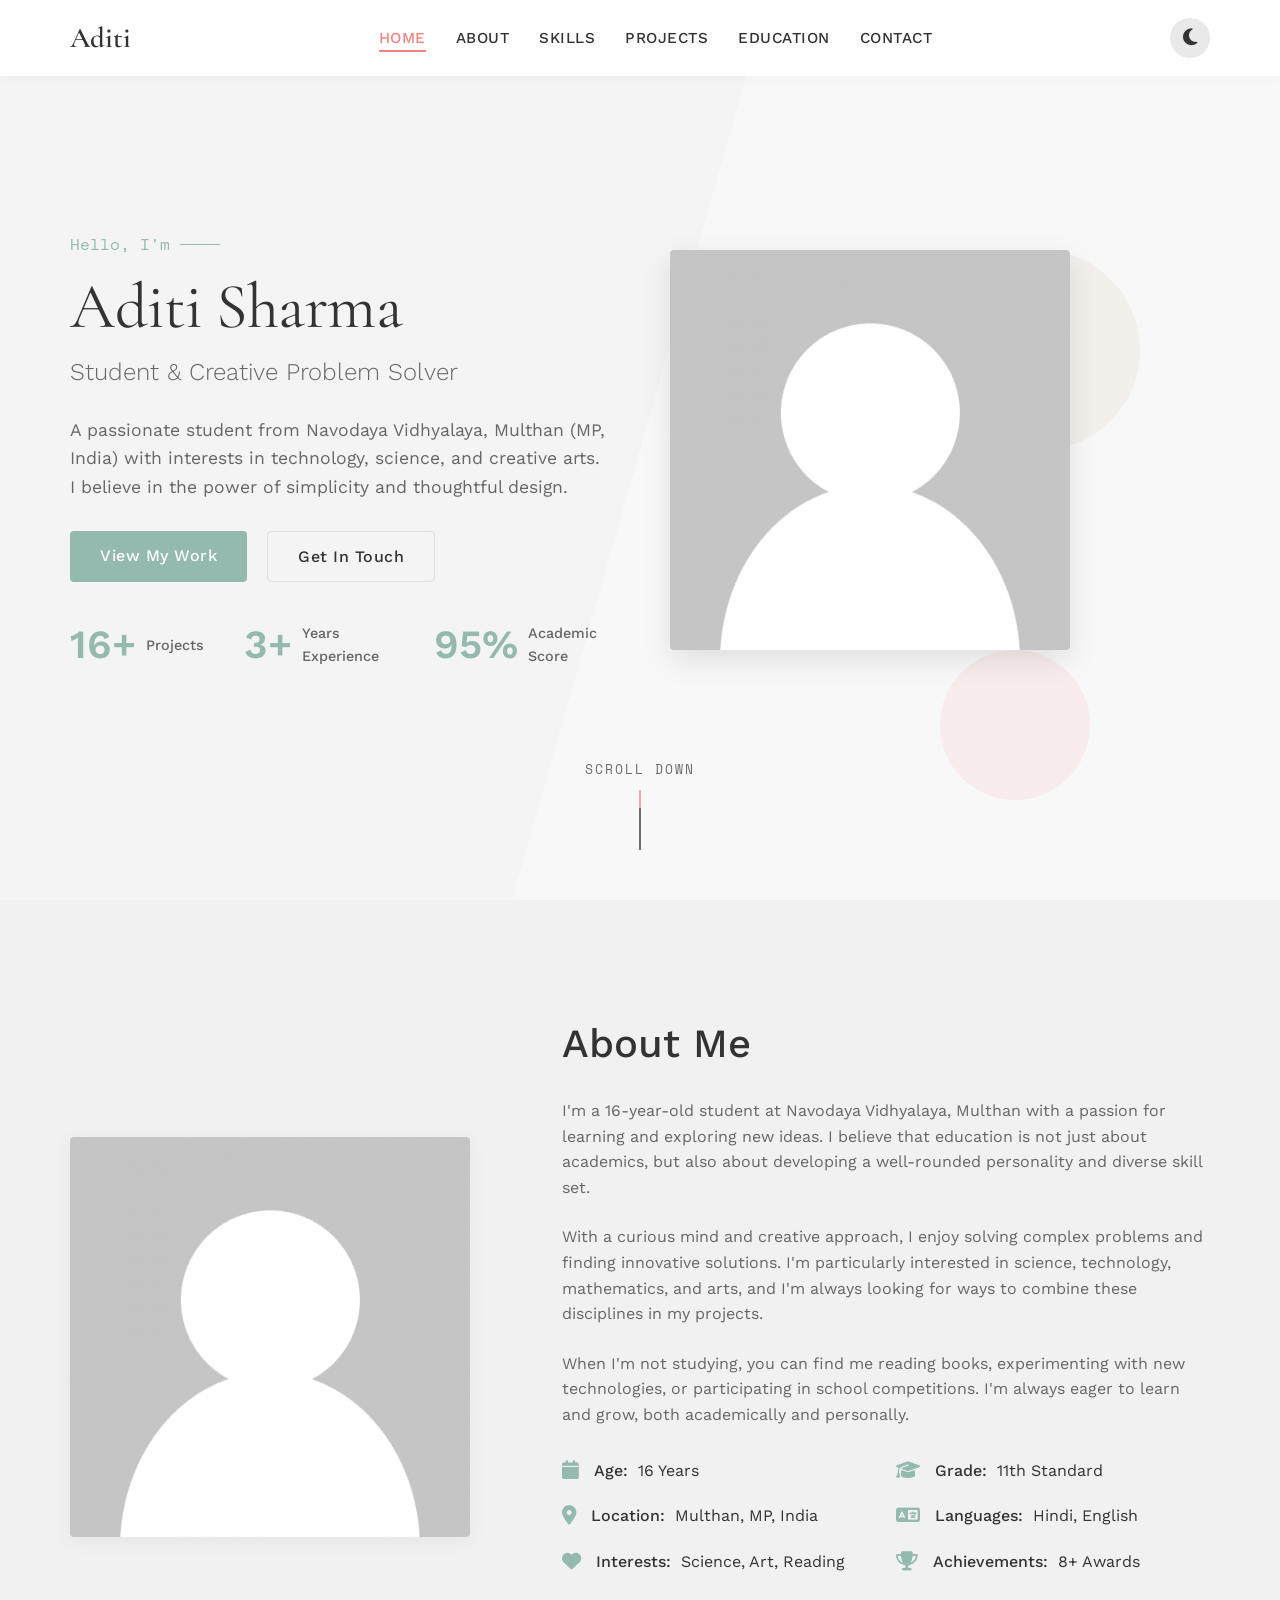
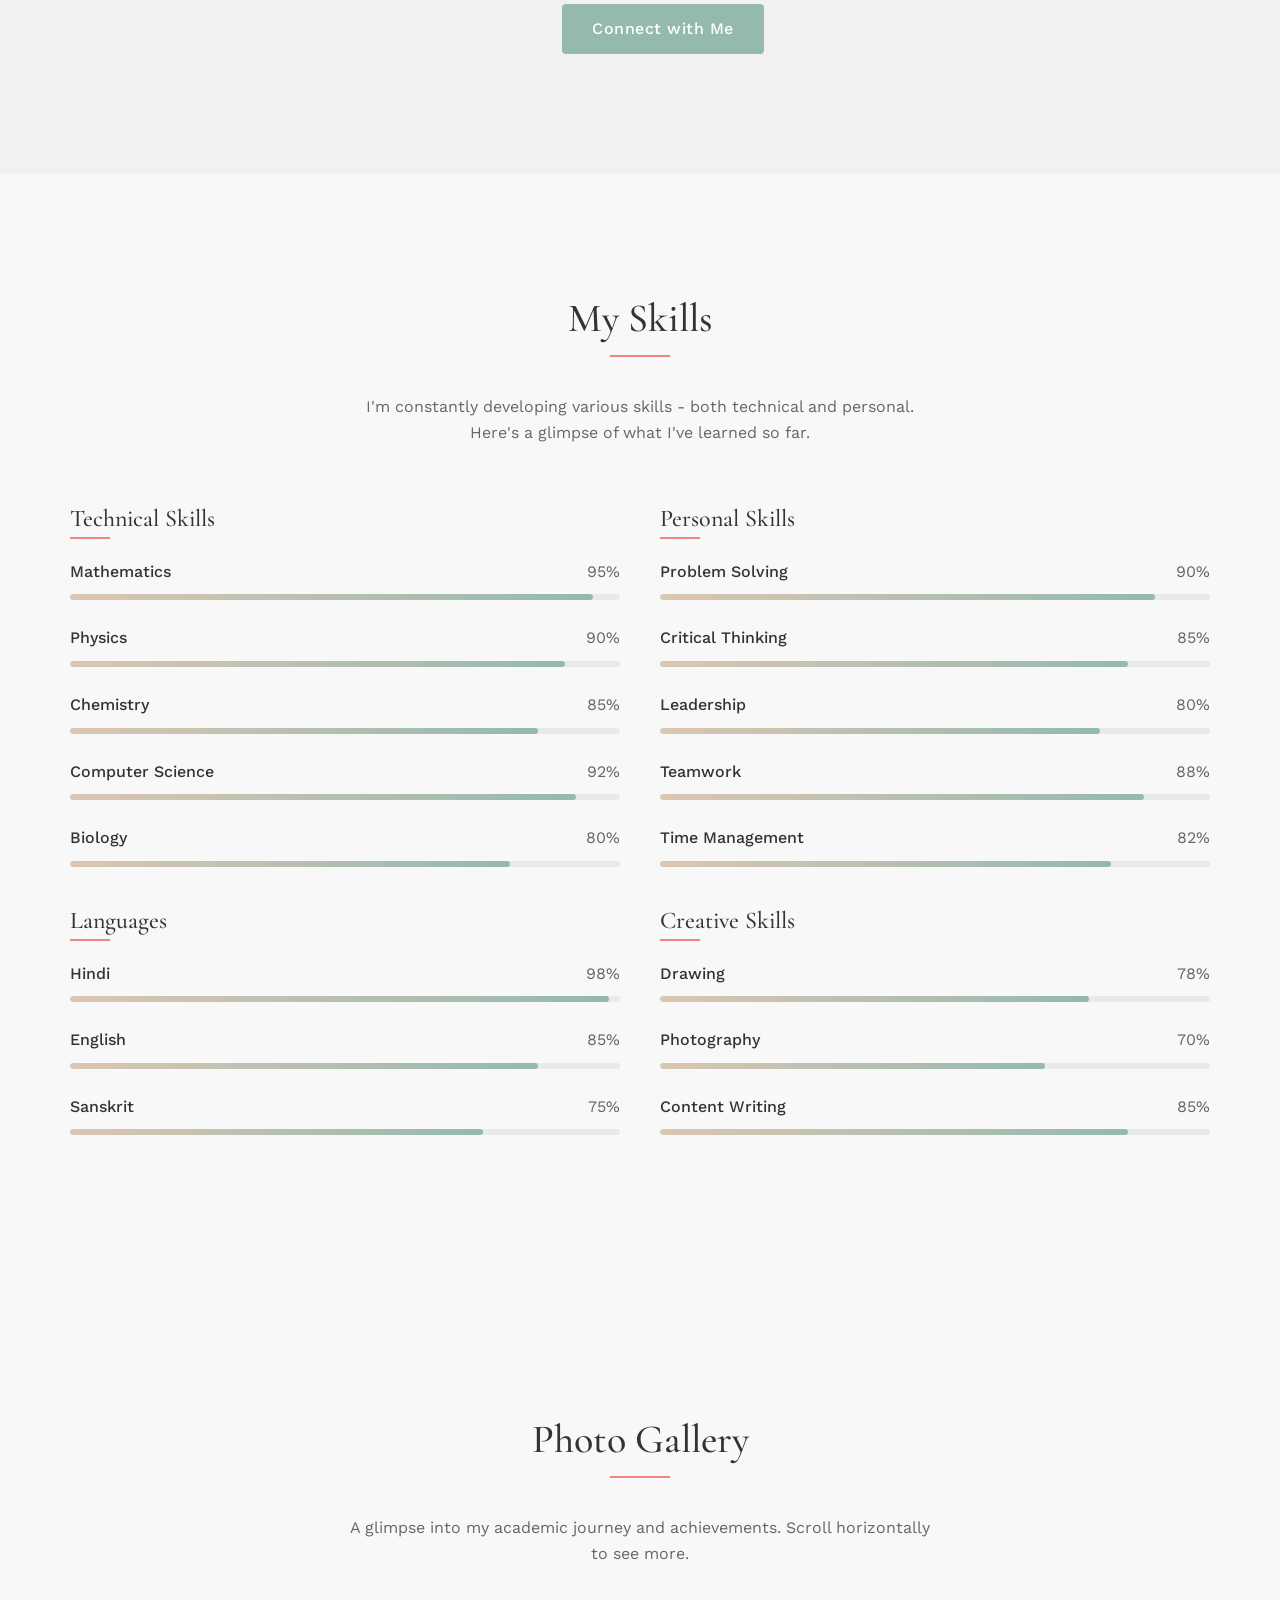
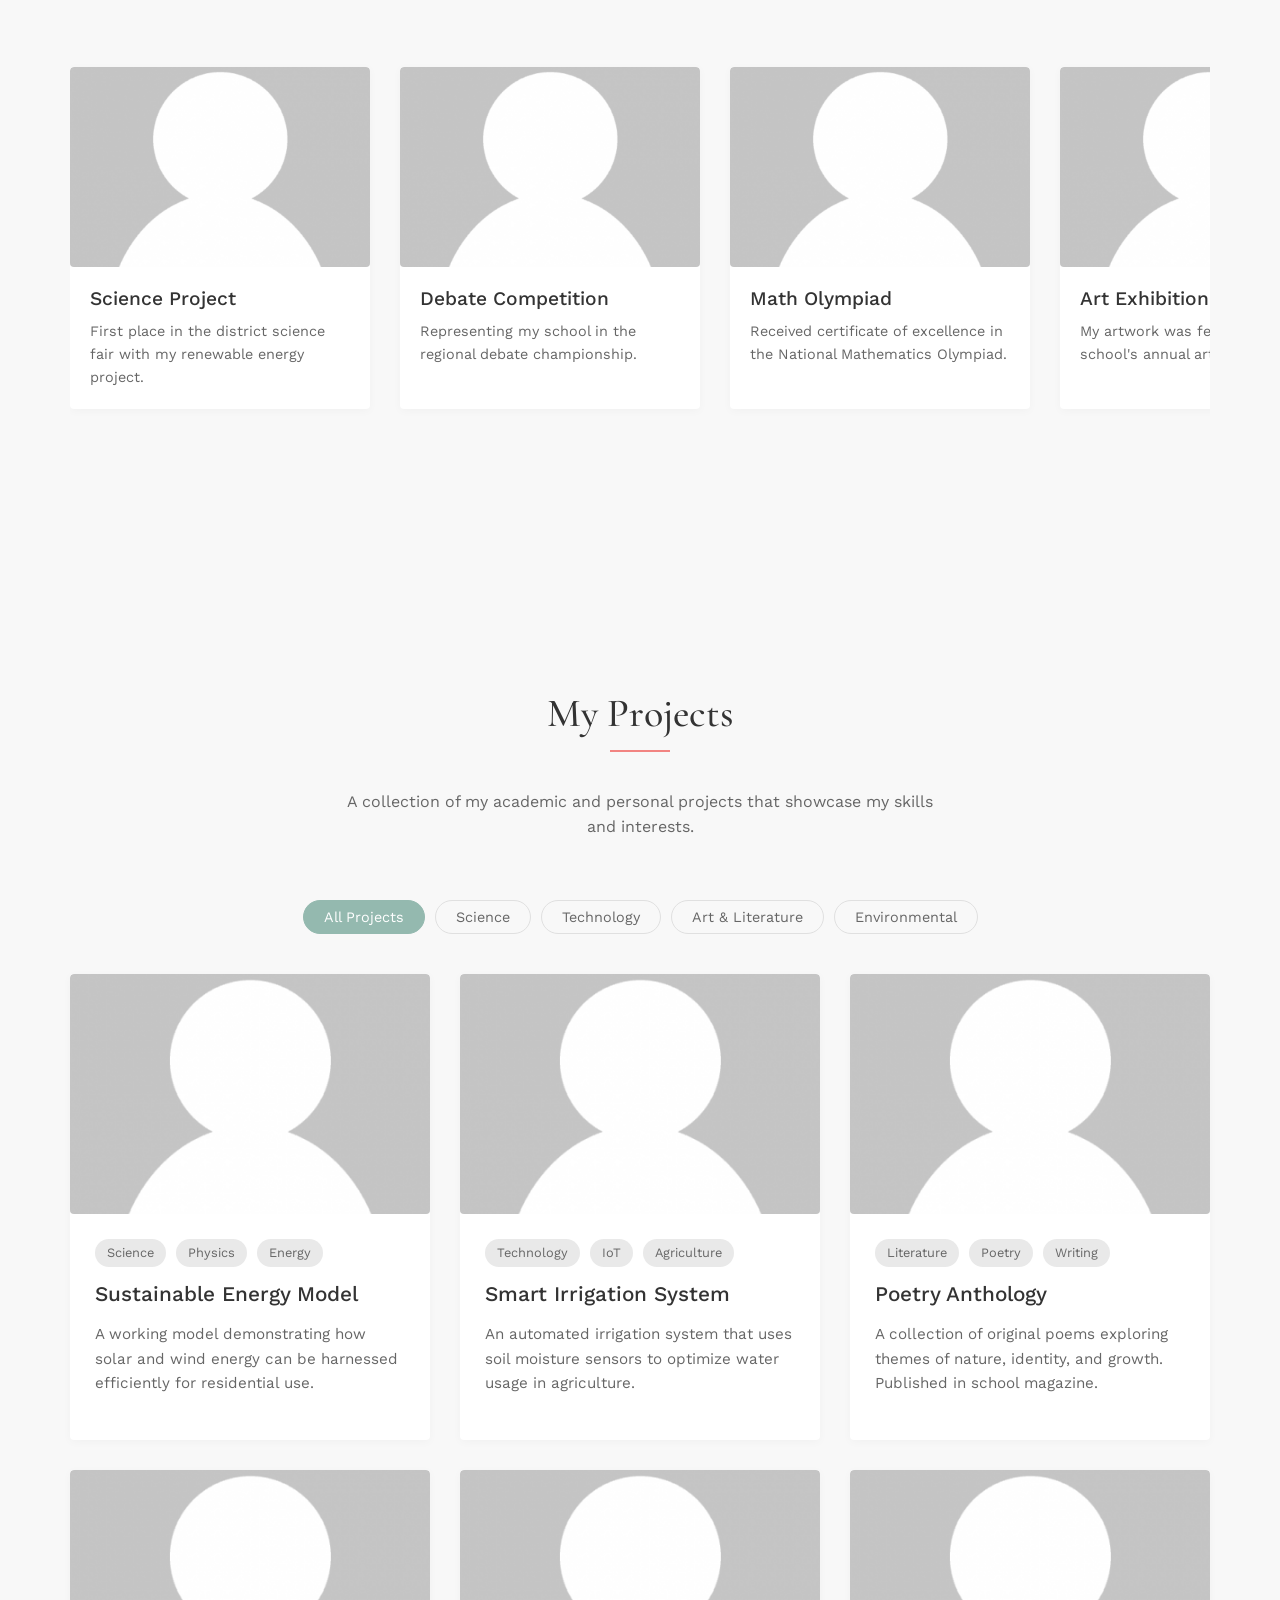
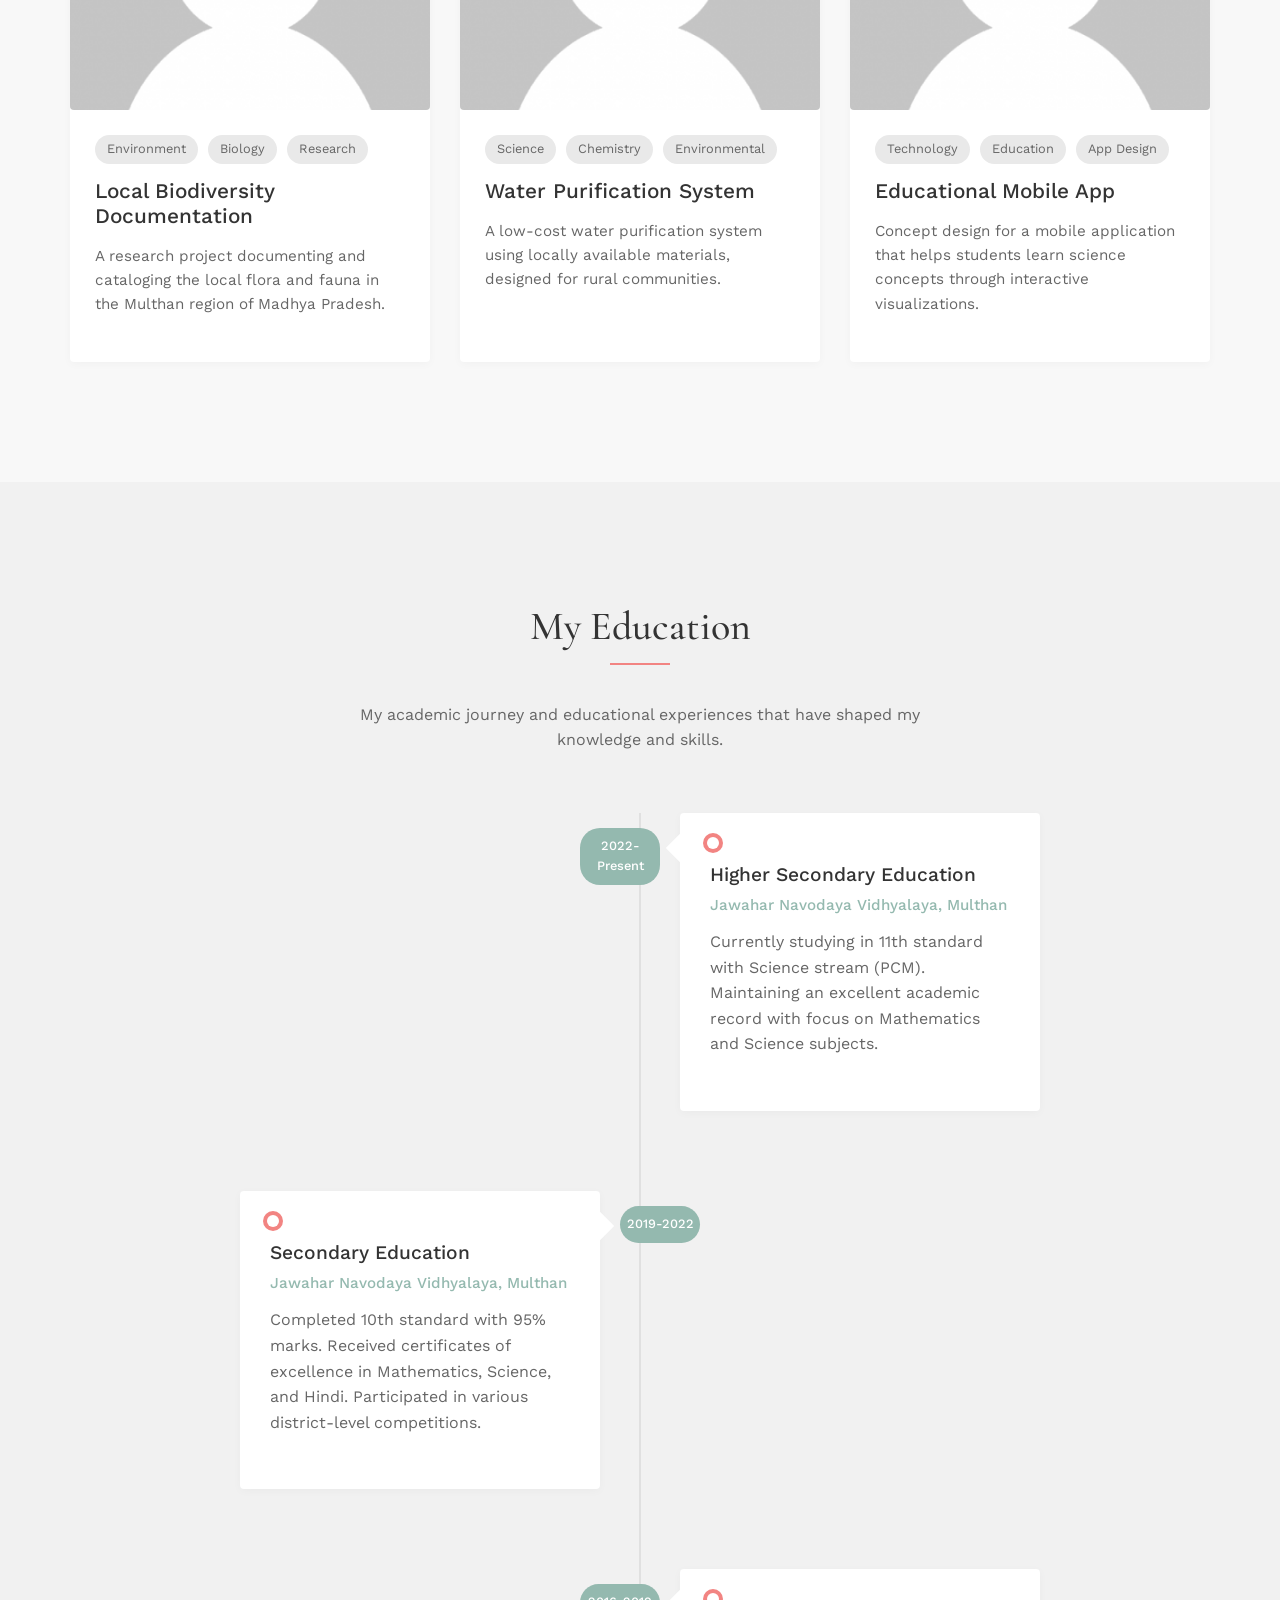
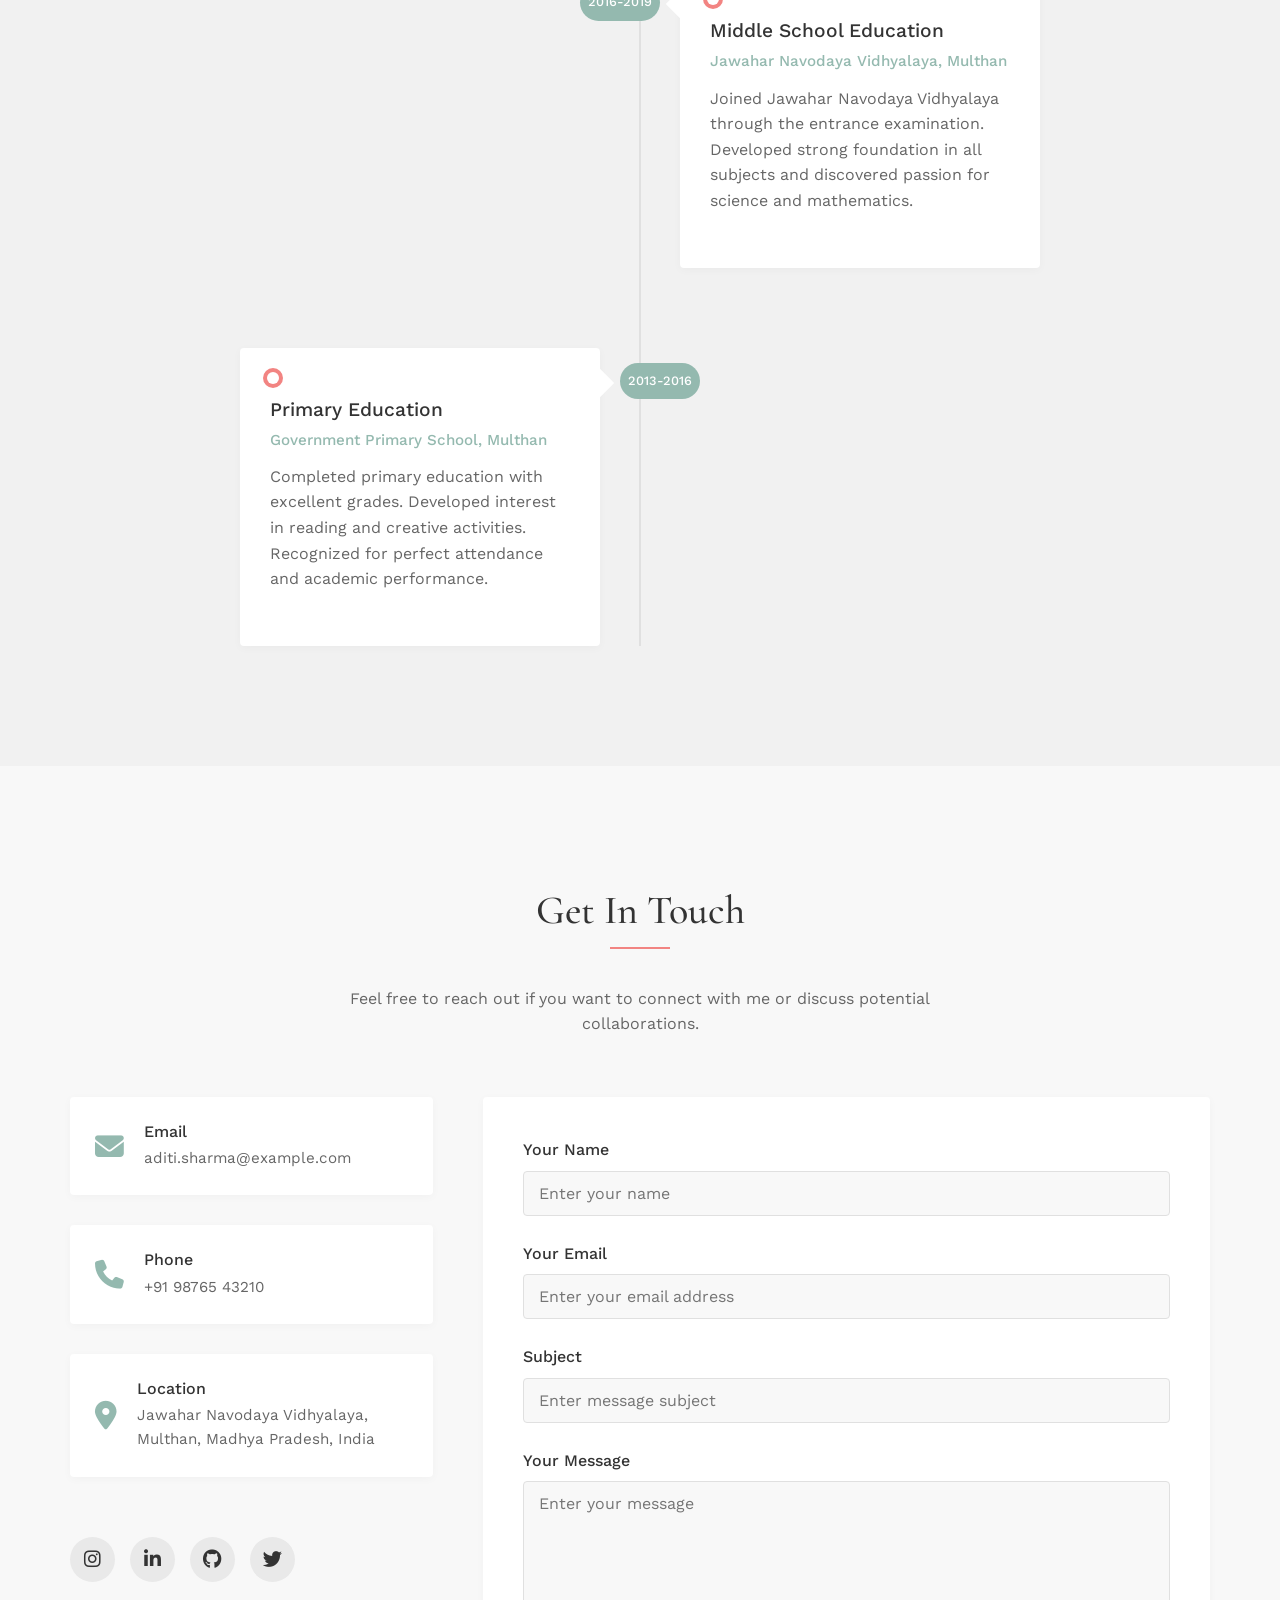
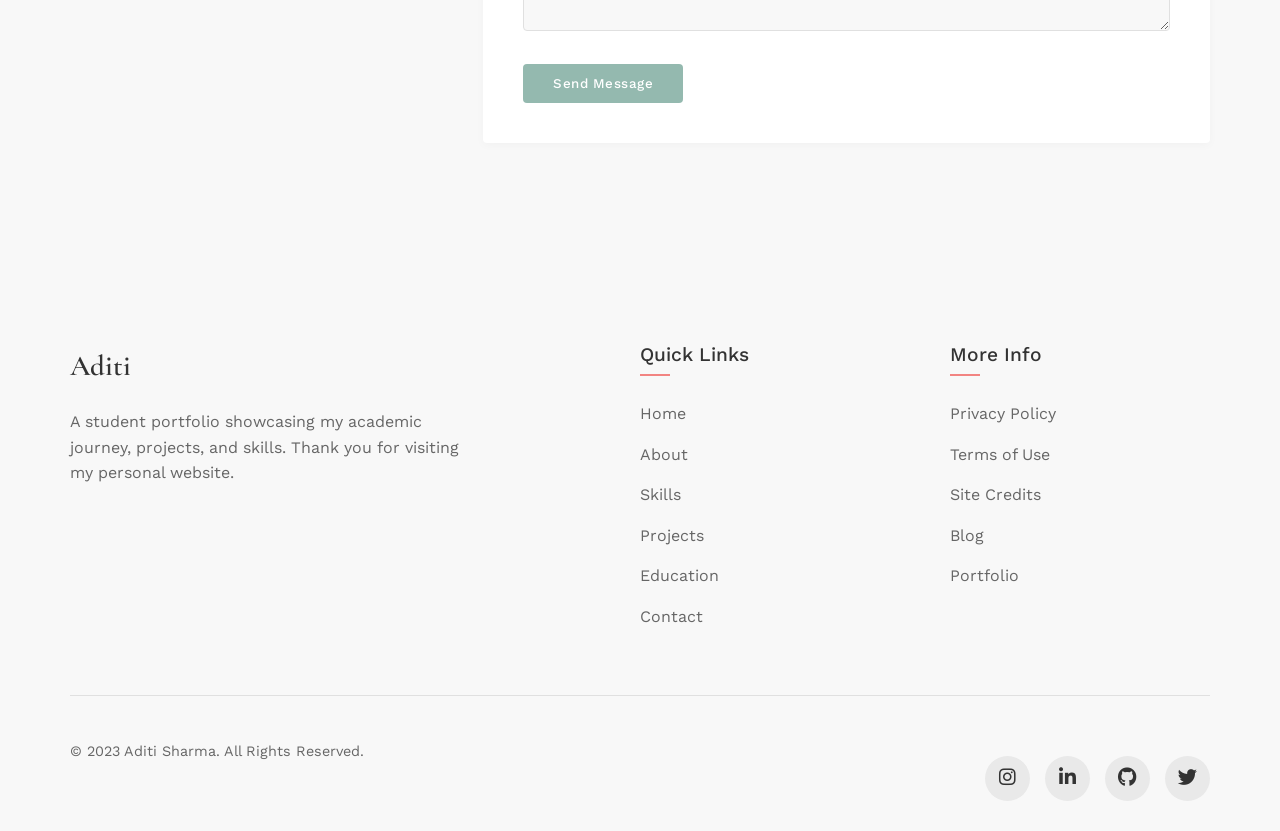
<file: portfolio-10/index.html>
<!DOCTYPE html>
<html lang="en">
<head>
    <meta charset="UTF-8">
    <meta name="viewport" content="width=device-width, initial-scale=1.0">
    <title>Aditi's Portfolio | Scandinavian Minimalist Design</title>
    <meta name="description" content="A clean, minimalist portfolio with Scandinavian design principles, featuring horizontal scrolling sections and clean typography.">
    
    <!-- Stylesheets -->
    <link rel="stylesheet" href="CSS/Home.css">
    
    <!-- Font Awesome Icons -->
    <link rel="stylesheet" href="https://cdnjs.cloudflare.com/ajax/libs/font-awesome/6.4.0/css/all.min.css">
    
    <!-- Google Fonts -->
    <link rel="preconnect" href="https://fonts.googleapis.com">
    <link rel="preconnect" href="https://fonts.gstatic.com" crossorigin>
    <link href="https://fonts.googleapis.com/css2?family=Cormorant+Garamond:wght@400;500;600&family=Space+Mono&family=Work+Sans:wght@300;400;500;600&display=swap" rel="stylesheet">
</head>
<body>
    <!-- Header & Navigation -->
    <header>
        <div class="container">
            <div class="header-inner">
                <div class="logo">
                    <a href="#hero">Aditi</a>
                </div>
                
                <nav>
                    <ul>
                        <li><a href="#hero" class="active">Home</a></li>
                        <li><a href="#about">About</a></li>
                        <li><a href="#skills">Skills</a></li>
                        <li><a href="#projects">Projects</a></li>
                        <li><a href="#education">Education</a></li>
                        <li><a href="#contact">Contact</a></li>
                    </ul>
                </nav>
                
                <button class="mobile-nav-toggle" aria-label="Toggle Mobile Navigation">
                    <i class="fas fa-bars"></i>
                </button>
                
                <button class="theme-toggle" aria-label="Toggle Dark Mode">
                    <i class="fas fa-moon"></i>
                </button>
            </div>
        </div>
    </header>
    
    <!-- Mobile Navigation -->
    <div class="mobile-nav">
        <button class="mobile-nav-close" aria-label="Close Mobile Navigation">
            <i class="fas fa-times"></i>
        </button>
        
        <ul>
            <li>
                <a href="#hero">Home</a>
            </li>
            <li>
                <a href="#about">About</a>
            </li>
            <li>
                <a href="#skills">Skills</a>
            </li>
            <li>
                <a href="#projects">Projects</a>
            </li>
            <li>
                <a href="#education">Education</a>
            </li>
            <li>
                <a href="#contact">Contact</a>
            </li>
        </ul>
    </div>
    
    <!-- Hero Section -->
    <section id="hero" class="hero">
        <div class="container">
            <div class="hero-grid">
                <div class="hero-content fade-in">
                    <span class="hero-greeting">Hello, I'm</span>
                    <h1 class="hero-title">Aditi Sharma</h1>
                    <h2 class="hero-subtitle">Student & Creative Problem Solver</h2>
                    <p class="hero-text">A passionate student from Navodaya Vidhyalaya, Multhan (MP, India) with interests in technology, science, and creative arts. I believe in the power of simplicity and thoughtful design.</p>
                    
                    <div class="hero-cta">
                        <a href="#projects" class="btn">View My Work</a>
                        <a href="#contact" class="btn btn-outline">Get In Touch</a>
                    </div>
                    
                    <div class="hero-stats">
                        <div class="hero-stat">
                            <span class="hero-stat-number">16+</span>
                            <span class="hero-stat-label">Projects</span>
                        </div>
                        
                        <div class="hero-stat">
                            <span class="hero-stat-number">3+</span>
                            <span class="hero-stat-label">Years Experience</span>
                        </div>
                        
                        <div class="hero-stat">
                            <span class="hero-stat-number">95%</span>
                            <span class="hero-stat-label">Academic Score</span>
                        </div>
                    </div>
                </div>
                
                <div class="hero-image zoom-in">
                    <img src="images/no-face-photo.png" alt="Aditi Sharma">
                </div>
            </div>
            
            <div class="scroll-indicator">
                <span class="scroll-text">Scroll Down</span>
                <div class="scroll-line"></div>
            </div>
        </div>
    </section>
    
    <!-- About Section -->
    <section id="about" class="about">
        <div class="container">
            <div class="about-grid">
                <div class="about-image slide-in-left">
                    <img src="images/no-face-photo.png" alt="Aditi Sharma Portrait">
                </div>
                
                <div class="about-content slide-in-right">
                    <h2>About Me</h2>
                    
                    <div class="about-text">
                        <p>I'm a 16-year-old student at Navodaya Vidhyalaya, Multhan with a passion for learning and exploring new ideas. I believe that education is not just about academics, but also about developing a well-rounded personality and diverse skill set.</p>
                        
                        <p>With a curious mind and creative approach, I enjoy solving complex problems and finding innovative solutions. I'm particularly interested in science, technology, mathematics, and arts, and I'm always looking for ways to combine these disciplines in my projects.</p>
                        
                        <p>When I'm not studying, you can find me reading books, experimenting with new technologies, or participating in school competitions. I'm always eager to learn and grow, both academically and personally.</p>
                    </div>
                    
                    <div class="about-info">
                        <div class="about-info-item">
                            <i class="fas fa-calendar"></i>
                            <span>Age:</span> 16 Years
                        </div>
                        
                        <div class="about-info-item">
                            <i class="fas fa-graduation-cap"></i>
                            <span>Grade:</span> 11th Standard
                        </div>
                        
                        <div class="about-info-item">
                            <i class="fas fa-map-marker-alt"></i>
                            <span>Location:</span> Multhan, MP, India
                        </div>
                        
                        <div class="about-info-item">
                            <i class="fas fa-language"></i>
                            <span>Languages:</span> Hindi, English
                        </div>
                        
                        <div class="about-info-item">
                            <i class="fas fa-heart"></i>
                            <span>Interests:</span> Science, Art, Reading
                        </div>
                        
                        <div class="about-info-item">
                            <i class="fas fa-trophy"></i>
                            <span>Achievements:</span> 8+ Awards
                        </div>
                    </div>
                    
                    <a href="#contact" class="btn">Connect with Me</a>
                </div>
            </div>
        </div>
    </section>
    
    <!-- Skills Section -->
    <section id="skills" class="skills">
        <div class="container">
            <div class="section-title fade-in">
                <h2>My Skills</h2>
                <p>I'm constantly developing various skills - both technical and personal. Here's a glimpse of what I've learned so far.</p>
            </div>
            
            <div class="skills-container fade-in">
                <div class="skills-left">
                    <div class="skills-category">
                        <h3>Technical Skills</h3>
                        
                        <div class="skill-item">
                            <div class="skill-info">
                                <span class="skill-name">Mathematics</span>
                                <span class="skill-percentage">95%</span>
                            </div>
                            <div class="skill-progress-bar">
                                <div class="skill-progress" data-percentage="95"></div>
                            </div>
                        </div>
                        
                        <div class="skill-item">
                            <div class="skill-info">
                                <span class="skill-name">Physics</span>
                                <span class="skill-percentage">90%</span>
                            </div>
                            <div class="skill-progress-bar">
                                <div class="skill-progress" data-percentage="90"></div>
                            </div>
                        </div>
                        
                        <div class="skill-item">
                            <div class="skill-info">
                                <span class="skill-name">Chemistry</span>
                                <span class="skill-percentage">85%</span>
                            </div>
                            <div class="skill-progress-bar">
                                <div class="skill-progress" data-percentage="85"></div>
                            </div>
                        </div>
                        
                        <div class="skill-item">
                            <div class="skill-info">
                                <span class="skill-name">Computer Science</span>
                                <span class="skill-percentage">92%</span>
                            </div>
                            <div class="skill-progress-bar">
                                <div class="skill-progress" data-percentage="92"></div>
                            </div>
                        </div>
                        
                        <div class="skill-item">
                            <div class="skill-info">
                                <span class="skill-name">Biology</span>
                                <span class="skill-percentage">80%</span>
                            </div>
                            <div class="skill-progress-bar">
                                <div class="skill-progress" data-percentage="80"></div>
                            </div>
                        </div>
                    </div>
                    
                    <div class="skills-category">
                        <h3>Languages</h3>
                        
                        <div class="skill-item">
                            <div class="skill-info">
                                <span class="skill-name">Hindi</span>
                                <span class="skill-percentage">98%</span>
                            </div>
                            <div class="skill-progress-bar">
                                <div class="skill-progress" data-percentage="98"></div>
                            </div>
                        </div>
                        
                        <div class="skill-item">
                            <div class="skill-info">
                                <span class="skill-name">English</span>
                                <span class="skill-percentage">85%</span>
                            </div>
                            <div class="skill-progress-bar">
                                <div class="skill-progress" data-percentage="85"></div>
                            </div>
                        </div>
                        
                        <div class="skill-item">
                            <div class="skill-info">
                                <span class="skill-name">Sanskrit</span>
                                <span class="skill-percentage">75%</span>
                            </div>
                            <div class="skill-progress-bar">
                                <div class="skill-progress" data-percentage="75"></div>
                            </div>
                        </div>
                    </div>
                </div>
                
                <div class="skills-right">
                    <div class="skills-category">
                        <h3>Personal Skills</h3>
                        
                        <div class="skill-item">
                            <div class="skill-info">
                                <span class="skill-name">Problem Solving</span>
                                <span class="skill-percentage">90%</span>
                            </div>
                            <div class="skill-progress-bar">
                                <div class="skill-progress" data-percentage="90"></div>
                            </div>
                        </div>
                        
                        <div class="skill-item">
                            <div class="skill-info">
                                <span class="skill-name">Critical Thinking</span>
                                <span class="skill-percentage">85%</span>
                            </div>
                            <div class="skill-progress-bar">
                                <div class="skill-progress" data-percentage="85"></div>
                            </div>
                        </div>
                        
                        <div class="skill-item">
                            <div class="skill-info">
                                <span class="skill-name">Leadership</span>
                                <span class="skill-percentage">80%</span>
                            </div>
                            <div class="skill-progress-bar">
                                <div class="skill-progress" data-percentage="80"></div>
                            </div>
                        </div>
                        
                        <div class="skill-item">
                            <div class="skill-info">
                                <span class="skill-name">Teamwork</span>
                                <span class="skill-percentage">88%</span>
                            </div>
                            <div class="skill-progress-bar">
                                <div class="skill-progress" data-percentage="88"></div>
                            </div>
                        </div>
                        
                        <div class="skill-item">
                            <div class="skill-info">
                                <span class="skill-name">Time Management</span>
                                <span class="skill-percentage">82%</span>
                            </div>
                            <div class="skill-progress-bar">
                                <div class="skill-progress" data-percentage="82"></div>
                            </div>
                        </div>
                    </div>
                    
                    <div class="skills-category">
                        <h3>Creative Skills</h3>
                        
                        <div class="skill-item">
                            <div class="skill-info">
                                <span class="skill-name">Drawing</span>
                                <span class="skill-percentage">78%</span>
                            </div>
                            <div class="skill-progress-bar">
                                <div class="skill-progress" data-percentage="78"></div>
                            </div>
                        </div>
                        
                        <div class="skill-item">
                            <div class="skill-info">
                                <span class="skill-name">Photography</span>
                                <span class="skill-percentage">70%</span>
                            </div>
                            <div class="skill-progress-bar">
                                <div class="skill-progress" data-percentage="70"></div>
                            </div>
                        </div>
                        
                        <div class="skill-item">
                            <div class="skill-info">
                                <span class="skill-name">Content Writing</span>
                                <span class="skill-percentage">85%</span>
                            </div>
                            <div class="skill-progress-bar">
                                <div class="skill-progress" data-percentage="85"></div>
                            </div>
                        </div>
                    </div>
                </div>
            </div>
        </div>
    </section>
    
    <!-- Horizontal Scrolling Gallery -->
    <section class="horizontal-gallery">
        <div class="container">
            <div class="section-title fade-in">
                <h2>Photo Gallery</h2>
                <p>A glimpse into my academic journey and achievements. Scroll horizontally to see more.</p>
            </div>
            
            <div class="horizontal-scroll fade-in">
                <div class="scroll-content">
                    <div class="scroll-item card-hover">
                        <div class="scroll-image">
                            <img src="images/no-face-photo.png" alt="Science Project">
                        </div>
                        <div class="scroll-text-content">
                            <h3 class="scroll-title">Science Project</h3>
                            <p class="scroll-desc">First place in the district science fair with my renewable energy project.</p>
                        </div>
                    </div>
                    
                    <div class="scroll-item card-hover">
                        <div class="scroll-image">
                            <img src="images/no-face-photo.png" alt="Debate Competition">
                        </div>
                        <div class="scroll-text-content">
                            <h3 class="scroll-title">Debate Competition</h3>
                            <p class="scroll-desc">Representing my school in the regional debate championship.</p>
                        </div>
                    </div>
                    
                    <div class="scroll-item card-hover">
                        <div class="scroll-image">
                            <img src="images/no-face-photo.png" alt="Math Olympiad">
                        </div>
                        <div class="scroll-text-content">
                            <h3 class="scroll-title">Math Olympiad</h3>
                            <p class="scroll-desc">Received certificate of excellence in the National Mathematics Olympiad.</p>
                        </div>
                    </div>
                    
                    <div class="scroll-item card-hover">
                        <div class="scroll-image">
                            <img src="images/no-face-photo.png" alt="Art Exhibition">
                        </div>
                        <div class="scroll-text-content">
                            <h3 class="scroll-title">Art Exhibition</h3>
                            <p class="scroll-desc">My artwork was featured in the school's annual art exhibition.</p>
                        </div>
                    </div>
                    
                    <div class="scroll-item card-hover">
                        <div class="scroll-image">
                            <img src="images/no-face-photo.png" alt="Sports Day">
                        </div>
                        <div class="scroll-text-content">
                            <h3 class="scroll-title">Sports Day</h3>
                            <p class="scroll-desc">Won gold medal in the 400m race at our annual sports meet.</p>
                        </div>
                    </div>
                </div>
            </div>
        </div>
    </section>
    
    <!-- Projects Section -->
    <section id="projects" class="projects">
        <div class="container">
            <div class="section-title fade-in">
                <h2>My Projects</h2>
                <p>A collection of my academic and personal projects that showcase my skills and interests.</p>
            </div>
            
            <div class="projects-filter fade-in">
                <button class="filter-btn active" data-category="all">All Projects</button>
                <button class="filter-btn" data-category="science">Science</button>
                <button class="filter-btn" data-category="technology">Technology</button>
                <button class="filter-btn" data-category="art">Art & Literature</button>
                <button class="filter-btn" data-category="environment">Environmental</button>
            </div>
            
            <div class="projects-grid fade-in">
                <div class="project-card" data-category="science">
                    <div class="project-image">
                        <img src="images/no-face-photo.png" alt="Sustainable Energy Model">
                        <div class="project-overlay">
                            <div class="project-links">
                                <a href="#" class="project-link tooltip" data-tooltip="View Details">
                                    <i class="fas fa-eye"></i>
                                </a>
                                <a href="#" class="project-link tooltip" data-tooltip="View Gallery">
                                    <i class="fas fa-images"></i>
                                </a>
                            </div>
                        </div>
                    </div>
                    <div class="project-content">
                        <div class="project-tags">
                            <span class="project-tag">Science</span>
                            <span class="project-tag">Physics</span>
                            <span class="project-tag">Energy</span>
                        </div>
                        <h3 class="project-title">Sustainable Energy Model</h3>
                        <p class="project-description">A working model demonstrating how solar and wind energy can be harnessed efficiently for residential use.</p>
                    </div>
                </div>
                
                <div class="project-card" data-category="technology">
                    <div class="project-image">
                        <img src="images/no-face-photo.png" alt="Smart Irrigation System">
                        <div class="project-overlay">
                            <div class="project-links">
                                <a href="#" class="project-link tooltip" data-tooltip="View Details">
                                    <i class="fas fa-eye"></i>
                                </a>
                                <a href="#" class="project-link tooltip" data-tooltip="View Gallery">
                                    <i class="fas fa-images"></i>
                                </a>
                            </div>
                        </div>
                    </div>
                    <div class="project-content">
                        <div class="project-tags">
                            <span class="project-tag">Technology</span>
                            <span class="project-tag">IoT</span>
                            <span class="project-tag">Agriculture</span>
                        </div>
                        <h3 class="project-title">Smart Irrigation System</h3>
                        <p class="project-description">An automated irrigation system that uses soil moisture sensors to optimize water usage in agriculture.</p>
                    </div>
                </div>
                
                <div class="project-card" data-category="art">
                    <div class="project-image">
                        <img src="images/no-face-photo.png" alt="Poetry Anthology">
                        <div class="project-overlay">
                            <div class="project-links">
                                <a href="#" class="project-link tooltip" data-tooltip="View Details">
                                    <i class="fas fa-eye"></i>
                                </a>
                                <a href="#" class="project-link tooltip" data-tooltip="View Gallery">
                                    <i class="fas fa-images"></i>
                                </a>
                            </div>
                        </div>
                    </div>
                    <div class="project-content">
                        <div class="project-tags">
                            <span class="project-tag">Literature</span>
                            <span class="project-tag">Poetry</span>
                            <span class="project-tag">Writing</span>
                        </div>
                        <h3 class="project-title">Poetry Anthology</h3>
                        <p class="project-description">A collection of original poems exploring themes of nature, identity, and growth. Published in school magazine.</p>
                    </div>
                </div>
                
                <div class="project-card" data-category="environment">
                    <div class="project-image">
                        <img src="images/no-face-photo.png" alt="Local Biodiversity Documentation">
                        <div class="project-overlay">
                            <div class="project-links">
                                <a href="#" class="project-link tooltip" data-tooltip="View Details">
                                    <i class="fas fa-eye"></i>
                                </a>
                                <a href="#" class="project-link tooltip" data-tooltip="View Gallery">
                                    <i class="fas fa-images"></i>
                                </a>
                            </div>
                        </div>
                    </div>
                    <div class="project-content">
                        <div class="project-tags">
                            <span class="project-tag">Environment</span>
                            <span class="project-tag">Biology</span>
                            <span class="project-tag">Research</span>
                        </div>
                        <h3 class="project-title">Local Biodiversity Documentation</h3>
                        <p class="project-description">A research project documenting and cataloging the local flora and fauna in the Multhan region of Madhya Pradesh.</p>
                    </div>
                </div>
                
                <div class="project-card" data-category="science">
                    <div class="project-image">
                        <img src="images/no-face-photo.png" alt="Water Purification System">
                        <div class="project-overlay">
                            <div class="project-links">
                                <a href="#" class="project-link tooltip" data-tooltip="View Details">
                                    <i class="fas fa-eye"></i>
                                </a>
                                <a href="#" class="project-link tooltip" data-tooltip="View Gallery">
                                    <i class="fas fa-images"></i>
                                </a>
                            </div>
                        </div>
                    </div>
                    <div class="project-content">
                        <div class="project-tags">
                            <span class="project-tag">Science</span>
                            <span class="project-tag">Chemistry</span>
                            <span class="project-tag">Environmental</span>
                        </div>
                        <h3 class="project-title">Water Purification System</h3>
                        <p class="project-description">A low-cost water purification system using locally available materials, designed for rural communities.</p>
                    </div>
                </div>
                
                <div class="project-card" data-category="technology">
                    <div class="project-image">
                        <img src="images/no-face-photo.png" alt="Educational Mobile App">
                        <div class="project-overlay">
                            <div class="project-links">
                                <a href="#" class="project-link tooltip" data-tooltip="View Details">
                                    <i class="fas fa-eye"></i>
                                </a>
                                <a href="#" class="project-link tooltip" data-tooltip="View Gallery">
                                    <i class="fas fa-images"></i>
                                </a>
                            </div>
                        </div>
                    </div>
                    <div class="project-content">
                        <div class="project-tags">
                            <span class="project-tag">Technology</span>
                            <span class="project-tag">Education</span>
                            <span class="project-tag">App Design</span>
                        </div>
                        <h3 class="project-title">Educational Mobile App</h3>
                        <p class="project-description">Concept design for a mobile application that helps students learn science concepts through interactive visualizations.</p>
                    </div>
                </div>
            </div>
        </div>
    </section>
    
    <!-- Education Section -->
    <section id="education" class="education">
        <div class="container">
            <div class="section-title fade-in">
                <h2>My Education</h2>
                <p>My academic journey and educational experiences that have shaped my knowledge and skills.</p>
            </div>
            
            <div class="education-timeline fade-in">
                <div class="timeline-item">
                    <div class="timeline-content">
                        <div class="timeline-dot"></div>
                        <div class="timeline-date">2022-Present</div>
                        <h3 class="timeline-title">Higher Secondary Education</h3>
                        <h4 class="timeline-subtitle">Jawahar Navodaya Vidhyalaya, Multhan</h4>
                        <p>Currently studying in 11th standard with Science stream (PCM). Maintaining an excellent academic record with focus on Mathematics and Science subjects.</p>
                    </div>
                </div>
                
                <div class="timeline-item">
                    <div class="timeline-content">
                        <div class="timeline-date">2019-2022</div>
                        <div class="timeline-dot"></div>
                        <h3 class="timeline-title">Secondary Education</h3>
                        <h4 class="timeline-subtitle">Jawahar Navodaya Vidhyalaya, Multhan</h4>
                        <p>Completed 10th standard with 95% marks. Received certificates of excellence in Mathematics, Science, and Hindi. Participated in various district-level competitions.</p>
                    </div>
                </div>
                
                <div class="timeline-item">
                    <div class="timeline-content">
                        <div class="timeline-date">2016-2019</div>
                        <div class="timeline-dot"></div>
                        <h3 class="timeline-title">Middle School Education</h3>
                        <h4 class="timeline-subtitle">Jawahar Navodaya Vidhyalaya, Multhan</h4>
                        <p>Joined Jawahar Navodaya Vidhyalaya through the entrance examination. Developed strong foundation in all subjects and discovered passion for science and mathematics.</p>
                    </div>
                </div>
                
                <div class="timeline-item">
                    <div class="timeline-content">
                        <div class="timeline-date">2013-2016</div>
                        <div class="timeline-dot"></div>
                        <h3 class="timeline-title">Primary Education</h3>
                        <h4 class="timeline-subtitle">Government Primary School, Multhan</h4>
                        <p>Completed primary education with excellent grades. Developed interest in reading and creative activities. Recognized for perfect attendance and academic performance.</p>
                    </div>
                </div>
            </div>
        </div>
    </section>
    
    <!-- Contact Section -->
    <section id="contact" class="contact">
        <div class="container">
            <div class="section-title fade-in">
                <h2>Get In Touch</h2>
                <p>Feel free to reach out if you want to connect with me or discuss potential collaborations.</p>
            </div>
            
            <div class="contact-grid fade-in">
                <div class="contact-info">
                    <div class="contact-card">
                        <i class="fas fa-envelope"></i>
                        <div class="contact-details">
                            <h4>Email</h4>
                            <p>aditi.sharma@example.com</p>
                        </div>
                    </div>
                    
                    <div class="contact-card">
                        <i class="fas fa-phone"></i>
                        <div class="contact-details">
                            <h4>Phone</h4>
                            <p>+91 98765 43210</p>
                        </div>
                    </div>
                    
                    <div class="contact-card">
                        <i class="fas fa-map-marker-alt"></i>
                        <div class="contact-details">
                            <h4>Location</h4>
                            <p>Jawahar Navodaya Vidhyalaya, Multhan, Madhya Pradesh, India</p>
                        </div>
                    </div>
                    
                    <div class="contact-social">
                        <a href="#" class="social-link tooltip" data-tooltip="Instagram">
                            <i class="fab fa-instagram"></i>
                        </a>
                        <a href="#" class="social-link tooltip" data-tooltip="LinkedIn">
                            <i class="fab fa-linkedin-in"></i>
                        </a>
                        <a href="#" class="social-link tooltip" data-tooltip="GitHub">
                            <i class="fab fa-github"></i>
                        </a>
                        <a href="#" class="social-link tooltip" data-tooltip="Twitter">
                            <i class="fab fa-twitter"></i>
                        </a>
                    </div>
                </div>
                
                <div class="contact-form">
                    <div class="form-success">Thank you for your message! I'll get back to you soon.</div>
                    
                    <form>
                        <div class="form-group">
                            <label for="name" class="form-label">Your Name</label>
                            <input type="text" id="name" class="form-control" placeholder="Enter your name">
                            <div class="form-error"></div>
                        </div>
                        
                        <div class="form-group">
                            <label for="email" class="form-label">Your Email</label>
                            <input type="email" id="email" class="form-control" placeholder="Enter your email address">
                            <div class="form-error"></div>
                        </div>
                        
                        <div class="form-group">
                            <label for="subject" class="form-label">Subject</label>
                            <input type="text" id="subject" class="form-control" placeholder="Enter message subject">
                            <div class="form-error"></div>
                        </div>
                        
                        <div class="form-group">
                            <label for="message" class="form-label">Your Message</label>
                            <textarea id="message" class="form-control" placeholder="Enter your message"></textarea>
                            <div class="form-error"></div>
                        </div>
                        
                        <button type="submit" class="btn">Send Message</button>
                    </form>
                </div>
            </div>
        </div>
    </section>
    
    <!-- Footer -->
    <footer>
        <div class="container">
            <div class="footer-grid">
                <div class="footer-about">
                    <div class="footer-logo">Aditi</div>
                    <p class="footer-text">A student portfolio showcasing my academic journey, projects, and skills. Thank you for visiting my personal website.</p>
                </div>
                
                <div class="footer-links">
                    <h3 class="footer-heading">Quick Links</h3>
                    <ul>
                        <li><a href="#hero">Home</a></li>
                        <li><a href="#about">About</a></li>
                        <li><a href="#skills">Skills</a></li>
                        <li><a href="#projects">Projects</a></li>
                        <li><a href="#education">Education</a></li>
                        <li><a href="#contact">Contact</a></li>
                    </ul>
                </div>
                
                <div class="footer-links">
                    <h3 class="footer-heading">More Info</h3>
                    <ul>
                        <li><a href="#">Privacy Policy</a></li>
                        <li><a href="#">Terms of Use</a></li>
                        <li><a href="#">Site Credits</a></li>
                        <li><a href="#">Blog</a></li>
                        <li><a href="#">Portfolio</a></li>
                    </ul>
                </div>
            </div>
            
            <div class="footer-bottom">
                <p class="copyright">&copy; 2023 Aditi Sharma. All Rights Reserved.</p>
                
                <div class="contact-social">
                    <a href="#" class="social-link tooltip" data-tooltip="Instagram">
                        <i class="fab fa-instagram"></i>
                    </a>
                    <a href="#" class="social-link tooltip" data-tooltip="LinkedIn">
                        <i class="fab fa-linkedin-in"></i>
                    </a>
                    <a href="#" class="social-link tooltip" data-tooltip="GitHub">
                        <i class="fab fa-github"></i>
                    </a>
                    <a href="#" class="social-link tooltip" data-tooltip="Twitter">
                        <i class="fab fa-twitter"></i>
                    </a>
                </div>
            </div>
        </div>
    </footer>
    
    <!-- Back to Top Button -->
    <a href="#" class="back-to-top" aria-label="Back to Top">
        <i class="fas fa-arrow-up"></i>
    </a>
    
    <!-- Scripts -->
    <script src="JS/Home.js"></script>
</body>
</html>
</file>
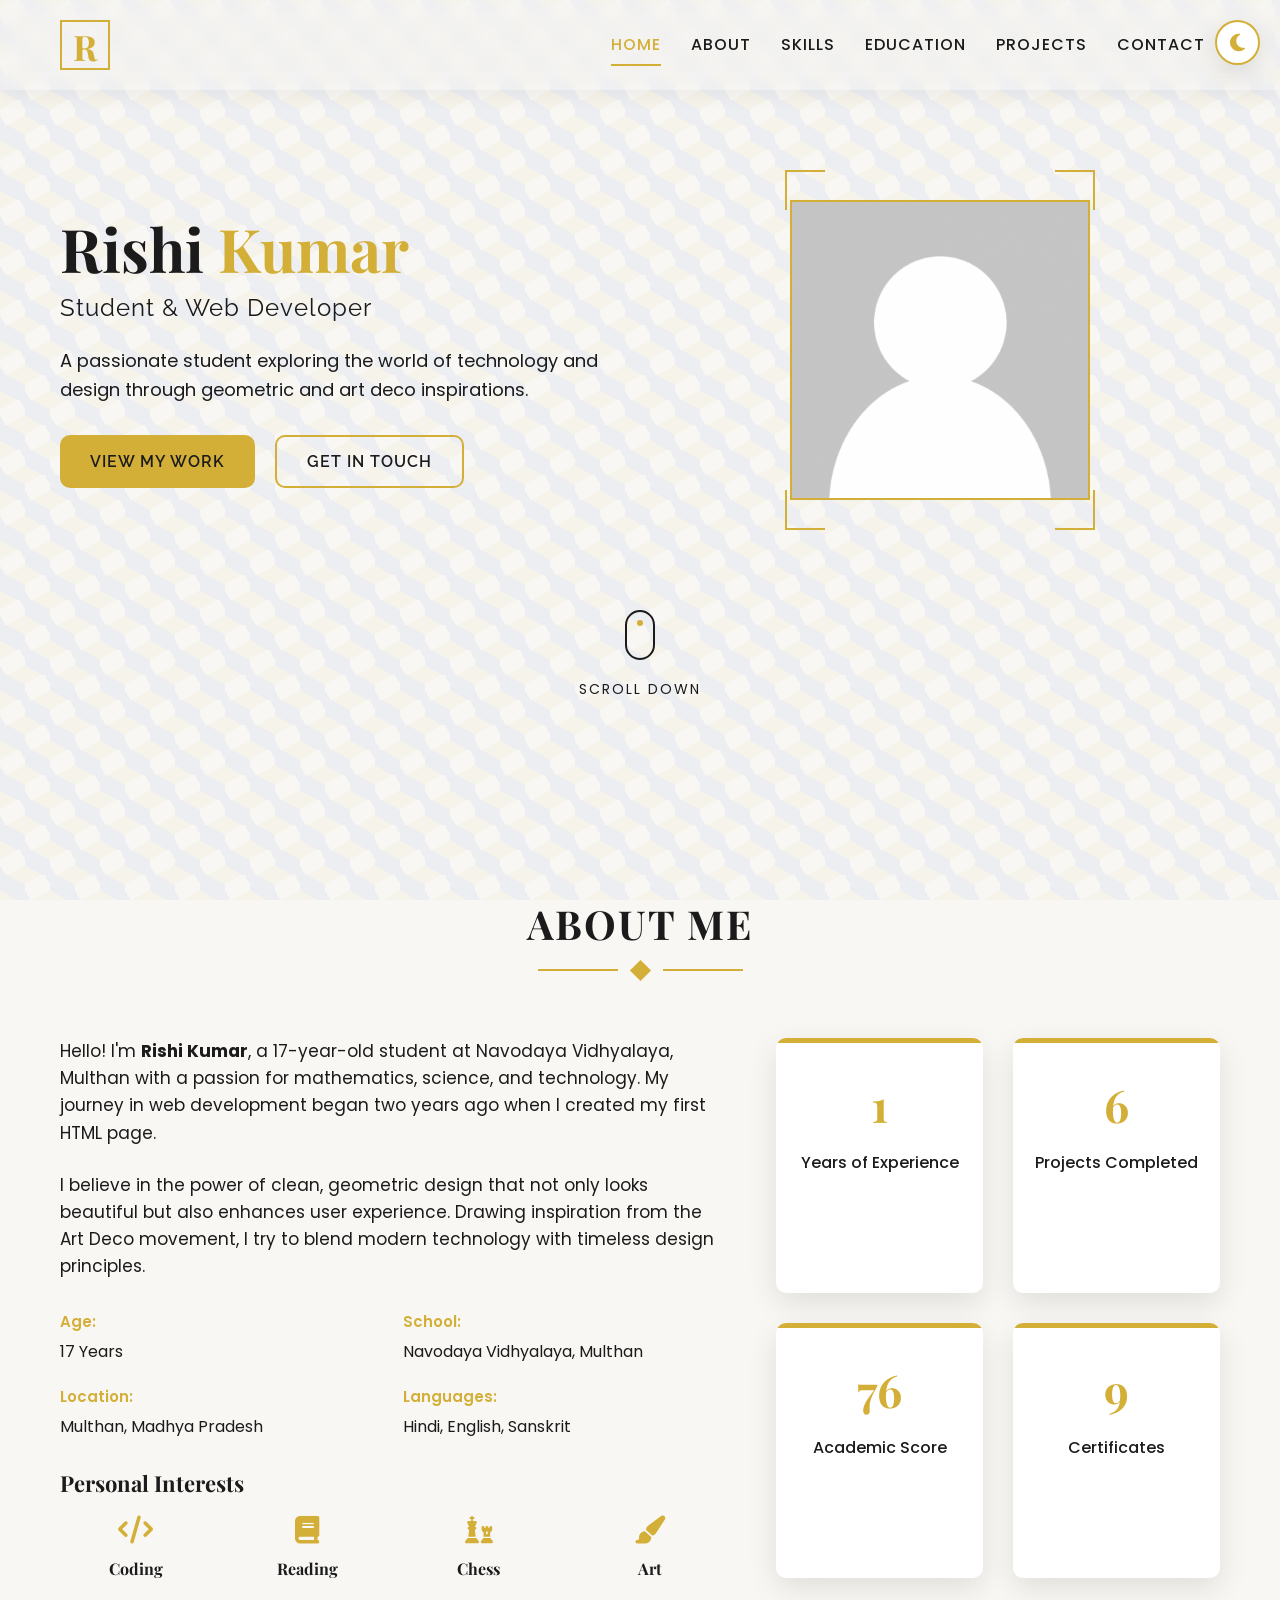
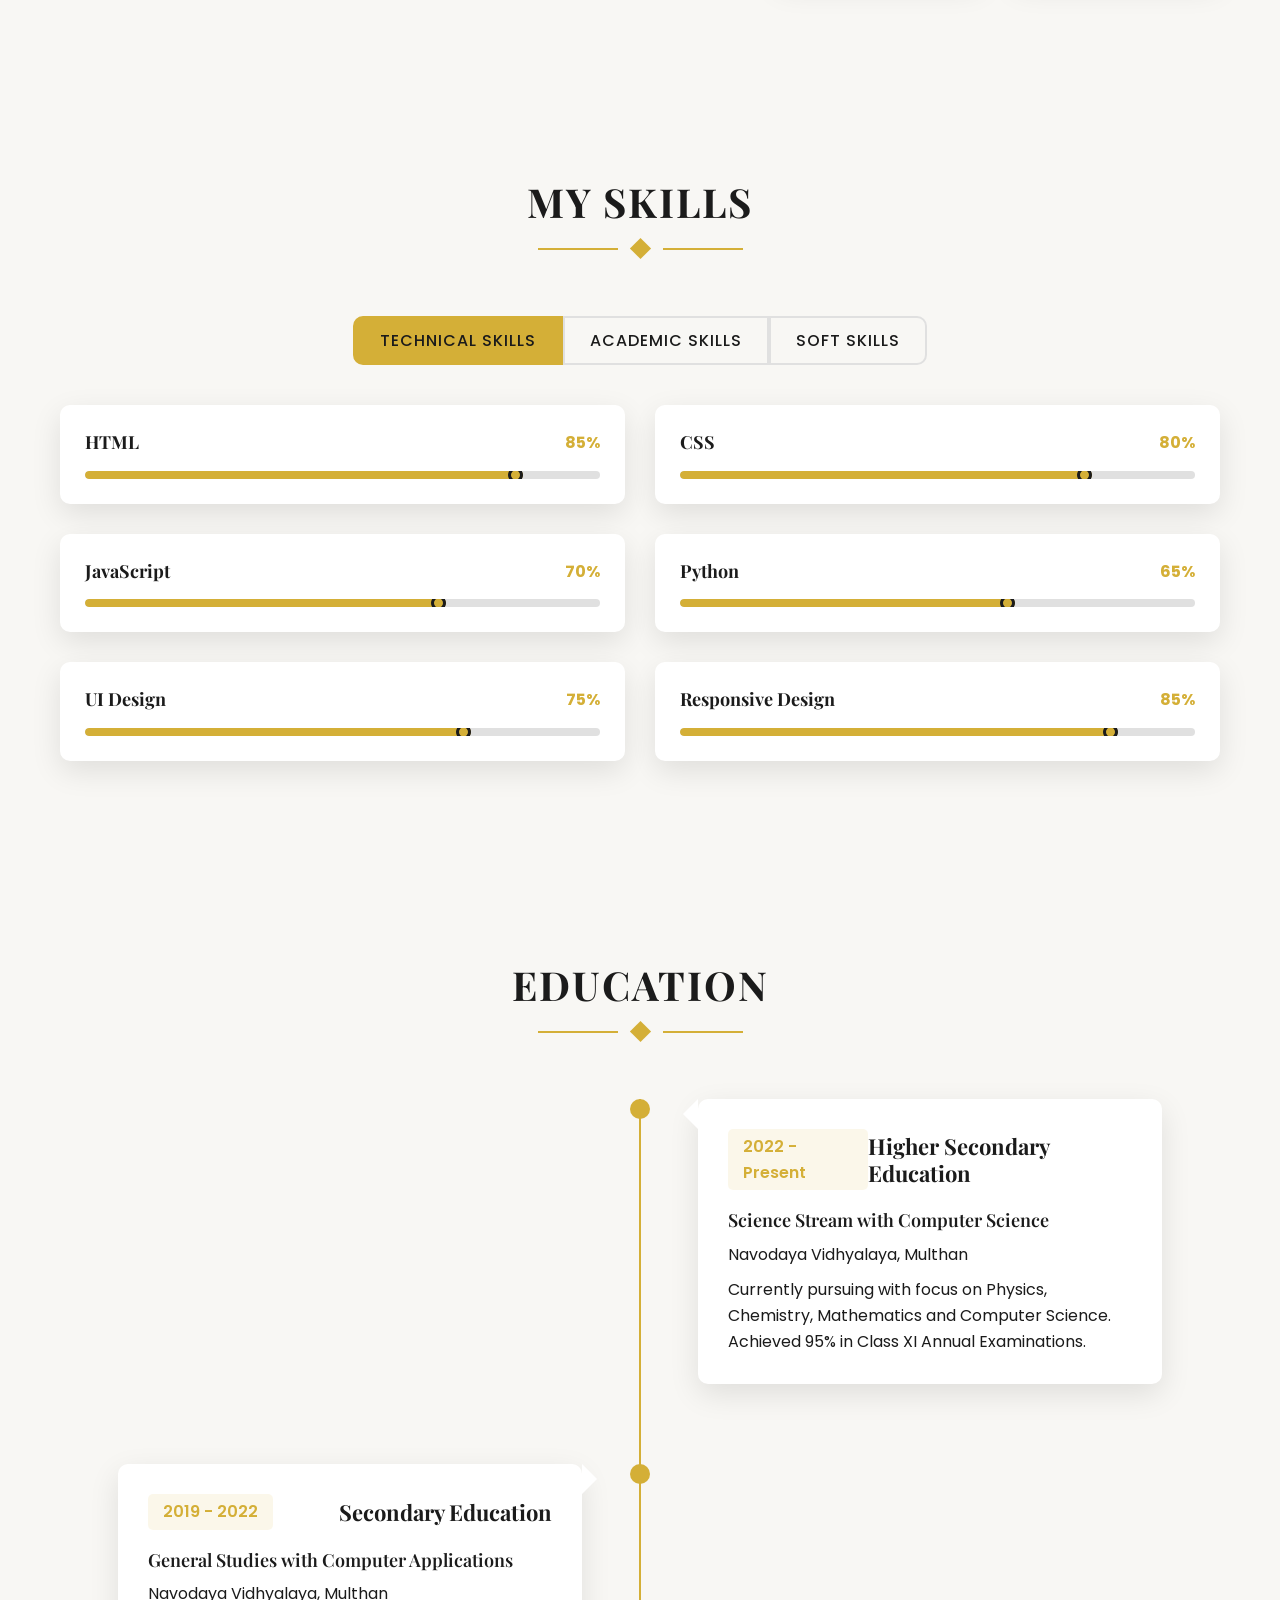
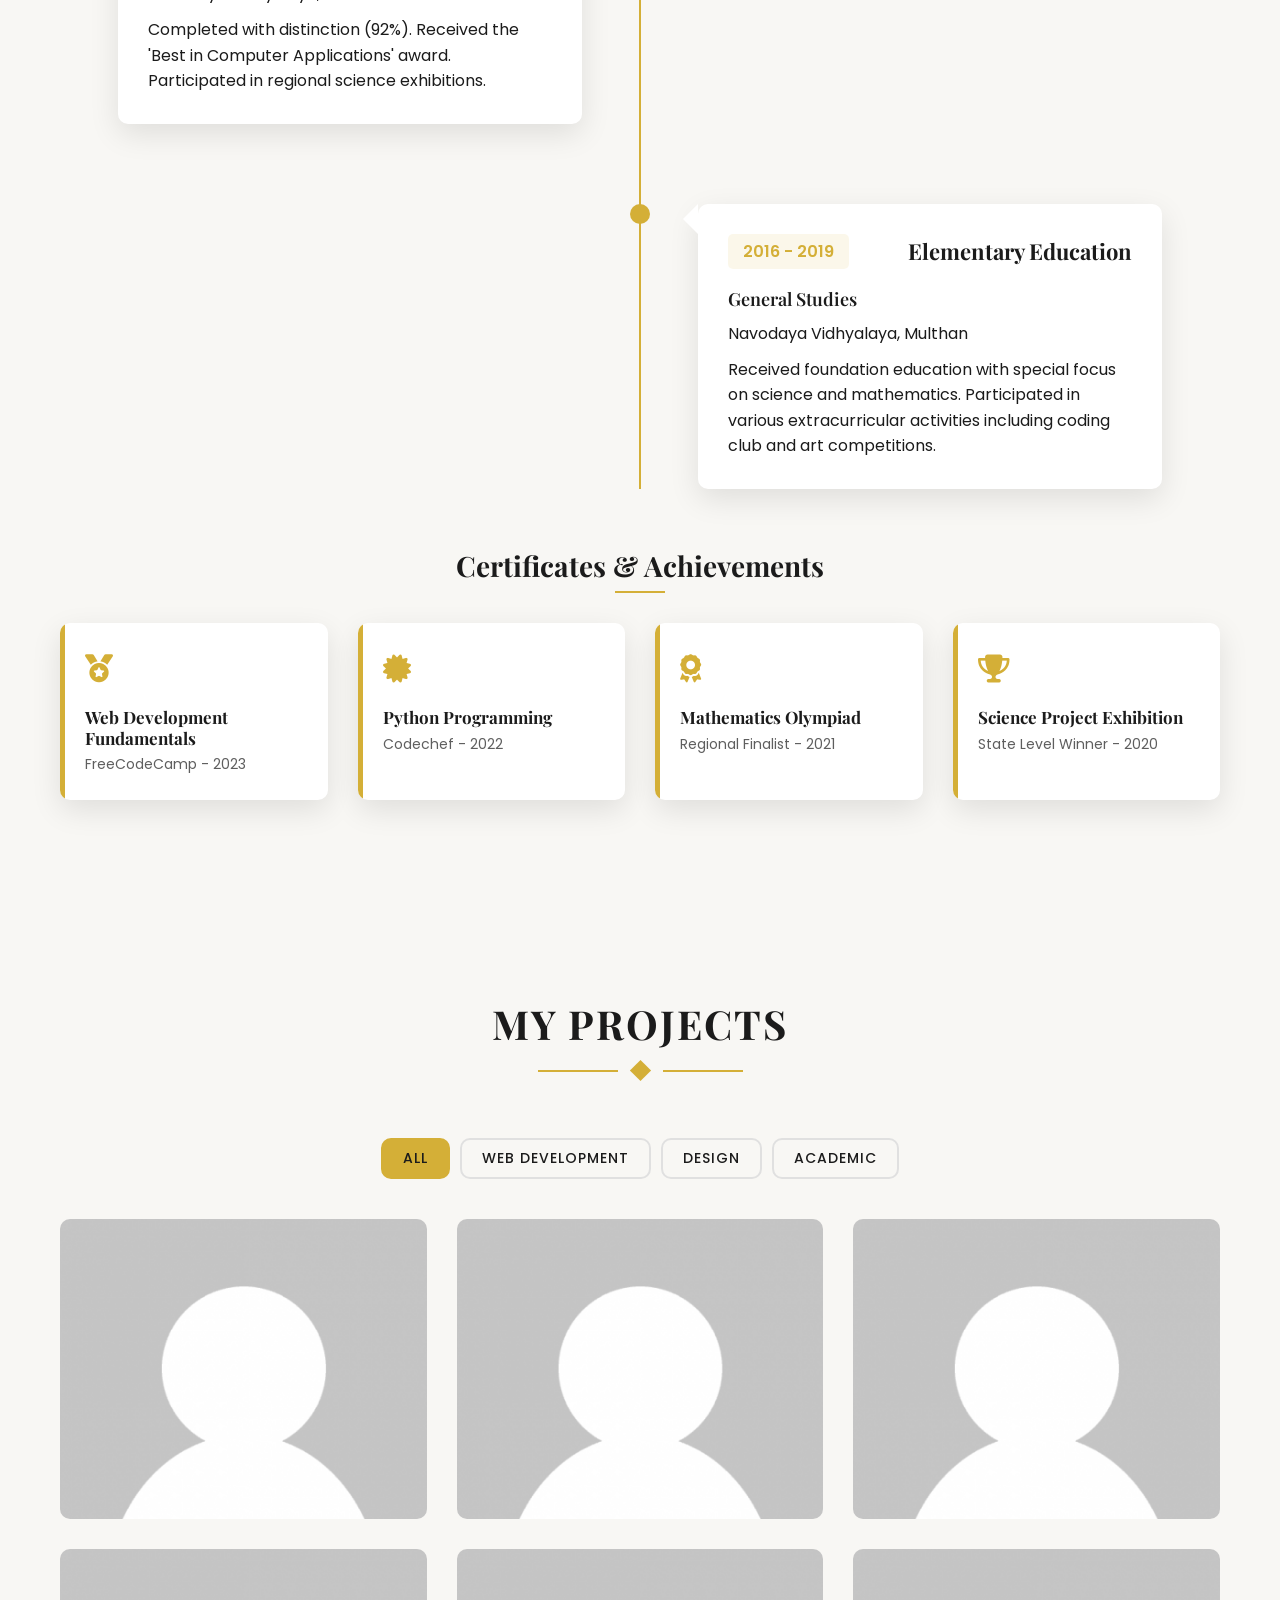
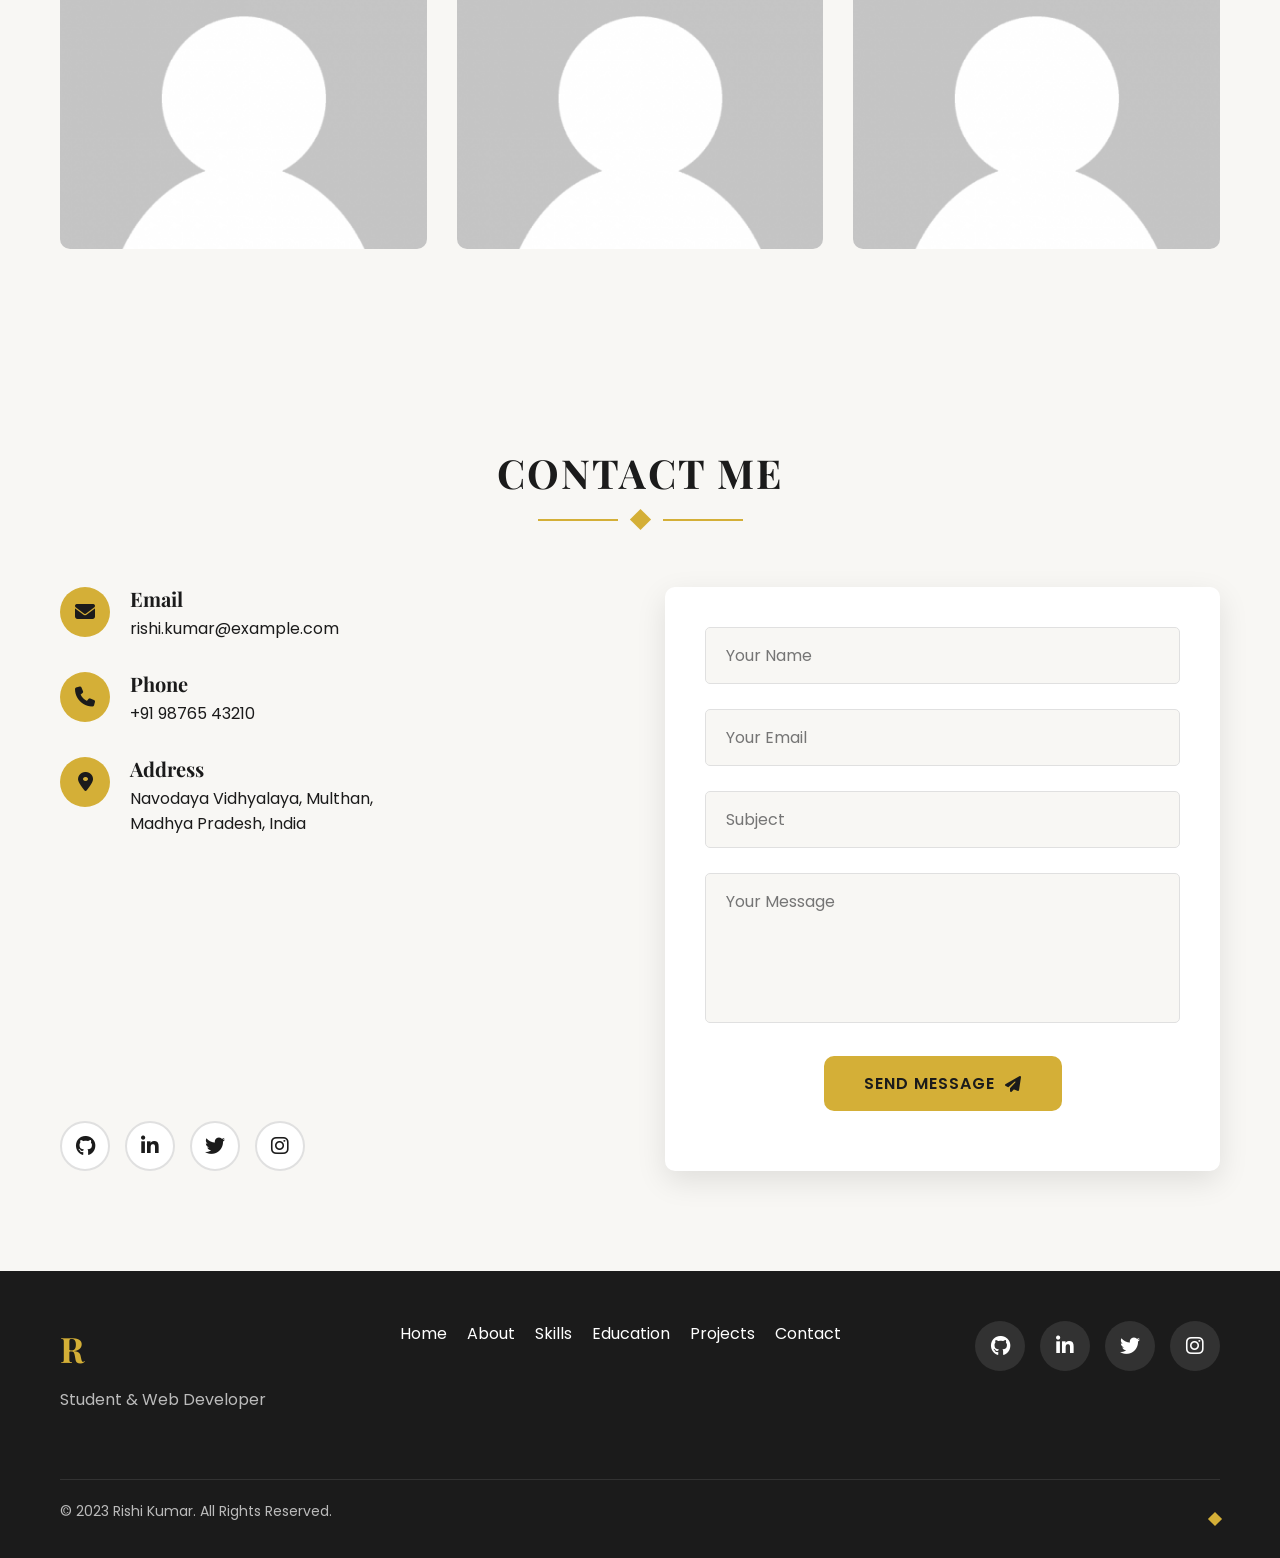
<file: portfolio-11/index.html>
<!DOCTYPE html>
<html lang="en">
<head>
    <meta charset="UTF-8">
    <meta name="viewport" content="width=device-width, initial-scale=1.0">
    <title>Rishi's Portfolio | Art Deco Geometric</title>
    <link rel="stylesheet" href="CSS/Home.css">
    <!-- Font Awesome for icons -->
    <link rel="stylesheet" href="https://cdnjs.cloudflare.com/ajax/libs/font-awesome/6.4.0/css/all.min.css">
    <!-- Google Fonts -->
    <link rel="preconnect" href="https://fonts.googleapis.com">
    <link rel="preconnect" href="https://fonts.gstatic.com" crossorigin>
    <link href="https://fonts.googleapis.com/css2?family=Playfair+Display:wght@400;500;600;700&family=Poppins:wght@300;400;500;600&family=Raleway:wght@300;400;500;600&display=swap" rel="stylesheet">
</head>
<body class="light-mode">
    <!-- Background Pattern -->
    <div class="geometric-bg"></div>

    <!-- Theme Toggle -->
    <div class="theme-toggle">
        <button id="theme-toggle-btn">
            <i class="fas fa-sun"></i>
            <i class="fas fa-moon"></i>
        </button>
    </div>

    <!-- Back to Top Button -->
    <button id="back-to-top" class="back-to-top" aria-label="Back to top">
        <i class="fas fa-chevron-up"></i>
    </button>

    <!-- Mobile Menu Button -->
    <button id="mobile-menu-btn" class="mobile-menu-btn" aria-label="Menu">
        <span class="bar"></span>
        <span class="bar"></span>
        <span class="bar"></span>
    </button>

    <!-- Header -->
    <header class="header" id="header">
        <div class="container">
            <nav class="nav">
                <div class="logo">
                    <a href="#hero">R</a>
                </div>
                <ul class="nav-links" id="nav-links">
                    <li><a href="#hero" class="nav-link active">Home</a></li>
                    <li><a href="#about" class="nav-link">About</a></li>
                    <li><a href="#skills" class="nav-link">Skills</a></li>
                    <li><a href="#education" class="nav-link">Education</a></li>
                    <li><a href="#projects" class="nav-link">Projects</a></li>
                    <li><a href="#contact" class="nav-link">Contact</a></li>
                </ul>
            </nav>
        </div>
    </header>

    <!-- Hero Section -->
    <section class="hero-section" id="hero">
        <div class="container">
            <div class="hero-content">
                <div class="hero-text">
                    <h1 class="name">Rishi <span>Kumar</span></h1>
                    <h2 class="title">Student & Web Developer</h2>
                    <p class="intro">A passionate student exploring the world of technology and design through geometric and art deco inspirations.</p>
                    <div class="hero-buttons">
                        <a href="#projects" class="btn primary-btn">View My Work</a>
                        <a href="#contact" class="btn secondary-btn">Get In Touch</a>
                    </div>
                </div>
                <div class="hero-image">
                    <div class="profile-frame">
                        <img src="images/no-face-photo.png" alt="Rishi Kumar" class="profile-img">
                        <div class="frame-decoration top-left"></div>
                        <div class="frame-decoration top-right"></div>
                        <div class="frame-decoration bottom-left"></div>
                        <div class="frame-decoration bottom-right"></div>
                    </div>
                </div>
            </div>
            <div class="scroll-indicator">
                <a href="#about">
                    <span class="mouse">
                        <span class="wheel"></span>
                    </span>
                    <span class="scroll-text">Scroll Down</span>
                </a>
            </div>
        </div>
    </section>

    <!-- About Section -->
    <section class="about-section section" id="about">
        <div class="container">
            <div class="section-header">
                <h2 class="section-title">About Me</h2>
                <div class="section-decoration">
                    <div class="line"></div>
                    <div class="diamond"></div>
                    <div class="line"></div>
                </div>
            </div>
            <div class="about-content">
                <div class="about-text">
                    <p>Hello! I'm <strong>Rishi Kumar</strong>, a 17-year-old student at Navodaya Vidhyalaya, Multhan with a passion for mathematics, science, and technology. My journey in web development began two years ago when I created my first HTML page.</p>
                    
                    <p>I believe in the power of clean, geometric design that not only looks beautiful but also enhances user experience. Drawing inspiration from the Art Deco movement, I try to blend modern technology with timeless design principles.</p>
                    
                    <div class="personal-info">
                        <div class="info-item">
                            <span class="info-label">Age:</span>
                            <span class="info-value">17 Years</span>
                        </div>
                        <div class="info-item">
                            <span class="info-label">School:</span>
                            <span class="info-value">Navodaya Vidhyalaya, Multhan</span>
                        </div>
                        <div class="info-item">
                            <span class="info-label">Location:</span>
                            <span class="info-value">Multhan, Madhya Pradesh</span>
                        </div>
                        <div class="info-item">
                            <span class="info-label">Languages:</span>
                            <span class="info-value">Hindi, English, Sanskrit</span>
                        </div>
                    </div>
                    
                    <div class="about-interests">
                        <h3>Personal Interests</h3>
                        <div class="interests-container">
                            <div class="interest-item">
                                <i class="fas fa-code"></i>
                                <h4>Coding</h4>
                            </div>
                            <div class="interest-item">
                                <i class="fas fa-book"></i>
                                <h4>Reading</h4>
                            </div>
                            <div class="interest-item">
                                <i class="fas fa-chess"></i>
                                <h4>Chess</h4>
                            </div>
                            <div class="interest-item">
                                <i class="fas fa-paint-brush"></i>
                                <h4>Art</h4>
                            </div>
                        </div>
                    </div>
                </div>
                
                <div class="about-stats">
                    <div class="stat-item">
                        <div class="stat-value" data-count="2">0</div>
                        <div class="stat-label">Years of Experience</div>
                    </div>
                    <div class="stat-item">
                        <div class="stat-value" data-count="8">0</div>
                        <div class="stat-label">Projects Completed</div>
                    </div>
                    <div class="stat-item">
                        <div class="stat-value" data-count="95">0</div>
                        <div class="stat-label">Academic Score</div>
                    </div>
                    <div class="stat-item">
                        <div class="stat-value" data-count="12">0</div>
                        <div class="stat-label">Certificates</div>
                    </div>
                </div>
            </div>
        </div>
    </section>

    <!-- Skills Section -->
    <section class="skills-section section" id="skills">
        <div class="container">
            <div class="section-header">
                <h2 class="section-title">My Skills</h2>
                <div class="section-decoration">
                    <div class="line"></div>
                    <div class="diamond"></div>
                    <div class="line"></div>
                </div>
            </div>
            
            <div class="skills-tabs">
                <button class="tab-btn active" data-tab="technical">Technical Skills</button>
                <button class="tab-btn" data-tab="academic">Academic Skills</button>
                <button class="tab-btn" data-tab="soft">Soft Skills</button>
            </div>
            
            <div class="skills-content">
                <!-- Technical Skills -->
                <div class="skills-tab-content active" id="technical-skills">
                    <div class="skills-grid">
                        <div class="skill-item">
                            <div class="skill-info">
                                <h3 class="skill-name">HTML</h3>
                                <span class="skill-percentage">85%</span>
                            </div>
                            <div class="skill-progress-container">
                                <div class="skill-progress" data-progress="85">
                                    <div class="skill-indicator"></div>
                                </div>
                            </div>
                        </div>
                        
                        <div class="skill-item">
                            <div class="skill-info">
                                <h3 class="skill-name">CSS</h3>
                                <span class="skill-percentage">80%</span>
                            </div>
                            <div class="skill-progress-container">
                                <div class="skill-progress" data-progress="80">
                                    <div class="skill-indicator"></div>
                                </div>
                            </div>
                        </div>
                        
                        <div class="skill-item">
                            <div class="skill-info">
                                <h3 class="skill-name">JavaScript</h3>
                                <span class="skill-percentage">70%</span>
                            </div>
                            <div class="skill-progress-container">
                                <div class="skill-progress" data-progress="70">
                                    <div class="skill-indicator"></div>
                                </div>
                            </div>
                        </div>
                        
                        <div class="skill-item">
                            <div class="skill-info">
                                <h3 class="skill-name">Python</h3>
                                <span class="skill-percentage">65%</span>
                            </div>
                            <div class="skill-progress-container">
                                <div class="skill-progress" data-progress="65">
                                    <div class="skill-indicator"></div>
                                </div>
                            </div>
                        </div>
                        
                        <div class="skill-item">
                            <div class="skill-info">
                                <h3 class="skill-name">UI Design</h3>
                                <span class="skill-percentage">75%</span>
                            </div>
                            <div class="skill-progress-container">
                                <div class="skill-progress" data-progress="75">
                                    <div class="skill-indicator"></div>
                                </div>
                            </div>
                        </div>
                        
                        <div class="skill-item">
                            <div class="skill-info">
                                <h3 class="skill-name">Responsive Design</h3>
                                <span class="skill-percentage">85%</span>
                            </div>
                            <div class="skill-progress-container">
                                <div class="skill-progress" data-progress="85">
                                    <div class="skill-indicator"></div>
                                </div>
                            </div>
                        </div>
                    </div>
                </div>
                
                <!-- Academic Skills -->
                <div class="skills-tab-content" id="academic-skills">
                    <div class="skills-grid">
                        <div class="skill-item">
                            <div class="skill-info">
                                <h3 class="skill-name">Mathematics</h3>
                                <span class="skill-percentage">90%</span>
                            </div>
                            <div class="skill-progress-container">
                                <div class="skill-progress" data-progress="90">
                                    <div class="skill-indicator"></div>
                                </div>
                            </div>
                        </div>
                        
                        <div class="skill-item">
                            <div class="skill-info">
                                <h3 class="skill-name">Science</h3>
                                <span class="skill-percentage">85%</span>
                            </div>
                            <div class="skill-progress-container">
                                <div class="skill-progress" data-progress="85">
                                    <div class="skill-indicator"></div>
                                </div>
                            </div>
                        </div>
                        
                        <div class="skill-item">
                            <div class="skill-info">
                                <h3 class="skill-name">English</h3>
                                <span class="skill-percentage">80%</span>
                            </div>
                            <div class="skill-progress-container">
                                <div class="skill-progress" data-progress="80">
                                    <div class="skill-indicator"></div>
                                </div>
                            </div>
                        </div>
                        
                        <div class="skill-item">
                            <div class="skill-info">
                                <h3 class="skill-name">Computer Science</h3>
                                <span class="skill-percentage">95%</span>
                            </div>
                            <div class="skill-progress-container">
                                <div class="skill-progress" data-progress="95">
                                    <div class="skill-indicator"></div>
                                </div>
                            </div>
                        </div>
                        
                        <div class="skill-item">
                            <div class="skill-info">
                                <h3 class="skill-name">History</h3>
                                <span class="skill-percentage">75%</span>
                            </div>
                            <div class="skill-progress-container">
                                <div class="skill-progress" data-progress="75">
                                    <div class="skill-indicator"></div>
                                </div>
                            </div>
                        </div>
                        
                        <div class="skill-item">
                            <div class="skill-info">
                                <h3 class="skill-name">Geography</h3>
                                <span class="skill-percentage">70%</span>
                            </div>
                            <div class="skill-progress-container">
                                <div class="skill-progress" data-progress="70">
                                    <div class="skill-indicator"></div>
                                </div>
                            </div>
                        </div>
                    </div>
                </div>
                
                <!-- Soft Skills -->
                <div class="skills-tab-content" id="soft-skills">
                    <div class="soft-skills-grid">
                        <div class="soft-skill-item">
                            <div class="skill-circle" data-progress="90">
                                <svg class="progress-ring" width="120" height="120">
                                    <circle class="progress-ring-circle" stroke-width="8" stroke-linecap="round" r="50" cx="60" cy="60"/>
                                </svg>
                                <div class="skill-circle-text">90%</div>
                            </div>
                            <h3>Communication</h3>
                        </div>
                        
                        <div class="soft-skill-item">
                            <div class="skill-circle" data-progress="85">
                                <svg class="progress-ring" width="120" height="120">
                                    <circle class="progress-ring-circle" stroke-width="8" stroke-linecap="round" r="50" cx="60" cy="60"/>
                                </svg>
                                <div class="skill-circle-text">85%</div>
                            </div>
                            <h3>Teamwork</h3>
                        </div>
                        
                        <div class="soft-skill-item">
                            <div class="skill-circle" data-progress="95">
                                <svg class="progress-ring" width="120" height="120">
                                    <circle class="progress-ring-circle" stroke-width="8" stroke-linecap="round" r="50" cx="60" cy="60"/>
                                </svg>
                                <div class="skill-circle-text">95%</div>
                            </div>
                            <h3>Problem Solving</h3>
                        </div>
                        
                        <div class="soft-skill-item">
                            <div class="skill-circle" data-progress="80">
                                <svg class="progress-ring" width="120" height="120">
                                    <circle class="progress-ring-circle" stroke-width="8" stroke-linecap="round" r="50" cx="60" cy="60"/>
                                </svg>
                                <div class="skill-circle-text">80%</div>
                            </div>
                            <h3>Adaptability</h3>
                        </div>
                    </div>
                </div>
            </div>
        </div>
    </section>

    <!-- Education Section -->
    <section class="education-section section" id="education">
        <div class="container">
            <div class="section-header">
                <h2 class="section-title">Education</h2>
                <div class="section-decoration">
                    <div class="line"></div>
                    <div class="diamond"></div>
                    <div class="line"></div>
                </div>
            </div>
            
            <div class="timeline">
                <div class="timeline-item">
                    <div class="timeline-dot"></div>
                    <div class="timeline-content">
                        <div class="timeline-header">
                            <div class="timeline-date">2022 - Present</div>
                            <h3 class="timeline-title">Higher Secondary Education</h3>
                        </div>
                        <div class="timeline-body">
                            <h4>Science Stream with Computer Science</h4>
                            <p>Navodaya Vidhyalaya, Multhan</p>
                            <p>Currently pursuing with focus on Physics, Chemistry, Mathematics and Computer Science. Achieved 95% in Class XI Annual Examinations.</p>
                        </div>
                    </div>
                </div>
                
                <div class="timeline-item">
                    <div class="timeline-dot"></div>
                    <div class="timeline-content">
                        <div class="timeline-header">
                            <div class="timeline-date">2019 - 2022</div>
                            <h3 class="timeline-title">Secondary Education</h3>
                        </div>
                        <div class="timeline-body">
                            <h4>General Studies with Computer Applications</h4>
                            <p>Navodaya Vidhyalaya, Multhan</p>
                            <p>Completed with distinction (92%). Received the 'Best in Computer Applications' award. Participated in regional science exhibitions.</p>
                        </div>
                    </div>
                </div>
                
                <div class="timeline-item">
                    <div class="timeline-dot"></div>
                    <div class="timeline-content">
                        <div class="timeline-header">
                            <div class="timeline-date">2016 - 2019</div>
                            <h3 class="timeline-title">Elementary Education</h3>
                        </div>
                        <div class="timeline-body">
                            <h4>General Studies</h4>
                            <p>Navodaya Vidhyalaya, Multhan</p>
                            <p>Received foundation education with special focus on science and mathematics. Participated in various extracurricular activities including coding club and art competitions.</p>
                        </div>
                    </div>
                </div>
            </div>
            
            <div class="certificates">
                <h3 class="certificates-title">Certificates & Achievements</h3>
                <div class="certificates-grid">
                    <div class="certificate-item">
                        <div class="certificate-icon">
                            <i class="fas fa-medal"></i>
                        </div>
                        <div class="certificate-content">
                            <h4>Web Development Fundamentals</h4>
                            <p>FreeCodeCamp - 2023</p>
                        </div>
                    </div>
                    
                    <div class="certificate-item">
                        <div class="certificate-icon">
                            <i class="fas fa-certificate"></i>
                        </div>
                        <div class="certificate-content">
                            <h4>Python Programming</h4>
                            <p>Codechef - 2022</p>
                        </div>
                    </div>
                    
                    <div class="certificate-item">
                        <div class="certificate-icon">
                            <i class="fas fa-award"></i>
                        </div>
                        <div class="certificate-content">
                            <h4>Mathematics Olympiad</h4>
                            <p>Regional Finalist - 2021</p>
                        </div>
                    </div>
                    
                    <div class="certificate-item">
                        <div class="certificate-icon">
                            <i class="fas fa-trophy"></i>
                        </div>
                        <div class="certificate-content">
                            <h4>Science Project Exhibition</h4>
                            <p>State Level Winner - 2020</p>
                        </div>
                    </div>
                </div>
            </div>
        </div>
    </section>

    <!-- Projects Section -->
    <section class="projects-section section" id="projects">
        <div class="container">
            <div class="section-header">
                <h2 class="section-title">My Projects</h2>
                <div class="section-decoration">
                    <div class="line"></div>
                    <div class="diamond"></div>
                    <div class="line"></div>
                </div>
            </div>
            
            <div class="projects-filter">
                <button class="filter-btn active" data-filter="all">All</button>
                <button class="filter-btn" data-filter="web">Web Development</button>
                <button class="filter-btn" data-filter="design">Design</button>
                <button class="filter-btn" data-filter="academic">Academic</button>
            </div>
            
            <div class="projects-grid">
                <!-- Project 1 -->
                <div class="project-card" data-category="web">
                    <div class="project-card-inner">
                        <div class="project-card-front">
                            <div class="project-image">
                                <img src="images/no-face-photo.png" alt="School Website">
                            </div>
                            <div class="project-overlay">
                                <h3 class="project-title">School Website</h3>
                                <p class="project-category">Web Development</p>
                            </div>
                        </div>
                        <div class="project-card-back">
                            <h3>School Website</h3>
                            <p>Developed a responsive website for my school featuring event calendar, gallery, and student resources.</p>
                            <div class="project-tech">
                                <span>HTML</span>
                                <span>CSS</span>
                                <span>JavaScript</span>
                            </div>
                            <div class="project-links">
                                <a href="#" class="project-link"><i class="fas fa-link"></i> Demo</a>
                                <a href="#" class="project-link"><i class="fab fa-github"></i> Code</a>
                            </div>
                        </div>
                    </div>
                </div>
                
                <!-- Project 2 -->
                <div class="project-card" data-category="design">
                    <div class="project-card-inner">
                        <div class="project-card-front">
                            <div class="project-image">
                                <img src="images/no-face-photo.png" alt="Art Deco Patterns">
                            </div>
                            <div class="project-overlay">
                                <h3 class="project-title">Art Deco Patterns</h3>
                                <p class="project-category">Design</p>
                            </div>
                        </div>
                        <div class="project-card-back">
                            <h3>Art Deco Patterns</h3>
                            <p>Created a collection of Art Deco inspired geometric patterns and textures for digital use.</p>
                            <div class="project-tech">
                                <span>Illustrator</span>
                                <span>Photoshop</span>
                                <span>CSS</span>
                            </div>
                            <div class="project-links">
                                <a href="#" class="project-link"><i class="fas fa-link"></i> View</a>
                                <a href="#" class="project-link"><i class="fas fa-download"></i> Download</a>
                            </div>
                        </div>
                    </div>
                </div>
                
                <!-- Project 3 -->
                <div class="project-card" data-category="web">
                    <div class="project-card-inner">
                        <div class="project-card-front">
                            <div class="project-image">
                                <img src="images/no-face-photo.png" alt="Weather App">
                            </div>
                            <div class="project-overlay">
                                <h3 class="project-title">Weather App</h3>
                                <p class="project-category">Web Development</p>
                            </div>
                        </div>
                        <div class="project-card-back">
                            <h3>Weather App</h3>
                            <p>A simple weather application that displays current weather conditions based on user location.</p>
                            <div class="project-tech">
                                <span>HTML</span>
                                <span>CSS</span>
                                <span>JavaScript</span>
                                <span>API</span>
                            </div>
                            <div class="project-links">
                                <a href="#" class="project-link"><i class="fas fa-link"></i> Demo</a>
                                <a href="#" class="project-link"><i class="fab fa-github"></i> Code</a>
                            </div>
                        </div>
                    </div>
                </div>
                
                <!-- Project 4 -->
                <div class="project-card" data-category="academic">
                    <div class="project-card-inner">
                        <div class="project-card-front">
                            <div class="project-image">
                                <img src="images/no-face-photo.png" alt="Solar System Model">
                            </div>
                            <div class="project-overlay">
                                <h3 class="project-title">Solar System Model</h3>
                                <p class="project-category">Academic</p>
                            </div>
                        </div>
                        <div class="project-card-back">
                            <h3>Solar System Model</h3>
                            <p>An interactive 3D model of the solar system created for science exhibition, showing planetary movements.</p>
                            <div class="project-tech">
                                <span>Physics</span>
                                <span>3D Modeling</span>
                                <span>Arduino</span>
                            </div>
                            <div class="project-links">
                                <a href="#" class="project-link"><i class="fas fa-image"></i> Gallery</a>
                                <a href="#" class="project-link"><i class="fas fa-file-pdf"></i> Report</a>
                            </div>
                        </div>
                    </div>
                </div>
                
                <!-- Project 5 -->
                <div class="project-card" data-category="design">
                    <div class="project-card-inner">
                        <div class="project-card-front">
                            <div class="project-image">
                                <img src="images/no-face-photo.png" alt="Geometric Logo Collection">
                            </div>
                            <div class="project-overlay">
                                <h3 class="project-title">Geometric Logo Collection</h3>
                                <p class="project-category">Design</p>
                            </div>
                        </div>
                        <div class="project-card-back">
                            <h3>Geometric Logo Collection</h3>
                            <p>A collection of minimal geometric logos designed for various school clubs and events.</p>
                            <div class="project-tech">
                                <span>Illustrator</span>
                                <span>Logo Design</span>
                                <span>Branding</span>
                            </div>
                            <div class="project-links">
                                <a href="#" class="project-link"><i class="fas fa-link"></i> View</a>
                                <a href="#" class="project-link"><i class="fas fa-palette"></i> Behance</a>
                            </div>
                        </div>
                    </div>
                </div>
                
                <!-- Project 6 -->
                <div class="project-card" data-category="academic">
                    <div class="project-card-inner">
                        <div class="project-card-front">
                            <div class="project-image">
                                <img src="images/no-face-photo.png" alt="Math Visualization App">
                            </div>
                            <div class="project-overlay">
                                <h3 class="project-title">Math Visualization App</h3>
                                <p class="project-category">Academic</p>
                            </div>
                        </div>
                        <div class="project-card-back">
                            <h3>Math Visualization App</h3>
                            <p>An application that visualizes mathematical concepts like functions, equations, and geometric shapes.</p>
                            <div class="project-tech">
                                <span>Python</span>
                                <span>Mathematics</span>
                                <span>Data Visualization</span>
                            </div>
                            <div class="project-links">
                                <a href="#" class="project-link"><i class="fas fa-link"></i> Demo</a>
                                <a href="#" class="project-link"><i class="fab fa-github"></i> Code</a>
                            </div>
                        </div>
                    </div>
                </div>
            </div>
        </div>
    </section>

    <!-- Contact Section -->
    <section class="contact-section section" id="contact">
        <div class="container">
            <div class="section-header">
                <h2 class="section-title">Contact Me</h2>
                <div class="section-decoration">
                    <div class="line"></div>
                    <div class="diamond"></div>
                    <div class="line"></div>
                </div>
            </div>
            
            <div class="contact-content">
                <div class="contact-info">
                    <div class="contact-details">
                        <div class="contact-item">
                            <div class="contact-icon">
                                <i class="fas fa-envelope"></i>
                            </div>
                            <div class="contact-text">
                                <h3>Email</h3>
                                <p>rishi.kumar@example.com</p>
                            </div>
                        </div>
                        
                        <div class="contact-item">
                            <div class="contact-icon">
                                <i class="fas fa-phone"></i>
                            </div>
                            <div class="contact-text">
                                <h3>Phone</h3>
                                <p>+91 98765 43210</p>
                            </div>
                        </div>
                        
                        <div class="contact-item">
                            <div class="contact-icon">
                                <i class="fas fa-map-marker-alt"></i>
                            </div>
                            <div class="contact-text">
                                <h3>Address</h3>
                                <p>Navodaya Vidhyalaya, Multhan,<br>Madhya Pradesh, India</p>
                            </div>
                        </div>
                    </div>
                    
                    <div class="social-links">
                        <a href="#" class="social-link" aria-label="GitHub">
                            <i class="fab fa-github"></i>
                        </a>
                        <a href="#" class="social-link" aria-label="LinkedIn">
                            <i class="fab fa-linkedin-in"></i>
                        </a>
                        <a href="#" class="social-link" aria-label="Twitter">
                            <i class="fab fa-twitter"></i>
                        </a>
                        <a href="#" class="social-link" aria-label="Instagram">
                            <i class="fab fa-instagram"></i>
                        </a>
                    </div>
                </div>
                
                <div class="contact-form-container">
                    <form id="contact-form" class="contact-form">
                        <div class="form-group">
                            <div class="form-decoration"></div>
                            <input type="text" id="name" name="name" placeholder="Your Name" required>
                        </div>
                        
                        <div class="form-group">
                            <div class="form-decoration"></div>
                            <input type="email" id="email" name="email" placeholder="Your Email" required>
                        </div>
                        
                        <div class="form-group">
                            <div class="form-decoration"></div>
                            <input type="text" id="subject" name="subject" placeholder="Subject" required>
                        </div>
                        
                        <div class="form-group">
                            <div class="form-decoration"></div>
                            <textarea id="message" name="message" placeholder="Your Message" required></textarea>
                        </div>
                        
                        <div class="form-submit">
                            <button type="submit" class="submit-btn">
                                <span>Send Message</span>
                                <i class="fas fa-paper-plane"></i>
                            </button>
                        </div>
                        
                        <div id="form-message" class="form-message"></div>
                    </form>
                </div>
            </div>
        </div>
    </section>

    <!-- Footer -->
    <footer class="footer">
        <div class="container">
            <div class="footer-content">
                <div class="footer-logo">
                    <a href="#hero">R</a>
                    <p>Student & Web Developer</p>
                </div>
                
                <div class="footer-nav">
                    <ul class="footer-links">
                        <li><a href="#hero">Home</a></li>
                        <li><a href="#about">About</a></li>
                        <li><a href="#skills">Skills</a></li>
                        <li><a href="#education">Education</a></li>
                        <li><a href="#projects">Projects</a></li>
                        <li><a href="#contact">Contact</a></li>
                    </ul>
                </div>
                
                <div class="footer-social">
                    <a href="#" class="social-link" aria-label="GitHub">
                        <i class="fab fa-github"></i>
                    </a>
                    <a href="#" class="social-link" aria-label="LinkedIn">
                        <i class="fab fa-linkedin-in"></i>
                    </a>
                    <a href="#" class="social-link" aria-label="Twitter">
                        <i class="fab fa-twitter"></i>
                    </a>
                    <a href="#" class="social-link" aria-label="Instagram">
                        <i class="fab fa-instagram"></i>
                    </a>
                </div>
            </div>
            
            <div class="footer-bottom">
                <div class="copyright">
                    <p>&copy; 2023 Rishi Kumar. All Rights Reserved.</p>
                </div>
                
                <div class="footer-decoration">
                    <div class="diamond"></div>
                </div>
            </div>
        </div>
    </footer>

    <!-- Scripts -->
    <script src="JS/Home.js"></script>
</body>
</html>
</file>
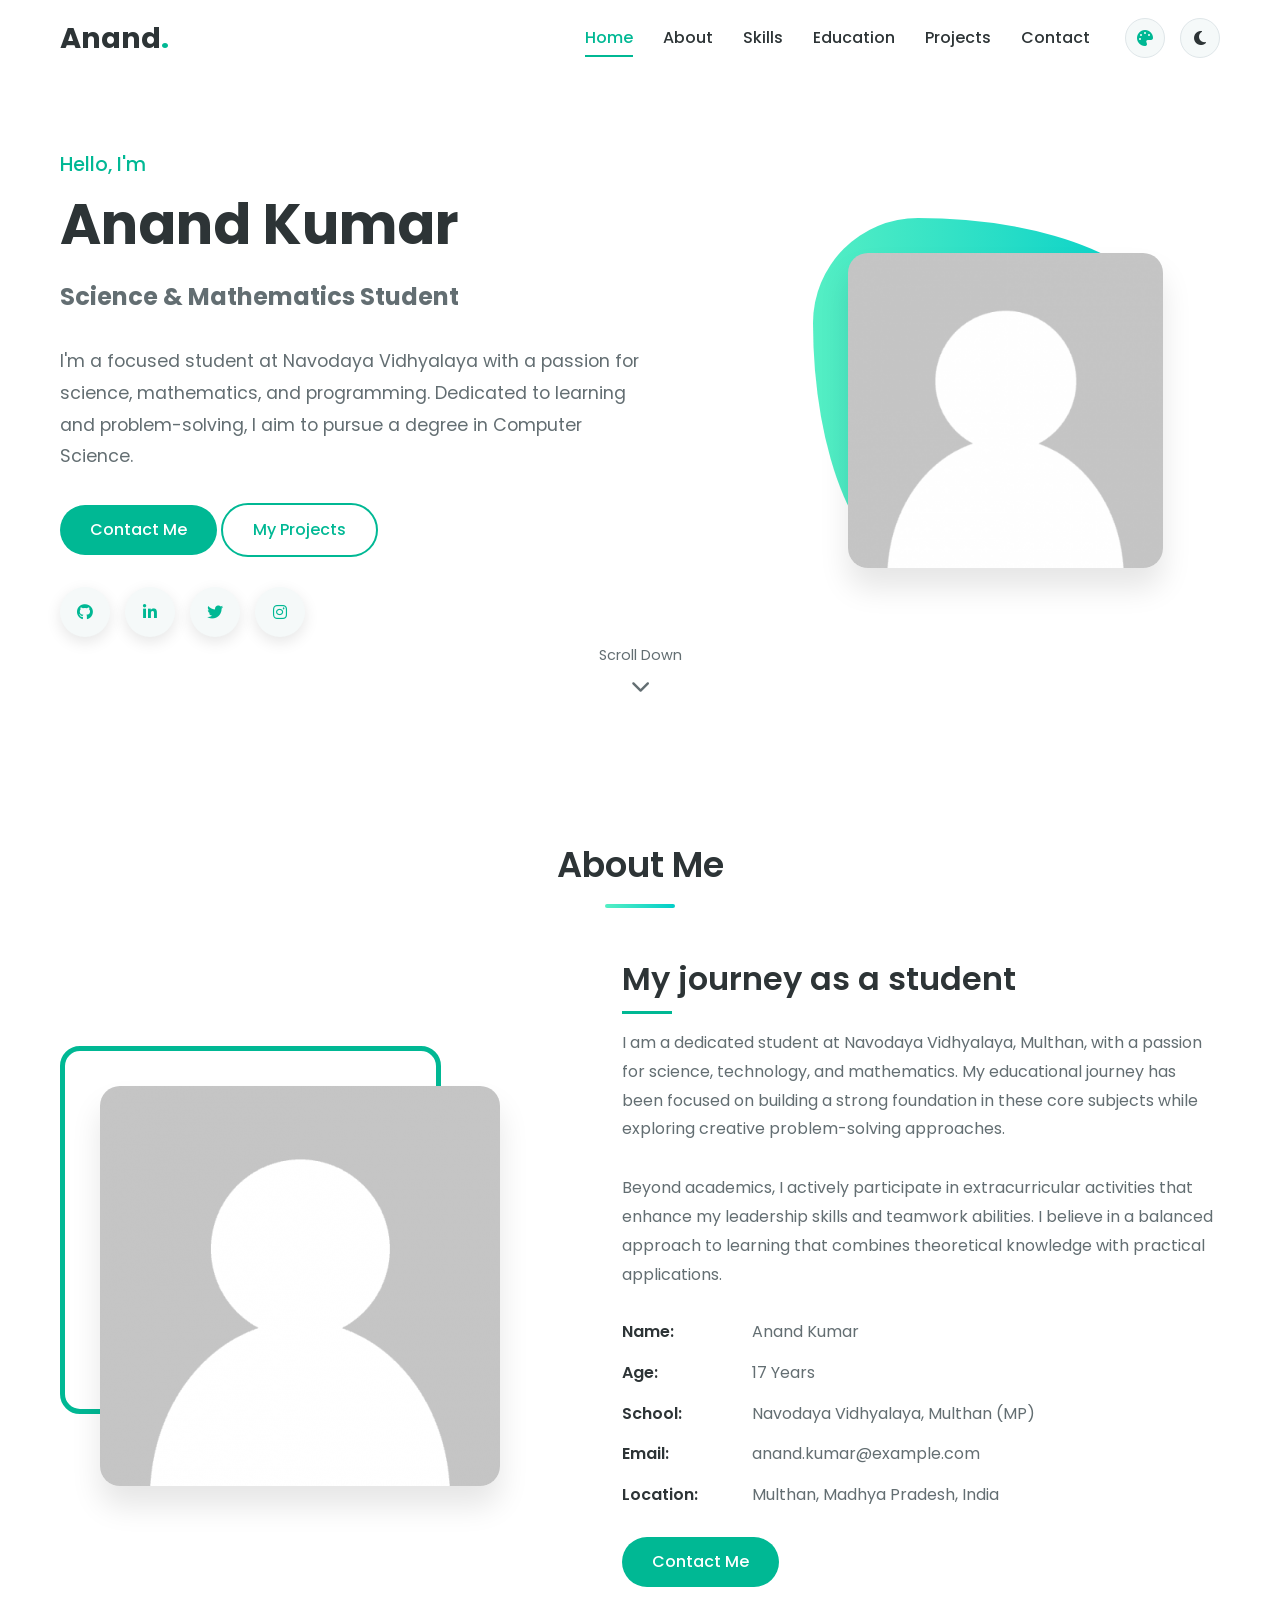
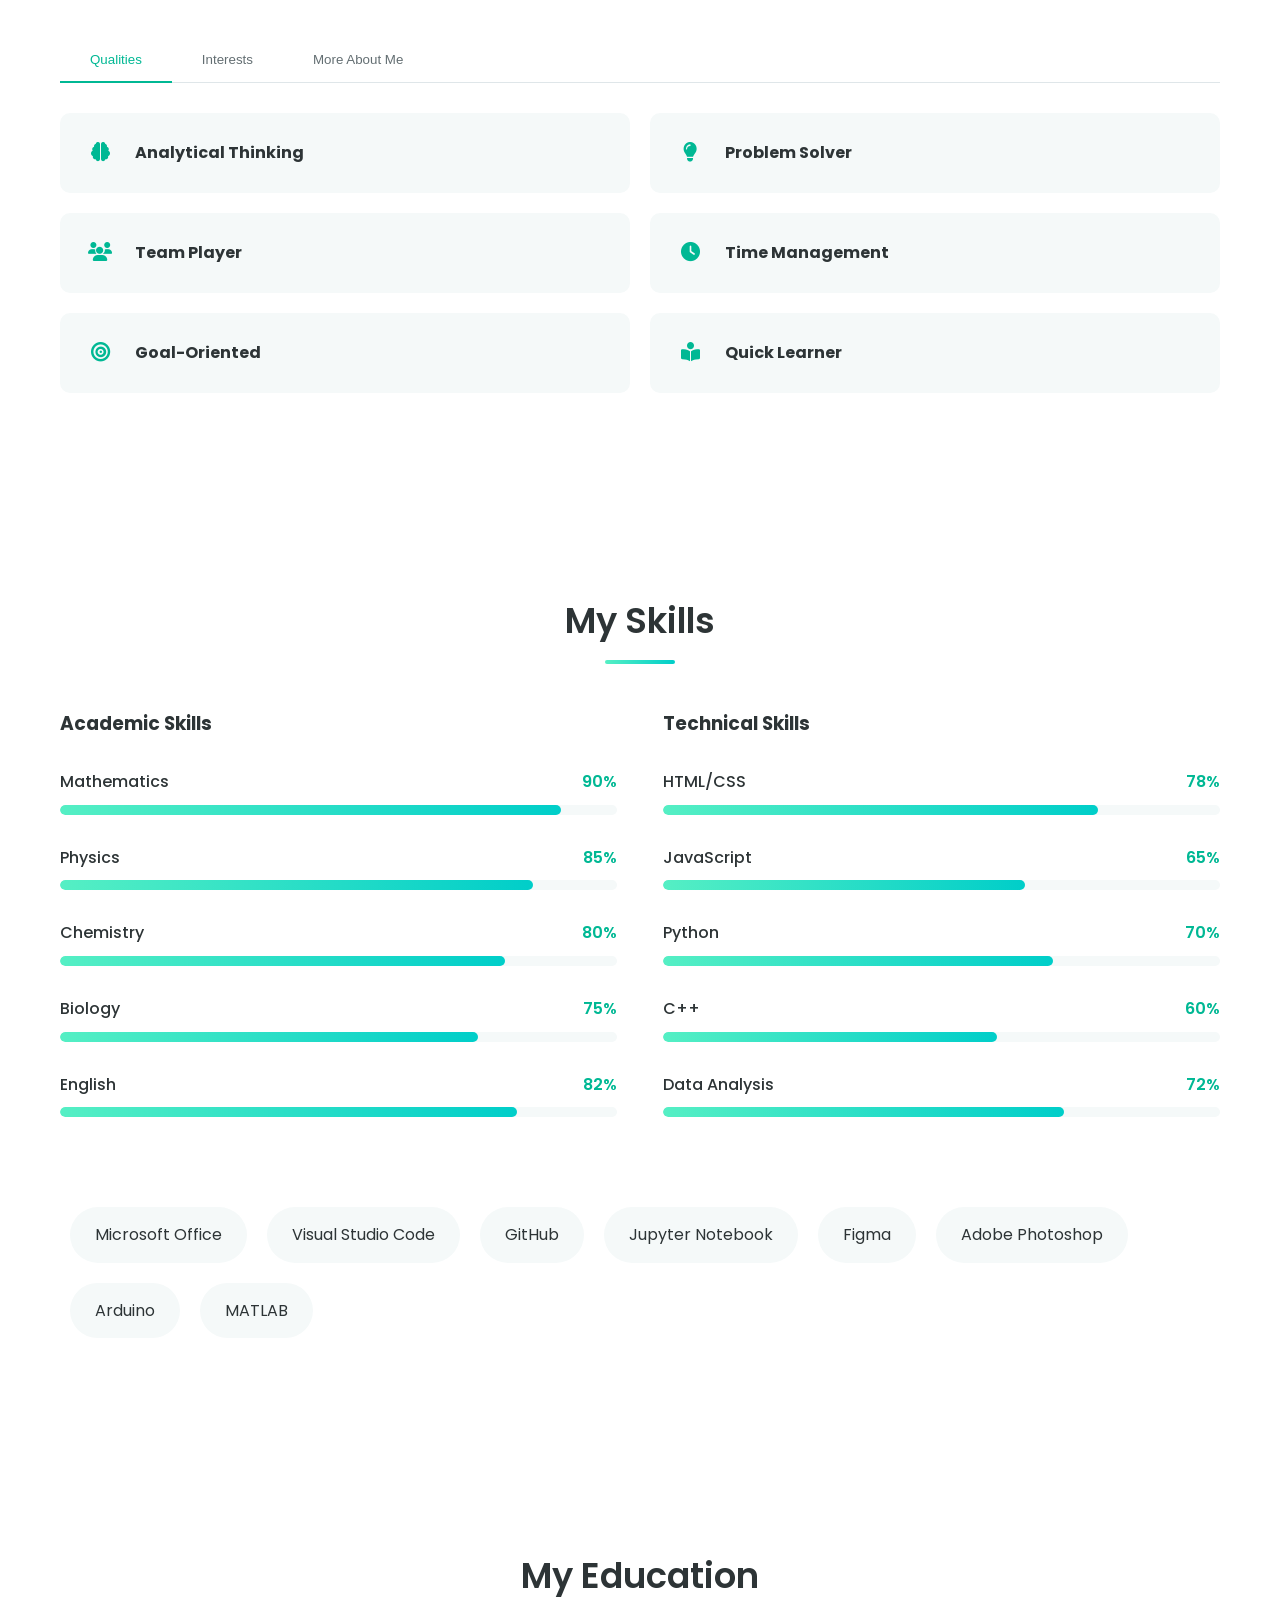
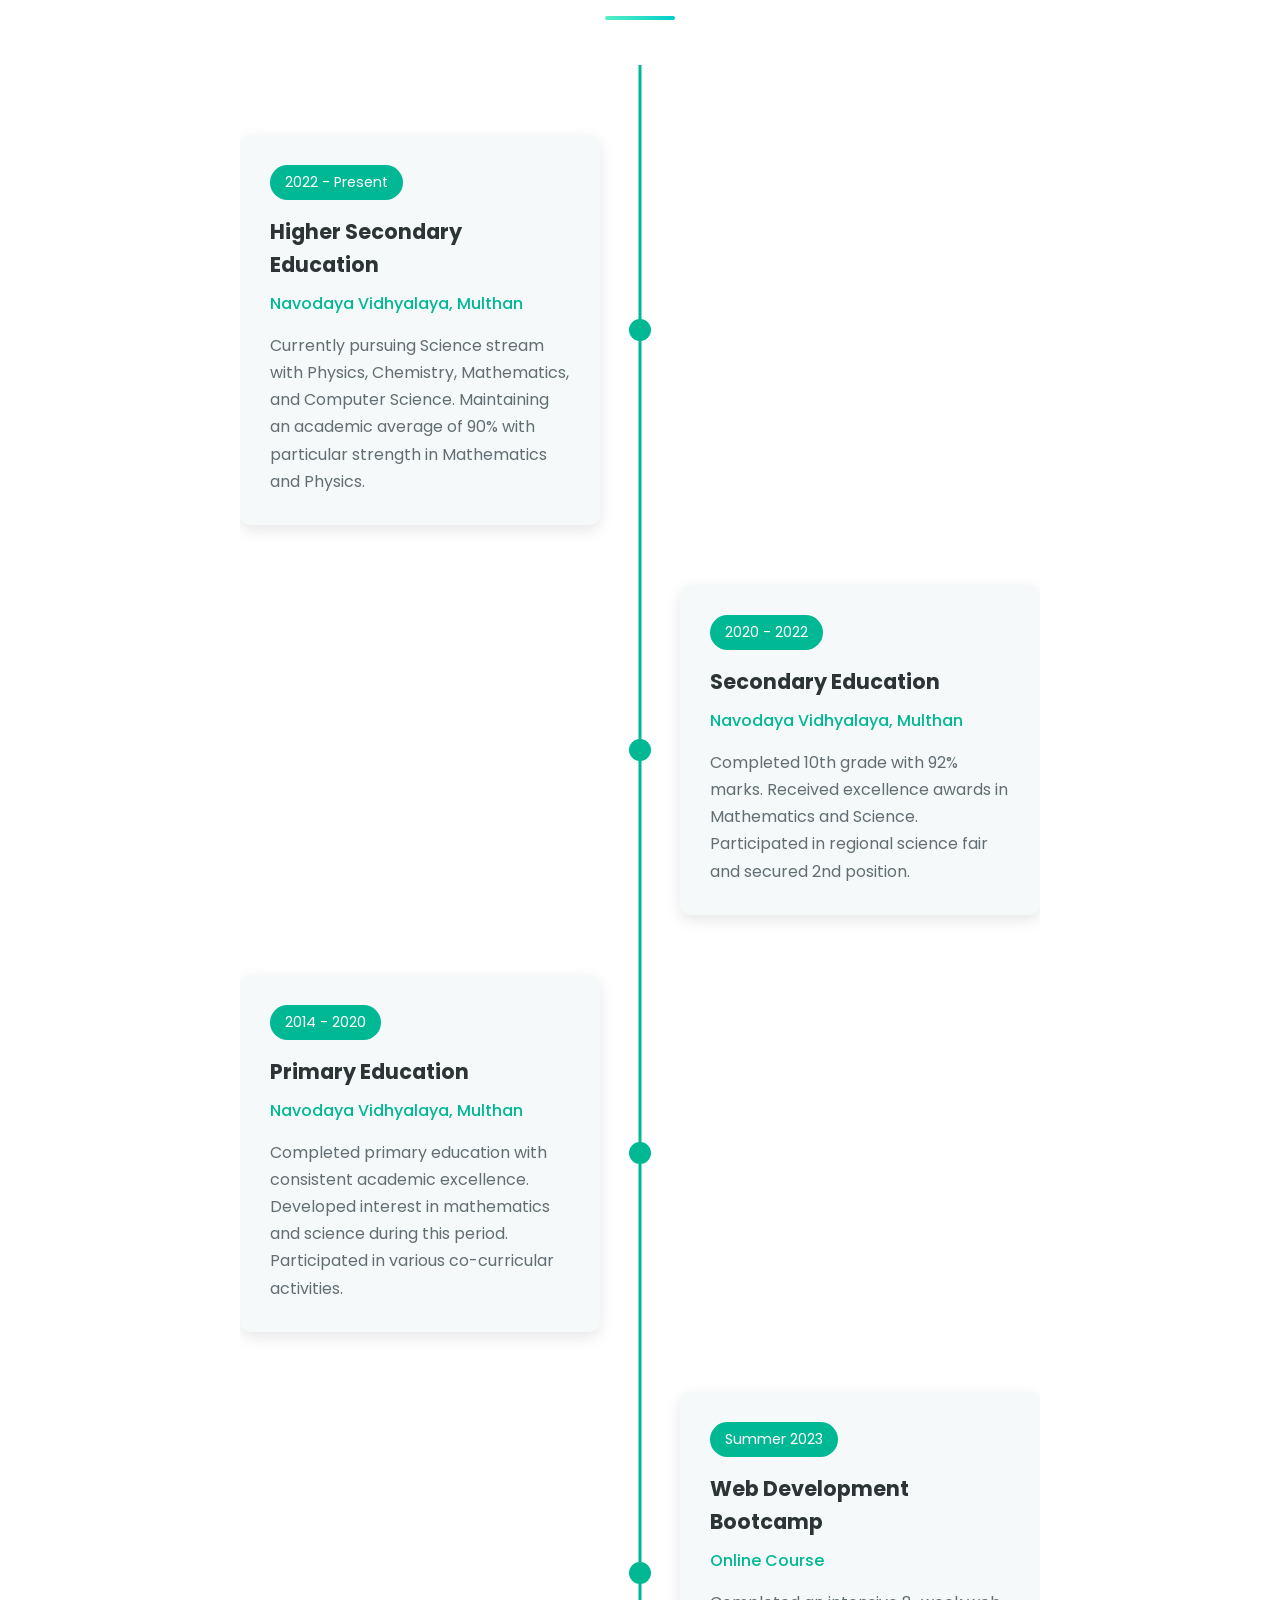
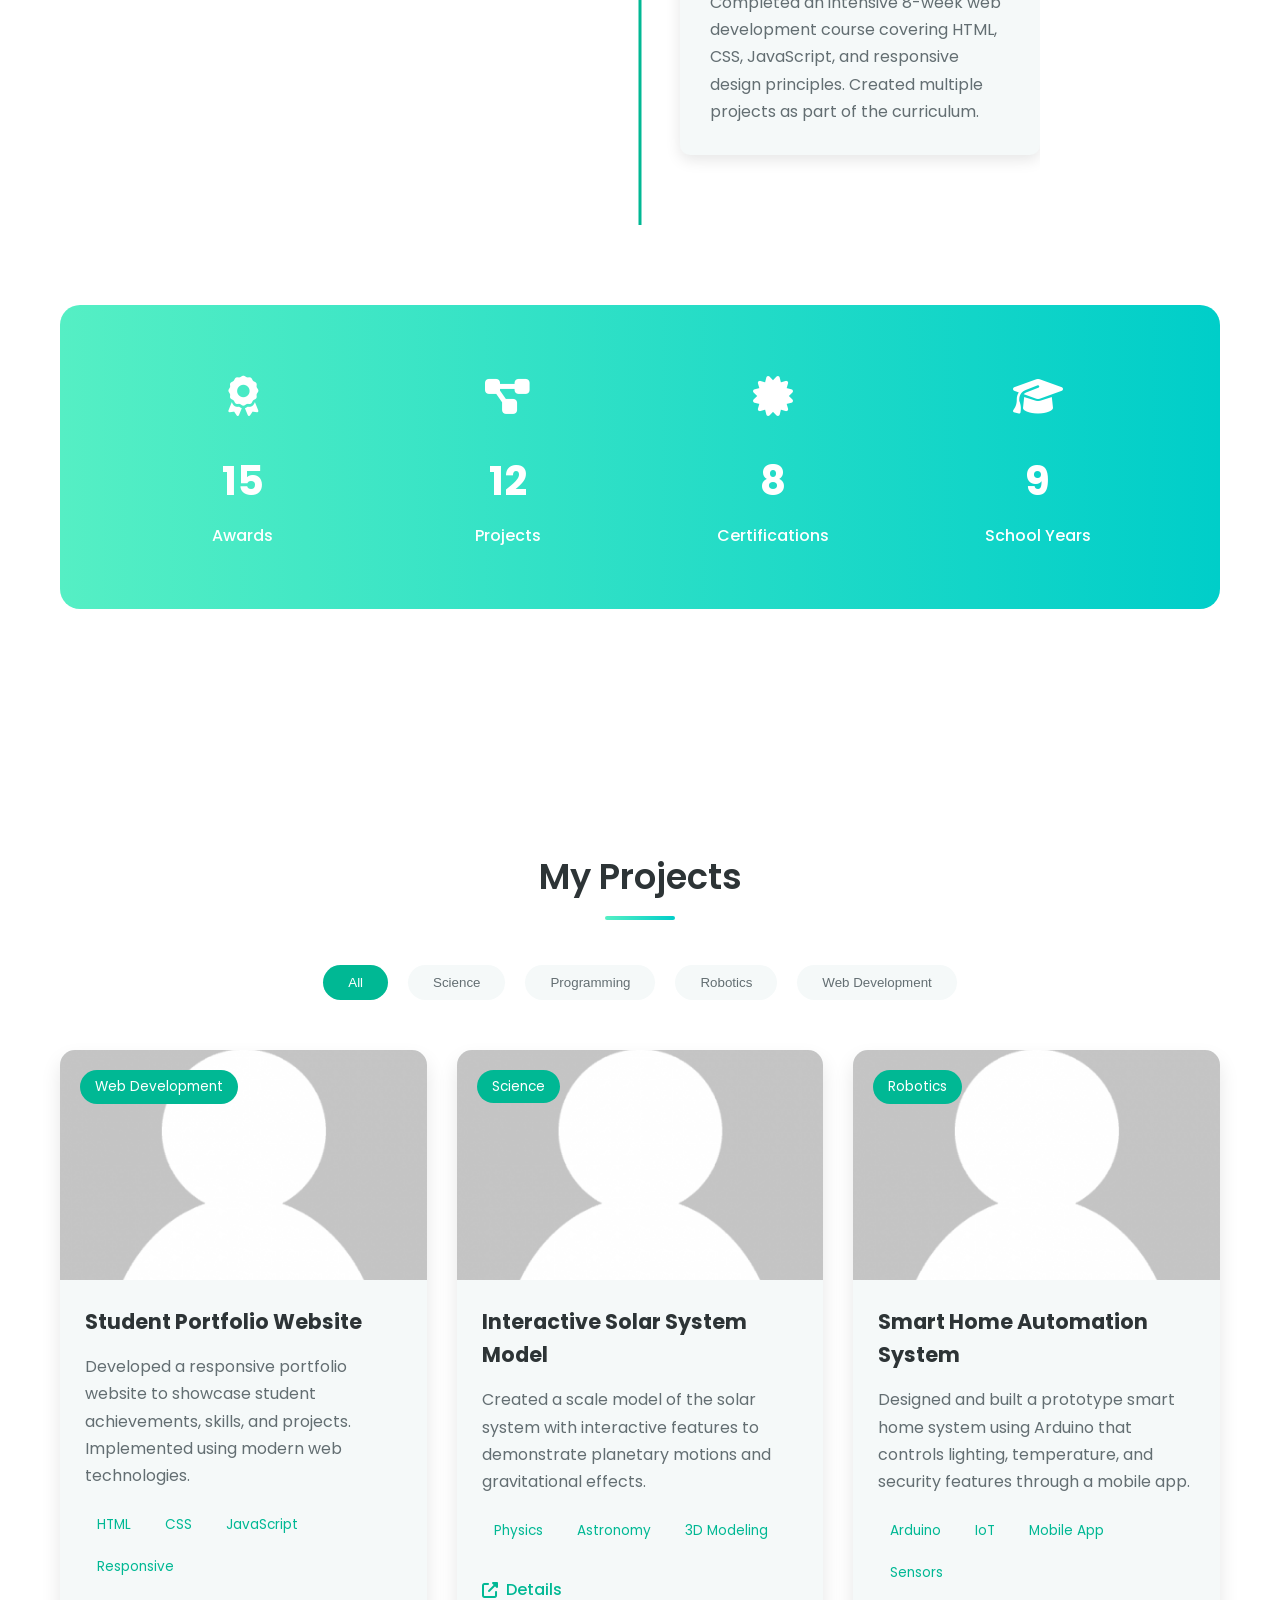
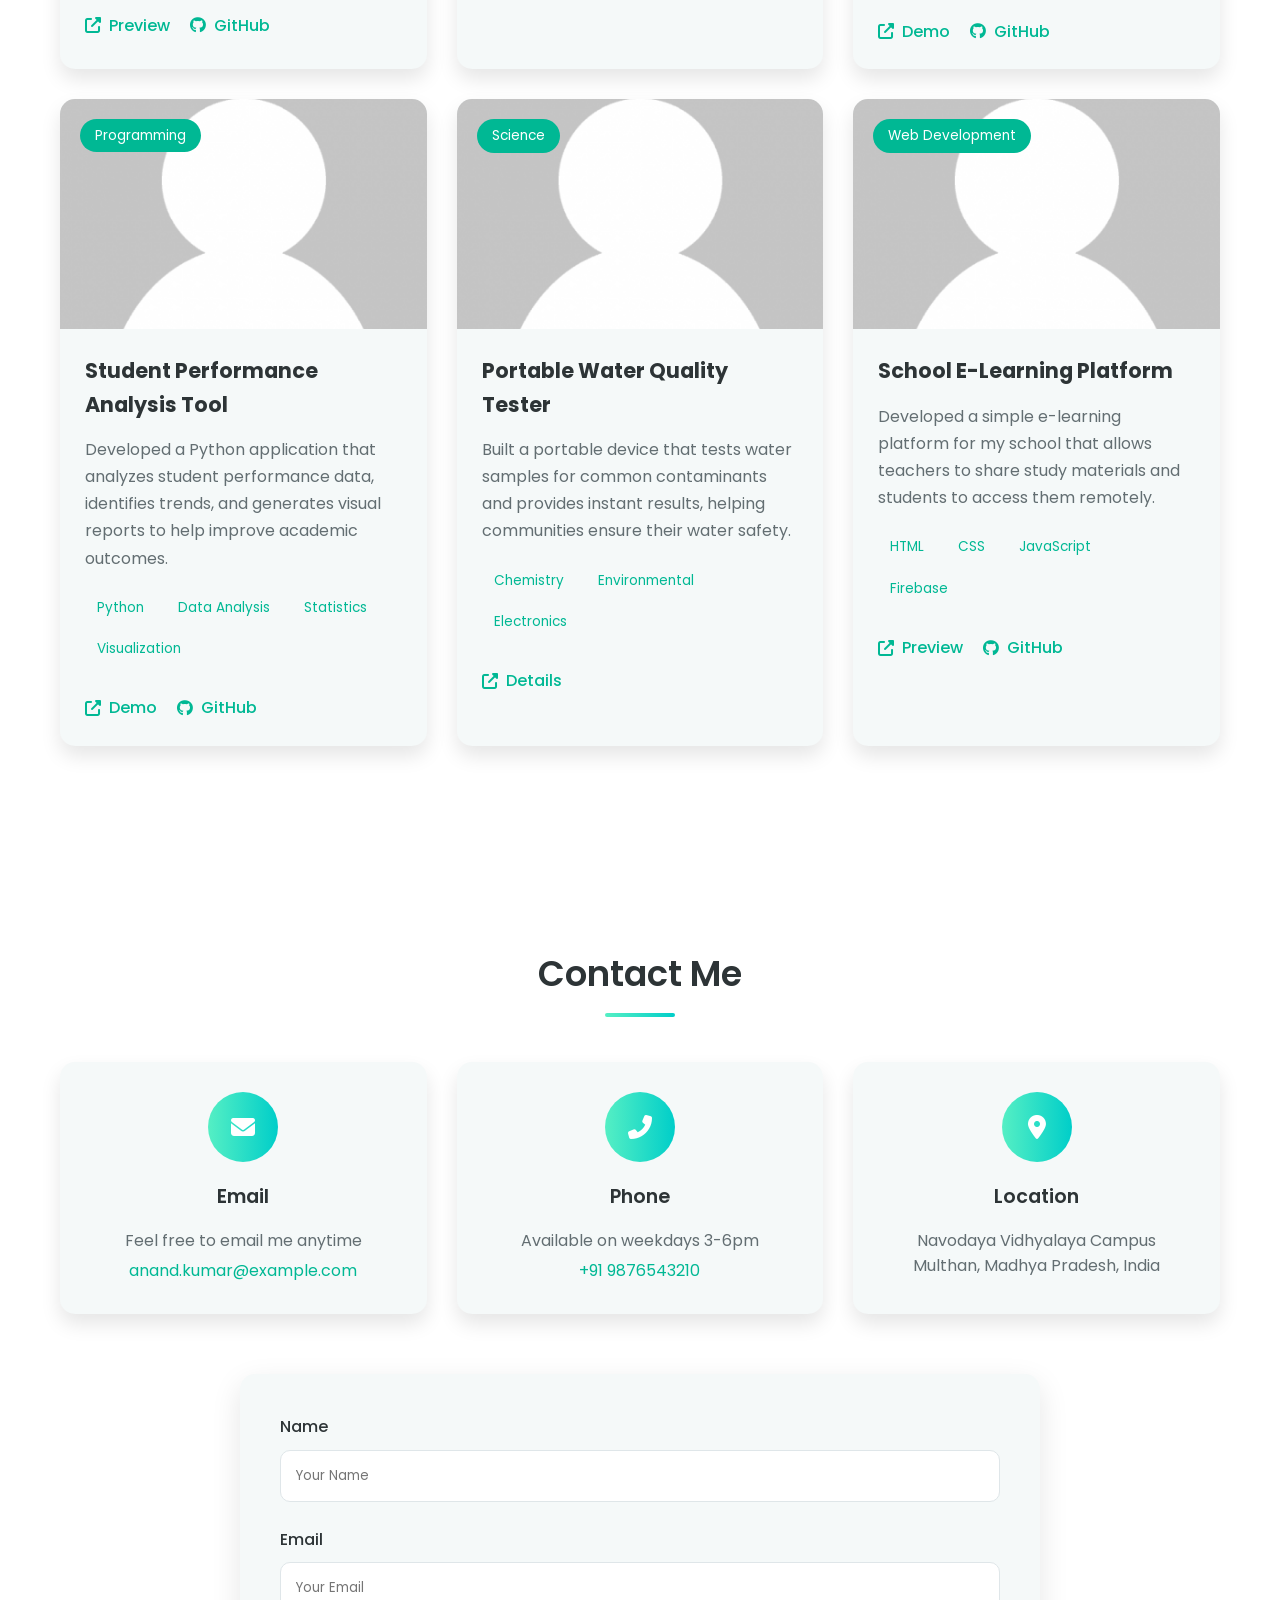
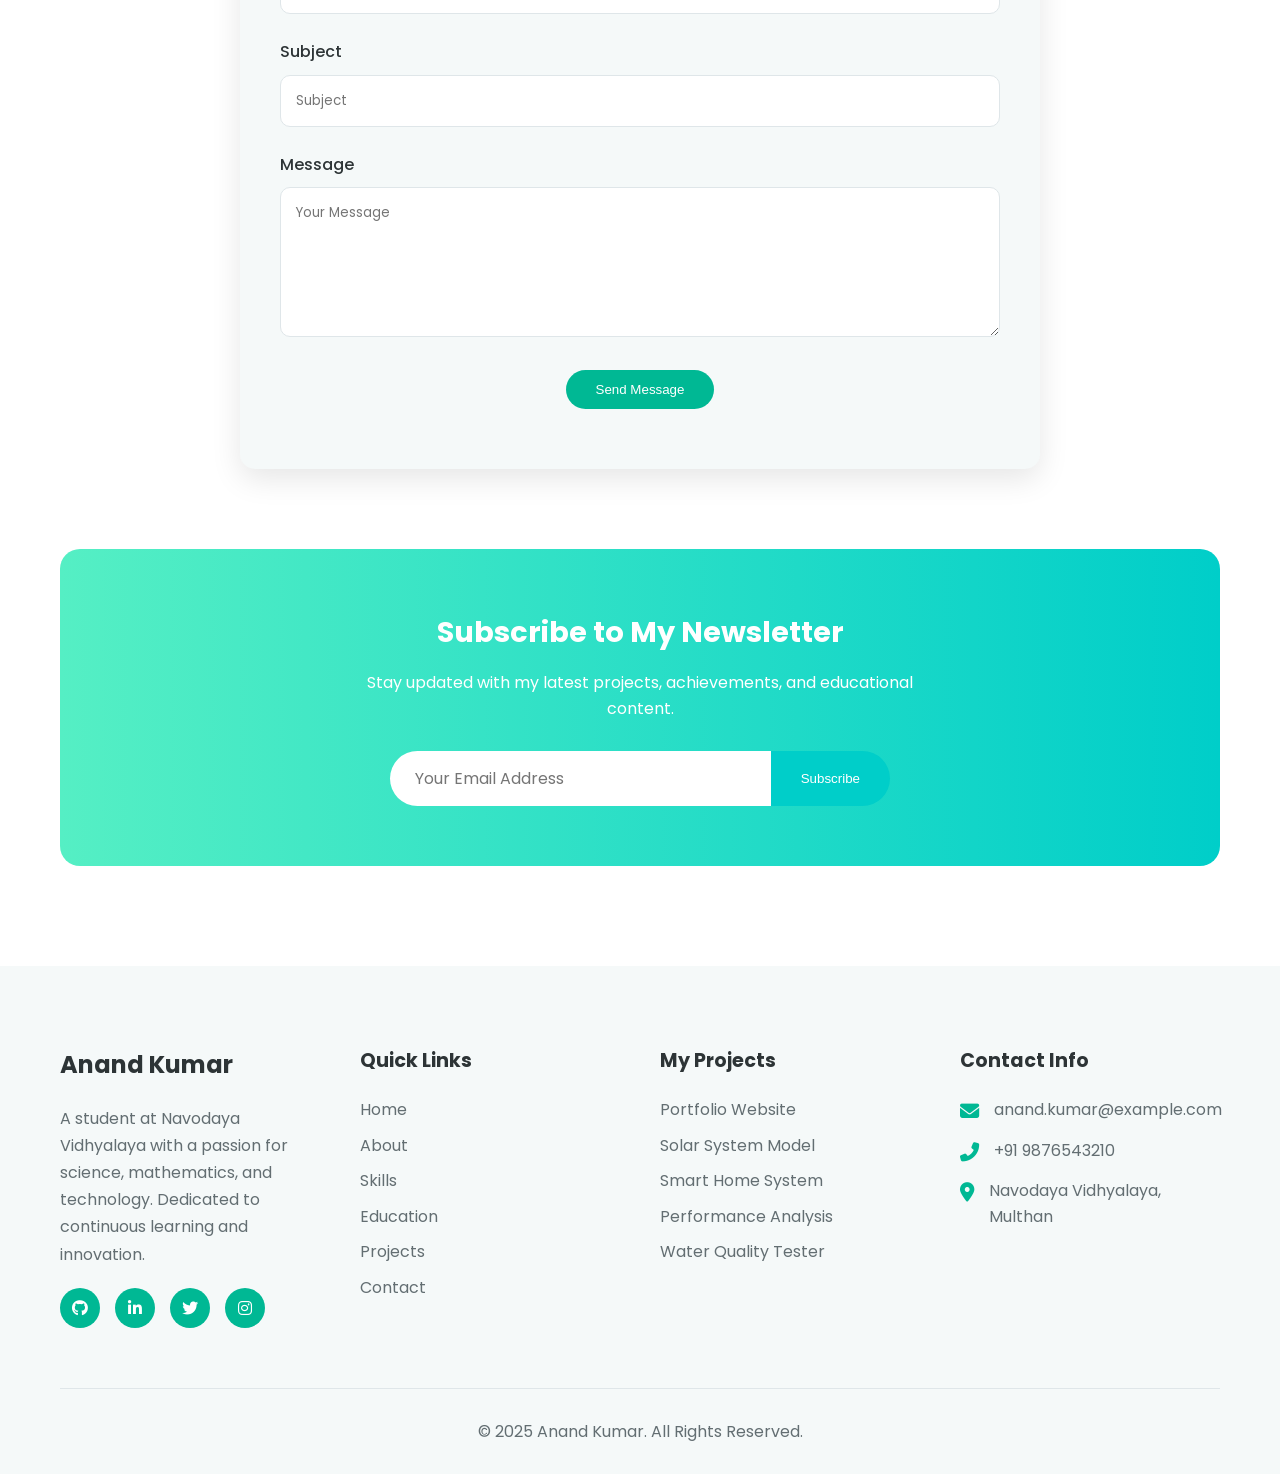
<file: portfolio-3/index.html>
<!DOCTYPE html>
<html lang="en">
<head>
    <meta charset="UTF-8">
    <meta name="viewport" content="width=device-width, initial-scale=1.0">
    <title>Anand Kumar - Student Portfolio</title>
    <!-- Favicon -->
    <link rel="icon" type="image/png" href="images/favicon.png">
    <!-- Google Fonts -->
    <link rel="preconnect" href="https://fonts.googleapis.com">
    <link rel="preconnect" href="https://fonts.gstatic.com" crossorigin>
    <link href="https://fonts.googleapis.com/css2?family=Poppins:wght@300;400;500;600;700&display=swap" rel="stylesheet">
    <!-- Font Awesome Icons -->
    <link rel="stylesheet" href="https://cdnjs.cloudflare.com/ajax/libs/font-awesome/6.4.0/css/all.min.css">
    <!-- Custom CSS -->
    <link rel="stylesheet" href="CSS/Home.css">
</head>
<body>
    <!-- Header -->
    <header class="main-header">
        <div class="container header-container">
            <a href="#" class="logo">Anand<span>.</span></a>
            
            <div class="hamburger-menu">
                <div class="line"></div>
                <div class="line"></div>
                <div class="line"></div>
            </div>
            
            <nav class="main-nav">
                <ul class="nav-list">
                    <li class="nav-item">
                        <a href="#home" class="nav-link active">Home</a>
                    </li>
                    <li class="nav-item">
                        <a href="#about" class="nav-link">About</a>
                    </li>
                    <li class="nav-item">
                        <a href="#skills" class="nav-link">Skills</a>
                    </li>
                    <li class="nav-item">
                        <a href="#education" class="nav-link">Education</a>
                    </li>
                    <li class="nav-item">
                        <a href="#projects" class="nav-link">Projects</a>
                    </li>
                    <li class="nav-item">
                        <a href="#contact" class="nav-link">Contact</a>
                    </li>
                </ul>
                
                <div class="header-buttons">
                    <div class="theme-selector">
                        <div class="theme-selector-toggle">
                            <i class="fas fa-palette"></i>
                        </div>
                        <div class="theme-options">
                            <div class="theme-option" data-theme="mint">
                                <div class="theme-color color-mint"></div>
                                <span>Mint</span>
                            </div>
                            <div class="theme-option" data-theme="coral">
                                <div class="theme-color color-coral"></div>
                                <span>Coral</span>
                            </div>
                            <div class="theme-option" data-theme="lavender">
                                <div class="theme-color color-lavender"></div>
                                <span>Lavender</span>
                            </div>
                            <div class="theme-option" data-theme="sky">
                                <div class="theme-color color-sky"></div>
                                <span>Sky</span>
                            </div>
                            <div class="theme-option" data-theme="gold">
                                <div class="theme-color color-gold"></div>
                                <span>Gold</span>
                            </div>
                        </div>
                    </div>
                    
                    <div class="mode-toggle">
                        <i class="fas fa-moon"></i>
                    </div>
                </div>
            </nav>
        </div>
    </header>
    
    <!-- Hero Section -->
    <section id="home" class="hero section">
        <div class="container">
            <div class="hero-content">
                <div class="hero-text slide-in-left">
                    <span class="hello-text">Hello, I'm</span>
                    <h1 class="name">Anand Kumar</h1>
                    <h3 class="profession">Science & Mathematics Student</h3>
                    <p class="hero-description">I'm a focused student at Navodaya Vidhyalaya with a passion for science, mathematics, and programming. Dedicated to learning and problem-solving, I aim to pursue a degree in Computer Science.</p>
                    <div class="hero-buttons">
                        <a href="#contact" class="btn">Contact Me</a>
                        <a href="#projects" class="btn btn-outline">My Projects</a>
                    </div>
                    <div class="social-icons">
                        <a href="#" class="social-icon"><i class="fab fa-github"></i></a>
                        <a href="#" class="social-icon"><i class="fab fa-linkedin-in"></i></a>
                        <a href="#" class="social-icon"><i class="fab fa-twitter"></i></a>
                        <a href="#" class="social-icon"><i class="fab fa-instagram"></i></a>
                    </div>
                </div>
                
                <div class="hero-image slide-in-right">
                    <div class="hero-img-container">
                        <div class="hero-img-bg"></div>
                        <img src="images/no-face-photo.png" alt="Anand Kumar" class="hero-img">
                    </div>
                </div>
            </div>
            
            <div class="scroll-down">
                <span>Scroll Down</span>
                <i class="fas fa-chevron-down"></i>
            </div>
        </div>
    </section>
    
    <!-- About Section -->
    <section id="about" class="about section">
        <div class="container">
            <h2 class="section-title">About Me</h2>
            
            <div class="about-content">
                <div class="about-image fade-in">
                    <div class="about-img-container">
                        <img src="images/no-face-photo.png" alt="Anand Kumar" class="about-img">
                    </div>
                </div>
                
                <div class="about-text fade-in">
                    <h3 class="about-title">My journey as a student</h3>
                    <p class="about-description">I am a dedicated student at Navodaya Vidhyalaya, Multhan, with a passion for science, technology, and mathematics. My educational journey has been focused on building a strong foundation in these core subjects while exploring creative problem-solving approaches.</p>
                    <p class="about-description">Beyond academics, I actively participate in extracurricular activities that enhance my leadership skills and teamwork abilities. I believe in a balanced approach to learning that combines theoretical knowledge with practical applications.</p>
                    
                    <ul class="info-list">
                        <li class="info-item">
                            <span class="info-label">Name:</span>
                            <span class="info-value">Anand Kumar</span>
                        </li>
                        <li class="info-item">
                            <span class="info-label">Age:</span>
                            <span class="info-value">17 Years</span>
                        </li>
                        <li class="info-item">
                            <span class="info-label">School:</span>
                            <span class="info-value">Navodaya Vidhyalaya, Multhan (MP)</span>
                        </li>
                        <li class="info-item">
                            <span class="info-label">Email:</span>
                            <span class="info-value">anand.kumar@example.com</span>
                        </li>
                        <li class="info-item">
                            <span class="info-label">Location:</span>
                            <span class="info-value">Multhan, Madhya Pradesh, India</span>
                        </li>
                    </ul>
                    
                    <a href="#contact" class="btn">Contact Me</a>
                </div>
            </div>
            
            <div class="tabs">
                <div class="tab-buttons">
                    <button class="tab-btn active" data-target="qualities-tab">Qualities</button>
                    <button class="tab-btn" data-target="interests-tab">Interests</button>
                    <button class="tab-btn" data-target="more-tab">More About Me</button>
                </div>
                
                <div class="tab-panes">
                    <div id="qualities-tab" class="tab-pane active">
                        <div class="qualities-list">
                            <div class="quality-item">
                                <div class="quality-icon">
                                    <i class="fas fa-brain"></i>
                                </div>
                                <div class="quality-info">
                                    <h4>Analytical Thinking</h4>
                                </div>
                            </div>
                            <div class="quality-item">
                                <div class="quality-icon">
                                    <i class="fas fa-lightbulb"></i>
                                </div>
                                <div class="quality-info">
                                    <h4>Problem Solver</h4>
                                </div>
                            </div>
                            <div class="quality-item">
                                <div class="quality-icon">
                                    <i class="fas fa-users"></i>
                                </div>
                                <div class="quality-info">
                                    <h4>Team Player</h4>
                                </div>
                            </div>
                            <div class="quality-item">
                                <div class="quality-icon">
                                    <i class="fas fa-clock"></i>
                                </div>
                                <div class="quality-info">
                                    <h4>Time Management</h4>
                                </div>
                            </div>
                            <div class="quality-item">
                                <div class="quality-icon">
                                    <i class="fas fa-bullseye"></i>
                                </div>
                                <div class="quality-info">
                                    <h4>Goal-Oriented</h4>
                                </div>
                            </div>
                            <div class="quality-item">
                                <div class="quality-icon">
                                    <i class="fas fa-book-reader"></i>
                                </div>
                                <div class="quality-info">
                                    <h4>Quick Learner</h4>
                                </div>
                            </div>
                        </div>
                    </div>
                    
                    <div id="interests-tab" class="tab-pane">
                        <div class="interests-grid">
                            <div class="interest-item">
                                <div class="interest-icon">
                                    <i class="fas fa-laptop-code"></i>
                                </div>
                                <h4 class="interest-name">Programming</h4>
                            </div>
                            <div class="interest-item">
                                <div class="interest-icon">
                                    <i class="fas fa-atom"></i>
                                </div>
                                <h4 class="interest-name">Physics</h4>
                            </div>
                            <div class="interest-item">
                                <div class="interest-icon">
                                    <i class="fas fa-calculator"></i>
                                </div>
                                <h4 class="interest-name">Mathematics</h4>
                            </div>
                            <div class="interest-item">
                                <div class="interest-icon">
                                    <i class="fas fa-flask"></i>
                                </div>
                                <h4 class="interest-name">Chemistry</h4>
                            </div>
                            <div class="interest-item">
                                <div class="interest-icon">
                                    <i class="fas fa-robot"></i>
                                </div>
                                <h4 class="interest-name">Robotics</h4>
                            </div>
                            <div class="interest-item">
                                <div class="interest-icon">
                                    <i class="fas fa-chess"></i>
                                </div>
                                <h4 class="interest-name">Chess</h4>
                            </div>
                            <div class="interest-item">
                                <div class="interest-icon">
                                    <i class="fas fa-book"></i>
                                </div>
                                <h4 class="interest-name">Reading</h4>
                            </div>
                            <div class="interest-item">
                                <div class="interest-icon">
                                    <i class="fas fa-volleyball-ball"></i>
                                </div>
                                <h4 class="interest-name">Sports</h4>
                            </div>
                        </div>
                    </div>
                    
                    <div id="more-tab" class="tab-pane">
                        <p>As a student at Navodaya Vidhyalaya, I've had the opportunity to explore various subjects and activities that have shaped my academic journey. My interest in science and mathematics began at an early age, when I found myself fascinated by how these disciplines explain the world around us.</p>
                        <p>In addition to my academic pursuits, I've actively participated in various competitions including science fairs, mathematics olympiads, and coding challenges. These experiences have not only enhanced my knowledge but also taught me the value of perseverance and continuous learning.</p>
                        <p>I believe in a well-rounded education and make time for physical activities like volleyball and chess, which help me develop strategic thinking and teamwork skills. Looking ahead, I aspire to pursue higher education in Computer Science and contribute to technological advancements that can make a positive impact on society.</p>
                    </div>
                </div>
            </div>
        </div>
    </section>
    
    <!-- Skills Section -->
    <section id="skills" class="skills section">
        <div class="container">
            <h2 class="section-title">My Skills</h2>
            
            <div class="skills-container">
                <div class="skills-column fade-in">
                    <h3 class="mb-30">Academic Skills</h3>
                    
                    <div class="skill-item">
                        <div class="skill-info">
                            <div class="skill-name">Mathematics</div>
                            <div class="skill-percentage">90%</div>
                        </div>
                        <div class="progress-bar-bg">
                            <div class="progress-bar" data-percentage="90"></div>
                        </div>
                    </div>
                    
                    <div class="skill-item">
                        <div class="skill-info">
                            <div class="skill-name">Physics</div>
                            <div class="skill-percentage">85%</div>
                        </div>
                        <div class="progress-bar-bg">
                            <div class="progress-bar" data-percentage="85"></div>
                        </div>
                    </div>
                    
                    <div class="skill-item">
                        <div class="skill-info">
                            <div class="skill-name">Chemistry</div>
                            <div class="skill-percentage">80%</div>
                        </div>
                        <div class="progress-bar-bg">
                            <div class="progress-bar" data-percentage="80"></div>
                        </div>
                    </div>
                    
                    <div class="skill-item">
                        <div class="skill-info">
                            <div class="skill-name">Biology</div>
                            <div class="skill-percentage">75%</div>
                        </div>
                        <div class="progress-bar-bg">
                            <div class="progress-bar" data-percentage="75"></div>
                        </div>
                    </div>
                    
                    <div class="skill-item">
                        <div class="skill-info">
                            <div class="skill-name">English</div>
                            <div class="skill-percentage">82%</div>
                        </div>
                        <div class="progress-bar-bg">
                            <div class="progress-bar" data-percentage="82"></div>
                        </div>
                    </div>
                </div>
                
                <div class="skills-column fade-in">
                    <h3 class="mb-30">Technical Skills</h3>
                    
                    <div class="skill-item">
                        <div class="skill-info">
                            <div class="skill-name">HTML/CSS</div>
                            <div class="skill-percentage">78%</div>
                        </div>
                        <div class="progress-bar-bg">
                            <div class="progress-bar" data-percentage="78"></div>
                        </div>
                    </div>
                    
                    <div class="skill-item">
                        <div class="skill-info">
                            <div class="skill-name">JavaScript</div>
                            <div class="skill-percentage">65%</div>
                        </div>
                        <div class="progress-bar-bg">
                            <div class="progress-bar" data-percentage="65"></div>
                        </div>
                    </div>
                    
                    <div class="skill-item">
                        <div class="skill-info">
                            <div class="skill-name">Python</div>
                            <div class="skill-percentage">70%</div>
                        </div>
                        <div class="progress-bar-bg">
                            <div class="progress-bar" data-percentage="70"></div>
                        </div>
                    </div>
                    
                    <div class="skill-item">
                        <div class="skill-info">
                            <div class="skill-name">C++</div>
                            <div class="skill-percentage">60%</div>
                        </div>
                        <div class="progress-bar-bg">
                            <div class="progress-bar" data-percentage="60"></div>
                        </div>
                    </div>
                    
                    <div class="skill-item">
                        <div class="skill-info">
                            <div class="skill-name">Data Analysis</div>
                            <div class="skill-percentage">72%</div>
                        </div>
                        <div class="progress-bar-bg">
                            <div class="progress-bar" data-percentage="72"></div>
                        </div>
                    </div>
                </div>
            </div>
            
            <div class="tools-list fade-in">
                <div class="tool-item">Microsoft Office</div>
                <div class="tool-item">Visual Studio Code</div>
                <div class="tool-item">GitHub</div>
                <div class="tool-item">Jupyter Notebook</div>
                <div class="tool-item">Figma</div>
                <div class="tool-item">Adobe Photoshop</div>
                <div class="tool-item">Arduino</div>
                <div class="tool-item">MATLAB</div>
            </div>
        </div>
    </section>
    
    <!-- Education Section -->
    <section id="education" class="education section">
        <div class="container">
            <h2 class="section-title">My Education</h2>
            
            <div class="timeline">
                <div class="timeline-item">
                    <div class="timeline-dot"></div>
                    <div class="timeline-content fade-in">
                        <span class="timeline-date">2022 - Present</span>
                        <h3 class="timeline-title">Higher Secondary Education</h3>
                        <h4 class="timeline-subtitle">Navodaya Vidhyalaya, Multhan</h4>
                        <p class="timeline-description">Currently pursuing Science stream with Physics, Chemistry, Mathematics, and Computer Science. Maintaining an academic average of 90% with particular strength in Mathematics and Physics.</p>
                    </div>
                </div>
                
                <div class="timeline-item">
                    <div class="timeline-dot"></div>
                    <div class="timeline-content fade-in">
                        <span class="timeline-date">2020 - 2022</span>
                        <h3 class="timeline-title">Secondary Education</h3>
                        <h4 class="timeline-subtitle">Navodaya Vidhyalaya, Multhan</h4>
                        <p class="timeline-description">Completed 10th grade with 92% marks. Received excellence awards in Mathematics and Science. Participated in regional science fair and secured 2nd position.</p>
                    </div>
                </div>
                
                <div class="timeline-item">
                    <div class="timeline-dot"></div>
                    <div class="timeline-content fade-in">
                        <span class="timeline-date">2014 - 2020</span>
                        <h3 class="timeline-title">Primary Education</h3>
                        <h4 class="timeline-subtitle">Navodaya Vidhyalaya, Multhan</h4>
                        <p class="timeline-description">Completed primary education with consistent academic excellence. Developed interest in mathematics and science during this period. Participated in various co-curricular activities.</p>
                    </div>
                </div>
                
                <div class="timeline-item">
                    <div class="timeline-dot"></div>
                    <div class="timeline-content fade-in">
                        <span class="timeline-date">Summer 2023</span>
                        <h3 class="timeline-title">Web Development Bootcamp</h3>
                        <h4 class="timeline-subtitle">Online Course</h4>
                        <p class="timeline-description">Completed an intensive 8-week web development course covering HTML, CSS, JavaScript, and responsive design principles. Created multiple projects as part of the curriculum.</p>
                    </div>
                </div>
            </div>
            
            <div class="stats-container">
                <div class="stat-item">
                    <div class="stat-icon">
                        <i class="fas fa-award"></i>
                    </div>
                    <div class="stat-number" data-count="15">0</div>
                    <div class="stat-title">Awards</div>
                </div>
                
                <div class="stat-item">
                    <div class="stat-icon">
                        <i class="fas fa-project-diagram"></i>
                    </div>
                    <div class="stat-number" data-count="12">0</div>
                    <div class="stat-title">Projects</div>
                </div>
                
                <div class="stat-item">
                    <div class="stat-icon">
                        <i class="fas fa-certificate"></i>
                    </div>
                    <div class="stat-number" data-count="8">0</div>
                    <div class="stat-title">Certifications</div>
                </div>
                
                <div class="stat-item">
                    <div class="stat-icon">
                        <i class="fas fa-graduation-cap"></i>
                    </div>
                    <div class="stat-number" data-count="9">0</div>
                    <div class="stat-title">School Years</div>
                </div>
            </div>
        </div>
    </section>
    
    <!-- Projects Section -->
    <section id="projects" class="projects section">
        <div class="container">
            <h2 class="section-title">My Projects</h2>
            
            <div class="filter-buttons">
                <button class="filter-button active" data-filter="all">All</button>
                <button class="filter-button" data-filter="science">Science</button>
                <button class="filter-button" data-filter="programming">Programming</button>
                <button class="filter-button" data-filter="robotics">Robotics</button>
                <button class="filter-button" data-filter="web">Web Development</button>
            </div>
            
            <div class="projects-grid">
                <div class="project-card programming web">
                    <div class="project-image">
                        <img src="images/no-face-photo.png" alt="Student Portfolio Website">
                        <div class="project-category">Web Development</div>
                    </div>
                    <div class="project-content">
                        <h3 class="project-title">Student Portfolio Website</h3>
                        <p class="project-description">Developed a responsive portfolio website to showcase student achievements, skills, and projects. Implemented using modern web technologies.</p>
                        <div class="project-tags">
                            <span class="project-tag">HTML</span>
                            <span class="project-tag">CSS</span>
                            <span class="project-tag">JavaScript</span>
                            <span class="project-tag">Responsive</span>
                        </div>
                        <div class="project-links">
                            <a href="#" class="project-link"><i class="fas fa-external-link-alt"></i> Preview</a>
                            <a href="#" class="project-link"><i class="fab fa-github"></i> GitHub</a>
                        </div>
                    </div>
                </div>
                
                <div class="project-card science">
                    <div class="project-image">
                        <img src="images/no-face-photo.png" alt="Solar System Model">
                        <div class="project-category">Science</div>
                    </div>
                    <div class="project-content">
                        <h3 class="project-title">Interactive Solar System Model</h3>
                        <p class="project-description">Created a scale model of the solar system with interactive features to demonstrate planetary motions and gravitational effects.</p>
                        <div class="project-tags">
                            <span class="project-tag">Physics</span>
                            <span class="project-tag">Astronomy</span>
                            <span class="project-tag">3D Modeling</span>
                        </div>
                        <div class="project-links">
                            <a href="#" class="project-link"><i class="fas fa-external-link-alt"></i> Details</a>
                        </div>
                    </div>
                </div>
                
                <div class="project-card robotics programming">
                    <div class="project-image">
                        <img src="images/no-face-photo.png" alt="Smart Home Automation">
                        <div class="project-category">Robotics</div>
                    </div>
                    <div class="project-content">
                        <h3 class="project-title">Smart Home Automation System</h3>
                        <p class="project-description">Designed and built a prototype smart home system using Arduino that controls lighting, temperature, and security features through a mobile app.</p>
                        <div class="project-tags">
                            <span class="project-tag">Arduino</span>
                            <span class="project-tag">IoT</span>
                            <span class="project-tag">Mobile App</span>
                            <span class="project-tag">Sensors</span>
                        </div>
                        <div class="project-links">
                            <a href="#" class="project-link"><i class="fas fa-external-link-alt"></i> Demo</a>
                            <a href="#" class="project-link"><i class="fab fa-github"></i> GitHub</a>
                        </div>
                    </div>
                </div>
                
                <div class="project-card programming">
                    <div class="project-image">
                        <img src="images/no-face-photo.png" alt="Data Analysis Tool">
                        <div class="project-category">Programming</div>
                    </div>
                    <div class="project-content">
                        <h3 class="project-title">Student Performance Analysis Tool</h3>
                        <p class="project-description">Developed a Python application that analyzes student performance data, identifies trends, and generates visual reports to help improve academic outcomes.</p>
                        <div class="project-tags">
                            <span class="project-tag">Python</span>
                            <span class="project-tag">Data Analysis</span>
                            <span class="project-tag">Statistics</span>
                            <span class="project-tag">Visualization</span>
                        </div>
                        <div class="project-links">
                            <a href="#" class="project-link"><i class="fas fa-external-link-alt"></i> Demo</a>
                            <a href="#" class="project-link"><i class="fab fa-github"></i> GitHub</a>
                        </div>
                    </div>
                </div>
                
                <div class="project-card science">
                    <div class="project-image">
                        <img src="images/no-face-photo.png" alt="Water Quality Tester">
                        <div class="project-category">Science</div>
                    </div>
                    <div class="project-content">
                        <h3 class="project-title">Portable Water Quality Tester</h3>
                        <p class="project-description">Built a portable device that tests water samples for common contaminants and provides instant results, helping communities ensure their water safety.</p>
                        <div class="project-tags">
                            <span class="project-tag">Chemistry</span>
                            <span class="project-tag">Environmental</span>
                            <span class="project-tag">Electronics</span>
                        </div>
                        <div class="project-links">
                            <a href="#" class="project-link"><i class="fas fa-external-link-alt"></i> Details</a>
                        </div>
                    </div>
                </div>
                
                <div class="project-card programming web">
                    <div class="project-image">
                        <img src="images/no-face-photo.png" alt="E-Learning Platform">
                        <div class="project-category">Web Development</div>
                    </div>
                    <div class="project-content">
                        <h3 class="project-title">School E-Learning Platform</h3>
                        <p class="project-description">Developed a simple e-learning platform for my school that allows teachers to share study materials and students to access them remotely.</p>
                        <div class="project-tags">
                            <span class="project-tag">HTML</span>
                            <span class="project-tag">CSS</span>
                            <span class="project-tag">JavaScript</span>
                            <span class="project-tag">Firebase</span>
                        </div>
                        <div class="project-links">
                            <a href="#" class="project-link"><i class="fas fa-external-link-alt"></i> Preview</a>
                            <a href="#" class="project-link"><i class="fab fa-github"></i> GitHub</a>
                        </div>
                    </div>
                </div>
            </div>
        </div>
    </section>
    
    <!-- Contact Section -->
    <section id="contact" class="contact section">
        <div class="container">
            <h2 class="section-title">Contact Me</h2>
            
            <div class="contact-grid">
                <div class="contact-card fade-in">
                    <div class="contact-icon">
                        <i class="fas fa-envelope"></i>
                    </div>
                    <h3 class="contact-title">Email</h3>
                    <div class="contact-info">
                        <p>Feel free to email me anytime</p>
                        <a href="mailto:anand.kumar@example.com">anand.kumar@example.com</a>
                    </div>
                </div>
                
                <div class="contact-card fade-in">
                    <div class="contact-icon">
                        <i class="fas fa-phone-alt"></i>
                    </div>
                    <h3 class="contact-title">Phone</h3>
                    <div class="contact-info">
                        <p>Available on weekdays 3-6pm</p>
                        <a href="tel:+919876543210">+91 9876543210</a>
                    </div>
                </div>
                
                <div class="contact-card fade-in">
                    <div class="contact-icon">
                        <i class="fas fa-map-marker-alt"></i>
                    </div>
                    <h3 class="contact-title">Location</h3>
                    <div class="contact-info">
                        <p>Navodaya Vidhyalaya Campus</p>
                        <span>Multhan, Madhya Pradesh, India</span>
                    </div>
                </div>
            </div>
            
            <div class="contact-form-container fade-in">
                <form id="contact-form">
                    <div class="form-group">
                        <label for="name" class="form-label">Name</label>
                        <input type="text" id="name" class="form-control" placeholder="Your Name" required>
                    </div>
                    
                    <div class="form-group">
                        <label for="email" class="form-label">Email</label>
                        <input type="email" id="email" class="form-control" placeholder="Your Email" required>
                    </div>
                    
                    <div class="form-group">
                        <label for="subject" class="form-label">Subject</label>
                        <input type="text" id="subject" class="form-control" placeholder="Subject" required>
                    </div>
                    
                    <div class="form-group full-width">
                        <label for="message" class="form-label">Message</label>
                        <textarea id="message" class="form-control" placeholder="Your Message" required></textarea>
                    </div>
                    
                    <div class="form-submit">
                        <button type="submit" class="btn">Send Message</button>
                    </div>
                </form>
                
                <div id="form-status" class="form-status"></div>
            </div>
            
            <div class="newsletter-container">
                <h3 class="newsletter-title">Subscribe to My Newsletter</h3>
                <p class="newsletter-description">Stay updated with my latest projects, achievements, and educational content.</p>
                
                <form class="newsletter-form">
                    <input type="email" class="newsletter-input" placeholder="Your Email Address" required>
                    <button type="submit" class="newsletter-btn">Subscribe</button>
                </form>
            </div>
        </div>
    </section>
    
    <!-- Footer -->
    <footer class="footer">
        <div class="container">
            <div class="footer-grid">
                <div class="footer-info">
                    <h3>Anand Kumar</h3>
                    <p class="footer-description">A student at Navodaya Vidhyalaya with a passion for science, mathematics, and technology. Dedicated to continuous learning and innovation.</p>
                    <div class="footer-social">
                        <a href="#" class="footer-social-icon"><i class="fab fa-github"></i></a>
                        <a href="#" class="footer-social-icon"><i class="fab fa-linkedin-in"></i></a>
                        <a href="#" class="footer-social-icon"><i class="fab fa-twitter"></i></a>
                        <a href="#" class="footer-social-icon"><i class="fab fa-instagram"></i></a>
                    </div>
                </div>
                
                <div class="footer-links">
                    <h4>Quick Links</h4>
                    <ul class="footer-link-list">
                        <li><a href="#home" class="footer-link">Home</a></li>
                        <li><a href="#about" class="footer-link">About</a></li>
                        <li><a href="#skills" class="footer-link">Skills</a></li>
                        <li><a href="#education" class="footer-link">Education</a></li>
                        <li><a href="#projects" class="footer-link">Projects</a></li>
                        <li><a href="#contact" class="footer-link">Contact</a></li>
                    </ul>
                </div>
                
                <div class="footer-links">
                    <h4>My Projects</h4>
                    <ul class="footer-link-list">
                        <li><a href="#" class="footer-link">Portfolio Website</a></li>
                        <li><a href="#" class="footer-link">Solar System Model</a></li>
                        <li><a href="#" class="footer-link">Smart Home System</a></li>
                        <li><a href="#" class="footer-link">Performance Analysis</a></li>
                        <li><a href="#" class="footer-link">Water Quality Tester</a></li>
                    </ul>
                </div>
                
                <div class="footer-links">
                    <h4>Contact Info</h4>
                    <ul class="footer-link-list">
                        <li class="footer-contact-item">
                            <div class="footer-contact-icon"><i class="fas fa-envelope"></i></div>
                            <span>anand.kumar@example.com</span>
                        </li>
                        <li class="footer-contact-item">
                            <div class="footer-contact-icon"><i class="fas fa-phone-alt"></i></div>
                            <span>+91 9876543210</span>
                        </li>
                        <li class="footer-contact-item">
                            <div class="footer-contact-icon"><i class="fas fa-map-marker-alt"></i></div>
                            <span>Navodaya Vidhyalaya, Multhan</span>
                        </li>
                    </ul>
                </div>
            </div>
            
            <div class="copyright">
                <p>&copy; 2025 Anand Kumar. All Rights Reserved.</p>
            </div>
        </div>
    </footer>
    
    <a href="#home" class="back-to-top">
        <i class="fas fa-arrow-up"></i>
    </a>
    
    <!-- JavaScript -->
    <script src="JS/Home.js"></script>
</body>
</html>
</file>
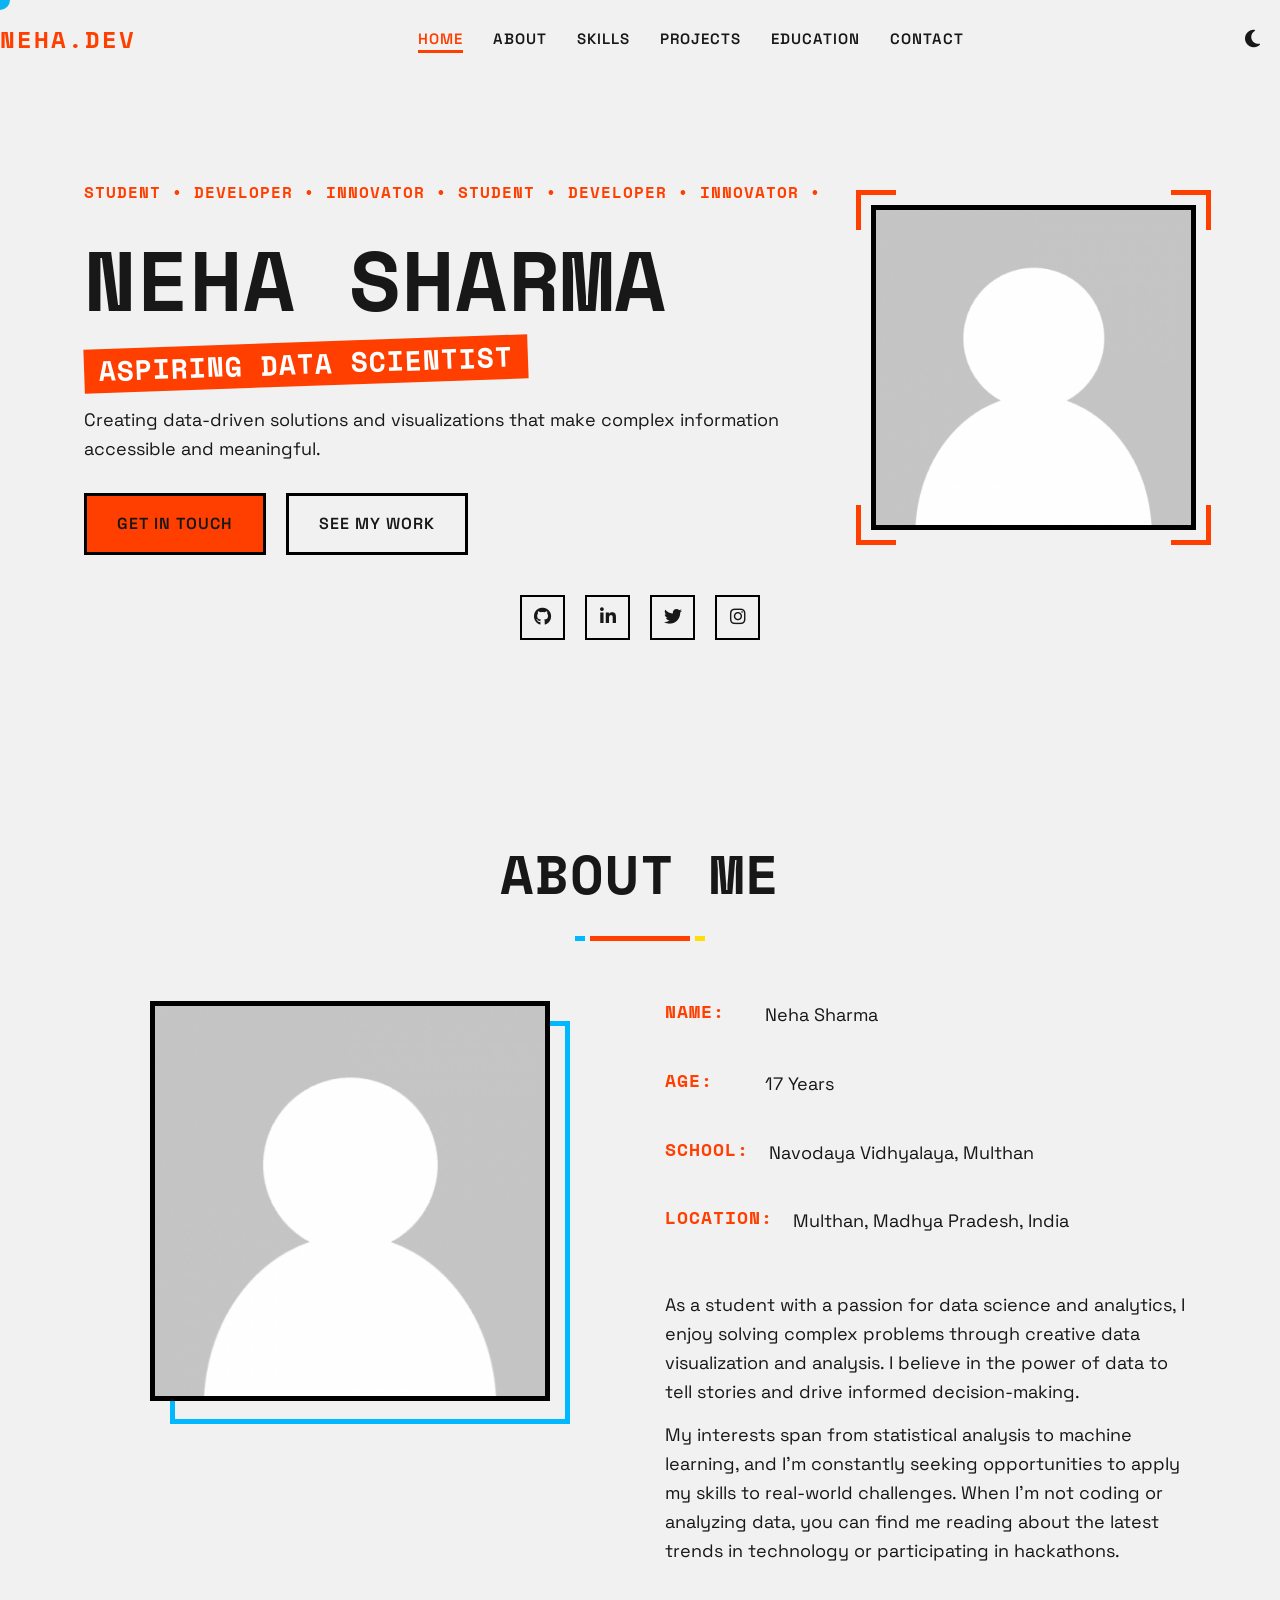
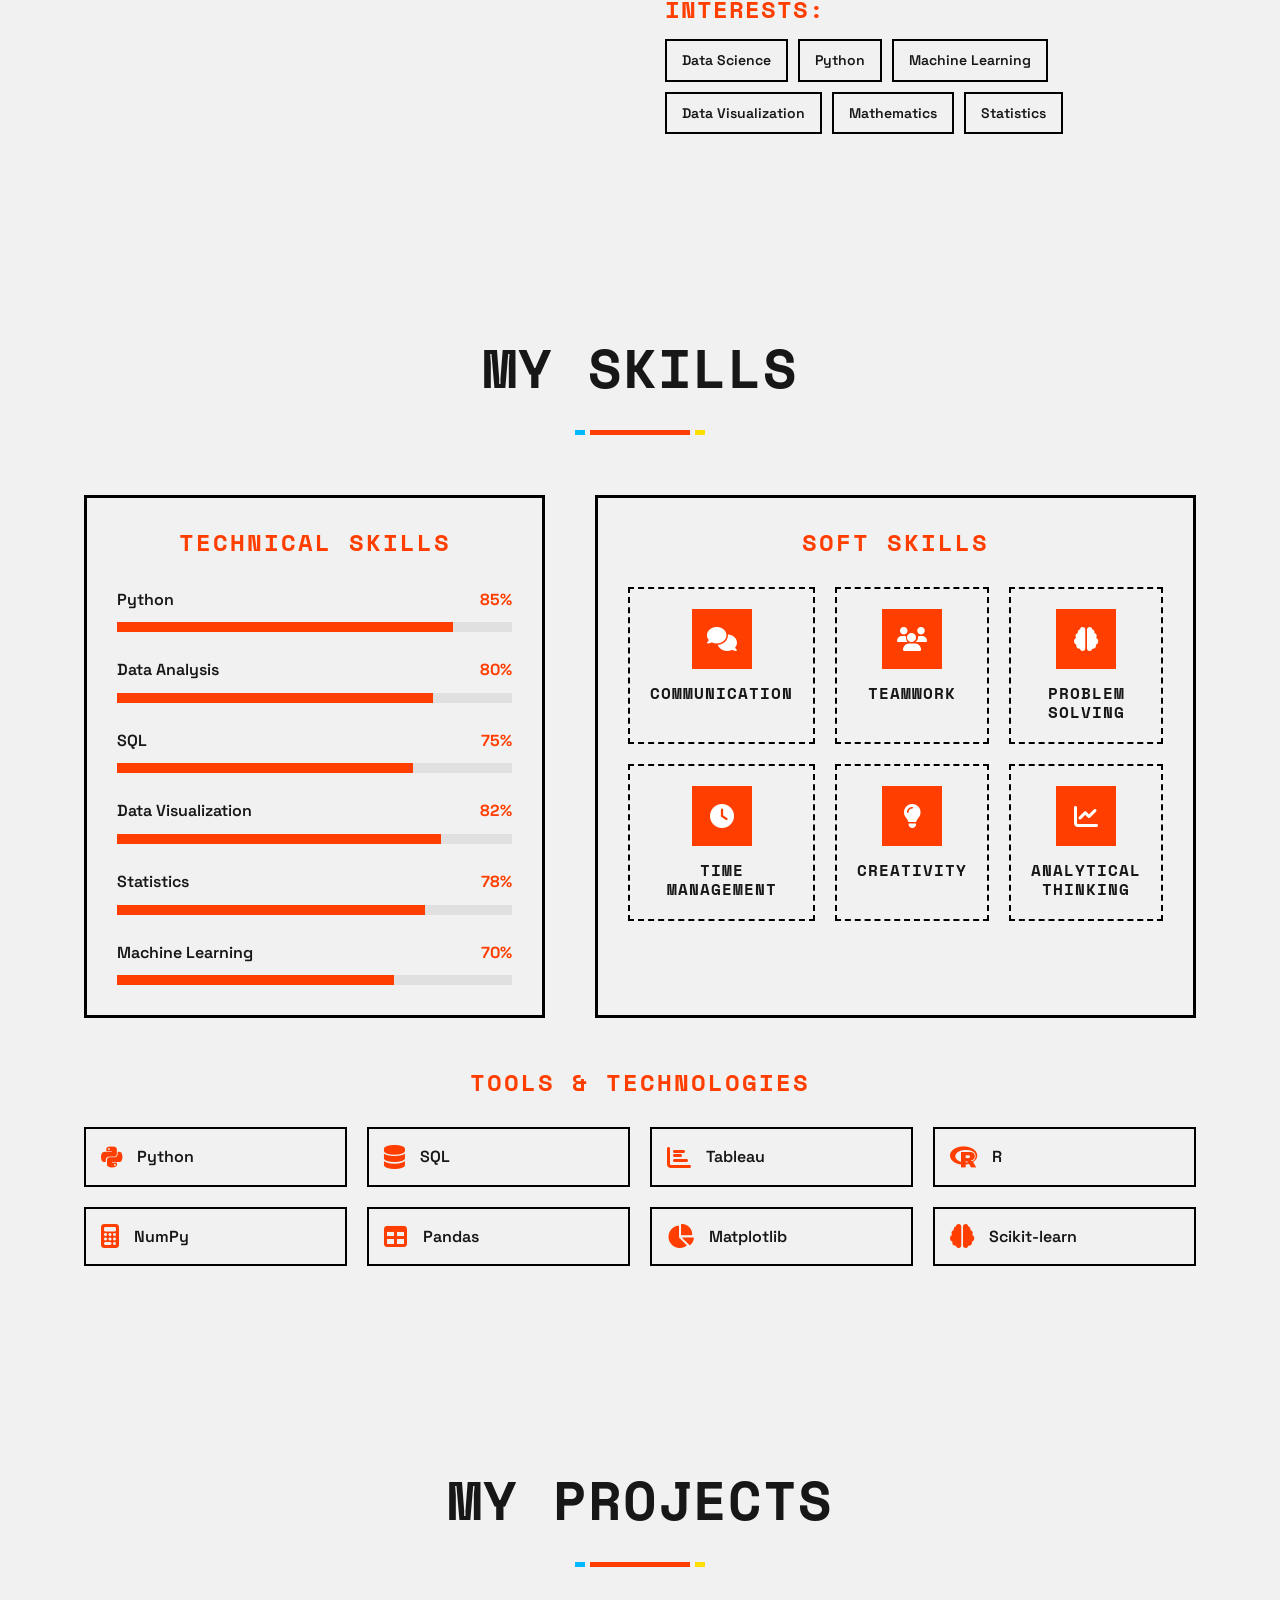
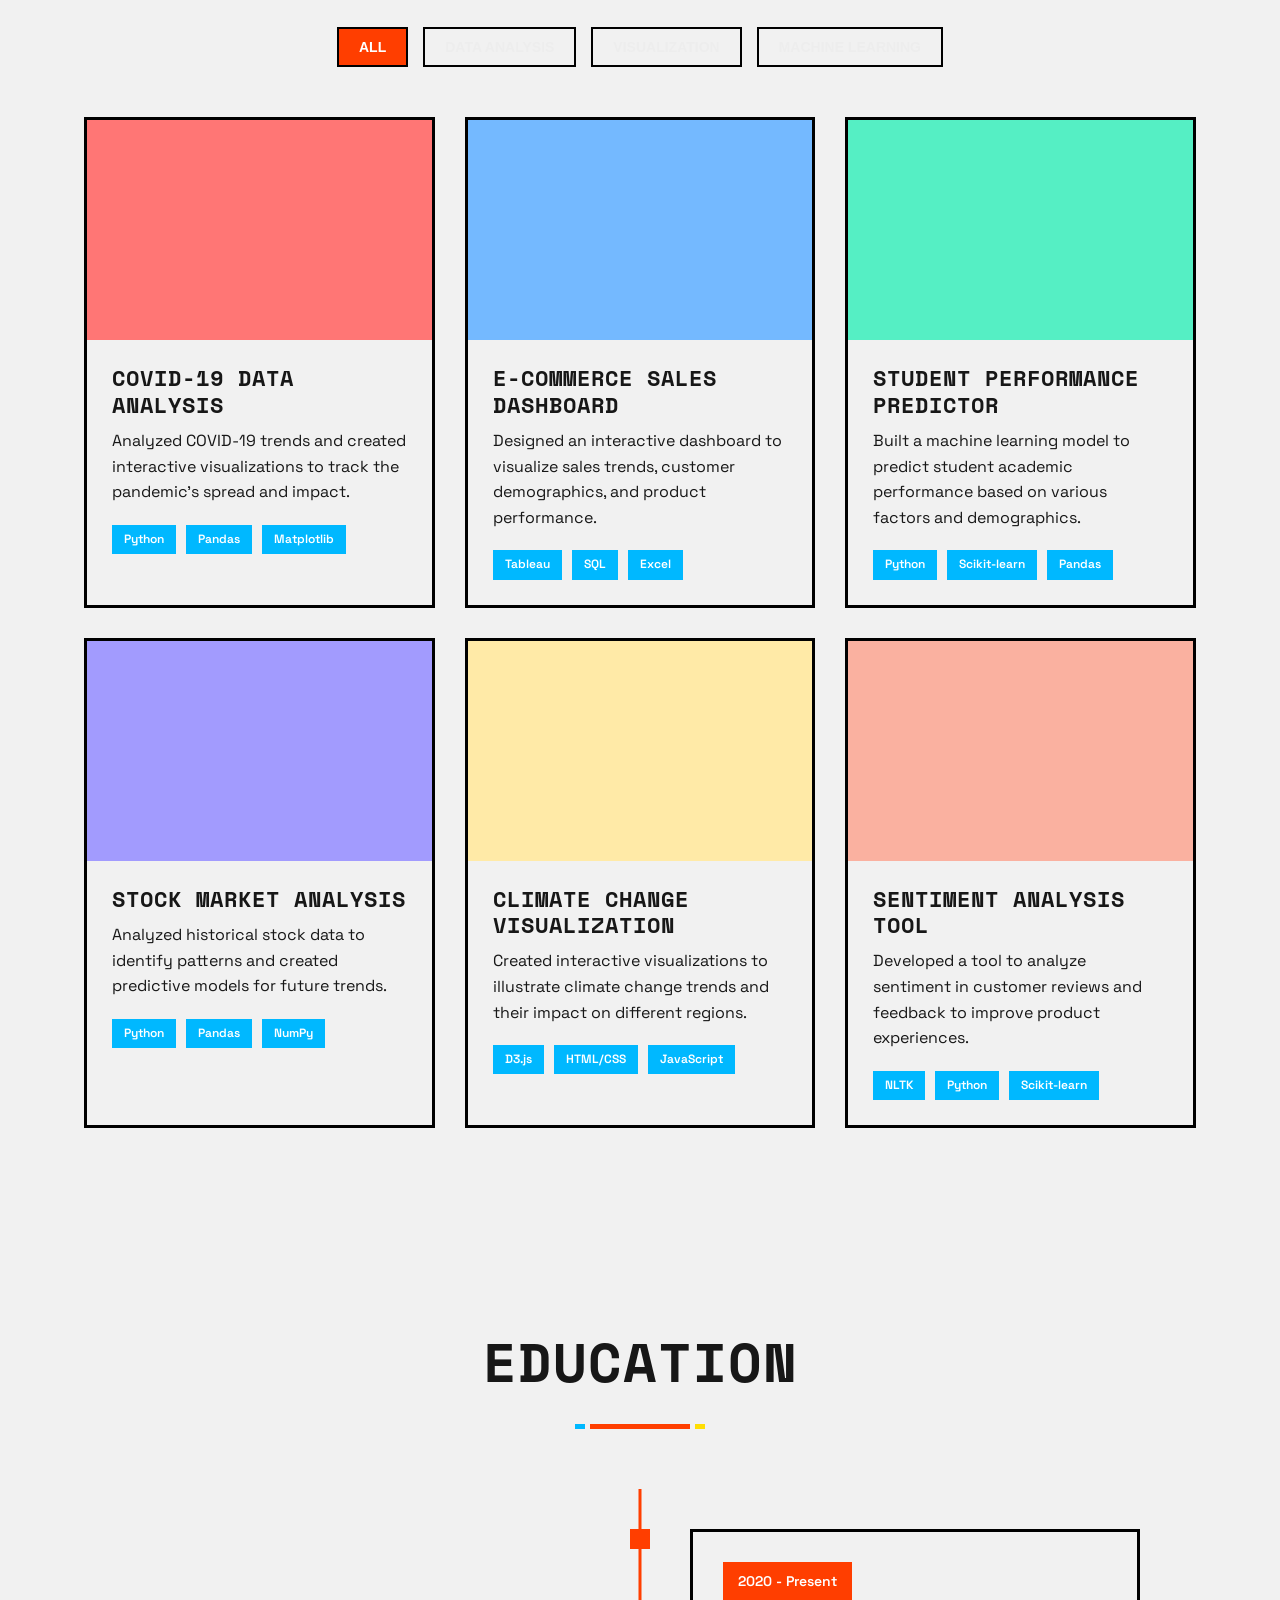
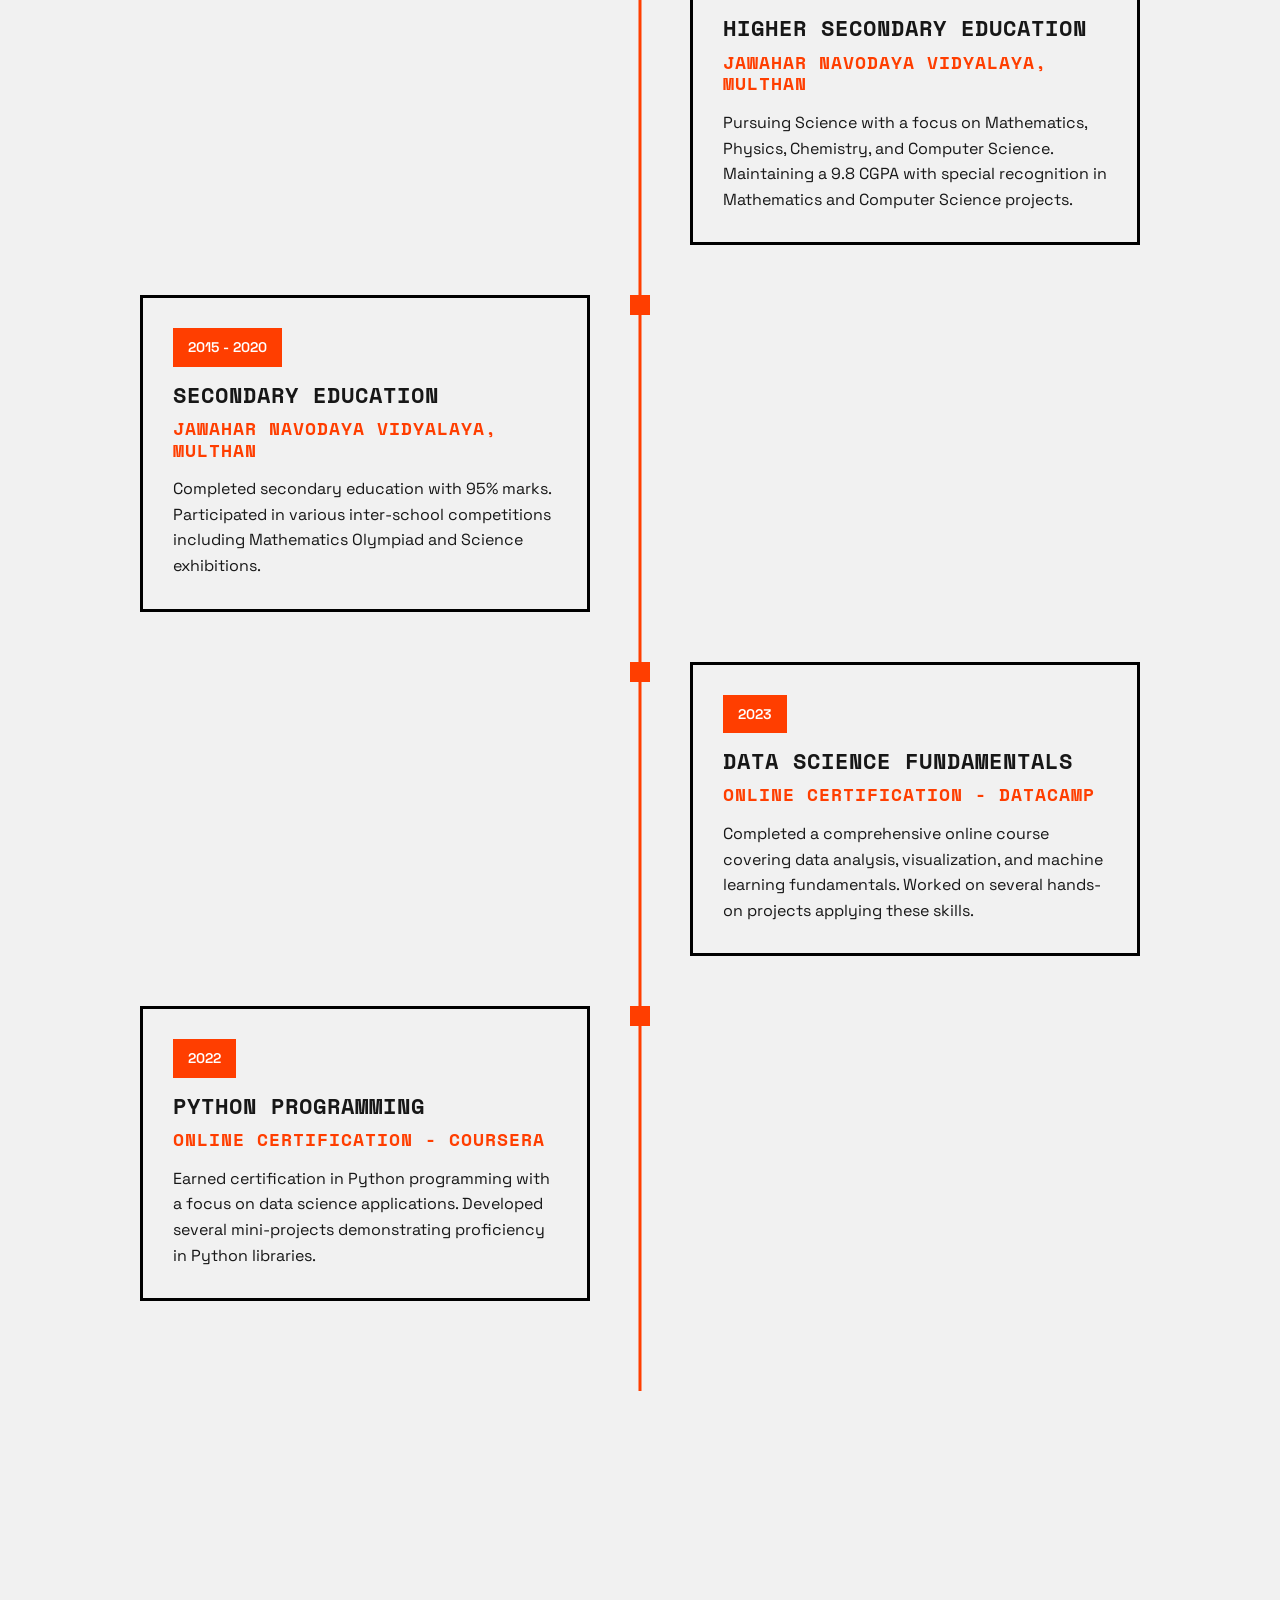
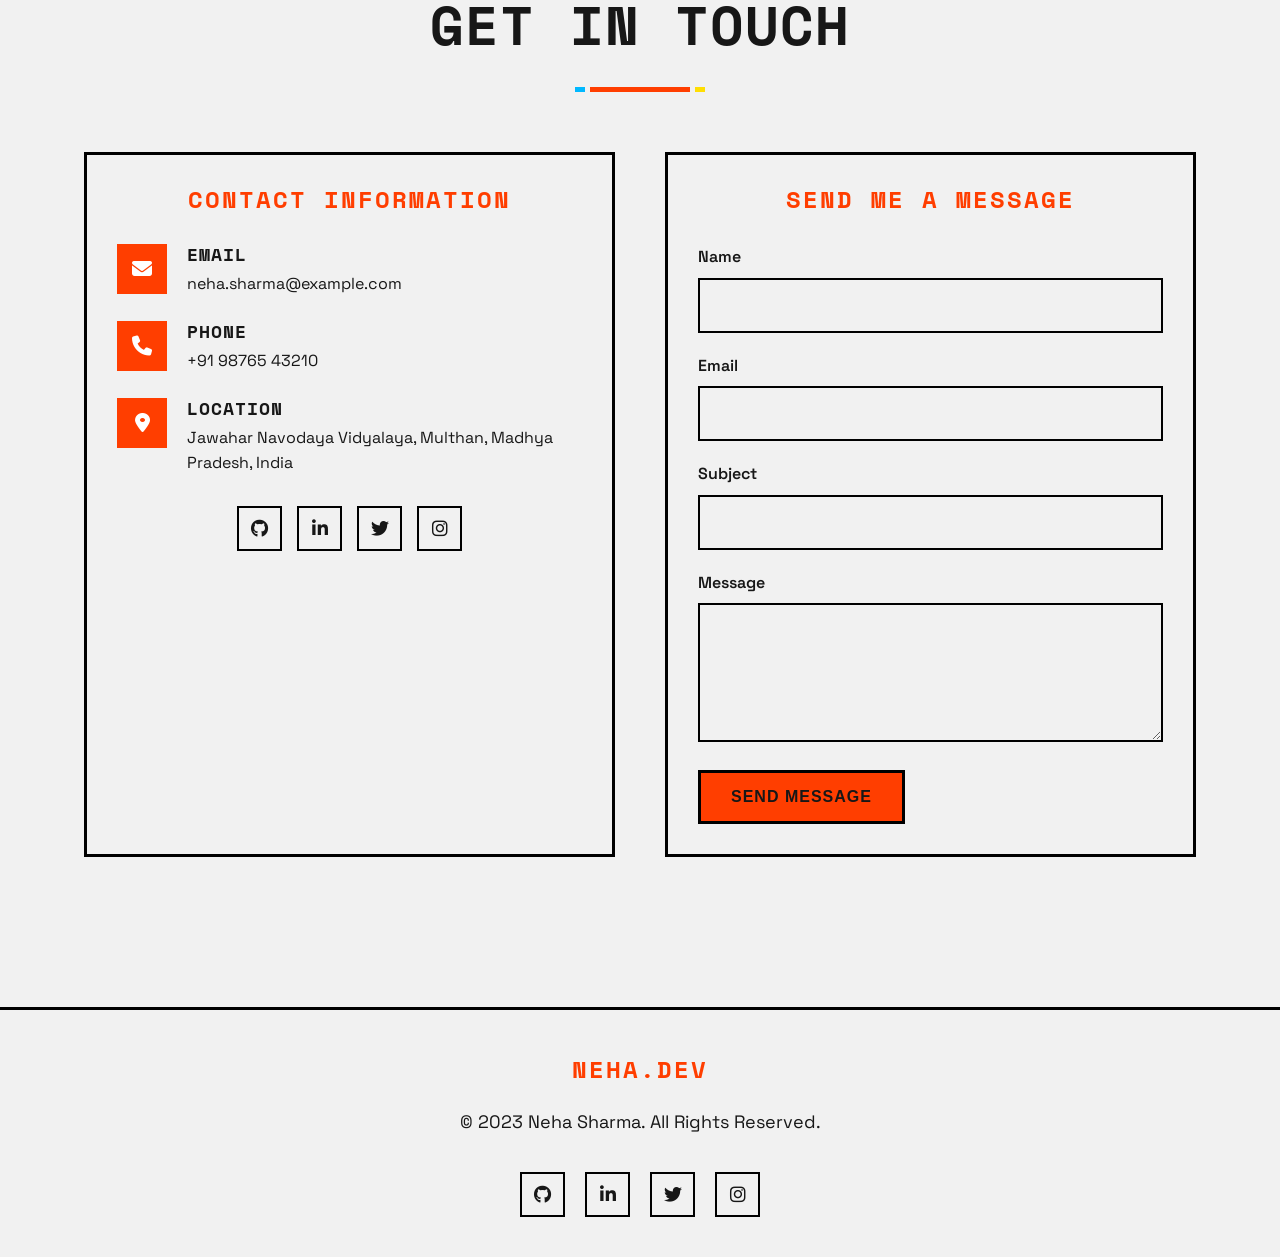
<file: portfolio-5/index.html>
<!DOCTYPE html>
<html lang="en">
<head>
    <meta charset="UTF-8">
    <meta name="viewport" content="width=device-width, initial-scale=1.0">
    <title>Neha's Portfolio | Navodaya Vidhyalaya</title>
    <link rel="stylesheet" href="https://cdnjs.cloudflare.com/ajax/libs/font-awesome/6.4.0/css/all.min.css">
    <link rel="preconnect" href="https://fonts.googleapis.com">
    <link rel="preconnect" href="https://fonts.gstatic.com" crossorigin>
    <link href="https://fonts.googleapis.com/css2?family=Space+Grotesk:wght@300;400;500;600;700&family=Space+Mono:wght@400;700&display=swap" rel="stylesheet">
    <link rel="stylesheet" href="CSS/Home.css">
</head>
<body>
    <div class="cursor"></div>
    <div class="noise-overlay"></div>

    <header>
        <div class="header-container">
            <div class="logo">NEHA.DEV</div>
            <nav class="desktop-nav">
                <ul>
                    <li>
                        <a href="#home" class="active">HOME</a>
                    </li>
                    <li>
                        <a href="#about">ABOUT</a>
                    </li>
                    <li>
                        <a href="#skills">SKILLS</a>
                    </li>
                    <li>
                        <a href="#projects">PROJECTS</a>
                    </li>
                    <li>
                        <a href="#education">EDUCATION</a>
                    </li>
                    <li>
                        <a href="#contact">CONTACT</a>
                    </li>
                </ul>
            </nav>
            <button class="theme-toggle">
                <i class="fas fa-sun light-icon"></i>
                <i class="fas fa-moon dark-icon"></i>
            </button>
            <div class="menu-toggle">
                <div class="bar"></div>
                <div class="bar"></div>
                <div class="bar"></div>
            </div>
        </div>
    </header>

    <div class="mobile-nav">
        <ul>
            <li><a href="#home" class="active">HOME</a></li>
            <li><a href="#about">ABOUT</a></li>
            <li><a href="#skills">SKILLS</a></li>
            <li><a href="#projects">PROJECTS</a></li>
            <li><a href="#education">EDUCATION</a></li>
            <li><a href="#contact">CONTACT</a></li>
        </ul>
    </div>

    <div class="grid-layout">
        <section id="home" class="section-home">
            <div class="container">
                <div class="home-grid">
                    <div class="intro-text">
                        <div class="marquee">
                            <h3 class="marquee-content">STUDENT • DEVELOPER • INNOVATOR • STUDENT • DEVELOPER • INNOVATOR •</h3>
                        </div>
                        <h1>NEHA SHARMA</h1>
                        <div class="title-highlight">
                            <h2>ASPIRING DATA SCIENTIST</h2>
                        </div>
                        <p>Creating data-driven solutions and visualizations that make complex information accessible and meaningful.</p>
                        <div class="cta-container">
                            <a href="#contact" class="btn btn-primary">GET IN TOUCH</a>
                            <a href="#projects" class="btn btn-secondary">SEE MY WORK</a>
                        </div>
                    </div>
                    <div class="profile-img">
                        <div class="img-container">
                            <img src="Images/no-face-photo.png" alt="Neha Sharma">
                        </div>
                        <div class="corner-accent top-left"></div>
                        <div class="corner-accent top-right"></div>
                        <div class="corner-accent bottom-left"></div>
                        <div class="corner-accent bottom-right"></div>
                    </div>
                </div>
                <div class="socials">
                    <a href="#" class="social-icon"><i class="fab fa-github"></i></a>
                    <a href="#" class="social-icon"><i class="fab fa-linkedin-in"></i></a>
                    <a href="#" class="social-icon"><i class="fab fa-twitter"></i></a>
                    <a href="#" class="social-icon"><i class="fab fa-instagram"></i></a>
                </div>
            </div>
        </section>

        <section id="about" class="section-about">
            <div class="container">
                <div class="section-heading">
                    <h2>ABOUT ME</h2>
                    <div class="heading-underline"></div>
                </div>
                <div class="about-grid">
                    <div class="about-img">
                        <img src="Images/no-face-photo.png" alt="About Neha">
                        <div class="img-frame"></div>
                    </div>
                    <div class="about-content">
                        <div class="info-list">
                            <div class="info-item">
                                <h3>Name:</h3>
                                <p>Neha Sharma</p>
                            </div>
                            <div class="info-item">
                                <h3>Age:</h3>
                                <p>17 Years</p>
                            </div>
                            <div class="info-item">
                                <h3>School:</h3>
                                <p>Navodaya Vidhyalaya, Multhan</p>
                            </div>
                            <div class="info-item">
                                <h3>Location:</h3>
                                <p>Multhan, Madhya Pradesh, India</p>
                            </div>
                        </div>
                        <div class="about-text">
                            <p>As a student with a passion for data science and analytics, I enjoy solving complex problems through creative data visualization and analysis. I believe in the power of data to tell stories and drive informed decision-making.</p>
                            <p>My interests span from statistical analysis to machine learning, and I'm constantly seeking opportunities to apply my skills to real-world challenges. When I'm not coding or analyzing data, you can find me reading about the latest trends in technology or participating in hackathons.</p>
                        </div>
                        <div class="interest-list">
                            <h3>INTERESTS:</h3>
                            <div class="interest-items">
                                <span class="interest-tag">Data Science</span>
                                <span class="interest-tag">Python</span>
                                <span class="interest-tag">Machine Learning</span>
                                <span class="interest-tag">Data Visualization</span>
                                <span class="interest-tag">Mathematics</span>
                                <span class="interest-tag">Statistics</span>
                            </div>
                        </div>
                    </div>
                </div>
            </div>
        </section>

        <section id="skills" class="section-skills">
            <div class="container">
                <div class="section-heading">
                    <h2>MY SKILLS</h2>
                    <div class="heading-underline"></div>
                </div>
                <div class="skills-content">
                    <div class="skills-group technical-skills">
                        <h3>TECHNICAL SKILLS</h3>
                        <div class="skill-bars">
                            <div class="skill-item">
                                <div class="skill-info">
                                    <span class="skill-name">Python</span>
                                    <span class="skill-percentage">85%</span>
                                </div>
                                <div class="skill-progress">
                                    <div class="progress-bar" data-width="85"></div>
                                </div>
                            </div>
                            <div class="skill-item">
                                <div class="skill-info">
                                    <span class="skill-name">Data Analysis</span>
                                    <span class="skill-percentage">80%</span>
                                </div>
                                <div class="skill-progress">
                                    <div class="progress-bar" data-width="80"></div>
                                </div>
                            </div>
                            <div class="skill-item">
                                <div class="skill-info">
                                    <span class="skill-name">SQL</span>
                                    <span class="skill-percentage">75%</span>
                                </div>
                                <div class="skill-progress">
                                    <div class="progress-bar" data-width="75"></div>
                                </div>
                            </div>
                            <div class="skill-item">
                                <div class="skill-info">
                                    <span class="skill-name">Data Visualization</span>
                                    <span class="skill-percentage">82%</span>
                                </div>
                                <div class="skill-progress">
                                    <div class="progress-bar" data-width="82"></div>
                                </div>
                            </div>
                            <div class="skill-item">
                                <div class="skill-info">
                                    <span class="skill-name">Statistics</span>
                                    <span class="skill-percentage">78%</span>
                                </div>
                                <div class="skill-progress">
                                    <div class="progress-bar" data-width="78"></div>
                                </div>
                            </div>
                            <div class="skill-item">
                                <div class="skill-info">
                                    <span class="skill-name">Machine Learning</span>
                                    <span class="skill-percentage">70%</span>
                                </div>
                                <div class="skill-progress">
                                    <div class="progress-bar" data-width="70"></div>
                                </div>
                            </div>
                        </div>
                    </div>
                    <div class="skills-group soft-skills">
                        <h3>SOFT SKILLS</h3>
                        <div class="soft-skill-grid">
                            <div class="soft-skill-item">
                                <div class="soft-skill-icon">
                                    <i class="fas fa-comments"></i>
                                </div>
                                <h4>Communication</h4>
                            </div>
                            <div class="soft-skill-item">
                                <div class="soft-skill-icon">
                                    <i class="fas fa-users"></i>
                                </div>
                                <h4>Teamwork</h4>
                            </div>
                            <div class="soft-skill-item">
                                <div class="soft-skill-icon">
                                    <i class="fas fa-brain"></i>
                                </div>
                                <h4>Problem Solving</h4>
                            </div>
                            <div class="soft-skill-item">
                                <div class="soft-skill-icon">
                                    <i class="fas fa-clock"></i>
                                </div>
                                <h4>Time Management</h4>
                            </div>
                            <div class="soft-skill-item">
                                <div class="soft-skill-icon">
                                    <i class="fas fa-lightbulb"></i>
                                </div>
                                <h4>Creativity</h4>
                            </div>
                            <div class="soft-skill-item">
                                <div class="soft-skill-icon">
                                    <i class="fas fa-chart-line"></i>
                                </div>
                                <h4>Analytical Thinking</h4>
                            </div>
                        </div>
                    </div>
                </div>
                <div class="tools-section">
                    <h3>TOOLS & TECHNOLOGIES</h3>
                    <div class="tools-grid">
                        <div class="tool-item"><i class="fab fa-python"></i> <span>Python</span></div>
                        <div class="tool-item"><i class="fas fa-database"></i> <span>SQL</span></div>
                        <div class="tool-item"><i class="fas fa-chart-bar"></i> <span>Tableau</span></div>
                        <div class="tool-item"><i class="fab fa-r-project"></i> <span>R</span></div>
                        <div class="tool-item"><i class="fas fa-calculator"></i> <span>NumPy</span></div>
                        <div class="tool-item"><i class="fas fa-table"></i> <span>Pandas</span></div>
                        <div class="tool-item"><i class="fas fa-chart-pie"></i> <span>Matplotlib</span></div>
                        <div class="tool-item"><i class="fas fa-brain"></i> <span>Scikit-learn</span></div>
                    </div>
                </div>
            </div>
        </section>

        <section id="projects" class="section-projects">
            <div class="container">
                <div class="section-heading">
                    <h2>MY PROJECTS</h2>
                    <div class="heading-underline"></div>
                </div>
                <div class="project-filter">
                    <button class="filter-btn active" data-filter="all">ALL</button>
                    <button class="filter-btn" data-filter="data-analysis">DATA ANALYSIS</button>
                    <button class="filter-btn" data-filter="visualization">VISUALIZATION</button>
                    <button class="filter-btn" data-filter="machine-learning">MACHINE LEARNING</button>
                </div>
                <div class="projects-grid">
                    <div class="project-card" data-category="data-analysis">
                        <div class="project-img">
                            <div class="project-overlay">
                                <div class="project-links">
                                    <a href="#" class="project-link"><i class="fas fa-link"></i></a>
                                    <a href="#" class="project-link"><i class="fab fa-github"></i></a>
                                </div>
                            </div>
                            <div class="project-thumbnail project-1"></div>
                        </div>
                        <div class="project-info">
                            <h3>COVID-19 Data Analysis</h3>
                            <p>Analyzed COVID-19 trends and created interactive visualizations to track the pandemic's spread and impact.</p>
                            <div class="project-tech">
                                <span class="tech-tag">Python</span>
                                <span class="tech-tag">Pandas</span>
                                <span class="tech-tag">Matplotlib</span>
                            </div>
                        </div>
                    </div>
                    <div class="project-card" data-category="visualization">
                        <div class="project-img">
                            <div class="project-overlay">
                                <div class="project-links">
                                    <a href="#" class="project-link"><i class="fas fa-link"></i></a>
                                    <a href="#" class="project-link"><i class="fab fa-github"></i></a>
                                </div>
                            </div>
                            <div class="project-thumbnail project-2"></div>
                        </div>
                        <div class="project-info">
                            <h3>E-commerce Sales Dashboard</h3>
                            <p>Designed an interactive dashboard to visualize sales trends, customer demographics, and product performance.</p>
                            <div class="project-tech">
                                <span class="tech-tag">Tableau</span>
                                <span class="tech-tag">SQL</span>
                                <span class="tech-tag">Excel</span>
                            </div>
                        </div>
                    </div>
                    <div class="project-card" data-category="machine-learning">
                        <div class="project-img">
                            <div class="project-overlay">
                                <div class="project-links">
                                    <a href="#" class="project-link"><i class="fas fa-link"></i></a>
                                    <a href="#" class="project-link"><i class="fab fa-github"></i></a>
                                </div>
                            </div>
                            <div class="project-thumbnail project-3"></div>
                        </div>
                        <div class="project-info">
                            <h3>Student Performance Predictor</h3>
                            <p>Built a machine learning model to predict student academic performance based on various factors and demographics.</p>
                            <div class="project-tech">
                                <span class="tech-tag">Python</span>
                                <span class="tech-tag">Scikit-learn</span>
                                <span class="tech-tag">Pandas</span>
                            </div>
                        </div>
                    </div>
                    <div class="project-card" data-category="data-analysis">
                        <div class="project-img">
                            <div class="project-overlay">
                                <div class="project-links">
                                    <a href="#" class="project-link"><i class="fas fa-link"></i></a>
                                    <a href="#" class="project-link"><i class="fab fa-github"></i></a>
                                </div>
                            </div>
                            <div class="project-thumbnail project-4"></div>
                        </div>
                        <div class="project-info">
                            <h3>Stock Market Analysis</h3>
                            <p>Analyzed historical stock data to identify patterns and created predictive models for future trends.</p>
                            <div class="project-tech">
                                <span class="tech-tag">Python</span>
                                <span class="tech-tag">Pandas</span>
                                <span class="tech-tag">NumPy</span>
                            </div>
                        </div>
                    </div>
                    <div class="project-card" data-category="visualization">
                        <div class="project-img">
                            <div class="project-overlay">
                                <div class="project-links">
                                    <a href="#" class="project-link"><i class="fas fa-link"></i></a>
                                    <a href="#" class="project-link"><i class="fab fa-github"></i></a>
                                </div>
                            </div>
                            <div class="project-thumbnail project-5"></div>
                        </div>
                        <div class="project-info">
                            <h3>Climate Change Visualization</h3>
                            <p>Created interactive visualizations to illustrate climate change trends and their impact on different regions.</p>
                            <div class="project-tech">
                                <span class="tech-tag">D3.js</span>
                                <span class="tech-tag">HTML/CSS</span>
                                <span class="tech-tag">JavaScript</span>
                            </div>
                        </div>
                    </div>
                    <div class="project-card" data-category="machine-learning">
                        <div class="project-img">
                            <div class="project-overlay">
                                <div class="project-links">
                                    <a href="#" class="project-link"><i class="fas fa-link"></i></a>
                                    <a href="#" class="project-link"><i class="fab fa-github"></i></a>
                                </div>
                            </div>
                            <div class="project-thumbnail project-6"></div>
                        </div>
                        <div class="project-info">
                            <h3>Sentiment Analysis Tool</h3>
                            <p>Developed a tool to analyze sentiment in customer reviews and feedback to improve product experiences.</p>
                            <div class="project-tech">
                                <span class="tech-tag">NLTK</span>
                                <span class="tech-tag">Python</span>
                                <span class="tech-tag">Scikit-learn</span>
                            </div>
                        </div>
                    </div>
                </div>
            </div>
        </section>

        <section id="education" class="section-education">
            <div class="container">
                <div class="section-heading">
                    <h2>EDUCATION</h2>
                    <div class="heading-underline"></div>
                </div>
                <div class="timeline">
                    <div class="timeline-item">
                        <div class="timeline-marker"></div>
                        <div class="timeline-content">
                            <div class="timeline-date">2020 - Present</div>
                            <h3>Higher Secondary Education</h3>
                            <h4>Jawahar Navodaya Vidyalaya, Multhan</h4>
                            <p>Pursuing Science with a focus on Mathematics, Physics, Chemistry, and Computer Science. Maintaining a 9.8 CGPA with special recognition in Mathematics and Computer Science projects.</p>
                        </div>
                    </div>
                    <div class="timeline-item">
                        <div class="timeline-marker"></div>
                        <div class="timeline-content">
                            <div class="timeline-date">2015 - 2020</div>
                            <h3>Secondary Education</h3>
                            <h4>Jawahar Navodaya Vidyalaya, Multhan</h4>
                            <p>Completed secondary education with 95% marks. Participated in various inter-school competitions including Mathematics Olympiad and Science exhibitions.</p>
                        </div>
                    </div>
                    <div class="timeline-item">
                        <div class="timeline-marker"></div>
                        <div class="timeline-content">
                            <div class="timeline-date">2023</div>
                            <h3>Data Science Fundamentals</h3>
                            <h4>Online Certification - DataCamp</h4>
                            <p>Completed a comprehensive online course covering data analysis, visualization, and machine learning fundamentals. Worked on several hands-on projects applying these skills.</p>
                        </div>
                    </div>
                    <div class="timeline-item">
                        <div class="timeline-marker"></div>
                        <div class="timeline-content">
                            <div class="timeline-date">2022</div>
                            <h3>Python Programming</h3>
                            <h4>Online Certification - Coursera</h4>
                            <p>Earned certification in Python programming with a focus on data science applications. Developed several mini-projects demonstrating proficiency in Python libraries.</p>
                        </div>
                    </div>
                </div>
            </div>
        </section>

        <section id="contact" class="section-contact">
            <div class="container">
                <div class="section-heading">
                    <h2>GET IN TOUCH</h2>
                    <div class="heading-underline"></div>
                </div>
                <div class="contact-content">
                    <div class="contact-info">
                        <h3>CONTACT INFORMATION</h3>
                        <div class="info-item">
                            <div class="info-icon">
                                <i class="fas fa-envelope"></i>
                            </div>
                            <div class="info-details">
                                <h4>Email</h4>
                                <p>neha.sharma@example.com</p>
                            </div>
                        </div>
                        <div class="info-item">
                            <div class="info-icon">
                                <i class="fas fa-phone"></i>
                            </div>
                            <div class="info-details">
                                <h4>Phone</h4>
                                <p>+91 98765 43210</p>
                            </div>
                        </div>
                        <div class="info-item">
                            <div class="info-icon">
                                <i class="fas fa-map-marker-alt"></i>
                            </div>
                            <div class="info-details">
                                <h4>Location</h4>
                                <p>Jawahar Navodaya Vidyalaya, Multhan, Madhya Pradesh, India</p>
                            </div>
                        </div>
                        <div class="contact-socials">
                            <a href="#" class="social-icon"><i class="fab fa-github"></i></a>
                            <a href="#" class="social-icon"><i class="fab fa-linkedin-in"></i></a>
                            <a href="#" class="social-icon"><i class="fab fa-twitter"></i></a>
                            <a href="#" class="social-icon"><i class="fab fa-instagram"></i></a>
                        </div>
                    </div>
                    <div class="contact-form">
                        <h3>SEND ME A MESSAGE</h3>
                        <form id="contactForm">
                            <div class="form-group">
                                <label for="name">Name</label>
                                <input type="text" id="name" name="name" required>
                            </div>
                            <div class="form-group">
                                <label for="email">Email</label>
                                <input type="email" id="email" name="email" required>
                            </div>
                            <div class="form-group">
                                <label for="subject">Subject</label>
                                <input type="text" id="subject" name="subject" required>
                            </div>
                            <div class="form-group">
                                <label for="message">Message</label>
                                <textarea id="message" name="message" rows="5" required></textarea>
                            </div>
                            <button type="submit" class="btn btn-primary">SEND MESSAGE</button>
                        </form>
                        <div id="formStatus" class="form-status"></div>
                    </div>
                </div>
            </div>
        </section>
    </div>

    <footer>
        <div class="container">
            <div class="footer-content">
                <div class="footer-logo">NEHA.DEV</div>
                <p>© 2023 Neha Sharma. All Rights Reserved.</p>
                <div class="footer-socials">
                    <a href="#" class="social-icon"><i class="fab fa-github"></i></a>
                    <a href="#" class="social-icon"><i class="fab fa-linkedin-in"></i></a>
                    <a href="#" class="social-icon"><i class="fab fa-twitter"></i></a>
                    <a href="#" class="social-icon"><i class="fab fa-instagram"></i></a>
                </div>
            </div>
        </div>
    </footer>

    <div class="back-to-top">
        <i class="fas fa-arrow-up"></i>
    </div>

    <script src="JS/Home.js"></script>
</body>
</html>
</file>
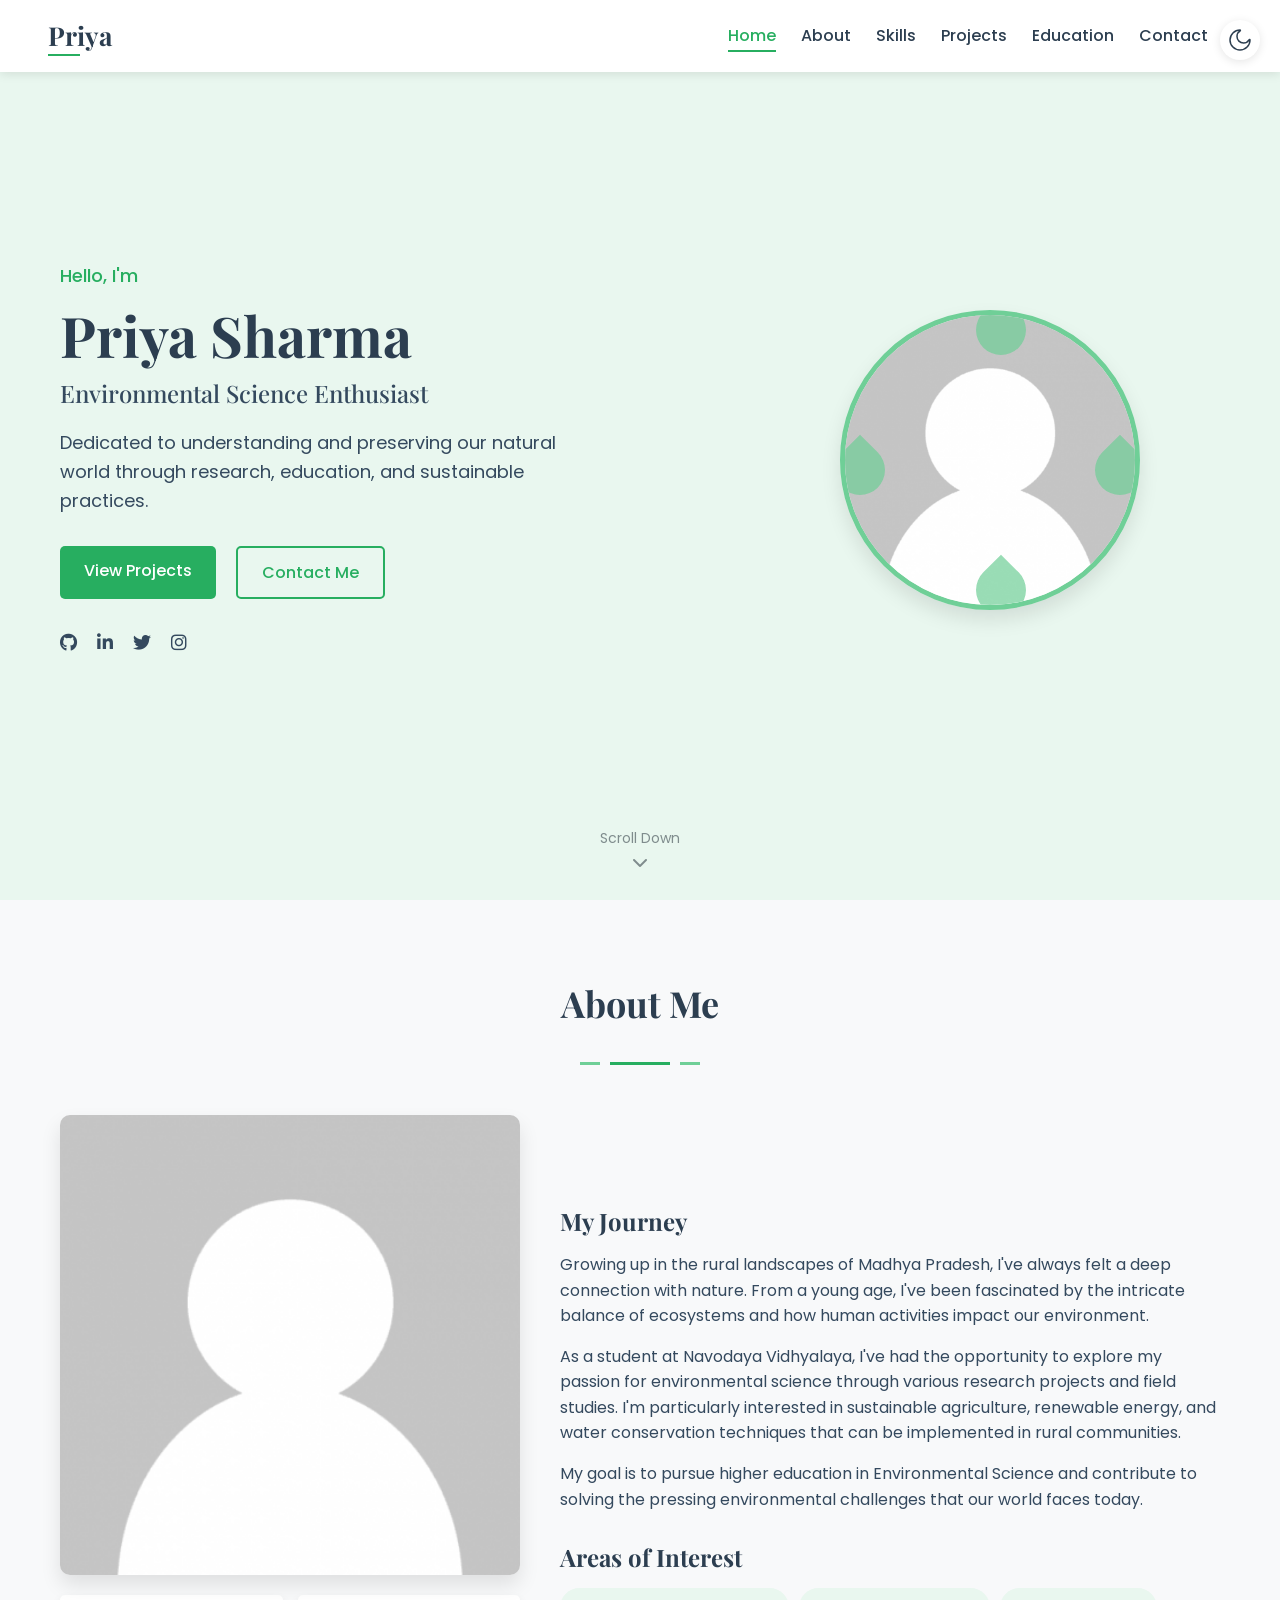
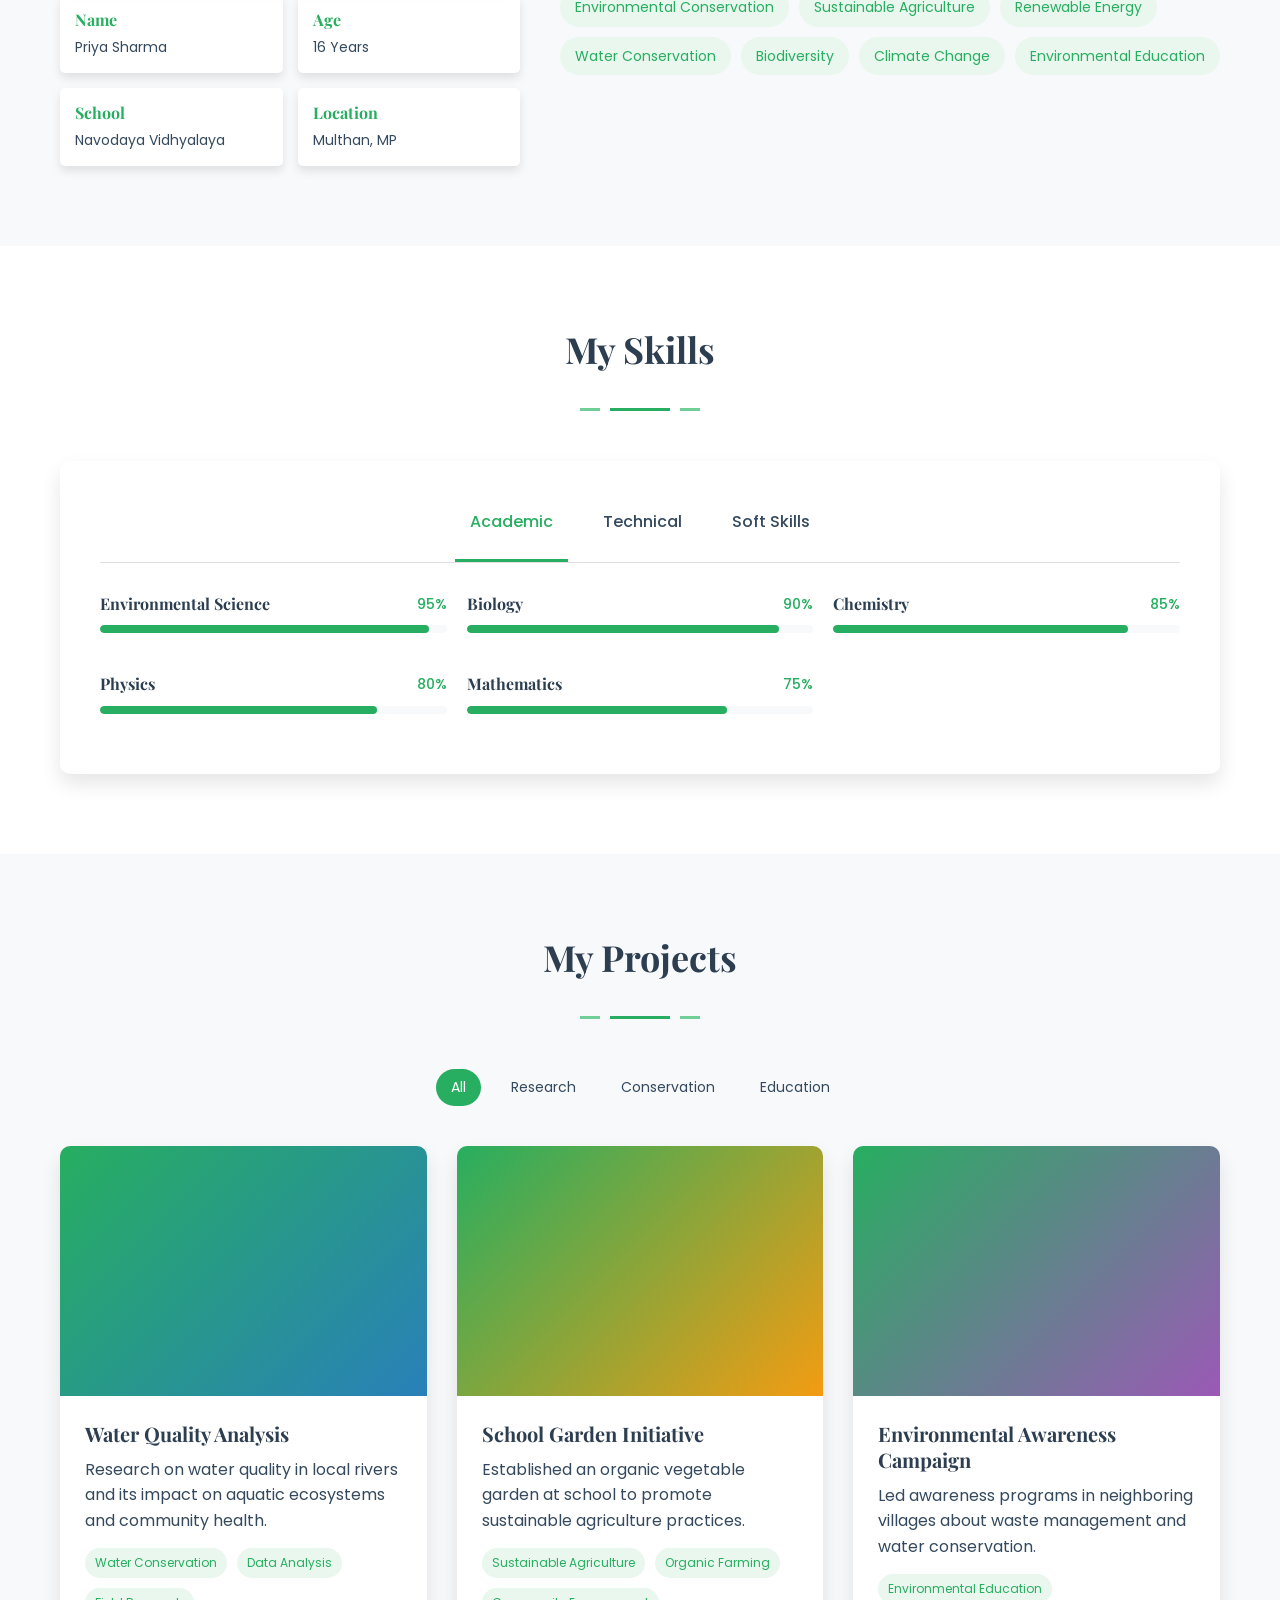
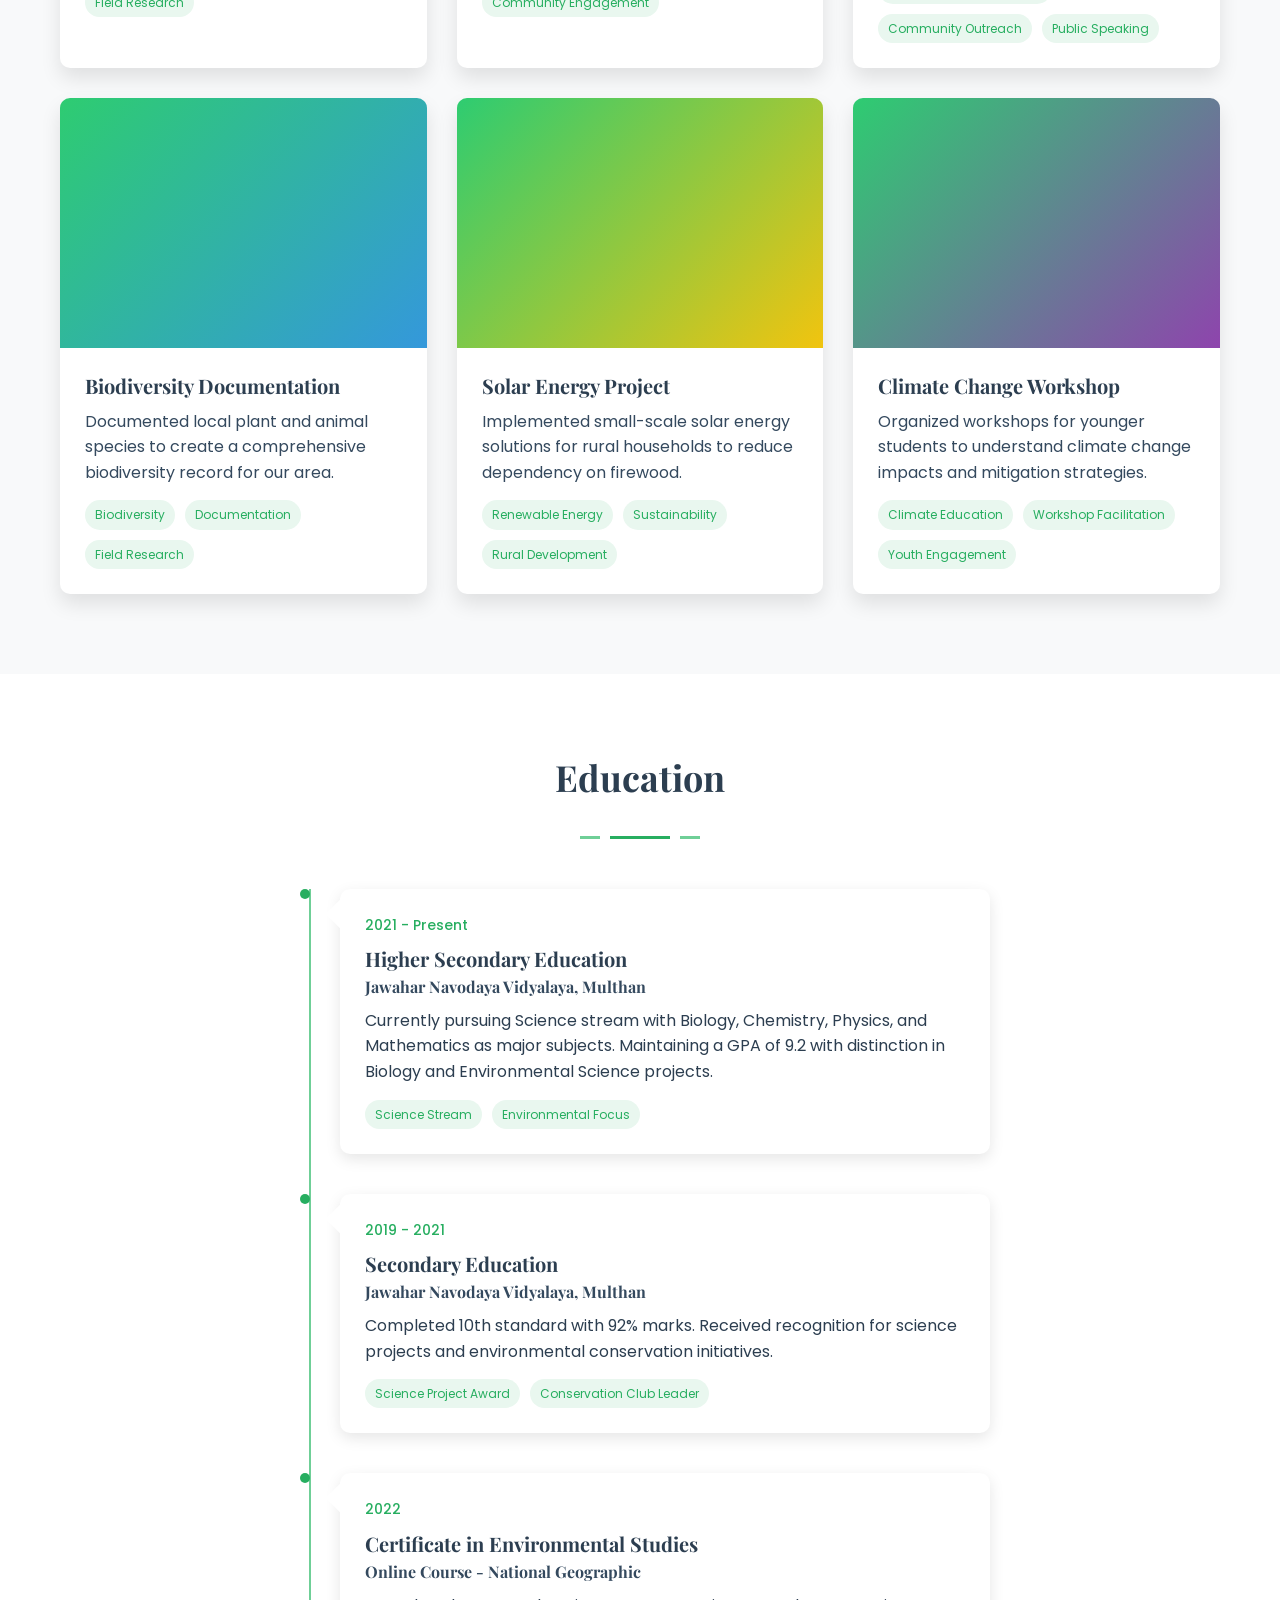
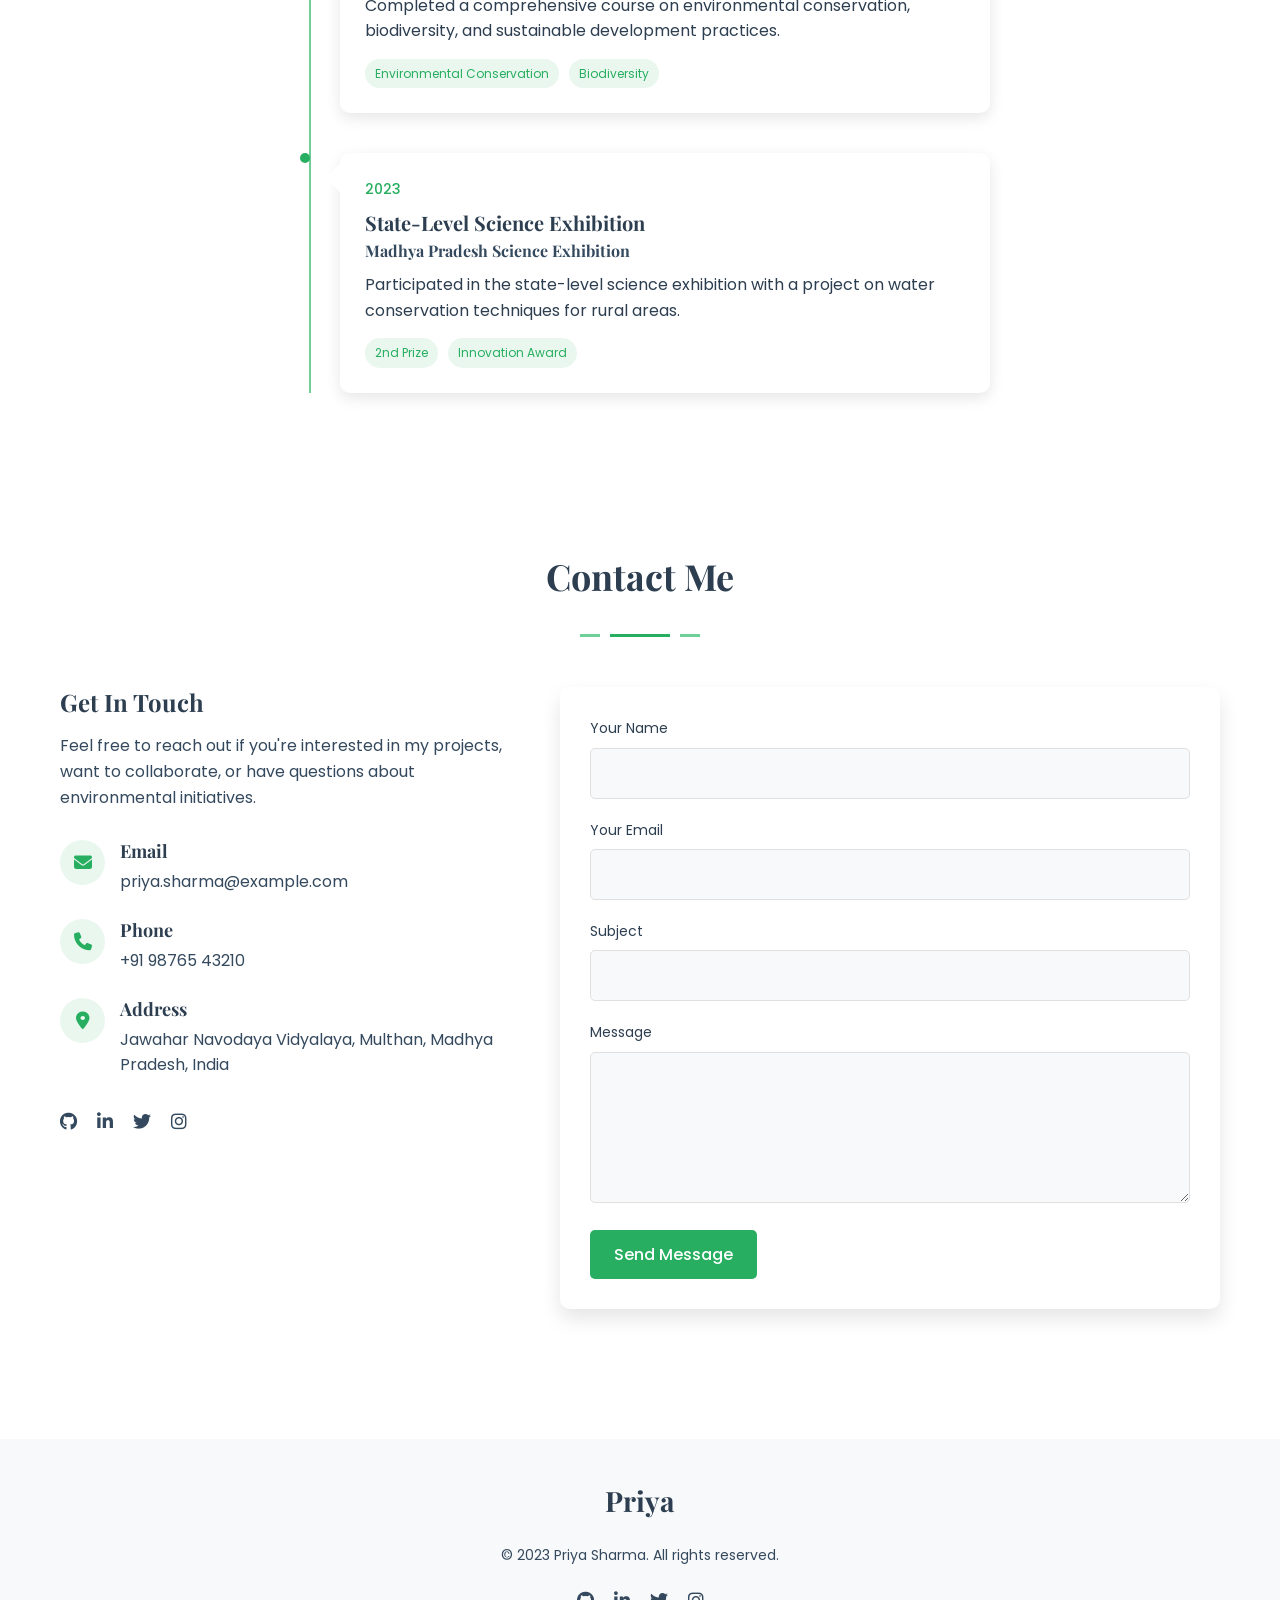
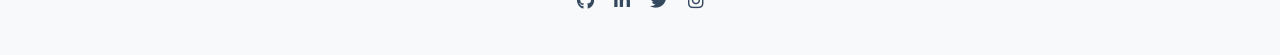
<file: portfolio-7/index.html>
<!DOCTYPE html>
<html lang="en">
<head>
    <meta charset="UTF-8">
    <meta name="viewport" content="width=device-width, initial-scale=1.0">
    <title>Priya's Portfolio | Navodaya Vidhyalaya</title>
    
    <!-- Google Fonts -->
    <link rel="preconnect" href="https://fonts.googleapis.com">
    <link rel="preconnect" href="https://fonts.gstatic.com" crossorigin>
    <link href="https://fonts.googleapis.com/css2?family=Poppins:wght@300;400;500;600;700&family=Playfair+Display:wght@400;500;600;700&display=swap" rel="stylesheet">
    
    <!-- Font Awesome Icons -->
    <link rel="stylesheet" href="https://cdnjs.cloudflare.com/ajax/libs/font-awesome/6.4.0/css/all.min.css">
    
    <!-- Custom CSS -->
    <link rel="stylesheet" href="CSS/Home.css">
</head>
<body class="dark-mode">
    <!-- Theme Toggle Button -->
    <div class="theme-toggle-wrapper">
        <button id="theme-toggle" aria-label="Toggle dark/light mode">
            <div class="sun-moon">
                <svg class="sun" fill="none" height="24" stroke-width="1.5" viewBox="0 0 24 24" width="24" xmlns="http://www.w3.org/2000/svg">
                    <path d="M12 18C15.3137 18 18 15.3137 18 12C18 8.68629 15.3137 6 12 6C8.68629 6 6 8.68629 6 12C6 15.3137 8.68629 18 12 18Z" stroke="currentColor" stroke-linecap="round" stroke-linejoin="round"/>
                    <path d="M22 12L23 12" stroke="currentColor" stroke-linecap="round" stroke-linejoin="round"/>
                    <path d="M12 2V1" stroke="currentColor" stroke-linecap="round" stroke-linejoin="round"/>
                    <path d="M12 23V22" stroke="currentColor" stroke-linecap="round" stroke-linejoin="round"/>
                    <path d="M20 20L19 19" stroke="currentColor" stroke-linecap="round" stroke-linejoin="round"/>
                    <path d="M20 4L19 5" stroke="currentColor" stroke-linecap="round" stroke-linejoin="round"/>
                    <path d="M4 20L5 19" stroke="currentColor" stroke-linecap="round" stroke-linejoin="round"/>
                    <path d="M4 4L5 5" stroke="currentColor" stroke-linecap="round" stroke-linejoin="round"/>
                    <path d="M1 12L2 12" stroke="currentColor" stroke-linecap="round" stroke-linejoin="round"/>
                </svg>
                <svg class="moon" fill="none" height="24" stroke-width="1.5" viewBox="0 0 24 24" width="24" xmlns="http://www.w3.org/2000/svg">
                    <path d="M12 22C17.5228 22 22 17.5228 22 12C22 11.5373 21.3065 11.4608 21.0672 11.8568C19.9289 13.7406 17.8615 15 15.5 15C11.9101 15 9 12.0899 9 8.5C9 6.13845 10.2594 4.07105 12.1432 2.93276C12.5392 2.69347 12.4627 2 12 2C6.47715 2 2 6.47715 2 12C2 17.5228 6.47715 22 12 22Z" stroke="currentColor" stroke-linecap="round" stroke-linejoin="round"/>
                </svg>
            </div>
        </button>
    </div>

    <!-- Header with Navigation -->
    <header>
        <div class="container">
            <div class="header-content">
                <div class="logo">
                    <a href="#">Priya</a>
                </div>
                <nav class="main-nav">
                    <ul>
                        <li><a href="#home" class="active">Home</a></li>
                        <li><a href="#about">About</a></li>
                        <li><a href="#skills">Skills</a></li>
                        <li><a href="#projects">Projects</a></li>
                        <li><a href="#education">Education</a></li>
                        <li><a href="#contact">Contact</a></li>
                    </ul>
                </nav>
                <button class="menu-toggle" aria-label="Toggle menu">
                    <span></span>
                    <span></span>
                    <span></span>
                </button>
            </div>
        </div>
    </header>

    <!-- Mobile Navigation -->
    <div class="mobile-nav">
        <nav>
            <ul>
                <li><a href="#home" class="active">Home</a></li>
                <li><a href="#about">About</a></li>
                <li><a href="#skills">Skills</a></li>
                <li><a href="#projects">Projects</a></li>
                <li><a href="#education">Education</a></li>
                <li><a href="#contact">Contact</a></li>
            </ul>
        </nav>
    </div>

    <!-- Hero Section -->
    <section id="home" class="hero-section">
        <div class="container">
            <div class="hero-content">
                <div class="hero-text">
                    <p class="subtitle">Hello, I'm</p>
                    <h1 class="name">Priya Sharma</h1>
                    <h2 class="title">Environmental Science Enthusiast</h2>
                    <p class="description">Dedicated to understanding and preserving our natural world through research, education, and sustainable practices.</p>
                    <div class="hero-btns">
                        <a href="#projects" class="btn btn-primary">View Projects</a>
                        <a href="#contact" class="btn btn-secondary">Contact Me</a>
                    </div>
                    <div class="social-links">
                        <a href="#" aria-label="GitHub"><i class="fab fa-github"></i></a>
                        <a href="#" aria-label="LinkedIn"><i class="fab fa-linkedin-in"></i></a>
                        <a href="#" aria-label="Twitter"><i class="fab fa-twitter"></i></a>
                        <a href="#" aria-label="Instagram"><i class="fab fa-instagram"></i></a>
                    </div>
                </div>
                <div class="hero-image">
                    <div class="profile-container">
                        <img src="images/no-face-photo.png" alt="Priya Sharma" class="profile-img">
                        <div class="leaf leaf-1"></div>
                        <div class="leaf leaf-2"></div>
                        <div class="leaf leaf-3"></div>
                        <div class="leaf leaf-4"></div>
                    </div>
                </div>
            </div>
        </div>
        <div class="scroll-indicator">
            <span>Scroll Down</span>
            <i class="fas fa-chevron-down"></i>
        </div>
    </section>

    <!-- About Section -->
    <section id="about" class="about-section">
        <div class="container">
            <div class="section-header">
                <h2>About Me</h2>
                <div class="section-divider">
                    <span></span>
                </div>
            </div>
            <div class="about-content">
                <div class="about-image">
                    <div class="image-frame">
                        <img src="images/no-face-photo.png" alt="About Priya">
                    </div>
                    <div class="about-stats">
                        <div class="stat">
                            <h3>Name</h3>
                            <p>Priya Sharma</p>
                        </div>
                        <div class="stat">
                            <h3>Age</h3>
                            <p>16 Years</p>
                        </div>
                        <div class="stat">
                            <h3>School</h3>
                            <p>Navodaya Vidhyalaya</p>
                        </div>
                        <div class="stat">
                            <h3>Location</h3>
                            <p>Multhan, MP</p>
                        </div>
                    </div>
                </div>
                <div class="about-text">
                    <h3>My Journey</h3>
                    <p>Growing up in the rural landscapes of Madhya Pradesh, I've always felt a deep connection with nature. From a young age, I've been fascinated by the intricate balance of ecosystems and how human activities impact our environment.</p>
                    <p>As a student at Navodaya Vidhyalaya, I've had the opportunity to explore my passion for environmental science through various research projects and field studies. I'm particularly interested in sustainable agriculture, renewable energy, and water conservation techniques that can be implemented in rural communities.</p>
                    <p>My goal is to pursue higher education in Environmental Science and contribute to solving the pressing environmental challenges that our world faces today.</p>
                    <div class="interests">
                        <h3>Areas of Interest</h3>
                        <div class="interest-tags">
                            <span>Environmental Conservation</span>
                            <span>Sustainable Agriculture</span>
                            <span>Renewable Energy</span>
                            <span>Water Conservation</span>
                            <span>Biodiversity</span>
                            <span>Climate Change</span>
                            <span>Environmental Education</span>
                        </div>
                    </div>
                </div>
            </div>
        </div>
    </section>

    <!-- Skills Section -->
    <section id="skills" class="skills-section">
        <div class="container">
            <div class="section-header">
                <h2>My Skills</h2>
                <div class="section-divider">
                    <span></span>
                </div>
            </div>
            <div class="skills-content">
                <div class="skills-tabs">
                    <button class="tab-btn active" data-tab="academic">Academic</button>
                    <button class="tab-btn" data-tab="technical">Technical</button>
                    <button class="tab-btn" data-tab="soft">Soft Skills</button>
                </div>
                <div class="tabs-content">
                    <div class="tab active" id="academic">
                        <div class="skills-list">
                            <div class="skill-item">
                                <div class="skill-info">
                                    <h3>Environmental Science</h3>
                                    <span>95%</span>
                                </div>
                                <div class="skill-bar">
                                    <div class="skill-progress" data-progress="95"></div>
                                </div>
                            </div>
                            <div class="skill-item">
                                <div class="skill-info">
                                    <h3>Biology</h3>
                                    <span>90%</span>
                                </div>
                                <div class="skill-bar">
                                    <div class="skill-progress" data-progress="90"></div>
                                </div>
                            </div>
                            <div class="skill-item">
                                <div class="skill-info">
                                    <h3>Chemistry</h3>
                                    <span>85%</span>
                                </div>
                                <div class="skill-bar">
                                    <div class="skill-progress" data-progress="85"></div>
                                </div>
                            </div>
                            <div class="skill-item">
                                <div class="skill-info">
                                    <h3>Physics</h3>
                                    <span>80%</span>
                                </div>
                                <div class="skill-bar">
                                    <div class="skill-progress" data-progress="80"></div>
                                </div>
                            </div>
                            <div class="skill-item">
                                <div class="skill-info">
                                    <h3>Mathematics</h3>
                                    <span>75%</span>
                                </div>
                                <div class="skill-bar">
                                    <div class="skill-progress" data-progress="75"></div>
                                </div>
                            </div>
                        </div>
                    </div>
                    <div class="tab" id="technical">
                        <div class="skills-list">
                            <div class="skill-item">
                                <div class="skill-info">
                                    <h3>Data Analysis</h3>
                                    <span>85%</span>
                                </div>
                                <div class="skill-bar">
                                    <div class="skill-progress" data-progress="85"></div>
                                </div>
                            </div>
                            <div class="skill-item">
                                <div class="skill-info">
                                    <h3>Laboratory Techniques</h3>
                                    <span>90%</span>
                                </div>
                                <div class="skill-bar">
                                    <div class="skill-progress" data-progress="90"></div>
                                </div>
                            </div>
                            <div class="skill-item">
                                <div class="skill-info">
                                    <h3>Excel</h3>
                                    <span>80%</span>
                                </div>
                                <div class="skill-bar">
                                    <div class="skill-progress" data-progress="80"></div>
                                </div>
                            </div>
                            <div class="skill-item">
                                <div class="skill-info">
                                    <h3>GIS Basics</h3>
                                    <span>70%</span>
                                </div>
                                <div class="skill-bar">
                                    <div class="skill-progress" data-progress="70"></div>
                                </div>
                            </div>
                            <div class="skill-item">
                                <div class="skill-info">
                                    <h3>Research Methodology</h3>
                                    <span>85%</span>
                                </div>
                                <div class="skill-bar">
                                    <div class="skill-progress" data-progress="85"></div>
                                </div>
                            </div>
                        </div>
                    </div>
                    <div class="tab" id="soft">
                        <div class="soft-skills-grid">
                            <div class="soft-skill">
                                <div class="soft-skill-icon">
                                    <i class="fas fa-comments"></i>
                                </div>
                                <h3>Communication</h3>
                                <p>Effective verbal and written communication skills</p>
                            </div>
                            <div class="soft-skill">
                                <div class="soft-skill-icon">
                                    <i class="fas fa-users"></i>
                                </div>
                                <h3>Teamwork</h3>
                                <p>Collaborative approach to group projects and research</p>
                            </div>
                            <div class="soft-skill">
                                <div class="soft-skill-icon">
                                    <i class="fas fa-lightbulb"></i>
                                </div>
                                <h3>Critical Thinking</h3>
                                <p>Analytical approach to problem-solving</p>
                            </div>
                            <div class="soft-skill">
                                <div class="soft-skill-icon">
                                    <i class="fas fa-tasks"></i>
                                </div>
                                <h3>Organization</h3>
                                <p>Strong planning and time management abilities</p>
                            </div>
                            <div class="soft-skill">
                                <div class="soft-skill-icon">
                                    <i class="fas fa-microscope"></i>
                                </div>
                                <h3>Attention to Detail</h3>
                                <p>Meticulous approach to research and data collection</p>
                            </div>
                            <div class="soft-skill">
                                <div class="soft-skill-icon">
                                    <i class="fas fa-leaf"></i>
                                </div>
                                <h3>Environmental Awareness</h3>
                                <p>Conscious of ecological impact in decision-making</p>
                            </div>
                        </div>
                    </div>
                </div>
            </div>
        </div>
    </section>

    <!-- Projects Section -->
    <section id="projects" class="projects-section">
        <div class="container">
            <div class="section-header">
                <h2>My Projects</h2>
                <div class="section-divider">
                    <span></span>
                </div>
            </div>
            <div class="projects-filter">
                <button class="filter-btn active" data-filter="all">All</button>
                <button class="filter-btn" data-filter="research">Research</button>
                <button class="filter-btn" data-filter="conservation">Conservation</button>
                <button class="filter-btn" data-filter="education">Education</button>
            </div>
            <div class="projects-grid">
                <!-- Project 1 -->
                <div class="project-card" data-category="research">
                    <div class="project-img">
                        <div class="img-placeholder research-bg"></div>
                        <div class="project-links">
                            <a href="#" class="project-link"><i class="fas fa-link"></i></a>
                            <a href="#" class="project-link"><i class="fas fa-file-alt"></i></a>
                        </div>
                    </div>
                    <div class="project-info">
                        <h3>Water Quality Analysis</h3>
                        <p>Research on water quality in local rivers and its impact on aquatic ecosystems and community health.</p>
                        <div class="project-tags">
                            <span>Water Conservation</span>
                            <span>Data Analysis</span>
                            <span>Field Research</span>
                        </div>
                    </div>
                </div>
                
                <!-- Project 2 -->
                <div class="project-card" data-category="conservation">
                    <div class="project-img">
                        <div class="img-placeholder conservation-bg"></div>
                        <div class="project-links">
                            <a href="#" class="project-link"><i class="fas fa-link"></i></a>
                            <a href="#" class="project-link"><i class="fas fa-file-alt"></i></a>
                        </div>
                    </div>
                    <div class="project-info">
                        <h3>School Garden Initiative</h3>
                        <p>Established an organic vegetable garden at school to promote sustainable agriculture practices.</p>
                        <div class="project-tags">
                            <span>Sustainable Agriculture</span>
                            <span>Organic Farming</span>
                            <span>Community Engagement</span>
                        </div>
                    </div>
                </div>
                
                <!-- Project 3 -->
                <div class="project-card" data-category="education">
                    <div class="project-img">
                        <div class="img-placeholder education-bg"></div>
                        <div class="project-links">
                            <a href="#" class="project-link"><i class="fas fa-link"></i></a>
                            <a href="#" class="project-link"><i class="fas fa-file-alt"></i></a>
                        </div>
                    </div>
                    <div class="project-info">
                        <h3>Environmental Awareness Campaign</h3>
                        <p>Led awareness programs in neighboring villages about waste management and water conservation.</p>
                        <div class="project-tags">
                            <span>Environmental Education</span>
                            <span>Community Outreach</span>
                            <span>Public Speaking</span>
                        </div>
                    </div>
                </div>
                
                <!-- Project 4 -->
                <div class="project-card" data-category="research">
                    <div class="project-img">
                        <div class="img-placeholder research-bg-2"></div>
                        <div class="project-links">
                            <a href="#" class="project-link"><i class="fas fa-link"></i></a>
                            <a href="#" class="project-link"><i class="fas fa-file-alt"></i></a>
                        </div>
                    </div>
                    <div class="project-info">
                        <h3>Biodiversity Documentation</h3>
                        <p>Documented local plant and animal species to create a comprehensive biodiversity record for our area.</p>
                        <div class="project-tags">
                            <span>Biodiversity</span>
                            <span>Documentation</span>
                            <span>Field Research</span>
                        </div>
                    </div>
                </div>
                
                <!-- Project 5 -->
                <div class="project-card" data-category="conservation">
                    <div class="project-img">
                        <div class="img-placeholder conservation-bg-2"></div>
                        <div class="project-links">
                            <a href="#" class="project-link"><i class="fas fa-link"></i></a>
                            <a href="#" class="project-link"><i class="fas fa-file-alt"></i></a>
                        </div>
                    </div>
                    <div class="project-info">
                        <h3>Solar Energy Project</h3>
                        <p>Implemented small-scale solar energy solutions for rural households to reduce dependency on firewood.</p>
                        <div class="project-tags">
                            <span>Renewable Energy</span>
                            <span>Sustainability</span>
                            <span>Rural Development</span>
                        </div>
                    </div>
                </div>
                
                <!-- Project 6 -->
                <div class="project-card" data-category="education">
                    <div class="project-img">
                        <div class="img-placeholder education-bg-2"></div>
                        <div class="project-links">
                            <a href="#" class="project-link"><i class="fas fa-link"></i></a>
                            <a href="#" class="project-link"><i class="fas fa-file-alt"></i></a>
                        </div>
                    </div>
                    <div class="project-info">
                        <h3>Climate Change Workshop</h3>
                        <p>Organized workshops for younger students to understand climate change impacts and mitigation strategies.</p>
                        <div class="project-tags">
                            <span>Climate Education</span>
                            <span>Workshop Facilitation</span>
                            <span>Youth Engagement</span>
                        </div>
                    </div>
                </div>
            </div>
        </div>
    </section>

    <!-- Education Section -->
    <section id="education" class="education-section">
        <div class="container">
            <div class="section-header">
                <h2>Education</h2>
                <div class="section-divider">
                    <span></span>
                </div>
            </div>
            <div class="timeline">
                <div class="timeline-item">
                    <div class="timeline-dot"></div>
                    <div class="timeline-content">
                        <div class="timeline-date">2021 - Present</div>
                        <h3>Higher Secondary Education</h3>
                        <h4>Jawahar Navodaya Vidyalaya, Multhan</h4>
                        <p>Currently pursuing Science stream with Biology, Chemistry, Physics, and Mathematics as major subjects. Maintaining a GPA of 9.2 with distinction in Biology and Environmental Science projects.</p>
                        <div class="timeline-badges">
                            <span>Science Stream</span>
                            <span>Environmental Focus</span>
                        </div>
                    </div>
                </div>
                
                <div class="timeline-item">
                    <div class="timeline-dot"></div>
                    <div class="timeline-content">
                        <div class="timeline-date">2019 - 2021</div>
                        <h3>Secondary Education</h3>
                        <h4>Jawahar Navodaya Vidyalaya, Multhan</h4>
                        <p>Completed 10th standard with 92% marks. Received recognition for science projects and environmental conservation initiatives.</p>
                        <div class="timeline-badges">
                            <span>Science Project Award</span>
                            <span>Conservation Club Leader</span>
                        </div>
                    </div>
                </div>
                
                <div class="timeline-item">
                    <div class="timeline-dot"></div>
                    <div class="timeline-content">
                        <div class="timeline-date">2022</div>
                        <h3>Certificate in Environmental Studies</h3>
                        <h4>Online Course - National Geographic</h4>
                        <p>Completed a comprehensive course on environmental conservation, biodiversity, and sustainable development practices.</p>
                        <div class="timeline-badges">
                            <span>Environmental Conservation</span>
                            <span>Biodiversity</span>
                        </div>
                    </div>
                </div>
                
                <div class="timeline-item">
                    <div class="timeline-dot"></div>
                    <div class="timeline-content">
                        <div class="timeline-date">2023</div>
                        <h3>State-Level Science Exhibition</h3>
                        <h4>Madhya Pradesh Science Exhibition</h4>
                        <p>Participated in the state-level science exhibition with a project on water conservation techniques for rural areas.</p>
                        <div class="timeline-badges">
                            <span>2nd Prize</span>
                            <span>Innovation Award</span>
                        </div>
                    </div>
                </div>
            </div>
        </div>
    </section>

    <!-- Contact Section -->
    <section id="contact" class="contact-section">
        <div class="container">
            <div class="section-header">
                <h2>Contact Me</h2>
                <div class="section-divider">
                    <span></span>
                </div>
            </div>
            <div class="contact-content">
                <div class="contact-info">
                    <h3>Get In Touch</h3>
                    <p>Feel free to reach out if you're interested in my projects, want to collaborate, or have questions about environmental initiatives.</p>
                    <div class="contact-details">
                        <div class="contact-item">
                            <div class="contact-icon">
                                <i class="fas fa-envelope"></i>
                            </div>
                            <div class="contact-text">
                                <h4>Email</h4>
                                <p>priya.sharma@example.com</p>
                            </div>
                        </div>
                        <div class="contact-item">
                            <div class="contact-icon">
                                <i class="fas fa-phone"></i>
                            </div>
                            <div class="contact-text">
                                <h4>Phone</h4>
                                <p>+91 98765 43210</p>
                            </div>
                        </div>
                        <div class="contact-item">
                            <div class="contact-icon">
                                <i class="fas fa-map-marker-alt"></i>
                            </div>
                            <div class="contact-text">
                                <h4>Address</h4>
                                <p>Jawahar Navodaya Vidyalaya, Multhan, Madhya Pradesh, India</p>
                            </div>
                        </div>
                    </div>
                    <div class="social-links contact-social">
                        <a href="#" aria-label="GitHub"><i class="fab fa-github"></i></a>
                        <a href="#" aria-label="LinkedIn"><i class="fab fa-linkedin-in"></i></a>
                        <a href="#" aria-label="Twitter"><i class="fab fa-twitter"></i></a>
                        <a href="#" aria-label="Instagram"><i class="fab fa-instagram"></i></a>
                    </div>
                </div>
                <div class="contact-form-container">
                    <form id="contact-form" class="contact-form">
                        <div class="form-group">
                            <label for="name">Your Name</label>
                            <input type="text" id="name" name="name" required>
                        </div>
                        <div class="form-group">
                            <label for="email">Your Email</label>
                            <input type="email" id="email" name="email" required>
                        </div>
                        <div class="form-group">
                            <label for="subject">Subject</label>
                            <input type="text" id="subject" name="subject" required>
                        </div>
                        <div class="form-group">
                            <label for="message">Message</label>
                            <textarea id="message" name="message" rows="5" required></textarea>
                        </div>
                        <button type="submit" class="btn btn-primary">Send Message</button>
                    </form>
                    <div id="form-message" class="form-message"></div>
                </div>
            </div>
        </div>
    </section>

    <!-- Footer -->
    <footer>
        <div class="container">
            <div class="footer-content">
                <div class="footer-logo">
                    <a href="#">Priya</a>
                </div>
                <p class="copyright">© 2023 Priya Sharma. All rights reserved.</p>
                <div class="social-links footer-social">
                    <a href="#" aria-label="GitHub"><i class="fab fa-github"></i></a>
                    <a href="#" aria-label="LinkedIn"><i class="fab fa-linkedin-in"></i></a>
                    <a href="#" aria-label="Twitter"><i class="fab fa-twitter"></i></a>
                    <a href="#" aria-label="Instagram"><i class="fab fa-instagram"></i></a>
                </div>
            </div>
        </div>
    </footer>

    <!-- Back to Top Button -->
    <button id="back-to-top" class="back-to-top" aria-label="Back to top">
        <i class="fas fa-arrow-up"></i>
    </button>

    <!-- JavaScript -->
    <script src="JS/Home.js"></script>
</body>
</html>
</file>
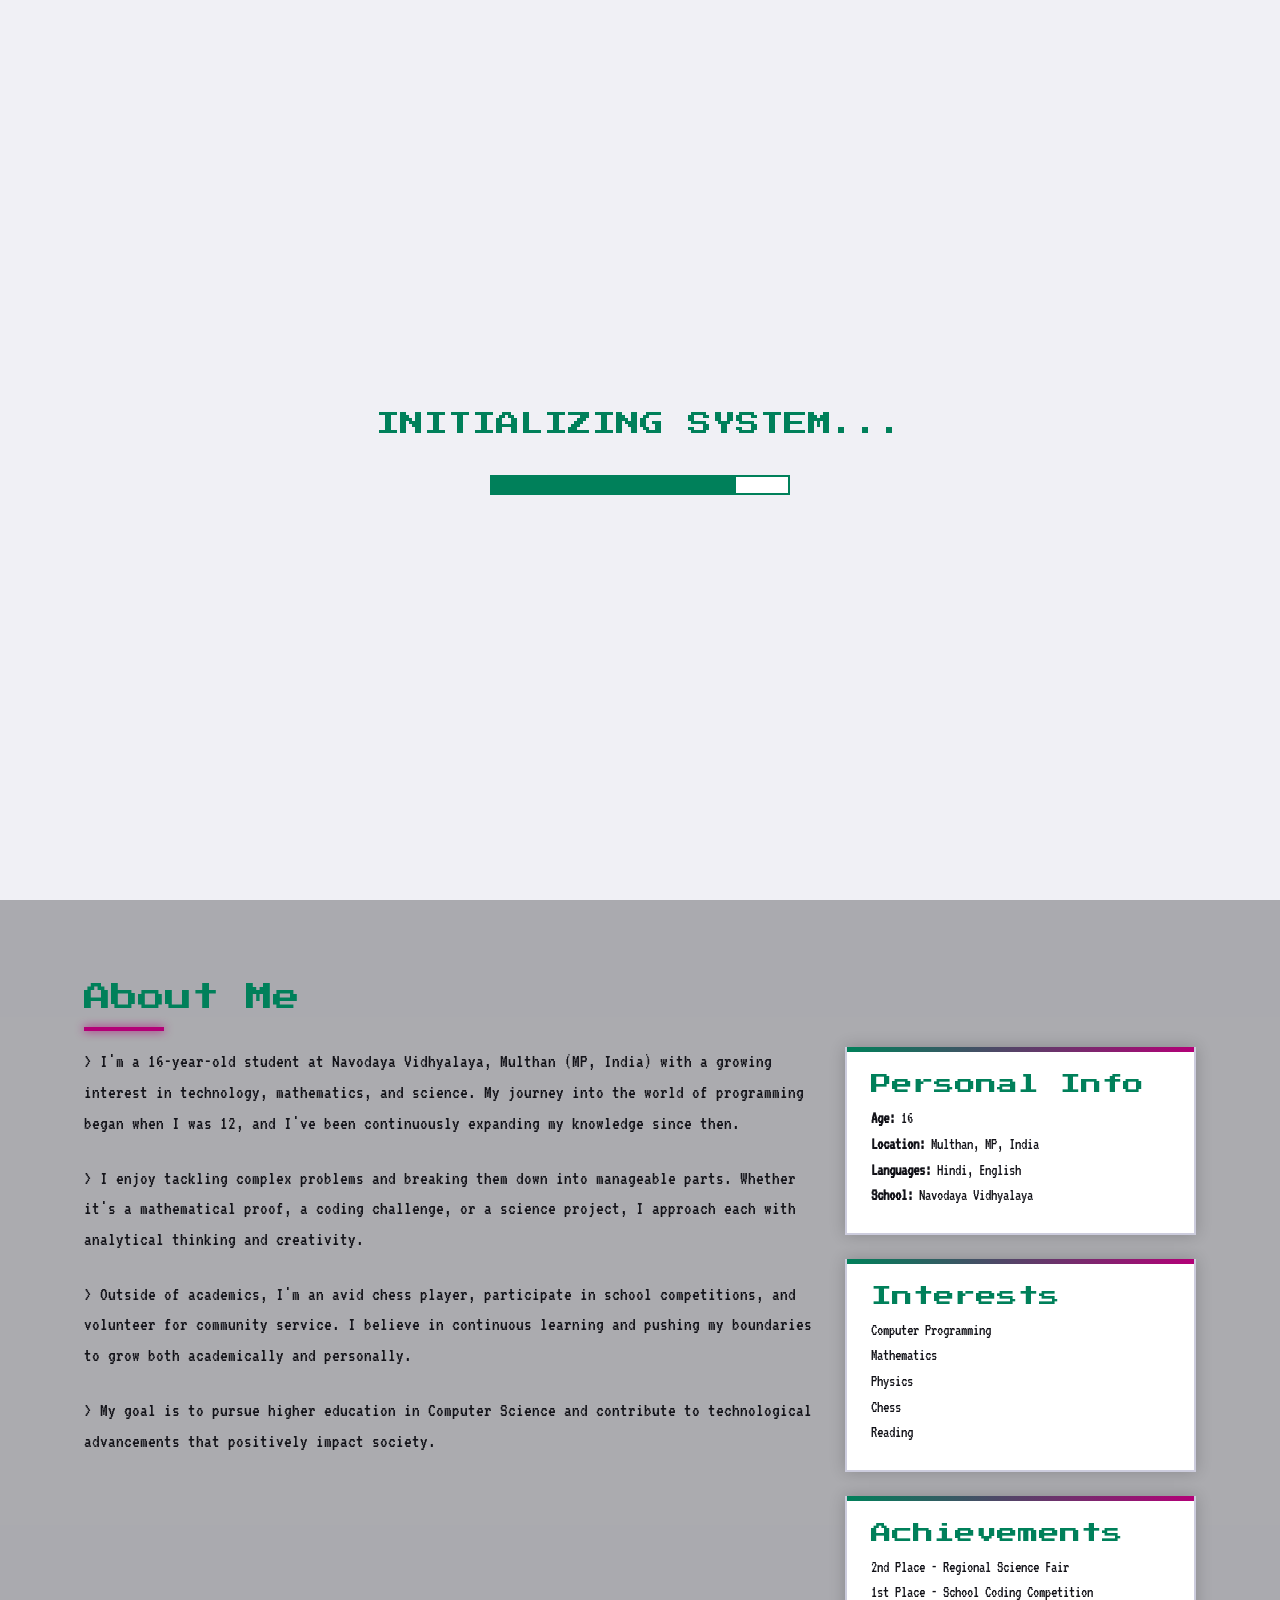
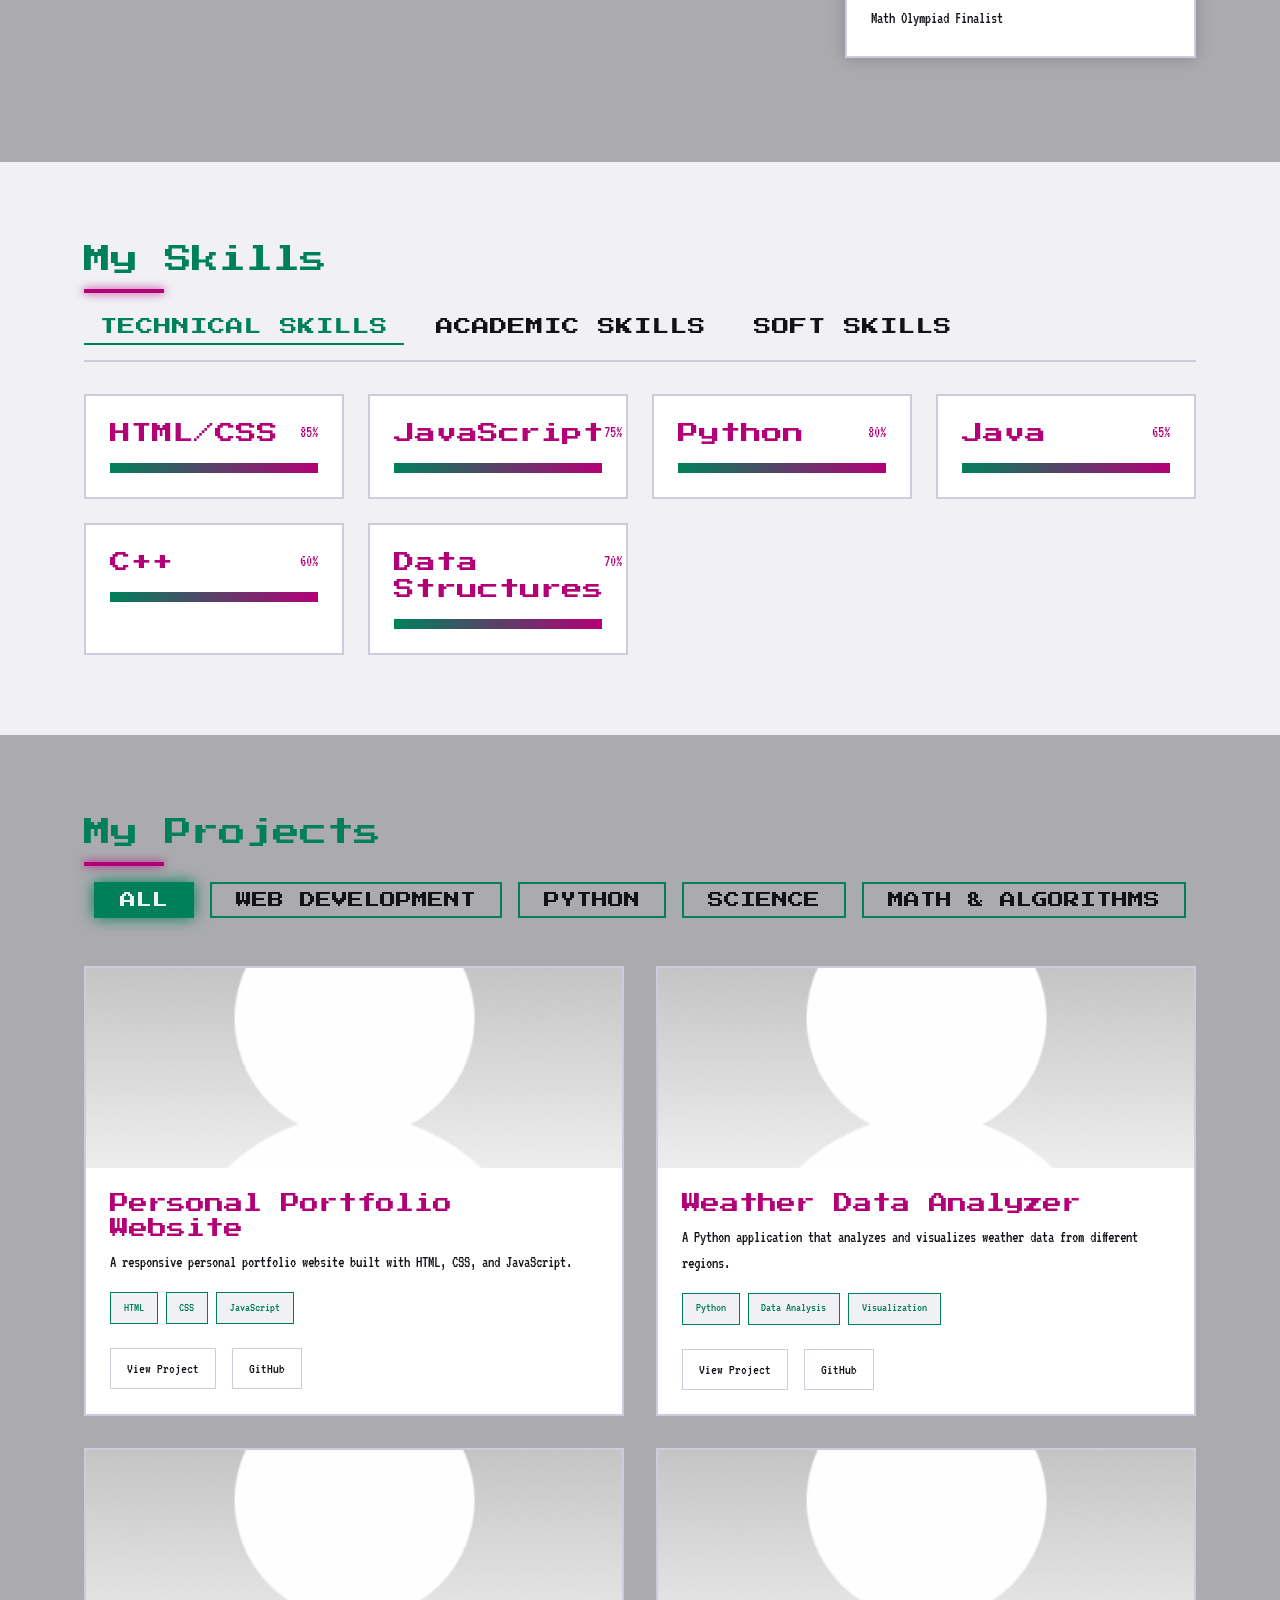
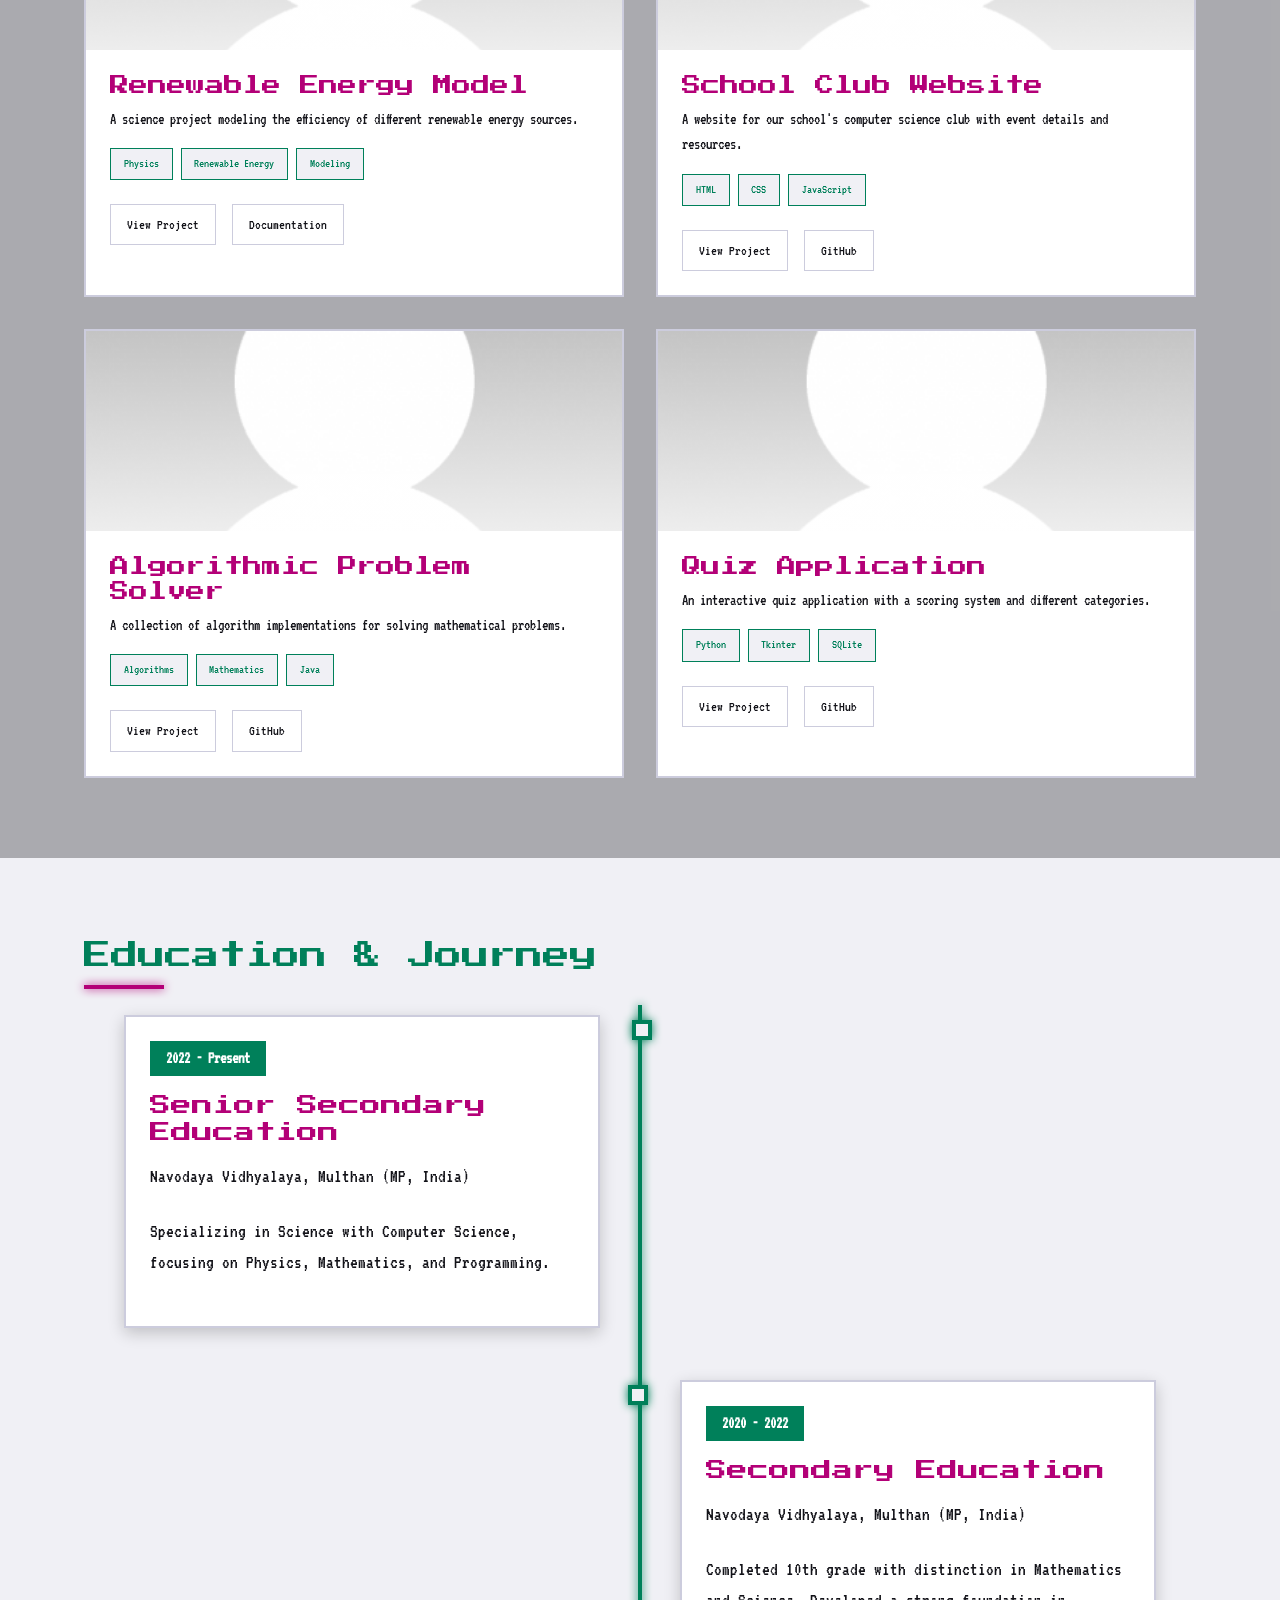
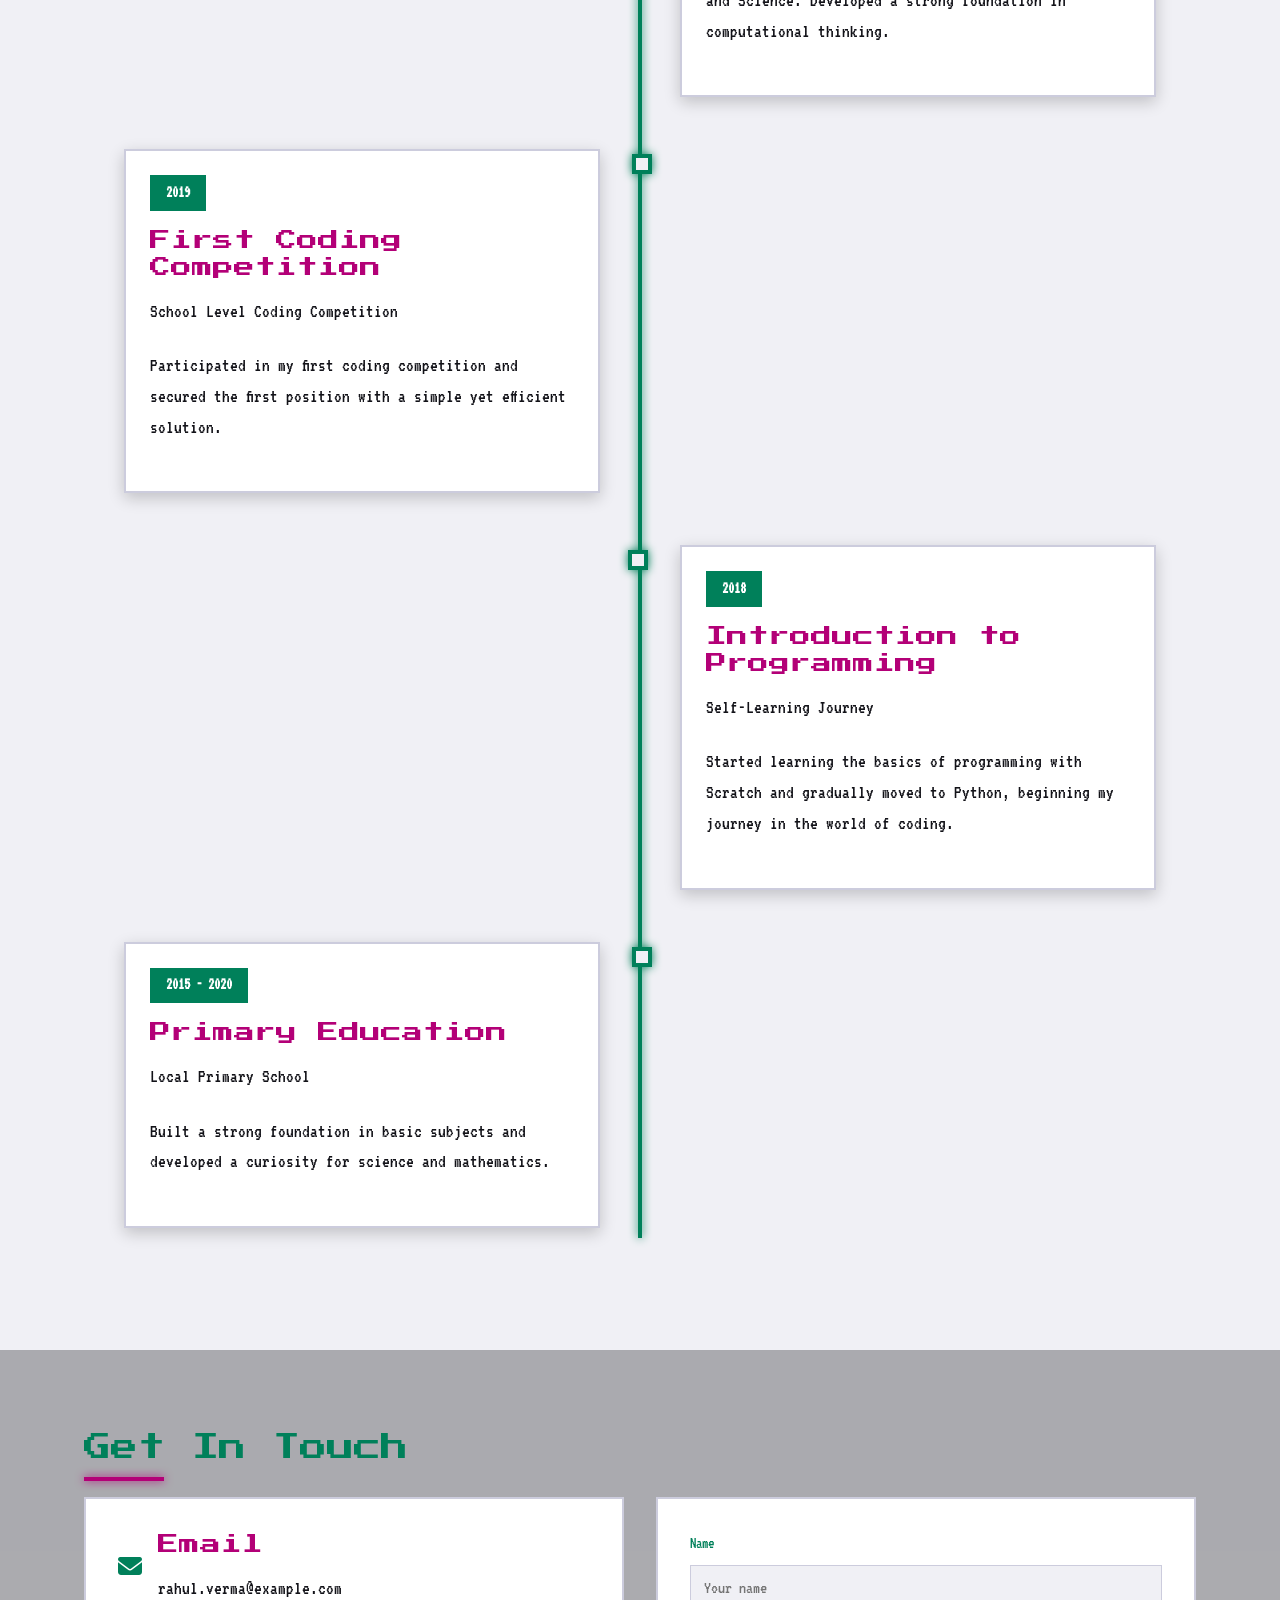
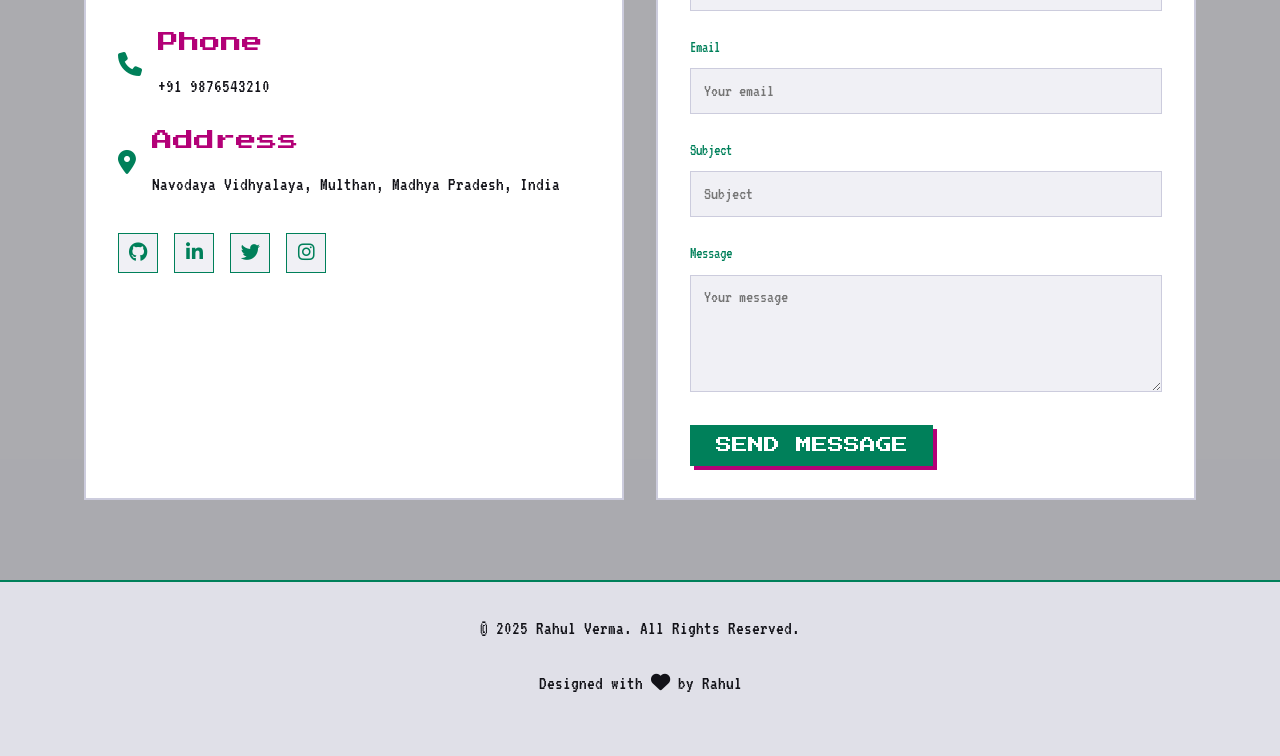
<file: portfolio-8/index.html>
<!DOCTYPE html>
<html lang="en">
<head>
  <meta charset="UTF-8">
  <meta name="viewport" content="width=device-width, initial-scale=1.0">
  <meta name="description" content="Rahul's Retro Cyberpunk Portfolio - Navodaya Vidhyalaya Student showcasing skills, projects and academic achievements">
  <title>Rahul's Portfolio | Retro Cyberpunk Style</title>
  
  <!-- Google Fonts -->
  <link rel="preconnect" href="https://fonts.googleapis.com">
  <link rel="preconnect" href="https://fonts.gstatic.com" crossorigin>
  <link href="https://fonts.googleapis.com/css2?family=Press+Start+2P&family=VT323&display=swap" rel="stylesheet">
  
  <!-- Font Awesome -->
  <link rel="stylesheet" href="https://cdnjs.cloudflare.com/ajax/libs/font-awesome/6.2.0/css/all.min.css">
  
  <!-- Custom CSS -->
  <link rel="stylesheet" href="CSS/Home.css">
</head>
<body>
  <!-- Loading Screen -->
  <div class="loading-screen">
    <div class="loading-text">INITIALIZING SYSTEM...</div>
    <div class="loading-bar">
      <div class="loading-progress"></div>
    </div>
  </div>
  
  <!-- Grid Lines Background -->
  <div class="grid-lines"></div>
  
  <!-- Header -->
  <header>
    <div class="container header-container">
      <div class="logo">RAHUL_V</div>
      
      <nav>
        <ul class="nav-menu">
          <li><a href="#hero" class="nav-link active">Home</a></li>
          <li><a href="#about" class="nav-link">About</a></li>
          <li><a href="#skills" class="nav-link">Skills</a></li>
          <li><a href="#projects" class="nav-link">Projects</a></li>
          <li><a href="#education" class="nav-link">Education</a></li>
          <li><a href="#contact" class="nav-link">Contact</a></li>
        </ul>
      </nav>
      
      <div class="header-actions">
        <button class="theme-toggle" aria-label="Toggle theme">
          <i class="fas fa-sun"></i>
        </button>
        <button class="menu-btn" aria-label="Toggle navigation menu">
          <i class="fas fa-bars"></i>
        </button>
      </div>
    </div>
  </header>
  
  <!-- Hero Section -->
  <section id="hero" class="hero-section section">
    <div class="container">
      <div class="grid">
        <div class="hero-content animate-on-scroll">
          <h1 class="hero-title">Rahul Verma</h1>
          <h2 class="hero-subtitle">Student & Aspiring Computer Scientist</h2>
          <p class="hero-text">
            > Greetings! I'm a student at Navodaya Vidhyalaya with a passion for computer science and mathematics. I specialize in problem-solving, algorithmic thinking, and building creative digital solutions.
          </p>
          <div class="cta-buttons">
            <a href="#projects" class="btn">View My Projects</a>
            <a href="#contact" class="btn">Contact Me</a>
          </div>
        </div>
        
        <div class="hero-image animate-on-scroll">
          <img src="images/no-face-photo.png" alt="Rahul Verma" class="profile-img">
        </div>
      </div>
    </div>
  </section>
  
  <!-- About Section -->
  <section id="about" class="section">
    <div class="container">
      <h2>About Me</h2>
      <div class="grid">
        <div class="about-content animate-on-scroll">
          <p>
            > I'm a 16-year-old student at Navodaya Vidhyalaya, Multhan (MP, India) with a growing interest in technology, mathematics, and science. My journey into the world of programming began when I was 12, and I've been continuously expanding my knowledge since then.
          </p>
          <p>
            > I enjoy tackling complex problems and breaking them down into manageable parts. Whether it's a mathematical proof, a coding challenge, or a science project, I approach each with analytical thinking and creativity.
          </p>
          <p>
            > Outside of academics, I'm an avid chess player, participate in school competitions, and volunteer for community service. I believe in continuous learning and pushing my boundaries to grow both academically and personally.
          </p>
          <p>
            > My goal is to pursue higher education in Computer Science and contribute to technological advancements that positively impact society.
          </p>
        </div>
        
        <div class="about-stats">
          <div class="stat-box animate-on-scroll">
            <h3>Personal Info</h3>
            <ul>
              <li><strong>Age:</strong> 16</li>
              <li><strong>Location:</strong> Multhan, MP, India</li>
              <li><strong>Languages:</strong> Hindi, English</li>
              <li><strong>School:</strong> Navodaya Vidhyalaya</li>
            </ul>
          </div>
          
          <div class="stat-box animate-on-scroll">
            <h3>Interests</h3>
            <ul>
              <li>Computer Programming</li>
              <li>Mathematics</li>
              <li>Physics</li>
              <li>Chess</li>
              <li>Reading</li>
            </ul>
          </div>
          
          <div class="stat-box animate-on-scroll">
            <h3>Achievements</h3>
            <ul>
              <li>2nd Place - Regional Science Fair</li>
              <li>1st Place - School Coding Competition</li>
              <li>Math Olympiad Finalist</li>
            </ul>
          </div>
        </div>
      </div>
    </div>
  </section>
  
  <!-- Skills Section -->
  <section id="skills" class="section">
    <div class="container">
      <h2>My Skills</h2>
      
      <div class="skill-tabs">
        <button class="skill-tab active" data-tab="technical-skills">Technical Skills</button>
        <button class="skill-tab" data-tab="academic-skills">Academic Skills</button>
        <button class="skill-tab" data-tab="soft-skills">Soft Skills</button>
      </div>
      
      <div id="technical-skills" class="skill-content active">
        <div class="skills-grid">
          <div class="skill-item animate-on-scroll">
            <div class="skill-header">
              <h3 class="skill-name">HTML/CSS</h3>
              <span class="skill-percent">85%</span>
            </div>
            <div class="skill-bar">
              <div class="skill-progress" data-percent="85"></div>
            </div>
          </div>
          
          <div class="skill-item animate-on-scroll">
            <div class="skill-header">
              <h3 class="skill-name">JavaScript</h3>
              <span class="skill-percent">75%</span>
            </div>
            <div class="skill-bar">
              <div class="skill-progress" data-percent="75"></div>
            </div>
          </div>
          
          <div class="skill-item animate-on-scroll">
            <div class="skill-header">
              <h3 class="skill-name">Python</h3>
              <span class="skill-percent">80%</span>
            </div>
            <div class="skill-bar">
              <div class="skill-progress" data-percent="80"></div>
            </div>
          </div>
          
          <div class="skill-item animate-on-scroll">
            <div class="skill-header">
              <h3 class="skill-name">Java</h3>
              <span class="skill-percent">65%</span>
            </div>
            <div class="skill-bar">
              <div class="skill-progress" data-percent="65"></div>
            </div>
          </div>
          
          <div class="skill-item animate-on-scroll">
            <div class="skill-header">
              <h3 class="skill-name">C++</h3>
              <span class="skill-percent">60%</span>
            </div>
            <div class="skill-bar">
              <div class="skill-progress" data-percent="60"></div>
            </div>
          </div>
          
          <div class="skill-item animate-on-scroll">
            <div class="skill-header">
              <h3 class="skill-name">Data Structures</h3>
              <span class="skill-percent">70%</span>
            </div>
            <div class="skill-bar">
              <div class="skill-progress" data-percent="70"></div>
            </div>
          </div>
        </div>
      </div>
      
      <div id="academic-skills" class="skill-content">
        <div class="skills-grid">
          <div class="skill-item animate-on-scroll">
            <div class="skill-header">
              <h3 class="skill-name">Mathematics</h3>
              <span class="skill-percent">90%</span>
            </div>
            <div class="skill-bar">
              <div class="skill-progress" data-percent="90"></div>
            </div>
          </div>
          
          <div class="skill-item animate-on-scroll">
            <div class="skill-header">
              <h3 class="skill-name">Physics</h3>
              <span class="skill-percent">85%</span>
            </div>
            <div class="skill-bar">
              <div class="skill-progress" data-percent="85"></div>
            </div>
          </div>
          
          <div class="skill-item animate-on-scroll">
            <div class="skill-header">
              <h3 class="skill-name">Chemistry</h3>
              <span class="skill-percent">75%</span>
            </div>
            <div class="skill-bar">
              <div class="skill-progress" data-percent="75"></div>
            </div>
          </div>
          
          <div class="skill-item animate-on-scroll">
            <div class="skill-header">
              <h3 class="skill-name">English</h3>
              <span class="skill-percent">80%</span>
            </div>
            <div class="skill-bar">
              <div class="skill-progress" data-percent="80"></div>
            </div>
          </div>
          
          <div class="skill-item animate-on-scroll">
            <div class="skill-header">
              <h3 class="skill-name">Computer Science</h3>
              <span class="skill-percent">88%</span>
            </div>
            <div class="skill-bar">
              <div class="skill-progress" data-percent="88"></div>
            </div>
          </div>
          
          <div class="skill-item animate-on-scroll">
            <div class="skill-header">
              <h3 class="skill-name">Biology</h3>
              <span class="skill-percent">70%</span>
            </div>
            <div class="skill-bar">
              <div class="skill-progress" data-percent="70"></div>
            </div>
          </div>
        </div>
      </div>
      
      <div id="soft-skills" class="skill-content">
        <div class="skills-grid">
          <div class="skill-item animate-on-scroll">
            <div class="skill-header">
              <h3 class="skill-name">Problem Solving</h3>
              <span class="skill-percent">90%</span>
            </div>
            <div class="skill-bar">
              <div class="skill-progress" data-percent="90"></div>
            </div>
          </div>
          
          <div class="skill-item animate-on-scroll">
            <div class="skill-header">
              <h3 class="skill-name">Critical Thinking</h3>
              <span class="skill-percent">85%</span>
            </div>
            <div class="skill-bar">
              <div class="skill-progress" data-percent="85"></div>
            </div>
          </div>
          
          <div class="skill-item animate-on-scroll">
            <div class="skill-header">
              <h3 class="skill-name">Teamwork</h3>
              <span class="skill-percent">75%</span>
            </div>
            <div class="skill-bar">
              <div class="skill-progress" data-percent="75"></div>
            </div>
          </div>
          
          <div class="skill-item animate-on-scroll">
            <div class="skill-header">
              <h3 class="skill-name">Communication</h3>
              <span class="skill-percent">80%</span>
            </div>
            <div class="skill-bar">
              <div class="skill-progress" data-percent="80"></div>
            </div>
          </div>
          
          <div class="skill-item animate-on-scroll">
            <div class="skill-header">
              <h3 class="skill-name">Leadership</h3>
              <span class="skill-percent">70%</span>
            </div>
            <div class="skill-bar">
              <div class="skill-progress" data-percent="70"></div>
            </div>
          </div>
          
          <div class="skill-item animate-on-scroll">
            <div class="skill-header">
              <h3 class="skill-name">Time Management</h3>
              <span class="skill-percent">75%</span>
            </div>
            <div class="skill-bar">
              <div class="skill-progress" data-percent="75"></div>
            </div>
          </div>
        </div>
      </div>
    </div>
  </section>
  
  <!-- Projects Section -->
  <section id="projects" class="section">
    <div class="container">
      <h2>My Projects</h2>
      
      <div class="projects-filter">
        <button class="filter-btn active" data-filter="all">All</button>
        <button class="filter-btn" data-filter="web">Web Development</button>
        <button class="filter-btn" data-filter="python">Python</button>
        <button class="filter-btn" data-filter="science">Science</button>
        <button class="filter-btn" data-filter="math">Math & Algorithms</button>
      </div>
      
      <div class="projects-grid">
        <div class="project-card animate-on-scroll" data-category="web">
          <div class="project-img" style="background-image: url('images/no-face-photo.png')">
            <div class="project-overlay"></div>
          </div>
          <div class="project-content">
            <h3 class="project-title">Personal Portfolio Website</h3>
            <p class="project-desc">A responsive personal portfolio website built with HTML, CSS, and JavaScript.</p>
            <div class="project-tags">
              <span class="project-tag">HTML</span>
              <span class="project-tag">CSS</span>
              <span class="project-tag">JavaScript</span>
            </div>
            <div class="project-links">
              <a href="#" class="project-link">View Project</a>
              <a href="#" class="project-link">GitHub</a>
            </div>
          </div>
        </div>
        
        <div class="project-card animate-on-scroll" data-category="python">
          <div class="project-img" style="background-image: url('images/no-face-photo.png')">
            <div class="project-overlay"></div>
          </div>
          <div class="project-content">
            <h3 class="project-title">Weather Data Analyzer</h3>
            <p class="project-desc">A Python application that analyzes and visualizes weather data from different regions.</p>
            <div class="project-tags">
              <span class="project-tag">Python</span>
              <span class="project-tag">Data Analysis</span>
              <span class="project-tag">Visualization</span>
            </div>
            <div class="project-links">
              <a href="#" class="project-link">View Project</a>
              <a href="#" class="project-link">GitHub</a>
            </div>
          </div>
        </div>
        
        <div class="project-card animate-on-scroll" data-category="science">
          <div class="project-img" style="background-image: url('images/no-face-photo.png')">
            <div class="project-overlay"></div>
          </div>
          <div class="project-content">
            <h3 class="project-title">Renewable Energy Model</h3>
            <p class="project-desc">A science project modeling the efficiency of different renewable energy sources.</p>
            <div class="project-tags">
              <span class="project-tag">Physics</span>
              <span class="project-tag">Renewable Energy</span>
              <span class="project-tag">Modeling</span>
            </div>
            <div class="project-links">
              <a href="#" class="project-link">View Project</a>
              <a href="#" class="project-link">Documentation</a>
            </div>
          </div>
        </div>
        
        <div class="project-card animate-on-scroll" data-category="web">
          <div class="project-img" style="background-image: url('images/no-face-photo.png')">
            <div class="project-overlay"></div>
          </div>
          <div class="project-content">
            <h3 class="project-title">School Club Website</h3>
            <p class="project-desc">A website for our school's computer science club with event details and resources.</p>
            <div class="project-tags">
              <span class="project-tag">HTML</span>
              <span class="project-tag">CSS</span>
              <span class="project-tag">JavaScript</span>
            </div>
            <div class="project-links">
              <a href="#" class="project-link">View Project</a>
              <a href="#" class="project-link">GitHub</a>
            </div>
          </div>
        </div>
        
        <div class="project-card animate-on-scroll" data-category="math">
          <div class="project-img" style="background-image: url('images/no-face-photo.png')">
            <div class="project-overlay"></div>
          </div>
          <div class="project-content">
            <h3 class="project-title">Algorithmic Problem Solver</h3>
            <p class="project-desc">A collection of algorithm implementations for solving mathematical problems.</p>
            <div class="project-tags">
              <span class="project-tag">Algorithms</span>
              <span class="project-tag">Mathematics</span>
              <span class="project-tag">Java</span>
            </div>
            <div class="project-links">
              <a href="#" class="project-link">View Project</a>
              <a href="#" class="project-link">GitHub</a>
            </div>
          </div>
        </div>
        
        <div class="project-card animate-on-scroll" data-category="python">
          <div class="project-img" style="background-image: url('images/no-face-photo.png')">
            <div class="project-overlay"></div>
          </div>
          <div class="project-content">
            <h3 class="project-title">Quiz Application</h3>
            <p class="project-desc">An interactive quiz application with a scoring system and different categories.</p>
            <div class="project-tags">
              <span class="project-tag">Python</span>
              <span class="project-tag">Tkinter</span>
              <span class="project-tag">SQLite</span>
            </div>
            <div class="project-links">
              <a href="#" class="project-link">View Project</a>
              <a href="#" class="project-link">GitHub</a>
            </div>
          </div>
        </div>
      </div>
    </div>
  </section>
  
  <!-- Education Section -->
  <section id="education" class="section">
    <div class="container">
      <h2>Education & Journey</h2>
      
      <div class="timeline">
        <div class="timeline-item left animate-on-scroll">
          <div class="timeline-content">
            <span class="timeline-date">2022 - Present</span>
            <h3>Senior Secondary Education</h3>
            <p>Navodaya Vidhyalaya, Multhan (MP, India)</p>
            <p>Specializing in Science with Computer Science, focusing on Physics, Mathematics, and Programming.</p>
          </div>
        </div>
        
        <div class="timeline-item right animate-on-scroll">
          <div class="timeline-content">
            <span class="timeline-date">2020 - 2022</span>
            <h3>Secondary Education</h3>
            <p>Navodaya Vidhyalaya, Multhan (MP, India)</p>
            <p>Completed 10th grade with distinction in Mathematics and Science. Developed a strong foundation in computational thinking.</p>
          </div>
        </div>
        
        <div class="timeline-item left animate-on-scroll">
          <div class="timeline-content">
            <span class="timeline-date">2019</span>
            <h3>First Coding Competition</h3>
            <p>School Level Coding Competition</p>
            <p>Participated in my first coding competition and secured the first position with a simple yet efficient solution.</p>
          </div>
        </div>
        
        <div class="timeline-item right animate-on-scroll">
          <div class="timeline-content">
            <span class="timeline-date">2018</span>
            <h3>Introduction to Programming</h3>
            <p>Self-Learning Journey</p>
            <p>Started learning the basics of programming with Scratch and gradually moved to Python, beginning my journey in the world of coding.</p>
          </div>
        </div>
        
        <div class="timeline-item left animate-on-scroll">
          <div class="timeline-content">
            <span class="timeline-date">2015 - 2020</span>
            <h3>Primary Education</h3>
            <p>Local Primary School</p>
            <p>Built a strong foundation in basic subjects and developed a curiosity for science and mathematics.</p>
          </div>
        </div>
      </div>
    </div>
  </section>
  
  <!-- Contact Section -->
  <section id="contact" class="section">
    <div class="container">
      <h2>Get In Touch</h2>
      
      <div class="contact-grid">
        <div class="contact-info animate-on-scroll">
          <div class="contact-item">
            <div class="contact-icon">
              <i class="fas fa-envelope"></i>
            </div>
            <div class="contact-text">
              <h3>Email</h3>
              <p>rahul.verma@example.com</p>
            </div>
          </div>
          
          <div class="contact-item">
            <div class="contact-icon">
              <i class="fas fa-phone"></i>
            </div>
            <div class="contact-text">
              <h3>Phone</h3>
              <p>+91 9876543210</p>
            </div>
          </div>
          
          <div class="contact-item">
            <div class="contact-icon">
              <i class="fas fa-map-marker-alt"></i>
            </div>
            <div class="contact-text">
              <h3>Address</h3>
              <p>Navodaya Vidhyalaya, Multhan, Madhya Pradesh, India</p>
            </div>
          </div>
          
          <div class="social-links">
            <a href="#" class="social-link" aria-label="GitHub"><i class="fab fa-github"></i></a>
            <a href="#" class="social-link" aria-label="LinkedIn"><i class="fab fa-linkedin-in"></i></a>
            <a href="#" class="social-link" aria-label="Twitter"><i class="fab fa-twitter"></i></a>
            <a href="#" class="social-link" aria-label="Instagram"><i class="fab fa-instagram"></i></a>
          </div>
        </div>
        
        <div class="contact-form animate-on-scroll">
          <form>
            <div class="form-group">
              <label for="name">Name</label>
              <input type="text" id="name" name="name" placeholder="Your name">
            </div>
            
            <div class="form-group">
              <label for="email">Email</label>
              <input type="email" id="email" name="email" placeholder="Your email">
            </div>
            
            <div class="form-group">
              <label for="subject">Subject</label>
              <input type="text" id="subject" name="subject" placeholder="Subject">
            </div>
            
            <div class="form-group">
              <label for="message">Message</label>
              <textarea id="message" name="message" rows="5" placeholder="Your message"></textarea>
            </div>
            
            <button type="submit" class="btn">Send Message</button>
          </form>
        </div>
      </div>
    </div>
  </section>
  
  <!-- Footer -->
  <footer>
    <div class="container">
      <div class="footer-content">
        <p>&copy; 2025 Rahul Verma. All Rights Reserved.</p>
        <p>Designed with <i class="fas fa-heart"></i> by Rahul</p>
      </div>
    </div>
  </footer>
  
  <!-- Back to Top Button -->
  <a href="#" class="back-to-top" aria-label="Back to top">
    <i class="fas fa-arrow-up"></i>
  </a>
  
  <!-- Custom JavaScript -->
  <script src="JS/Home.js"></script>
</body>
</html>
</file>
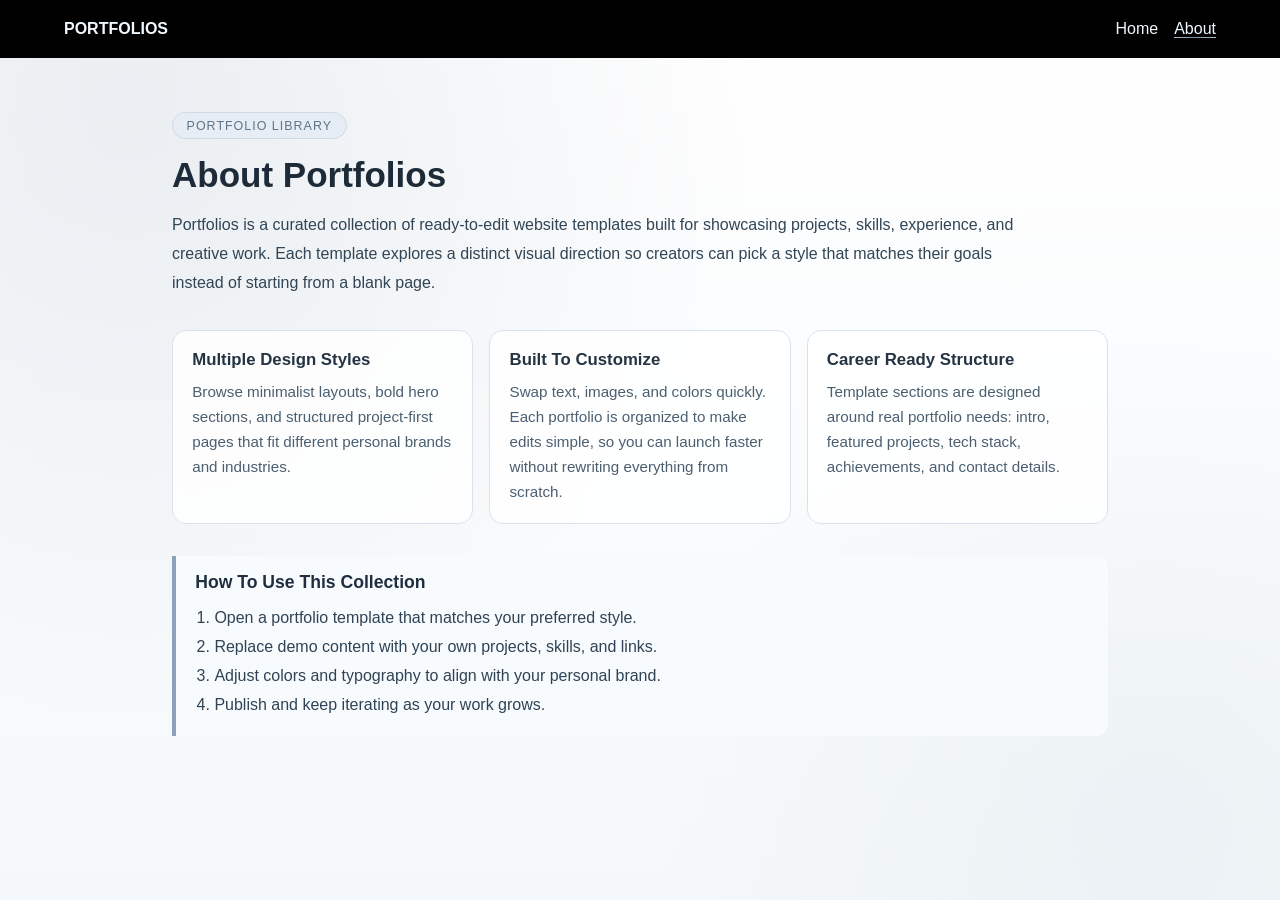
<file: about.html>
<!DOCTYPE html>
<html lang="en">
<head>
    <meta charset="UTF-8">
    <meta name="viewport" content="width=device-width, initial-scale=1.0">
    <title>About</title>
    <link rel="stylesheet" href="style.css">
</head>
<body>
    <header class="header" id="header">
        <nav class="navbar" id="navbar">
            <div class="nav-container">
                <div class="logo-container">
                    <a href="index.html" class="logo" data-link>
                        Portfolios
                    </a>
                </div>
                <ul class="nav-link-container">
                    <li>
                        <a href="index.html" class="nav-link" data-link>Home</a>
                    </li>
                    <li>
                        <a href="about.html" class="nav-link active" data-link>About</a>
                    </li>
                </ul>
            </div>
        </nav>
    </header>

    <section id="main" class="section about-page">
        <div class="about-shell">
            <p class="about-eyebrow">Portfolio Library</p>
            <h1 class="heading about-title">About Portfolios</h1>
            <p class="about-intro">
                Portfolios is a curated collection of ready-to-edit website templates built for showcasing projects,
                skills, experience, and creative work. Each template explores a distinct visual direction so creators
                can pick a style that matches their goals instead of starting from a blank page.
            </p>

            <div class="about-feature-grid">
                <article class="about-feature-card">
                    <h2>Multiple Design Styles</h2>
                    <p>
                        Browse minimalist layouts, bold hero sections, and structured project-first pages that fit
                        different personal brands and industries.
                    </p>
                </article>
                <article class="about-feature-card">
                    <h2>Built To Customize</h2>
                    <p>
                        Swap text, images, and colors quickly. Each portfolio is organized to make edits simple,
                        so you can launch faster without rewriting everything from scratch.
                    </p>
                </article>
                <article class="about-feature-card">
                    <h2>Career Ready Structure</h2>
                    <p>
                        Template sections are designed around real portfolio needs: intro, featured projects,
                        tech stack, achievements, and contact details.
                    </p>
                </article>
            </div>

            <div class="about-steps">
                <h2>How To Use This Collection</h2>
                <ol class="about-step-list">
                    <li>Open a portfolio template that matches your preferred style.</li>
                    <li>Replace demo content with your own projects, skills, and links.</li>
                    <li>Adjust colors and typography to align with your personal brand.</li>
                    <li>Publish and keep iterating as your work grows.</li>
                </ol>
            </div>
        </div>
    </section>
</body>
<script src="script.js"></script>
</html>
</file>
<file: portfolio-10/CSS/Home.css>
/* 
* Portfolio 10 - Scandinavian Minimalist Portfolio
* A clean, minimal design with pastel colors and plenty of white space
*/

/* Variables */
:root {
    /* Light theme (default) */
    --color-bg: #f8f8f8;
    --color-bg-alt: #f1f1f1;
    --color-text: #333333;
    --color-text-light: #666666;
    --color-primary: #94b9af;
    --color-secondary: #dbc6b2;
    --color-accent: #f28482;
    --color-muted: #e9e9e9;
    --color-border: #e0e0e0;
    --color-button: #94b9af;
    --color-button-text: #ffffff;
    --color-card-bg: #ffffff;
    --color-nav-bg: rgba(255, 255, 255, 0.9);
    --shadow-sm: 0 2px 10px rgba(0, 0, 0, 0.03);
    --shadow-md: 0 4px 20px rgba(0, 0, 0, 0.05);
    --shadow-lg: 0 10px 30px rgba(0, 0, 0, 0.1);
    
    /* Base styles */
    --font-main: 'Work Sans', sans-serif;
    --font-accent: 'Cormorant Garamond', serif;
    --font-mono: 'Space Mono', monospace;
    --border-radius: 4px;
    --transition: all 0.3s ease;
    --section-spacing: 100px;
  }
  
  /* Dark theme */
  [data-theme="dark"] {
    --color-bg: #1f1f1f;
    --color-bg-alt: #2a2a2a;
    --color-text: #f0f0f0;
    --color-text-light: #b3b3b3;
    --color-primary: #7fa99b;
    --color-secondary: #c2a792;
    --color-accent: #e57c79;
    --color-muted: #3a3a3a;
    --color-border: #3d3d3d;
    --color-button: #7fa99b;
    --color-button-text: #ffffff;
    --color-card-bg: #2d2d2d;
    --color-nav-bg: rgba(31, 31, 31, 0.95);
    --shadow-sm: 0 2px 10px rgba(0, 0, 0, 0.1);
    --shadow-md: 0 4px 20px rgba(0, 0, 0, 0.15);
    --shadow-lg: 0 10px 30px rgba(0, 0, 0, 0.2);
  }
  
  /* Base Styles */
  * {
    margin: 0;
    padding: 0;
    box-sizing: border-box;
  }
  
  html {
    font-size: 16px;
    scroll-behavior: smooth;
    scrollbar-width: thin;
    scrollbar-color: var(--color-primary) var(--color-bg-alt);
  }
  
  body {
    font-family: var(--font-main);
    background-color: var(--color-bg);
    color: var(--color-text);
    line-height: 1.6;
    overflow-x: hidden;
    font-weight: 400;
    transition: background-color 0.3s ease, color 0.3s ease;
  }
  
  a {
    text-decoration: none;
    color: var(--color-primary);
    transition: var(--transition);
  }
  
  a:hover {
    color: var(--color-accent);
  }
  
  ul {
    list-style: none;
  }
  
  img {
    max-width: 100%;
    height: auto;
    border-radius: var(--border-radius);
    display: block;
  }
  
  button, 
  .btn {
    cursor: pointer;
    outline: none;
    border: none;
    background: none;
    font-family: var(--font-main);
  }
  
  h1, h2, h3, h4, h5, h6 {
    font-weight: 500;
    line-height: 1.2;
    margin-bottom: 15px;
  }
  
  h1 {
    font-family: var(--font-accent);
    font-size: 3.5rem;
    font-weight: 400;
    letter-spacing: -0.5px;
  }
  
  h2 {
    font-size: 2.5rem;
    margin-bottom: 2rem;
    position: relative;
  }
  
  h3 {
    font-size: 1.5rem;
    margin-bottom: 1rem;
  }
  
  p {
    margin-bottom: 1.5rem;
    color: var(--color-text-light);
  }
  
  /* Container */
  .container {
    width: 100%;
    max-width: 1200px;
    padding: 0 30px;
    margin: 0 auto;
  }
  
  /* Section Styling */
  section {
    padding: 120px 0;
    position: relative;
  }
  
  .section-title {
    text-align: center;
    margin-bottom: 60px;
  }
  
  .section-title h2 {
    font-family: var(--font-accent);
    position: relative;
    display: inline-block;
  }
  
  .section-title h2:after {
    content: '';
    position: absolute;
    width: 60px;
    height: 2px;
    background-color: var(--color-accent);
    bottom: -15px;
    left: 50%;
    transform: translateX(-50%);
  }
  
  .section-title p {
    max-width: 600px;
    margin: 20px auto 0;
  }
  
  /* Header & Navigation */
  header {
    position: fixed;
    width: 100%;
    top: 0;
    left: 0;
    z-index: 1000;
    background-color: var(--color-nav-bg);
    backdrop-filter: blur(10px);
    transition: all 0.3s ease;
    padding: 15px 0;
    box-shadow: var(--shadow-sm);
  }
  
  header.sticky {
    padding: 12px 0;
    box-shadow: var(--shadow-md);
  }
  
  .header-inner {
    display: flex;
    justify-content: space-between;
    align-items: center;
  }
  
  .logo {
    font-size: 1.8rem;
    font-weight: 600;
    font-family: var(--font-accent);
  }
  
  .logo a {
    color: var(--color-text);
    display: flex;
    align-items: center;
  }
  
  .logo a:hover {
    color: var(--color-accent);
  }
  
  nav ul {
    display: flex;
  }
  
  nav ul li {
    margin-left: 30px;
  }
  
  nav ul li a {
    color: var(--color-text);
    position: relative;
    font-size: 0.95rem;
    letter-spacing: 0.5px;
    font-weight: 500;
    text-transform: uppercase;
  }
  
  nav ul li a:after {
    content: '';
    position: absolute;
    width: 0;
    height: 2px;
    background-color: var(--color-accent);
    bottom: -5px;
    left: 0;
    transition: width 0.3s ease;
  }
  
  nav ul li a:hover:after,
  nav ul li a.active:after {
    width: 100%;
  }
  
  nav ul li a.active {
    color: var(--color-accent);
  }
  
  .mobile-nav-toggle {
    display: none;
    background: transparent;
    border: none;
    font-size: 1.5rem;
    color: var(--color-text);
    cursor: pointer;
  }
  
  .mobile-nav {
    position: fixed;
    top: 0;
    right: -100%;
    width: 300px;
    height: 100vh;
    background-color: var(--color-card-bg);
    z-index: 1001;
    padding: 80px 40px;
    transition: all 0.5s ease;
    box-shadow: var(--shadow-lg);
  }
  
  .mobile-nav.active {
    right: 0;
  }
  
  .mobile-nav ul {
    display: flex;
    flex-direction: column;
  }
  
  .mobile-nav ul li {
    margin: 15px 0;
    width: 100%;
  }
  
  .mobile-nav ul li a {
    font-size: 1.1rem;
    display: block;
    padding: 10px 0;
  }
  
  .mobile-nav-close {
    position: absolute;
    top: 20px;
    right: 20px;
    font-size: 1.5rem;
    background: transparent;
    border: none;
    cursor: pointer;
    color: var(--color-text);
  }
  
  .theme-toggle {
    display: flex;
    align-items: center;
    justify-content: center;
    width: 40px;
    height: 40px;
    border-radius: 50%;
    background-color: var(--color-muted);
    color: var(--color-text);
    font-size: 1.2rem;
    transition: var(--transition);
    cursor: pointer;
    margin-left: 20px;
  }
  
  .theme-toggle:hover {
    background-color: var(--color-primary);
    color: white;
  }
  
  /* Hero Section */
  .hero {
    height: 100vh;
    display: flex;
    align-items: center;
    padding: 0;
    position: relative;
    overflow: hidden;
  }
  
  .hero:before {
    content: '';
    position: absolute;
    top: 0;
    left: 0;
    width: 100%;
    height: 100%;
    background-color: var(--color-bg-alt);
    clip-path: polygon(0 0, 60% 0, 40% 100%, 0% 100%);
    z-index: -1;
    opacity: 0.5;
  }
  
  .hero-grid {
    display: grid;
    grid-template-columns: 1fr 1fr;
    gap: 60px;
    align-items: center;
  }
  
  .hero-content {
    max-width: 600px;
  }
  
  .hero-greeting {
    font-family: var(--font-mono);
    font-size: 1rem;
    color: var(--color-primary);
    margin-bottom: 15px;
    display: inline-block;
    position: relative;
  }
  
  .hero-greeting:after {
    content: '';
    position: absolute;
    width: 40px;
    height: 1px;
    background-color: var(--color-primary);
    top: 50%;
    right: -50px;
  }
  
  .hero-title {
    font-size: 4rem;
    margin-bottom: 15px;
    line-height: 1.1;
  }
  
  .hero-subtitle {
    font-size: 1.5rem;
    margin-bottom: 30px;
    color: var(--color-text-light);
    font-weight: 300;
  }
  
  .hero-text {
    margin-bottom: 30px;
    font-size: 1.1rem;
  }
  
  .hero-cta {
    display: flex;
    gap: 20px;
  }
  
  .btn {
    display: inline-block;
    padding: 12px 30px;
    background-color: var(--color-button);
    color: var(--color-button-text);
    border-radius: var(--border-radius);
    font-weight: 500;
    letter-spacing: 0.5px;
    transition: var(--transition);
    text-align: center;
  }
  
  .btn:hover {
    background-color: var(--color-accent);
    color: white;
    transform: translateY(-3px);
    box-shadow: var(--shadow-md);
  }
  
  .btn-outline {
    background-color: transparent;
    border: 1px solid var(--color-border);
    color: var(--color-text);
  }
  
  .btn-outline:hover {
    background-color: var(--color-primary);
    border-color: var(--color-primary);
  }
  
  .hero-image {
    position: relative;
    text-align: center;
  }
  
  .hero-image img {
    max-width: 400px;
    border-radius: 4px;
    box-shadow: var(--shadow-lg);
  }
  
  .hero-image:before {
    content: '';
    position: absolute;
    width: 200px;
    height: 200px;
    border-radius: 50%;
    background-color: var(--color-secondary);
    opacity: 0.2;
    z-index: -1;
    animation: float 6s ease-in-out infinite;
  }
  
  .hero-image:after {
    content: '';
    position: absolute;
    width: 150px;
    height: 150px;
    border-radius: 50%;
    background-color: var(--color-accent);
    opacity: 0.1;
    z-index: -1;
    animation: float 8s ease-in-out infinite reverse;
  }
  
  .hero-stats {
    display: flex;
    margin-top: 40px;
    gap: 40px;
  }
  
  .hero-stat {
    display: flex;
    align-items: center;
  }
  
  .hero-stat-number {
    font-size: 2.5rem;
    font-weight: 600;
    line-height: 1;
    color: var(--color-primary);
    margin-right: 10px;
  }
  
  .hero-stat-label {
    font-size: 0.9rem;
    color: var(--color-text-light);
    font-weight: 500;
  }
  
  /* About Section */
  .about {
    background-color: var(--color-bg-alt);
  }
  
  .about-grid {
    display: grid;
    grid-template-columns: 2fr 3fr;
    gap: 60px;
    align-items: center;
  }
  
  .about-image img {
    border-radius: var(--border-radius);
    box-shadow: var(--shadow-md);
  }
  
  .about-content h2 {
    margin-bottom: 30px;
    text-align: left;
  }
  
  .about-content h2:after {
    left: 0;
    transform: none;
  }
  
  .about-text {
    margin-bottom: 30px;
  }
  
  .about-info {
    display: grid;
    grid-template-columns: repeat(2, 1fr);
    gap: 20px;
    margin-bottom: 30px;
  }
  
  .about-info-item {
    display: flex;
    align-items: center;
  }
  
  .about-info-item i {
    margin-right: 15px;
    font-size: 1.2rem;
    color: var(--color-primary);
  }
  
  .about-info-item span {
    font-weight: 500;
    margin-right: 10px;
    color: var(--color-text);
  }
  
  /* Skills Section */
  .skills-container {
    display: grid;
    grid-template-columns: repeat(2, 1fr);
    gap: 40px;
  }
  
  .skills-category {
    margin-bottom: 40px;
  }
  
  .skills-category h3 {
    margin-bottom: 20px;
    font-family: var(--font-accent);
    position: relative;
    display: inline-block;
    padding-bottom: 5px;
  }
  
  .skills-category h3:after {
    content: '';
    position: absolute;
    width: 40px;
    height: 2px;
    background-color: var(--color-accent);
    bottom: 0;
    left: 0;
  }
  
  .skill-item {
    margin-bottom: 25px;
  }
  
  .skill-info {
    display: flex;
    justify-content: space-between;
    margin-bottom: 10px;
  }
  
  .skill-name {
    font-weight: 500;
    color: var(--color-text);
  }
  
  .skill-percentage {
    color: var(--color-text-light);
  }
  
  .skill-progress-bar {
    width: 100%;
    height: 6px;
    background-color: var(--color-muted);
    /* background: linear-gradient(var(--color-muted), var(--color-primary)); */
    border-radius: 10px;
    overflow: hidden;
  }
  
  .skill-progress {
    height: 100%;
    /* background-color: var(--color-primary); */
    background: linear-gradient(90deg, var(--color-secondary), var(--color-primary));
    border-radius: 10px;
    width: 0;
    transition: width 1s ease;
  }
  
  /* Projects Section */
  .projects-filter {
    display: flex;
    justify-content: center;
    flex-wrap: wrap;
    margin-bottom: 40px;
    gap: 10px;
  }
  
  .filter-btn {
    padding: 8px 20px;
    background-color: transparent;
    border: 1px solid var(--color-border);
    border-radius: 50px;
    color: var(--color-text-light);
    font-size: 0.9rem;
    cursor: pointer;
    transition: var(--transition);
  }
  
  .filter-btn:hover {
    border-color: var(--color-primary);
    color: var(--color-primary);
  }
  
  .filter-btn.active {
    background-color: var(--color-primary);
    border-color: var(--color-primary);
    color: white;
  }
  
  .projects-grid {
    display: grid;
    grid-template-columns: repeat(auto-fill, minmax(350px, 1fr));
    gap: 30px;
  }
  
  .project-card {
    background-color: var(--color-card-bg);
    border-radius: var(--border-radius);
    overflow: hidden;
    transition: var(--transition);
    box-shadow: var(--shadow-sm);
    position: relative;
  }
  
  .project-card:hover {
    transform: translateY(-10px);
    box-shadow: var(--shadow-md);
  }
  
  .project-image {
    height: 240px;
    overflow: hidden;
    position: relative;
  }
  
  .project-image img {
    width: 100%;
    height: 100%;
    object-fit: cover;
    transition: var(--transition);
  }
  
  .project-card:hover .project-image img {
    transform: scale(1.05);
  }
  
  .project-overlay {
    position: absolute;
    top: 0;
    left: 0;
    width: 100%;
    height: 100%;
    background: rgba(0, 0, 0, 0.2);
    display: flex;
    align-items: center;
    justify-content: center;
    opacity: 0;
    transition: var(--transition);
  }
  
  .project-card:hover .project-overlay {
    opacity: 1;
  }
  
  .project-links {
    display: flex;
    gap: 20px;
  }
  
  .project-link {
    width: 50px;
    height: 50px;
    background-color: white;
    border-radius: 50%;
    display: flex;
    align-items: center;
    justify-content: center;
    color: var(--color-text);
    font-size: 1.2rem;
    transition: var(--transition);
  }
  
  .project-link:hover {
    background-color: var(--color-primary);
    color: white;
  }
  
  .project-content {
    padding: 25px;
  }
  
  .project-tags {
    display: flex;
    flex-wrap: wrap;
    gap: 10px;
    margin-bottom: 15px;
  }
  
  .project-tag {
    font-size: 0.8rem;
    padding: 4px 12px;
    background-color: var(--color-muted);
    border-radius: 20px;
    color: var(--color-text-light);
  }
  
  .project-title {
    font-size: 1.3rem;
    margin-bottom: 15px;
  }
  
  .project-description {
    font-size: 0.95rem;
    margin-bottom: 20px;
  }
  
  /* Education Section */
  .education {
    background-color: var(--color-bg-alt);
  }
  
  .education-timeline {
    position: relative;
    max-width: 800px;
    margin: 0 auto;
  }
  
  .education-timeline:before {
    content: '';
    position: absolute;
    width: 2px;
    height: 100%;
    background-color: var(--color-border);
    left: 50%;
    transform: translateX(-50%);
  }
  
  .timeline-item {
    position: relative;
    margin-bottom: 80px;
  }
  
  .timeline-item:last-child {
    margin-bottom: 0;
  }
  
  .timeline-content {
    width: calc(50% - 40px);
    padding: 30px;
    background-color: var(--color-card-bg);
    border-radius: var(--border-radius);
    box-shadow: var(--shadow-sm);
    transition: var(--transition);
    position: relative;
  }
  
  .timeline-content:hover {
    box-shadow: var(--shadow-md);
  }
  
  .timeline-item:nth-child(odd) .timeline-content {
    margin-left: auto;
  }
  
  .timeline-item:nth-child(even) .timeline-content {
    margin-right: auto;
  }
  
  .timeline-content:before {
    content: '';
    position: absolute;
    width: 20px;
    height: 20px;
    background-color: var(--color-card-bg);
    transform: rotate(45deg);
    top: 25px;
  }
  
  .timeline-item:nth-child(odd) .timeline-content:before {
    left: -10px;
  }
  
  .timeline-item:nth-child(even) .timeline-content:before {
    right: -10px;
  }
  
  .timeline-date {
    position: absolute;
    width: 80px;
    text-align: center;
    padding: 8px 0;
    background-color: var(--color-primary);
    color: white;
    border-radius: 20px;
    font-size: 0.8rem;
    font-weight: 500;
    top: 15px;
  }
  
  .timeline-item:nth-child(odd) .timeline-date {
    left: -100px;
  }
  
  .timeline-item:nth-child(even) .timeline-date {
    right: -100px;
  }
  
  .timeline-dot {
    position: relative;
    width: 20px;
    height: 20px;
    background-color: var(--color-accent);
    border-radius: 50%;
    /* left: 50%; */
    left: 1%;
    /* top: 0; */
    bottom: 10px;
    transform: translateX(-50%);
    z-index: 1;
  }
  
  .timeline-dot:before {
    content: '';
    position: absolute;
    width: 12px;
    height: 12px;
    background-color: var(--color-card-bg);
    border-radius: 50%;
    top: 4px;
    left: 4px;
  }
  
  .timeline-title {
    font-size: 1.2rem;
    margin-bottom: 10px;
  }
  
  .timeline-subtitle {
    color: var(--color-primary);
    font-weight: 500;
    margin-bottom: 15px;
    font-size: 0.95rem;
  }
  
  /* Contact Section */
  .contact-grid {
    display: grid;
    grid-template-columns: 1fr 2fr;
    gap: 50px;
  }
  
  .contact-info {
    display: flex;
    flex-direction: column;
    gap: 30px;
  }
  
  .contact-card {
    background-color: var(--color-card-bg);
    padding: 25px;
    border-radius: var(--border-radius);
    box-shadow: var(--shadow-sm);
    transition: var(--transition);
    display: flex;
    align-items: center;
  }
  
  .contact-card:hover {
    box-shadow: var(--shadow-md);
    transform: translateY(-5px);
  }
  
  .contact-card i {
    font-size: 1.8rem;
    color: var(--color-primary);
    margin-right: 20px;
  }
  
  .contact-details h4 {
    margin-bottom: 5px;
  }
  
  .contact-details p {
    margin-bottom: 0;
    font-size: 0.95rem;
  }
  
  .contact-social {
    display: flex;
    gap: 15px;
    margin-top: 30px;
  }
  
  .social-link {
    width: 45px;
    height: 45px;
    border-radius: 50%;
    display: flex;
    align-items: center;
    justify-content: center;
    background-color: var(--color-muted);
    color: var(--color-text);
    font-size: 1.2rem;
    transition: var(--transition);
  }
  
  .social-link:hover {
    background-color: var(--color-primary);
    color: white;
    transform: translateY(-5px);
  }
  
  .contact-form {
    background-color: var(--color-card-bg);
    padding: 40px;
    border-radius: var(--border-radius);
    box-shadow: var(--shadow-sm);
  }
  
  .form-group {
    margin-bottom: 25px;
  }
  
  .form-label {
    display: block;
    margin-bottom: 8px;
    font-weight: 500;
    color: var(--color-text);
  }
  
  .form-control {
    width: 100%;
    padding: 12px 15px;
    border: 1px solid var(--color-border);
    border-radius: var(--border-radius);
    background-color: var(--color-bg);
    color: var(--color-text);
    font-family: var(--font-main);
    font-size: 1rem;
    transition: var(--transition);
  }
  
  .form-control:focus {
    border-color: var(--color-primary);
    outline: none;
    box-shadow: 0 0 0 3px rgba(148, 185, 175, 0.2);
  }
  
  textarea.form-control {
    resize: vertical;
    min-height: 150px;
  }
  
  .form-error {
    color: var(--color-accent);
    font-size: 0.9rem;
    margin-top: 5px;
    display: none;
  }
  
  .form-error.show {
    display: block;
  }
  
  .form-success {
    background-color: rgba(149, 190, 176, 0.2);
    color: var(--color-primary);
    padding: 15px;
    border-radius: var(--border-radius);
    margin-bottom: 20px;
    display: none;
  }
  
  .form-success.show {
    display: block;
  }
  
  /* Footer */
  footer {
    padding: 80px 0 30px;
    background-color: var(--color-bg);
  }
  
  .footer-grid {
    display: grid;
    grid-template-columns: 2fr 1fr 1fr;
    gap: 50px;
    margin-bottom: 50px;
  }
  
  .footer-logo {
    font-size: 1.8rem;
    font-weight: 600;
    margin-bottom: 20px;
    font-family: var(--font-accent);
  }
  
  .footer-text {
    margin-bottom: 30px;
    max-width: 400px;
  }
  
  .footer-heading {
    font-size: 1.2rem;
    margin-bottom: 25px;
    position: relative;
    padding-bottom: 10px;
  }
  
  .footer-heading:after {
    content: '';
    position: absolute;
    width: 30px;
    height: 2px;
    background-color: var(--color-accent);
    bottom: 0;
    left: 0;
  }
  
  .footer-links li {
    margin-bottom: 15px;
  }
  
  .footer-links a {
    color: var(--color-text-light);
    transition: var(--transition);
  }
  
  .footer-links a:hover {
    color: var(--color-accent);
    padding-left: 5px;
  }
  
  .footer-bottom {
    border-top: 1px solid var(--color-border);
    padding-top: 30px;
    display: flex;
    justify-content: space-between;
    align-items: center;
  }
  
  .copyright {
    color: var(--color-text-light);
    font-size: 0.9rem;
  }
  
  /* Animations */
  @keyframes float {
    0% {
      transform: translateY(0) rotate(0deg);
    }
    50% {
      transform: translateY(-20px) rotate(5deg);
    }
    100% {
      transform: translateY(0) rotate(0deg);
    }
  }
  
  .fade-in {
    opacity: 0;
    transform: translateY(30px);
    transition: opacity 0.8s ease, transform 0.8s ease;
  }
  
  .fade-in.visible {
    opacity: 1;
    transform: translateY(0);
  }
  
  .slide-in-left {
    opacity: 0;
    transform: translateX(-50px);
    transition: opacity 0.8s ease, transform 0.8s ease;
  }
  
  .slide-in-left.visible {
    opacity: 1;
    transform: translateX(0);
  }
  
  .slide-in-right {
    opacity: 0;
    transform: translateX(50px);
    transition: opacity 0.8s ease, transform 0.8s ease;
  }
  
  .slide-in-right.visible {
    opacity: 1;
    transform: translateX(0);
  }
  
  .zoom-in {
    opacity: 0;
    transform: scale(0.9);
    transition: opacity 0.8s ease, transform 0.8s ease;
  }
  
  .zoom-in.visible {
    opacity: 1;
    transform: scale(1);
  }

/* 
* Portfolio 10 - Scandinavian Minimalist Portfolio Components
* Contains reusable component styles for better organization
*/

/* Back to Top Button */
.back-to-top {
    position: fixed;
    bottom: 30px;
    right: 30px;
    width: 50px;
    height: 50px;
    background-color: var(--color-card-bg);
    color: var(--color-primary);
    border-radius: 50%;
    display: flex;
    align-items: center;
    justify-content: center;
    font-size: 1.2rem;
    box-shadow: var(--shadow-md);
    opacity: 0;
    visibility: hidden;
    transition: var(--transition);
    z-index: 99;
    border: 1px solid var(--color-border);
  }
  
  .back-to-top.visible {
    opacity: 1;
    visibility: visible;
  }
  
  .back-to-top:hover {
    background-color: var(--color-primary);
    color: white;
    transform: translateY(-5px);
  }
  
  /* Scroll Indicator */
  .scroll-indicator {
    position: absolute;
    bottom: 50px;
    left: 50%;
    transform: translateX(-50%);
    display: flex;
    flex-direction: column;
    align-items: center;
    gap: 10px;
    opacity: 0.7;
    transition: var(--transition);
  }
  
  .scroll-indicator:hover {
    opacity: 1;
  }
  
  .scroll-text {
    font-family: var(--font-mono);
    font-size: 0.8rem;
    text-transform: uppercase;
    letter-spacing: 2px;
  }
  
  .scroll-line {
    width: 2px;
    height: 60px;
    background-color: var(--color-text);
    position: relative;
    overflow: hidden;
  }
  
  .scroll-line:after {
    content: '';
    position: absolute;
    top: 0;
    left: 0;
    width: 100%;
    height: 30%;
    background-color: var(--color-accent);
    animation: scrollDown 2s ease infinite;
  }
  
  @keyframes scrollDown {
    0% {
      top: -30%;
    }
    50% {
      top: 100%;
    }
    100% {
      top: 100%;
    }
  }
  
  /* Horizontal Scrolling Gallery */
  .horizontal-scroll {
    width: 100%;
    overflow-x: auto;
    scrollbar-width: thin;
    scrollbar-color: var(--color-primary) var(--color-bg-alt);
    padding: 20px 0;
  }
  
  .horizontal-scroll::-webkit-scrollbar {
    height: 6px;
  }
  
  .horizontal-scroll::-webkit-scrollbar-track {
    background: var(--color-bg-alt);
    border-radius: 10px;
  }
  
  .horizontal-scroll::-webkit-scrollbar-thumb {
    background: var(--color-primary);
    border-radius: 10px;
  }
  
  .scroll-content {
    display: flex;
    gap: 30px;
    padding: 20px 0;
    padding-right: 50px;
  }
  
  .scroll-item {
    min-width: 300px;
    background-color: var(--color-card-bg);
    border-radius: var(--border-radius);
    box-shadow: var(--shadow-sm);
    transition: var(--transition);
    overflow: hidden;
  }
  
  .scroll-item:hover {
    transform: translateY(-10px);
    box-shadow: var(--shadow-md);
  }
  
  .scroll-image {
    height: 200px;
    overflow: hidden;
  }
  
  .scroll-image img {
    width: 100%;
    height: 100%;
    object-fit: cover;
    transition: var(--transition);
  }
  
  .scroll-item:hover .scroll-image img {
    transform: scale(1.05);
  }
  
  .scroll-text-content {
    padding: 20px;
  }
  
  .scroll-title {
    font-size: 1.2rem;
    margin-bottom: 10px;
  }
  
  .scroll-desc {
    font-size: 0.9rem;
    color: var(--color-text-light);
    margin-bottom: 0;
  }
  
  /* Tooltip */
  .tooltip {
    position: relative;
  }
  
  .tooltip::before {
    content: attr(data-tooltip);
    position: absolute;
    bottom: 125%;
    left: 50%;
    transform: translateX(-50%);
    padding: 8px 12px;
    background-color: var(--color-bg);
    color: var(--color-text-light);
    font-size: 0.8rem;
    border-radius: 4px;
    white-space: nowrap;
    opacity: 0;
    visibility: hidden;
    transition: var(--transition);
    z-index: 100;
  }
  
  .tooltip:after {
    content: '';
    position: absolute;
    bottom: 125%;
    left: 50%;
    margin-bottom: -5px;
    border-width: 5px;
    border-style: solid;
    border-color: var(--color-text) transparent transparent transparent;
    transform: translateX(-50%);
    opacity: 0;
    visibility: hidden;
    transition: var(--transition);
    z-index: 100;
    color: var(--color-text);
  }
  
  .tooltip:hover:before,
  .tooltip:hover::after {
    opacity: 1;
    visibility: visible;
    bottom: 135%;
  }
  
  /* Badge */
  .badge {
    display: inline-block;
    padding: 4px 10px;
    background-color: var(--color-muted);
    color: var(--color-text-light);
    border-radius: 20px;
    font-size: 0.8rem;
    font-weight: 500;
  }
  
  .badge-primary {
    background-color: rgba(148, 185, 175, 0.2);
    color: var(--color-primary);
  }
  
  .badge-secondary {
    background-color: rgba(219, 198, 178, 0.2);
    color: var(--color-secondary);
  }
  
  .badge-accent {
    background-color: rgba(242, 132, 130, 0.2);
    color: var(--color-accent);
  }
  
  /* Progress Circle */
  .progress-circle {
    position: relative;
    width: 100px;
    height: 100px;
    border-radius: 50%;
    background-color: var(--color-muted);
    display: flex;
    align-items: center;
    justify-content: center;
  }
  
  .progress-circle-value {
    position: absolute;
    font-size: 1.5rem;
    font-weight: 600;
    color: var(--color-primary);
  }
  
  .progress-circle svg {
    width: 100px;
    height: 100px;
    transform: rotate(-90deg);
  }
  
  .progress-circle circle {
    fill: none;
    stroke-width: 8;
    stroke-linecap: round;
    stroke: var(--color-primary);
    stroke-dasharray: 289;
    stroke-dashoffset: 289;
    transition: stroke-dashoffset 1s ease;
  }
  
  /* Card Hover Effects */
  .card-hover {
    transition: var(--transition);
    position: relative;
    overflow: hidden;
  }
  
  .card-hover:after {
    content: '';
    position: absolute;
    width: 100%;
    height: 3px;
    background-color: var(--color-accent);
    bottom: 0;
    left: 0;
    transform: scaleX(0);
    transform-origin: left;
    transition: transform 0.3s ease;
  }
  
  .card-hover:hover {
    transform: translateY(-5px);
    box-shadow: var(--shadow-md);
  }
  
  .card-hover:hover:after {
    transform: scaleX(1);
  }
  
  /* Custom Checkbox */
  .custom-checkbox {
    position: relative;
    padding-left: 35px;
    cursor: pointer;
    display: inline-block;
    margin-bottom: 15px;
  }
  
  .custom-checkbox input {
    position: absolute;
    opacity: 0;
    cursor: pointer;
  }
  
  .checkmark {
    position: absolute;
    top: 0;
    left: 0;
    height: 20px;
    width: 20px;
    background-color: var(--color-bg);
    border: 1px solid var(--color-border);
    border-radius: 4px;
    transition: var(--transition);
  }
  
  .custom-checkbox:hover input ~ .checkmark {
    border-color: var(--color-primary);
  }
  
  .custom-checkbox input:checked ~ .checkmark {
    background-color: var(--color-primary);
    border-color: var(--color-primary);
  }
  
  .checkmark:after {
    content: '';
    position: absolute;
    display: none;
  }
  
  .custom-checkbox input:checked ~ .checkmark:after {
    display: block;
  }
  
  .custom-checkbox .checkmark:after {
    left: 7px;
    top: 3px;
    width: 5px;
    height: 10px;
    border: solid white;
    border-width: 0 2px 2px 0;
    transform: rotate(45deg);
  }
  
  /* Loading Spinner */
  .spinner {
    width: 40px;
    height: 40px;
    border: 3px solid rgba(148, 185, 175, 0.2);
    border-top-color: var(--color-primary);
    border-radius: 50%;
    animation: spin 1s linear infinite;
  }
  
  @keyframes spin {
    to {
      transform: rotate(360deg);
    }
  }
  
  /* Screen Reader Only */
  .sr-only {
    position: absolute;
    width: 1px;
    height: 1px;
    padding: 0;
    margin: -1px;
    overflow: hidden;
    clip: rect(0, 0, 0, 0);
    white-space: nowrap;
    border-width: 0;
  }
  
  /* Focus Visible */
  *:focus-visible {
    outline: 3px solid var(--color-primary);
    outline-offset: 2px;
  }
  
  /* Horizontal Rule */
  .hr {
    width: 100%;
    height: 1px;
    background-color: var(--color-border);
    margin: 30px 0;
    position: relative;
  }
  
  .hr:after {
    content: '';
    position: absolute;
    width: 50px;
    height: 3px;
    background-color: var(--color-accent);
    top: -1px;
    left: 0;
  }
  
  /* Media Queries */
  @media (max-width: 1024px) {
    h1 {
      font-size: 3rem;
    }
    
    h2 {
      font-size: 2.2rem;
    }
    
    .hero-grid {
      gap: 40px;
    }
    
    .timeline-content {
      width: calc(50% - 20px);
    }
    
    .timeline-item:nth-child(odd) .timeline-date {
      left: -90px;
    }
    
    .timeline-item:nth-child(even) .timeline-date {
      right: -90px;
    }
  }
  
  @media (max-width: 768px) {
    .container {
      padding: 0 20px;
    }
    
    h1 {
      font-size: 2.5rem;
    }
    
    h2 {
      font-size: 2rem;
    }
    
    section {
      padding: 80px 0;
    }
    
    .hero {
      height: auto;
      padding: 150px 0 100px;
    }
    
    .hero-grid {
      grid-template-columns: 1fr;
      gap: 60px;
      text-align: center;
    }
    
    .hero-content {
      margin: 0 auto;
    }
    
    .hero-greeting:after {
      display: none;
    }
    
    .hero-image:before,
    .hero-image:after {
      display: none;
    }
    
    .hero-cta {
      justify-content: center;
    }
    
    .hero-stats {
      justify-content: center;
    }
    
    .about-grid {
      grid-template-columns: 1fr;
      gap: 40px;
      text-align: center;
    }
    
    .about-content h2:after {
      left: 50%;
      transform: translateX(-50%);
    }
    
    .about-info {
      max-width: 400px;
      margin: 0 auto 30px;
    }
    
    .skills-container {
      grid-template-columns: 1fr;
    }
    
    .projects-grid {
      grid-template-columns: repeat(auto-fill, minmax(300px, 1fr));
    }
    
    .education-timeline:before {
      left: 30px;
    }
    
    .timeline-content {
      width: calc(100% - 70px);
      margin-left: 70px !important;
    }
    
    .timeline-item:nth-child(odd) .timeline-content:before,
    .timeline-item:nth-child(even) .timeline-content:before {
      left: -10px;
    }
    
    .timeline-dot {
      left: 30px;
    }
    
    .timeline-item:nth-child(odd) .timeline-date,
    .timeline-item:nth-child(even) .timeline-date {
      left: -30px;
      top: -30px;
      width: 100px;
    }
    
    .contact-grid {
      grid-template-columns: 1fr;
      gap: 40px;
    }
    
    .contact-info {
      order: 2;
    }
    
    .contact-form {
      order: 1;
    }
    
    .footer-grid {
      grid-template-columns: 1fr;
      gap: 40px;
      text-align: center;
    }
    
    .footer-text {
      margin: 0 auto 30px;
    }
    
    .footer-heading:after {
      left: 50%;
      transform: translateX(-50%);
    }
    
    .footer-links li {
      text-align: center;
    }
    
    .footer-bottom {
      flex-direction: column;
      gap: 20px;
      text-align: center;
    }
    
    nav {
      display: none;
    }
    
    .mobile-nav-toggle {
      display: block;
    }
  }
  
  @media (max-width: 480px) {
    h1 {
      font-size: 2.2rem;
    }
    
    h2 {
      font-size: 1.8rem;
    }
    
    .hero-stats {
      flex-direction: column;
      gap: 30px;
    }
    
    .hero-stat {
      justify-content: center;
    }
    
    .about-info {
      grid-template-columns: 1fr;
    }
    
    .projects-filter {
      flex-direction: column;
      align-items: center;
    }
    
    .filter-btn {
      width: 100%;
      text-align: center;
    }
}
</file>
<file: portfolio-11/CSS/Home.css>
/*
* Portfolio11 - Geometric Art Deco Portfolio
* Main Stylesheet - Contains global styles, typography, layout and sections styling
*/

/* ===== CSS VARIABLES ===== */
:root {
    /* Main Colors */
    --primary-color: #d4af37;
    --secondary-color: #1b1b1b;
    --accent-color: #3557d2;
    
    /* Light Mode */
    --bg-color-light: #f8f7f4;
    --text-color-light: #1b1b1b;
    --card-bg-light: #ffffff;
    --border-color-light: #e0e0e0;
    
    /* Dark Mode */
    --bg-color-dark: #121212;
    --text-color-dark: #f8f7f4;
    --card-bg-dark: #1e1e1e;
    --border-color-dark: #333333;
    
    /* Current Theme - Default is Light */
    --bg-color: var(--bg-color-light);
    --text-color: var(--text-color-light);
    --card-bg: var(--card-bg-light);
    --border-color: var(--border-color-light);
    
    /* Typography */
    --heading-font: 'Playfair Display', serif;
    --body-font: 'Poppins', sans-serif;
    --alt-font: 'Raleway', sans-serif;
    
    /* Spacing */
    --section-spacing: 100px;
    --item-spacing: 30px;
    
    /* Transitions */
    --transition-fast: 0.3s ease;
    --transition-medium: 0.5s ease;
    --transition-slow: 0.8s ease;
    
    /* Border Radius */
    --border-radius-sm: 5px;
    --border-radius-md: 10px;
    --border-radius-lg: 15px;
    
    /* Shadow */
    --box-shadow: 0 10px 30px rgba(0, 0, 0, 0.1);
    --box-shadow-hover: 0 15px 40px rgba(0, 0, 0, 0.15);
}

/* ===== DARK MODE STYLES ===== */
.dark-mode {
    --bg-color: var(--bg-color-dark);
    --text-color: var(--text-color-dark);
    --card-bg: var(--card-bg-dark);
    --border-color: var(--border-color-dark);
}

/* ===== RESET & BASE STYLES ===== */
* {
    margin: 0;
    padding: 0;
    box-sizing: border-box;
}

html {
    scroll-behavior: smooth;
    font-size: 62.5%; /* 1rem = 10px */
}

body {
    font-family: var(--body-font);
    font-size: 1.6rem;
    line-height: 1.6;
    color: var(--text-color);
    background-color: var(--bg-color);
    transition: background-color var(--transition-medium), color var(--transition-medium);
    overflow-x: hidden;
}

a {
    text-decoration: none;
    color: inherit;
    transition: color var(--transition-fast);
}

ul, ol {
    list-style: none;
}

img {
    max-width: 100%;
    height: auto;
    display: block;
}

button, input, textarea {
    font-family: inherit;
    font-size: inherit;
    outline: none;
    border: none;
    background: none;
}

button {
    cursor: pointer;
}

/* ===== TYPOGRAPHY ===== */
h1, h2, h3, h4, h5, h6 {
    font-family: var(--heading-font);
    font-weight: 700;
    line-height: 1.2;
    margin-bottom: 2rem;
    color: var(--text-color);
}

h1 {
    font-size: 5rem;
}

h2 {
    font-size: 4rem;
}

h3 {
    font-size: 2.8rem;
}

h4 {
    font-size: 2.2rem;
}

p {
    margin-bottom: 1.6rem;
}

/* ===== LAYOUT ===== */
.container {
    width: 100%;
    max-width: 1200px;
    margin: 0 auto;
    padding: 0 2rem;
}

.section {
    padding: var(--section-spacing) 0;
    position: relative;
}

.section-header {
    text-align: center;
    margin-bottom: 6rem;
}

.section-title {
    position: relative;
    display: inline-block;
    margin-bottom: 1.5rem;
    text-transform: uppercase;
    letter-spacing: 2px;
}

.section-decoration {
    display: flex;
    align-items: center;
    justify-content: center;
    margin-bottom: 3rem;
}

.section-decoration .line {
    height: 2px;
    width: 80px;
    background-color: var(--primary-color);
}

.section-decoration .diamond {
    width: 15px;
    height: 15px;
    background-color: var(--primary-color);
    margin: 0 15px;
    transform: rotate(45deg);
}

/* ===== GEOMETRIC BACKGROUND ===== */
.geometric-bg {
    position: fixed;
    top: 0;
    left: 0;
    width: 100%;
    height: 100%;
    z-index: -1;
    opacity: 0.05;
    background-image: 
        linear-gradient(30deg, var(--primary-color) 12%, transparent 12.5%, transparent 87%, var(--primary-color) 87.5%, var(--primary-color)),
        linear-gradient(150deg, var(--primary-color) 12%, transparent 12.5%, transparent 87%, var(--primary-color) 87.5%, var(--primary-color)),
        linear-gradient(30deg, var(--primary-color) 12%, transparent 12.5%, transparent 87%, var(--primary-color) 87.5%, var(--primary-color)),
        linear-gradient(150deg, var(--primary-color) 12%, transparent 12.5%, transparent 87%, var(--primary-color) 87.5%, var(--primary-color)),
        linear-gradient(60deg, var(--accent-color) 25%, transparent 25.5%, transparent 75%, var(--accent-color) 75%, var(--accent-color)),
        linear-gradient(60deg, var(--accent-color) 25%, transparent 25.5%, transparent 75%, var(--accent-color) 75%, var(--accent-color));
    background-position: 0 0, 0 0, 25px 25px, 25px 25px, 0 0, 25px 25px;
    background-size: 50px 50px;
    transition: opacity var(--transition-medium);
}

.dark-mode .geometric-bg {
    opacity: 0.07;
}

/* ===== BUTTONS ===== */
.btn {
    display: inline-flex;
    align-items: center;
    justify-content: center;
    padding: 1.2rem 3rem;
    border-radius: var(--border-radius-md);
    font-family: var(--alt-font);
    font-weight: 600;
    text-transform: uppercase;
    letter-spacing: 1px;
    transition: all var(--transition-fast);
    position: relative;
    overflow: hidden;
    z-index: 1;
}

.primary-btn {
    background-color: var(--primary-color);
    color: var(--secondary-color);
}

.primary-btn:hover {
    background-color: var(--secondary-color);
    color: var(--primary-color);
}

.secondary-btn {
    background-color: transparent;
    color: var(--text-color);
    border: 2px solid var(--primary-color);
}

.secondary-btn:hover {
    background-color: var(--primary-color);
    color: var(--secondary-color);
}

/* ===== THEME TOGGLE ===== */
.theme-toggle {
    position: fixed;
    top: 2rem;
    right: 2rem;
    z-index: 1000;
}

#theme-toggle-btn {
    width: 4.5rem;
    height: 4.5rem;
    border-radius: 50%;
    background-color: var(--card-bg);
    display: flex;
    align-items: center;
    justify-content: center;
    cursor: pointer;
    box-shadow: var(--box-shadow);
    transition: all var(--transition-fast);
    border: 2px solid var(--primary-color);
}

#theme-toggle-btn:hover {
    transform: translateY(-3px);
    box-shadow: var(--box-shadow-hover);
}

#theme-toggle-btn i {
    font-size: 2rem;
    color: var(--primary-color);
    transition: all var(--transition-fast);
}

/* Theme Toggle Button States */
.light-mode #theme-toggle-btn .fa-moon {
    display: block;
}

.light-mode #theme-toggle-btn .fa-sun {
    display: none;
}

.dark-mode #theme-toggle-btn .fa-moon {
    display: none;
}

.dark-mode #theme-toggle-btn .fa-sun {
    display: block;
}

/* ===== BACK TO TOP BUTTON ===== */
.back-to-top {
    position: fixed;
    bottom: 3rem;
    right: 3rem;
    width: 4.5rem;
    height: 4.5rem;
    border-radius: 50%;
    background-color: var(--primary-color);
    color: var(--secondary-color);
    display: flex;
    align-items: center;
    justify-content: center;
    cursor: pointer;
    z-index: 100;
    opacity: 0;
    transform: translateY(10px);
    transition: all var(--transition-fast);
    box-shadow: var(--box-shadow);
}

.back-to-top.active {
    opacity: 1;
    transform: translateY(0);
}

.back-to-top:hover {
    background-color: var(--secondary-color);
    color: var(--primary-color);
}

.back-to-top i {
    font-size: 2rem;
}

/* ===== MOBILE MENU ===== */
.mobile-menu-btn {
    display: none;
    flex-direction: column;
    justify-content: space-between;
    width: 3rem;
    height: 2.5rem;
    position: fixed;
    top: 2rem;
    left: 2rem;
    z-index: 1000;
    background: none;
    border: none;
    cursor: pointer;
}

.mobile-menu-btn .bar {
    width: 100%;
    height: 3px;
    background-color: var(--text-color);
    border-radius: 2px;
    transition: all 0.3s ease;
}

/* Mobile menu animation for open state */
.mobile-menu-btn.active .bar:nth-child(1) {
    transform: translateY(11px) rotate(45deg);
}

.mobile-menu-btn.active .bar:nth-child(2) {
    opacity: 0;
}

.mobile-menu-btn.active .bar:nth-child(3) {
    transform: translateY(-11px) rotate(-45deg);
}

/* ===== HEADER & NAVIGATION ===== */
.header {
    position: fixed;
    top: 0;
    left: 0;
    width: 100%;
    z-index: 100;
    background-color: rgba(var(--bg-color-rgb), 0.8);
    backdrop-filter: blur(10px);
    transition: all var(--transition-fast);
    box-shadow: 0 5px 20px rgba(0, 0, 0, 0.05);
    padding: 2rem 0;
}

.header.sticky {
    padding: 1.5rem 0;
}

.nav {
    display: flex;
    align-items: center;
    justify-content: space-between;
}

.logo {
    font-family: var(--heading-font);
    font-size: 3.5rem;
    font-weight: 700;
    color: var(--primary-color);
    position: relative;
}

.logo a {
    display: block;
    width: 5rem;
    height: 5rem;
    line-height: 5rem;
    text-align: center;
    border: 2px solid var(--primary-color);
}

.nav-links {
    display: flex;
    align-items: center;
}

.nav-link {
    position: relative;
    margin: 0 1.5rem;
    font-size: 1.6rem;
    font-weight: 500;
    text-transform: uppercase;
    letter-spacing: 1px;
    padding: 1rem 0;
    color: var(--text-color);
    transition: color var(--transition-fast);
}

.nav-link:hover, .nav-link.active {
    color: var(--primary-color);
}

.nav-link::after {
    content: '';
    position: absolute;
    bottom: 0;
    left: 0;
    width: 0;
    height: 2px;
    background-color: var(--primary-color);
    transition: width var(--transition-fast);
}

.nav-link:hover::after, .nav-link.active::after {
    width: 100%;
}

/* ===== HERO SECTION ===== */
.hero-section {
    padding: 15rem 0 10rem;
    position: relative;
    overflow: hidden;
}

.hero-content {
    display: flex;
    align-items: center;
    justify-content: space-between;
    gap: 4rem;
}

.hero-text {
    flex: 1;
}

.name {
    font-size: 6rem;
    font-weight: 700;
    margin-bottom: 1rem;
    position: relative;
    display: inline-block;
}

.name span {
    color: var(--primary-color);
}

.title {
    font-size: 2.4rem;
    font-weight: 400;
    margin-bottom: 2.5rem;
    letter-spacing: 1px;
    font-family: var(--alt-font);
}

.intro {
    font-size: 1.8rem;
    margin-bottom: 3rem;
    max-width: 700px;
}

.hero-buttons {
    display: flex;
    gap: 2rem;
}

.hero-image {
    flex: 1;
    display: flex;
    justify-content: center;
    align-items: center;
}

.profile-frame {
    position: relative;
    width: 35rem;
    height: 40rem;
    display: flex;
    justify-content: center;
    align-items: center;
}

.profile-img {
    width: 30rem;
    height: auto;
    object-fit: cover;
    position: relative;
    z-index: 2;
    border: 2px solid var(--primary-color);
}

.frame-decoration {
    position: absolute;
    width: 4rem;
    height: 4rem;
    border: 2px solid var(--primary-color);
    z-index: 1;
}

.top-left {
    top: 2rem;
    left: 2rem;
    border-right: none;
    border-bottom: none;
}

.top-right {
    top: 2rem;
    right: 2rem;
    border-left: none;
    border-bottom: none;
}

.bottom-left {
    bottom: 2rem;
    left: 2rem;
    border-right: none;
    border-top: none;
}

.bottom-right {
    bottom: 2rem;
    right: 2rem;
    border-left: none;
    border-top: none;
}

.scroll-indicator {
    text-align: center;
    margin-top: 6rem;
}

.mouse {
    display: inline-block;
    width: 3rem;
    height: 5rem;
    border: 2px solid var(--text-color);
    border-radius: 1.5rem;
    position: relative;
}

.wheel {
    position: absolute;
    top: 0.8rem;
    left: 50%;
    width: 0.6rem;
    height: 0.6rem;
    background-color: var(--primary-color);
    border-radius: 50%;
    transform: translateX(-50%);
    animation: scrollWheel 1.5s infinite;
}

.scroll-text {
    display: block;
    margin-top: 1rem;
    font-size: 1.4rem;
    text-transform: uppercase;
    letter-spacing: 2px;
}

@keyframes scrollWheel {
    0% {
        top: 0.8rem;
        opacity: 1;
    }
    100% {
        top: 3rem;
        opacity: 0;
    }
}

/* ===== ABOUT SECTION ===== */
.about-content {
    display: grid;
    grid-template-columns: 3fr 2fr;
    gap: 5rem;
}

.about-text p {
    margin-bottom: 2.5rem;
    font-size: 1.7rem;
}

.personal-info {
    display: grid;
    grid-template-columns: repeat(2, 1fr);
    gap: 2rem;
    margin: 3rem 0;
}

.info-item {
    display: flex;
    flex-direction: column;
}

.info-label {
    font-weight: 600;
    font-size: 1.5rem;
    margin-bottom: 0.5rem;
    color: var(--primary-color);
}

.info-value {
    font-size: 1.6rem;
}

.about-interests h3 {
    font-size: 2.2rem;
    margin-bottom: 2rem;
    position: relative;
}

.interests-container {
    display: grid;
    grid-template-columns: repeat(4, 1fr);
    gap: 2rem;
}

.interest-item {
    text-align: center;
}

.interest-item i {
    font-size: 2.8rem;
    color: var(--primary-color);
    margin-bottom: 1.5rem;
    transition: transform var(--transition-fast);
}

.interest-item:hover i {
    transform: translateY(-5px);
}

.interest-item h4 {
    font-size: 1.6rem;
    margin-bottom: 0;
}

.about-stats {
    display: grid;
    grid-template-columns: repeat(2, 1fr);
    gap: 3rem;
}

.stat-item {
    text-align: center;
    background-color: var(--card-bg);
    padding: 3rem 2rem;
    border-radius: var(--border-radius-md);
    position: relative;
    transition: all var(--transition-fast);
    box-shadow: var(--box-shadow);
    overflow: hidden;
}

.stat-item::before {
    content: '';
    position: absolute;
    top: 0;
    left: 0;
    width: 100%;
    height: 0.5rem;
    background-color: var(--primary-color);
}

.stat-item:hover {
    transform: translateY(-5px);
    box-shadow: var(--box-shadow-hover);
}

.stat-value {
    font-size: 4.5rem;
    font-weight: 700;
    color: var(--primary-color);
    margin-bottom: 1rem;
    font-family: var(--heading-font);
}

.stat-label {
    font-size: 1.6rem;
    font-weight: 500;
}

/* ===== SKILLS SECTION ===== */
.skills-tabs {
    display: flex;
    justify-content: center;
    margin-bottom: 4rem;
}

.tab-btn {
    padding: 1rem 2.5rem;
    font-size: 1.6rem;
    font-weight: 500;
    text-transform: uppercase;
    letter-spacing: 1px;
    background-color: transparent;
    color: var(--text-color);
    border: 2px solid var(--border-color);
    transition: all var(--transition-fast);
    position: relative;
}

.tab-btn:first-child {
    border-top-left-radius: var(--border-radius-md);
    border-bottom-left-radius: var(--border-radius-md);
}

.tab-btn:last-child {
    border-top-right-radius: var(--border-radius-md);
    border-bottom-right-radius: var(--border-radius-md);
}

.tab-btn.active, .tab-btn:hover {
    background-color: var(--primary-color);
    color: var(--secondary-color);
    border-color: var(--primary-color);
}

.skills-tab-content {
    display: none;
}

.skills-tab-content.active {
    display: block;
    animation: fadeIn 0.5s ease;
}

.skills-grid {
    display: grid;
    grid-template-columns: repeat(2, 1fr);
    gap: 3rem;
}

.skill-item {
    background-color: var(--card-bg);
    padding: 2.5rem;
    border-radius: var(--border-radius-md);
    box-shadow: var(--box-shadow);
    transition: all var(--transition-fast);
}

.skill-item:hover {
    transform: translateY(-5px);
    box-shadow: var(--box-shadow-hover);
}

.skill-info {
    display: flex;
    justify-content: space-between;
    align-items: center;
    margin-bottom: 1.5rem;
}

.skill-name {
    font-size: 1.8rem;
    margin-bottom: 0;
}

.skill-percentage {
    font-size: 1.6rem;
    font-weight: 700;
    color: var(--primary-color);
}

.skill-progress-container {
    width: 100%;
    height: 0.8rem;
    background-color: var(--border-color);
    border-radius: 5px;
    overflow: hidden;
}

.skill-progress {
    height: 100%;
    background-color: var(--primary-color);
    border-radius: 5px;
    width: 0;
    transition: width 1.5s cubic-bezier(0.68, -0.55, 0.27, 1.55);
    position: relative;
}

.skill-indicator {
    position: absolute;
    right: 0;
    top: 50%;
    transform: translateY(-50%);
    width: 1.5rem;
    height: 1.5rem;
    background-color: var(--primary-color);
    border-radius: 50%;
    border: 3px solid var(--secondary-color);
}

.soft-skills-grid {
    display: grid;
    grid-template-columns: repeat(4, 1fr);
    gap: 3rem;
}

.soft-skill-item {
    text-align: center;
}

.skill-circle {
    width: 12rem;
    height: 12rem;
    position: relative;
    margin: 0 auto 2rem;
}

.progress-ring-circle {
    fill: transparent;
    stroke: var(--border-color);
}

.skill-circle-text {
    position: absolute;
    top: 50%;
    left: 50%;
    transform: translate(-50%, -50%);
    font-size: 2.2rem;
    font-weight: 700;
    color: var(--primary-color);
}

.soft-skill-item h3 {
    font-size: 1.8rem;
    margin-bottom: 0;
}

/* ===== EDUCATION SECTION ===== */
.timeline {
    position: relative;
    margin: 4rem 0;
}

.timeline::before {
    content: '';
    position: absolute;
    top: 0;
    left: 50%;
    width: 2px;
    height: 100%;
    background-color: var(--primary-color);
    transform: translateX(-50%);
}

.timeline-item {
    position: relative;
    margin-bottom: 8rem;
}

.timeline-item:last-child {
    margin-bottom: 0;
}

.timeline-dot {
    position: absolute;
    top: 0;
    left: 50%;
    width: 2rem;
    height: 2rem;
    background-color: var(--primary-color);
    border-radius: 50%;
    transform: translateX(-50%);
    z-index: 2;
}

.timeline-content {
    position: relative;
    width: 40%;
    margin-left: 55%;
    background-color: var(--card-bg);
    padding: 3rem;
    border-radius: var(--border-radius-md);
    box-shadow: var(--box-shadow);
    transition: all var(--transition-fast);
}

.timeline-item:nth-child(even) .timeline-content {
    margin-left: 5%;
    margin-right: 55%;
}

.timeline-content::before {
    content: '';
    position: absolute;
    top: 0;
    left: -15px;
    width: 0;
    height: 0;
    border-top: 15px solid transparent;
    border-bottom: 15px solid transparent;
    border-right: 15px solid var(--card-bg);
}

.timeline-item:nth-child(even) .timeline-content::before {
    left: auto;
    right: -15px;
    border-right: none;
    border-left: 15px solid var(--card-bg);
}

.timeline-header {
    display: flex;
    justify-content: space-between;
    align-items: center;
    margin-bottom: 2rem;
}

.timeline-date {
    font-size: 1.6rem;
    font-weight: 600;
    color: var(--primary-color);
    padding: 0.5rem 1.5rem;
    background-color: rgba(212, 175, 55, 0.1);
    border-radius: var(--border-radius-sm);
}

.timeline-title {
    font-size: 2.2rem;
    margin-bottom: 0;
}

.timeline-body h4 {
    font-size: 1.8rem;
    font-weight: 600;
    margin-bottom: 1rem;
}

.timeline-body p {
    margin-bottom: 1rem;
}

.timeline-body p:last-child {
    margin-bottom: 0;
}

.certificates {
    margin-top: 6rem;
}

.certificates-title {
    text-align: center;
    margin-bottom: 4rem;
    position: relative;
}

.certificates-title::after {
    content: '';
    position: absolute;
    bottom: -1rem;
    left: 50%;
    width: 5rem;
    height: 2px;
    background-color: var(--primary-color);
    transform: translateX(-50%);
}

.certificates-grid {
    display: grid;
    grid-template-columns: repeat(4, 1fr);
    gap: 3rem;
}

.certificate-item {
    background-color: var(--card-bg);
    padding: 2.5rem;
    border-radius: var(--border-radius-md);
    transition: all var(--transition-fast);
    box-shadow: var(--box-shadow);
    position: relative;
    overflow: hidden;
}

.certificate-item::before {
    content: '';
    position: absolute;
    top: 0;
    left: 0;
    width: 0.5rem;
    height: 100%;
    background-color: var(--primary-color);
    transition: width var(--transition-fast);
}

.certificate-item:hover {
    transform: translateY(-5px);
    box-shadow: var(--box-shadow-hover);
}

.certificate-item:hover::before {
    width: 100%;
    opacity: 0.1;
}

.certificate-icon {
    font-size: 2.8rem;
    color: var(--primary-color);
    margin-bottom: 1.5rem;
}

.certificate-content h4 {
    font-size: 1.7rem;
    margin-bottom: 0.5rem;
}

.certificate-content p {
    font-size: 1.4rem;
    margin-bottom: 0;
    color: var(--text-color);
    opacity: 0.7;
}

/* ===== PROJECTS SECTION ===== */
.projects-filter {
    display: flex;
    justify-content: center;
    margin-bottom: 4rem;
    flex-wrap: wrap;
}

.filter-btn {
    padding: 0.8rem 2rem;
    margin: 0 0.5rem;
    font-size: 1.4rem;
    font-weight: 500;
    text-transform: uppercase;
    letter-spacing: 1px;
    background-color: transparent;
    color: var(--text-color);
    border: 2px solid var(--border-color);
    border-radius: var(--border-radius-md);
    transition: all var(--transition-fast);
}

.filter-btn.active, .filter-btn:hover {
    background-color: var(--primary-color);
    color: var(--secondary-color);
    border-color: var(--primary-color);
}

.projects-grid {
    display: grid;
    grid-template-columns: repeat(3, 1fr);
    gap: 3rem;
    perspective: 1000px; /* Moved from .project-card */
}

.project-card {
    height: 30rem;
    cursor: pointer;
    transform-style: preserve-3d; /* Moved from .project-card-inner */
}

.project-card-inner {
    position: relative;
    width: 100%;
    height: 100%;
    transition: transform 0.6s cubic-bezier(0.4, 0, 0.2, 1);
    transform-style: preserve-3d;
}

.project-card:hover .project-card-inner {
    transform: rotateY(180deg);
}

.project-card-front, .project-card-back {
    position: absolute;
    width: 100%;
    height: 100%;
    backface-visibility: hidden;
    border-radius: var(--border-radius-md);
    overflow: hidden;
}

.project-card-back {
    transform: rotateY(180deg);
    background-color: var(--card-bg);
    padding: 3rem;
    display: flex;
    flex-direction: column;
    justify-content: center;
    align-items: center;
    border: 2px solid var(--primary-color);
}

/* ===== CONTACT SECTION ===== */
.contact-content {
    display: grid;
    grid-template-columns: 1fr 1fr;
    gap: 5rem;
}

.contact-info {
    display: flex;
    flex-direction: column;
    justify-content: space-between;
}

.contact-details {
    margin-bottom: 4rem;
}

.contact-item {
    display: flex;
    align-items: flex-start;
    margin-bottom: 3rem;
}

.contact-item:last-child {
    margin-bottom: 0;
}

.contact-icon {
    width: 5rem;
    height: 5rem;
    background-color: var(--primary-color);
    border-radius: 50%;
    display: flex;
    align-items: center;
    justify-content: center;
    margin-right: 2rem;
    flex-shrink: 0;
}

.contact-icon i {
    font-size: 2rem;
    color: var(--secondary-color);
}

.contact-text h3 {
    font-size: 2rem;
    margin-bottom: 0.5rem;
}

.contact-text p {
    margin-bottom: 0;
}

.social-links {
    display: flex;
    gap: 1.5rem;
}

.social-link {
    width: 5rem;
    height: 5rem;
    border-radius: 50%;
    background-color: var(--card-bg);
    display: flex;
    align-items: center;
    justify-content: center;
    color: var(--text-color);
    font-size: 2rem;
    transition: all var(--transition-fast);
    border: 2px solid var(--border-color);
}

.social-link:hover {
    background-color: var(--primary-color);
    color: var(--secondary-color);
    border-color: var(--primary-color);
    transform: translateY(-5px);
}

.contact-form-container {
    background-color: var(--card-bg);
    padding: 4rem;
    border-radius: var(--border-radius-md);
    box-shadow: var(--box-shadow);
    position: relative;
    overflow: hidden;
}

.form-group {
    margin-bottom: 2.5rem;
    position: relative;
}

.form-decoration {
    position: absolute;
    top: 0;
    left: 0;
    width: 0;
    height: 100%;
    background-color: rgba(var(--primary-color-rgb), 0.1);
    transition: width var(--transition-fast);
    z-index: 0;
}

.form-group:focus-within .form-decoration {
    width: 100%;
}

input, textarea {
    width: 100%;
    padding: 1.5rem 2rem;
    background-color: var(--bg-color);
    border: 1px solid var(--border-color);
    border-radius: var(--border-radius-sm);
    font-size: 1.6rem;
    color: var(--text-color);
    transition: all var(--transition-fast);
    position: relative;
    z-index: 1;
}

textarea {
    resize: none;
    height: 15rem;
}

input:focus, textarea:focus {
    border-color: var(--primary-color);
    outline: none;
}

.form-submit {
    text-align: center;
}

.submit-btn {
    padding: 1.5rem 4rem;
    background-color: var(--primary-color);
    color: var(--secondary-color);
    border-radius: var(--border-radius-md);
    font-size: 1.6rem;
    font-weight: 600;
    text-transform: uppercase;
    letter-spacing: 1px;
    transition: all var(--transition-fast);
    display: inline-flex;
    align-items: center;
    gap: 1rem;
}

.submit-btn:hover {
    background-color: var(--secondary-color);
    color: var(--primary-color);
}

.form-message {
    margin-top: 2rem;
    text-align: center;
    font-size: 1.6rem;
    font-weight: 500;
}

.form-message.success {
    color: #28a745;
}

.form-message.error {
    color: #dc3545;
}

/* ===== FOOTER ===== */
.footer {
    background-color: var(--secondary-color);
    color: #fff;
    padding: 5rem 0 2rem;
}

.footer-content {
    display: flex;
    justify-content: space-between;
    align-items: flex-start;
    margin-bottom: 5rem;
}

.footer-logo a {
    font-family: var(--heading-font);
    font-size: 3.5rem;
    font-weight: 700;
    color: var(--primary-color);
    display: inline-block;
    margin-bottom: 1rem;
}

.footer-logo p {
    font-size: 1.6rem;
    opacity: 0.7;
}

.footer-links {
    display: flex;
    flex-wrap: wrap;
    gap: 2rem;
}

.footer-links a {
    color: #fff;
    font-size: 1.6rem;
    transition: color var(--transition-fast);
}

.footer-links a:hover {
    color: var(--primary-color);
}

.footer-social {
    display: flex;
    gap: 1.5rem;
}

.footer-social .social-link {
    background-color: rgba(255, 255, 255, 0.1);
    color: #fff;
    border: none;
}

.footer-social .social-link:hover {
    background-color: var(--primary-color);
    color: var(--secondary-color);
}

.footer-bottom {
    padding-top: 2rem;
    border-top: 1px solid rgba(255, 255, 255, 0.1);
    display: flex;
    justify-content: space-between;
    align-items: center;
}

.copyright {
    font-size: 1.4rem;
    opacity: 0.7;
}

.footer-decoration .diamond {
    width: 1rem;
    height: 1rem;
    background-color: var(--primary-color);
    transform: rotate(45deg);
}

/* ===== ANIMATIONS ===== */
@keyframes fadeIn {
    0% { opacity: 0; transform: translateY(20px); }
    100% { opacity: 1; transform: translateY(0); }
}

/*
* Portfolio11 - Geometric Art Deco Portfolio
* Components Stylesheet - Contains styles for specific components and visual effects
*/

/* ===== SKILL PROGRESS CIRCLE ANIMATION ===== */
.skill-circle svg {
    transform: rotate(-90deg);
}

.progress-ring-circle {
    stroke-dasharray: 314;
    stroke-dashoffset: 314;
    transition: stroke-dashoffset 2s ease;
}

/* These styles will be applied via JavaScript when the elements are in view */
.animate-progress .progress-ring-circle {
    stroke: var(--primary-color);
}

/* ===== PROJECT CARD FLIP EFFECT ===== */
.project-card {
    transform-style: preserve-3d;
    transform-origin: center;
}

.project-card-inner {
    transition: transform 0.8s cubic-bezier(0.175, 0.885, 0.32, 1.275);
}

/* ===== ANIMATED STATS COUNTER ===== */
.stat-value {
    transition: all 2s;
}

/* ===== GEOMETRIC DECORATIONS ===== */
/* Decorative triangle pattern */
.geo-triangle {
    position: absolute;
    border-style: solid;
    opacity: 0.1;
}

.geo-triangle.top-right {
    top: 5%;
    right: 5%;
    border-width: 0 50px 80px 50px;
    border-color: transparent transparent var(--primary-color) transparent;
}

.geo-triangle.bottom-left {
    bottom: 5%;
    left: 5%;
    border-width: 80px 50px 0 50px;
    border-color: var(--primary-color) transparent transparent transparent;
}

/* Decorative zig-zag pattern */
.geo-zigzag {
    position: absolute;
    opacity: 0.1;
    height: 20px;
    background: linear-gradient(135deg, var(--primary-color) 25%, transparent 25%) -10px 0,
                linear-gradient(225deg, var(--primary-color) 25%, transparent 25%) -10px 0,
                linear-gradient(315deg, var(--primary-color) 25%, transparent 25%),
                linear-gradient(45deg, var(--primary-color) 25%, transparent 25%);
    background-size: 20px 20px;
}

.geo-zigzag.top {
    top: 0;
    left: 0;
    width: 100%;
}

.geo-zigzag.bottom {
    bottom: 0;
    left: 0;
    width: 100%;
}

/* Decorative diamond patterns */
.geo-diamond-pattern {
    position: absolute;
    width: 200px;
    height: 200px;
    opacity: 0.07;
    background-image:
      linear-gradient(45deg, var(--primary-color) 25%, transparent 25%),
      linear-gradient(-45deg, var(--primary-color) 25%, transparent 25%),
      linear-gradient(45deg, transparent 75%, var(--primary-color) 75%),
      linear-gradient(-45deg, transparent 75%, var(--primary-color) 75%);
    background-size: 20px 20px;
    background-position: 0 0, 0 10px, 10px -10px, -10px 0px;
}

.geo-diamond-pattern.left {
    left: -100px;
    top: 30%;
    transform: rotate(30deg);
}

.geo-diamond-pattern.right {
    right: -100px;
    top: 60%;
    transform: rotate(-30deg);
}

/* ===== ART DECO BORDER DESIGNS ===== */
.art-deco-border {
    position: relative;
}

.art-deco-border::before,
.art-deco-border::after {
    content: '';
    position: absolute;
    height: 2px;
    background-color: var(--primary-color);
}

.art-deco-border::before {
    top: 0;
    left: 0;
    width: 100%;
}

.art-deco-border::after {
    bottom: 0;
    left: 0;
    width: 100%;
}

.art-deco-border-vertical::before,
.art-deco-border-vertical::after {
    content: '';
    position: absolute;
    width: 2px;
    background-color: var(--primary-color);
}

.art-deco-border-vertical::before {
    top: 0;
    left: 0;
    height: 100%;
}

.art-deco-border-vertical::after {
    top: 0;
    right: 0;
    height: 100%;
}

/* ===== ANIMATED SCROLL EFFECTS ===== */
.fade-in {
    opacity: 0;
    transform: translateY(20px);
    transition: opacity 0.8s ease, transform 0.8s ease;
}

.fade-in.active {
    opacity: 1;
    transform: translateY(0);
}

.fade-in-left {
    opacity: 0;
    transform: translateX(-50px);
    transition: opacity 0.8s ease, transform 0.8s ease;
}

.fade-in-left.active {
    opacity: 1;
    transform: translateX(0);
}

.fade-in-right {
    opacity: 0;
    transform: translateX(50px);
    transition: opacity 0.8s ease, transform 0.8s ease;
}

.fade-in-right.active {
    opacity: 1;
    transform: translateX(0);
}

.scale-in {
    opacity: 0;
    transform: scale(0.8);
    transition: opacity 0.8s ease, transform 0.8s ease;
}

.scale-in.active {
    opacity: 1;
    transform: scale(1);
}

/* Add delay classes for staggered animations */
.delay-1 {
    transition-delay: 0.1s;
}

.delay-2 {
    transition-delay: 0.2s;
}

.delay-3 {
    transition-delay: 0.3s;
}

.delay-4 {
    transition-delay: 0.4s;
}

.delay-5 {
    transition-delay: 0.5s;
}

/* ===== LOADING ANIMATION ===== */
.loading-screen {
    position: fixed;
    top: 0;
    left: 0;
    width: 100%;
    height: 100%;
    background-color: var(--secondary-color);
    display: flex;
    justify-content: center;
    align-items: center;
    z-index: 9999;
    transition: opacity 0.5s ease, visibility 0.5s ease;
}

.loading-screen.hidden {
    opacity: 0;
    visibility: hidden;
}

.loader {
    position: relative;
    width: 80px;
    height: 80px;
}

.loader-diamond {
    position: absolute;
    width: 40px;
    height: 40px;
    background-color: var(--primary-color);
    transform: rotate(45deg);
    animation: rotateLoader 2s infinite;
}

@keyframes rotateLoader {
    0% {
        transform: rotate(45deg) scale(1);
    }
    50% {
        transform: rotate(225deg) scale(0.5);
    }
    100% {
        transform: rotate(405deg) scale(1);
    }
}

/* ===== CUSTOM CURSOR ===== */
.custom-cursor {
    position: fixed;
    top: 0;
    left: 0;
    width: 20px;
    height: 20px;
    border: 2px solid var(--primary-color);
    border-radius: 50%;
    pointer-events: none;
    transform: translate(-50%, -50%);
    transition: width 0.3s, height 0.3s, border-color 0.3s;
    z-index: 9999;
    mix-blend-mode: difference;
}

.custom-cursor.active {
    width: 50px;
    height: 50px;
    border-color: var(--accent-color);
}

.cursor-dot {
    position: fixed;
    top: 0;
    left: 0;
    width: 6px;
    height: 6px;
    background-color: var(--primary-color);
    border-radius: 50%;
    pointer-events: none;
    transform: translate(-50%, -50%);
    z-index: 10000;
    mix-blend-mode: difference;
}

/* ===== GLOW EFFECTS ===== */
.glow {
    position: relative;
}

.glow::after {
    content: '';
    position: absolute;
    top: -10px;
    left: -10px;
    right: -10px;
    bottom: -10px;
    background: radial-gradient(ellipse at center, rgba(var(--primary-color-rgb), 0.2) 0%, rgba(var(--primary-color-rgb), 0) 70%);
    border-radius: inherit;
    z-index: -1;
    opacity: 0;
    transition: opacity 0.3s ease;
}

.glow:hover::after {
    opacity: 1;
}

/* ===== RESPONSIVE FIXES FOR COMPONENTS ===== */
@media screen and (max-width: 768px) {
    .geo-diamond-pattern {
        width: 150px;
        height: 150px;
    }
    
    .custom-cursor, .cursor-dot {
        display: none;
    }
    
    .loading-screen {
        padding: 2rem;
    }
}

/* ===== UTILITY CLASSES ===== */
.text-primary {
    color: var(--primary-color) !important;
}

.bg-primary {
    background-color: var(--primary-color) !important;
}

.border-primary {
    border-color: var(--primary-color) !important;
}

.shadow-effect {
    box-shadow: var(--box-shadow);
    transition: box-shadow var(--transition-fast), transform var(--transition-fast);
}

.shadow-effect:hover {
    box-shadow: var(--box-shadow-hover);
    transform: translateY(-5px);
}

.text-gradient {
    background: linear-gradient(45deg, var(--primary-color), var(--accent-color));
    -webkit-background-clip: text;
    background-clip: text;
    -webkit-text-fill-color: transparent;
    display: inline-block;
}

.hide-overflow {
    overflow: hidden;
}

.no-scrollbar {
    -ms-overflow-style: none;
    scrollbar-width: none;
}

.no-scrollbar::-webkit-scrollbar {
    display: none;
}

/* ===== MEDIA QUERIES ===== */
/* Large devices (up to 1200px) */
@media screen and (max-width: 1200px) {
    html {
        font-size: 58%;
    }
    
    .projects-grid {
        grid-template-columns: repeat(2, 1fr);
    }
    
    .soft-skills-grid {
        grid-template-columns: repeat(2, 1fr);
        gap: 4rem;
    }
    
    .certificates-grid {
        grid-template-columns: repeat(2, 1fr);
    }
}

/* Medium devices (up to 992px) */
@media screen and (max-width: 992px) {
    html {
        font-size: 55%;
    }
    
    .hero-content {
        flex-direction: column-reverse;
        text-align: center;
    }
    
    .hero-buttons {
        justify-content: center;
    }
    
    .about-content {
        grid-template-columns: 1fr;
    }
    
    .about-interests {
        margin-bottom: 4rem;
    }
    
    .contact-content {
        grid-template-columns: 1fr;
        gap: 5rem;
    }
    
    .footer-content {
        flex-direction: column;
        align-items: center;
        gap: 3rem;
    }
    
    .footer-logo {
        text-align: center;
    }
}

/* Small devices (up to 768px) */
@media screen and (max-width: 768px) {
    .mobile-menu-btn {
        display: flex;
    }
    
    .nav-links {
        position: fixed;
        top: 0;
        left: -100%;
        width: 80%;
        height: 100vh;
        background-color: var(--bg-color);
        flex-direction: column;
        justify-content: center;
        padding: 5rem 0;
        transition: left var(--transition-medium);
        z-index: 999;
        box-shadow: 5px 0 20px rgba(0, 0, 0, 0.1);
    }
    
    .nav-links.active {
        left: 0;
    }
    
    .nav-link {
        margin: 1.5rem 0;
        font-size: 2rem;
    }
    
    .skills-grid {
        grid-template-columns: 1fr;
    }
    
    .timeline::before {
        left: 30px;
    }
    
    .timeline-dot {
        left: 30px;
    }
    
    .timeline-content {
        width: calc(100% - 80px);
        margin-left: 80px;
    }
    
    .timeline-item:nth-child(even) .timeline-content {
        margin-left: 80px;
        margin-right: 0;
    }
    
    .timeline-content::before {
        display: none;
    }
    
    .projects-grid {
        grid-template-columns: 1fr;
    }
    
    .certificates-grid {
        grid-template-columns: 1fr;
    }
    
    .interests-container {
        grid-template-columns: repeat(2, 1fr);
    }
    
    .footer-links {
        justify-content: center;
    }
}

/* Extra small devices (up to 576px) */
@media screen and (max-width: 576px) {
    html {
        font-size: 50%;
    }
    
    .hero-section {
        padding: 12rem 0 8rem;
    }
    
    .name {
        font-size: 5rem;
    }
    
    .profile-frame {
        width: 28rem;
        height: 32rem;
    }
    
    .profile-img {
        width: 24rem;
    }
    
    .about-stats {
        grid-template-columns: 1fr;
    }
    
    .personal-info {
        grid-template-columns: 1fr;
    }
    
    .soft-skills-grid {
        grid-template-columns: 1fr;
    }
    
    .contact-form-container {
        padding: 3rem;
    }
}

/* Color helper classes for primary-color-rgb */
:root {
    --primary-color-rgb: 212, 175, 55;
}
</file>
<file: portfolio-3/CSS/Home.css>
/* Global Styles */
:root {
    /* Default theme: Mint */
    --primary-color: #00b894;
    --secondary-color: #55efc4;
    --accent-color: #00cec9;
    --text-color: #2d3436;
    --text-light: #636e72;
    --background-color: #ffffff;
    --card-bg: #f5f9f9;
    --border-color: #dfe6e9;
    --shadow-color: rgba(0, 0, 0, 0.1);
    --success-color: #00b894;
    --error-color: #ff7675;
    --gradient-start: #55efc4;
    --gradient-end: #00cec9;
    --timeline-color: #00b894;
}

/* Theme: Coral */
.theme-coral {
    --primary-color: #ff7675;
    --secondary-color: #fab1a0;
    --accent-color: #e17055;
    --gradient-start: #fab1a0;
    --gradient-end: #ff7675;
    --timeline-color: #ff7675;
}

/* Theme: Lavender */
.theme-lavender {
    --primary-color: #a29bfe;
    --secondary-color: #d6d3f0;
    --accent-color: #6c5ce7;
    --gradient-start: #d6d3f0;
    --gradient-end: #a29bfe;
    --timeline-color: #a29bfe;
}

/* Theme: Sky */
.theme-sky {
    --primary-color: #74b9ff;
    --secondary-color: #a3d8f4;
    --accent-color: #0984e3;
    --gradient-start: #a3d8f4;
    --gradient-end: #74b9ff;
    --timeline-color: #74b9ff;
}

/* Theme: Gold */
.theme-gold {
    --primary-color: #fdcb6e;
    --secondary-color: #ffeaa7;
    --accent-color: #f39c12;
    --gradient-start: #ffeaa7;
    --gradient-end: #fdcb6e;
    --timeline-color: #fdcb6e;
}

/* Dark Mode */
.dark-mode {
    --text-color: #f5f6fa;
    --text-light: #dcdde1;
    --background-color: #2d3436;
    --card-bg: #1e272e;
    --border-color: #3d4852;
    --shadow-color: rgba(0, 0, 0, 0.25);
}

* {
    margin: 0;
    padding: 0;
    box-sizing: border-box;
}

html {
    scroll-behavior: smooth;
}

body {
    font-family: 'Poppins', sans-serif;
    font-size: 16px;
    line-height: 1.6;
    color: var(--text-color);
    background-color: var(--background-color);
    transition: all 0.3s ease;
}

a {
    text-decoration: none;
    color: var(--primary-color);
    transition: all 0.3s ease;
}

a:hover {
    color: var(--accent-color);
}

ul {
    list-style: none;
}

img {
    max-width: 100%;
    height: auto;
}

.container {
    max-width: 1200px;
    margin: 0 auto;
    padding: 0 20px;
}

.section {
    padding: 100px 0; /* Increased from 80px to 100px for more space between sections */
}

.section-title {
    font-size: 2.2rem;
    font-weight: 600;
    text-align: center;
    margin-bottom: 60px;
    position: relative;
    color: var(--text-color);
}

.section-title:after {
    content: '';
    position: absolute;
    bottom: -15px;
    left: 50%;
    transform: translateX(-50%);
    width: 70px;
    height: 4px;
    background: linear-gradient(to right, var(--gradient-start), var(--gradient-end));
    border-radius: 2px;
}

.text-center {
    text-align: center;
}

.mb-20 {
    margin-bottom: 20px;
}

.mb-30 {
    margin-bottom: 30px;
}

.btn {
    display: inline-block;
    background-color: var(--primary-color);
    color: white;
    padding: 12px 30px;
    border-radius: 30px;
    font-weight: 500;
    border: none;
    cursor: pointer;
    transition: all 0.3s ease;
    text-align: center;
}

.btn:hover {
    background-color: var(--accent-color);
    color: white;
    transform: translateY(-3px);
    box-shadow: 0 10px 20px var(--shadow-color);
}

.btn-outline {
    background-color: transparent;
    border: 2px solid var(--primary-color);
    color: var(--primary-color);
}

.btn-outline:hover {
    background-color: var(--primary-color);
    color: white;
}

.rounded-image {
    border-radius: 10px;
    overflow: hidden;
    box-shadow: 0 10px 30px var(--shadow-color);
}

/* Header Styles */
.main-header {
    position: fixed;
    top: 0;
    left: 0;
    right: 0;
    background-color: var(--background-color);
    z-index: 1000;
    padding: 15px 0;
    transition: all 0.3s ease;
}

.main-header.scrolled {
    box-shadow: 0 5px 20px var(--shadow-color);
    padding: 10px 0;
}

.header-container {
    display: flex;
    justify-content: space-between;
    align-items: center;
}

.logo {
    font-size: 1.8rem;
    font-weight: 700;
    color: var(--text-color);
}

.logo span {
    color: var(--primary-color);
}

.main-nav {
    display: flex;
    align-items: center;
}

.nav-list {
    display: flex;
    margin-right: 20px;
}

.nav-item {
    margin: 0 15px;
}

.nav-link {
    color: var(--text-color);
    font-weight: 500;
    padding: 8px 0;
    position: relative;
}

.nav-link:after {
    content: '';
    position: absolute;
    bottom: 0;
    left: 0;
    width: 0;
    height: 2px;
    background-color: var(--primary-color);
    transition: width 0.3s ease;
}

.nav-link:hover:after,
.nav-link.active::after {
    width: 100%;
}

.nav-link.active {
    color: var(--primary-color);
}

.header-buttons {
    display: flex;
    align-items: center;
}

.theme-selector {
    position: relative;
    margin-right: 15px;
}

.theme-selector-toggle {
    background-color: var(--card-bg);
    color: var(--primary-color);
    border: 1px solid var(--border-color);
    border-radius: 50%;
    width: 40px;
    height: 40px;
    display: flex;
    align-items: center;
    justify-content: center;
    cursor: pointer;
    transition: all 0.3s ease;
}

.theme-selector-toggle:hover {
    transform: scale(1.1);
}

.theme-options {
    position: absolute;
    top: 50px;
    right: 0;
    background-color: var(--card-bg);
    padding: 15px;
    border-radius: 10px;
    box-shadow: 0 10px 30px var(--shadow-color);
    display: none;
    flex-direction: column;
    z-index: 10;
    min-width: 180px;
    border: 1px solid var(--border-color);
}

.theme-selector.open .theme-options {
    display: flex;
}

.theme-option {
    display: flex;
    align-items: center;
    padding: 8px 12px;
    cursor: pointer;
    border-radius: 5px;
    transition: all 0.3s ease;
}

.theme-option:hover {
    background-color: var(--border-color);
}

.theme-color {
    width: 20px;
    height: 20px;
    border-radius: 50%;
    margin-right: 10px;
}

.color-mint {
    background-color: #00b894;
}

.color-coral {
    background-color: #ff7675;
}

.color-lavender {
    background-color: #a29bfe;
}

.color-sky {
    background-color: #74b9ff;
}

.color-gold {
    background-color: #fdcb6e;
}

.mode-toggle {
    background-color: var(--card-bg);
    color: var(--text-color);
    border: 1px solid var(--border-color);
    border-radius: 50%;
    width: 40px;
    height: 40px;
    display: flex;
    align-items: center;
    justify-content: center;
    cursor: pointer;
    transition: all 0.3s ease;
}

.mode-toggle:hover {
    transform: scale(1.1);
}

.hamburger-menu {
    display: none;
    flex-direction: column;
    cursor: pointer;
    z-index: 1001;
}

.line {
    width: 30px;
    height: 3px;
    background-color: var(--text-color);
    margin: 3px 0;
    transition: all 0.3s ease;
}

.hamburger-menu.active .line:nth-child(1) {
    transform: rotate(45deg) translate(5px, 5px);
}

.hamburger-menu.active .line:nth-child(2) {
    opacity: 0;
}

.hamburger-menu.active .line:nth-child(3) {
    transform: rotate(-45deg) translate(6px, -6px);
}

/* Hero Section */
.hero {
    padding: 150px 0 100px;
    position: relative;
    overflow: hidden;
}

.hero-content {
    display: flex;
    align-items: center;
    justify-content: space-between;
    flex-wrap: wrap;
}

.hero-text {
    flex: 0 0 55%;
    padding-right: 40px;
}

.hello-text {
    font-size: 1.2rem;
    font-weight: 500;
    color: var(--primary-color);
    margin-bottom: 10px;
    display: block;
}

.name {
    font-size: 3.5rem;
    font-weight: 700;
    margin-bottom: 20px;
    line-height: 1.2;
    color: var(--text-color);
}

.profession {
    font-size: 1.5rem;
    color: var(--text-light);
    margin-bottom: 30px;
}

.hero-description {
    margin-bottom: 30px;
    color: var(--text-light);
    font-size: 1.1rem;
    line-height: 1.8;
}

.social-icons {
    display: flex;
    margin-top: 30px;
}

.social-icon {
    display: flex;
    align-items: center;
    justify-content: center;
    width: 50px;
    height: 50px;
    border-radius: 50%;
    background-color: var(--card-bg);
    color: var(--primary-color);
    margin-right: 15px;
    transition: all 0.3s ease;
    box-shadow: 0 5px 15px var(--shadow-color);
}

.social-icon:hover {
    background-color: var(--primary-color);
    color: white;
    transform: translateY(-5px);
}

.hero-image {
    flex: 0 0 40%;
    position: relative;
}

.hero-img-container {
    width: 350px;
    height: 350px;
    position: relative;
    margin: 0 auto;
}

.hero-img-bg {
    width: 100%;
    height: 100%;
    border-radius: 30% 70% 70% 30% / 30% 30% 70% 70%;
    background: linear-gradient(to right, var(--gradient-start), var(--gradient-end));
    position: absolute;
    top: 0;
    left: 0;
    z-index: -1;
    animation: morph 8s ease-in-out infinite;
}

.hero-img {
    position: absolute;
    bottom: 0;
    right: 0;
    border-radius: 20px;
    box-shadow: 0 20px 30px var(--shadow-color);
    width: 90%;
    max-width: 400px;
}

@keyframes morph {
    0% {
        border-radius: 30% 70% 70% 30% / 30% 30% 70% 70%;
    }
    25% {
        border-radius: 50% 50% 50% 50% / 50% 50% 50% 50%;
    }
    50% {
        border-radius: 70% 30% 30% 70% / 70% 70% 30% 30%;
    }
    75% {
        border-radius: 50% 50% 50% 50% / 50% 50% 50% 50%;
    }
    100% {
        border-radius: 30% 70% 70% 30% / 30% 30% 70% 70%;
    }
}

.scroll-down {
    position: absolute;
    bottom: 40px;
    left: 50%;
    transform: translateX(-50%);
    display: flex;
    flex-direction: column;
    align-items: center;
    color: var(--text-light);
    font-size: 0.9rem;
}

.scroll-down i {
    margin-top: 10px;
    font-size: 1.2rem;
    animation: bounce 2s infinite;
}

@keyframes bounce {
    0%, 20%, 50%, 80%, 100% {
        transform: translateY(0);
    }
    40% {
        transform: translateY(-15px);
    }
    60% {
        transform: translateY(-7px);
    }
}

/* About Section */
.about-content {
    display: flex;
    align-items: center;
    justify-content: space-between;
    flex-wrap: wrap;
}

.about-image {
    flex: 0 0 40%;
    position: relative;
}

.about-img-container {
    position: relative;
    padding-top: 40px;
    padding-left: 40px;
}

.about-img-container:before {
    content: '';
    position: absolute;
    top: 0;
    left: 0;
    width: 80%;
    height: 80%;
    border: 5px solid var(--primary-color);
    border-radius: 20px;
    z-index: -1;
}

.about-img {
    border-radius: 20px;
    box-shadow: 0 20px 30px var(--shadow-color);
}

.about-text {
    flex: 0 0 55%;
    padding-left: 40px;
}

.about-title {
    font-size: 2rem;
    font-weight: 600;
    margin-bottom: 25px;
    position: relative;
    display: inline-block;
}

.about-title:after {
    content: '';
    position: absolute;
    bottom: -10px;
    left: 0;
    width: 50px;
    height: 3px;
    background-color: var(--primary-color);
}

.about-description {
    color: var(--text-light);
    margin-bottom: 30px;
    line-height: 1.8;
}

.info-list {
    margin-bottom: 30px;
}

.info-item {
    display: flex;
    margin-bottom: 15px;
}

.info-label {
    min-width: 130px;
    font-weight: 600;
    color: var(--text-color);
}

.info-value {
    color: var(--text-light);
}

.tabs {
    margin-top: 50px;
}

.tab-buttons {
    display: flex;
    margin-bottom: 30px;
    border-bottom: 1px solid var(--border-color);
}

.tab-btn {
    padding: 15px 30px;
    font-weight: 500;
    cursor: pointer;
    border: none;
    background: none;
    color: var(--text-light);
    position: relative;
    transition: all 0.3s ease;
}

.tab-btn:after {
    content: '';
    position: absolute;
    bottom: -1px;
    left: 0;
    width: 0;
    height: 2px;
    background-color: var(--primary-color);
    transition: width 0.3s ease;
}

.tab-btn.active {
    color: var(--primary-color);
}

.tab-btn.active:after {
    width: 100%;
}

.tab-panes {
    position: relative;
}

.tab-pane {
    display: none;
    animation: fadeIn 0.5s ease forwards;
}

.tab-pane.active {
    display: block;
}

@keyframes fadeIn {
    from {
        opacity: 0;
        transform: translateY(10px);
    }
    to {
        opacity: 1;
        transform: translateY(0);
    }
}

.qualities-list {
    display: flex;
    flex-wrap: wrap;
    margin: -10px;
}

.quality-item {
    flex: 0 0 calc(50% - 20px);
    margin: 10px;
    display: flex;
    align-items: center;
    background-color: var(--card-bg);
    padding: 20px;
    border-radius: 10px;
    transition: all 0.3s ease;
}

.quality-item:hover {
    transform: translateY(-5px);
    box-shadow: 0 10px 20px var(--shadow-color);
}

.quality-icon {
    width: 40px;
    height: 40px;
    background-color: rgba(var(--primary-color-rgb), 0.15);
    border-radius: 50%;
    display: flex;
    align-items: center;
    justify-content: center;
    color: var(--primary-color);
    margin-right: 15px;
    font-size: 1.2rem;
}

.interests-grid {
    display: grid;
    grid-template-columns: repeat(auto-fill, minmax(120px, 1fr));
    gap: 20px;
}

.interest-item {
    background-color: var(--card-bg);
    padding: 20px;
    border-radius: 10px;
    text-align: center;
    transition: all 0.3s ease;
}

.interest-item:hover {
    transform: translateY(-5px);
    box-shadow: 0 10px 20px var(--shadow-color);
}

.interest-icon {
    font-size: 2rem;
    color: var(--primary-color);
    margin-bottom: 15px;
}

.interest-name {
    font-weight: 500;
}

/* Skills Section */
.skills-container {
    display: flex;
    flex-wrap: wrap;
    justify-content: space-between;
}

.skills-column {
    flex: 0 0 48%;
}

.skill-item {
    margin-bottom: 30px;
}

.skill-info {
    display: flex;
    justify-content: space-between;
    margin-bottom: 10px;
}

.skill-name {
    font-weight: 500;
}

.skill-percentage {
    color: var(--primary-color);
    font-weight: 600;
}

.progress-bar-bg {
    height: 10px;
    background-color: var(--card-bg);
    border-radius: 5px;
    overflow: hidden;
}

.progress-bar {
    height: 100%;
    background: linear-gradient(to right, var(--gradient-start), var(--gradient-end));
    border-radius: 5px;
    width: 0;
    transition: width 1s ease;
}

.tools-list {
    display: flex;
    flex-wrap: wrap;
    margin-top: 50px;
}

.tool-item {
    background-color: var(--card-bg);
    padding: 15px 25px;
    border-radius: 30px;
    margin: 10px;
    transition: all 0.3s ease;
}

.tool-item:hover {
    transform: translateY(-5px);
    box-shadow: 0 10px 20px var(--shadow-color);
    background-color: var(--primary-color);
    color: white;
}

/* Education Section */
.timeline {
    position: relative;
    max-width: 800px;
    margin: 0 auto;
    padding: 40px 0;
    overflow: hidden; /* Prevent floating elements from causing layout issues */
}

.timeline:before {
    content: '';
    position: absolute;
    top: 0;
    bottom: 0;
    left: 50%;
    width: 3px;
    background-color: var(--timeline-color);
    transform: translateX(-50%);
}

.timeline-item {
    padding: 30px 0;
    position: relative;
    width: 50%;
    padding-right: 40px;
    clear: both;
}

.timeline-item:nth-child(even) {
    float: right;
    padding-right: 0;
    padding-left: 40px;
}

.timeline-item:nth-child(odd) {
    float: left;
}

/* Add clearfix to ensure the timeline container contains all floating items */
.timeline:after {
    content: "";
    display: table;
    clear: both;
}

.timeline-dot {
    position: absolute;
    top: 50%;
    right: -11px;
    width: 22px;
    height: 22px;
    border-radius: 50%;
    background-color: var(--timeline-color);
    transform: translateY(-50%);
    z-index: 2;
}

.timeline-item:nth-child(even) .timeline-dot {
    left: -11px;
    right: auto;
}

.timeline-content {
    position: relative;
    padding: 30px;
    background-color: var(--card-bg);
    border-radius: 10px;
    box-shadow: 0 5px 15px var(--shadow-color);
    transition: all 0.3s ease;
}

.timeline-content:hover {
    transform: translateY(-5px);
    box-shadow: 0 15px 30px var(--shadow-color);
}

.timeline-date {
    display: inline-block;
    padding: 6px 15px;
    background-color: var(--primary-color);
    color: white;
    border-radius: 20px;
    font-size: 0.9rem;
    margin-bottom: 15px;
}

.timeline-title {
    font-size: 1.3rem;
    margin-bottom: 10px;
    color: var(--text-color);
}

.timeline-subtitle {
    color: var(--primary-color);
    font-weight: 500;
    margin-bottom: 15px;
}

.timeline-description {
    color: var(--text-light);
    line-height: 1.7;
}

/* Stats Section */
.stats-container {
    background: linear-gradient(to right, var(--gradient-start), var(--gradient-end));
    border-radius: 20px;
    padding: 60px 50px;
    display: flex;
    flex-wrap: wrap;
    justify-content: space-around;
    margin-top: 80px;
    margin-bottom: 40px; /* Add bottom margin to create more space between sections */
}

.stat-item {
    flex: 0 0 calc(25% - 30px);
    text-align: center;
    color: white;
}

.stat-icon {
    font-size: 2.5rem;
    margin-bottom: 20px;
}

.stat-number {
    font-size: 2.5rem;
    font-weight: 700;
    margin-bottom: 10px;
}

.stat-title {
    font-weight: 500;
}

/* Projects Section */
.filter-buttons {
    display: flex;
    justify-content: center;
    flex-wrap: wrap;
    margin-bottom: 40px;
}

.filter-button {
    padding: 10px 25px;
    margin: 0 10px 10px;
    background-color: var(--card-bg);
    border: none;
    border-radius: 30px;
    cursor: pointer;
    font-weight: 500;
    transition: all 0.3s ease;
    color: var(--text-light);
}

.filter-button.active,
.filter-button:hover {
    background-color: var(--primary-color);
    color: white;
}

.projects-grid {
    display: grid;
    grid-template-columns: repeat(auto-fill, minmax(320px, 1fr));
    gap: 30px;
}

.project-card {
    background-color: var(--card-bg);
    border-radius: 15px;
    overflow: hidden;
    box-shadow: 0 10px 20px var(--shadow-color);
    transition: all 0.5s ease;
    opacity: 0;
    transform: translateY(20px);
    animation: fadeInUp 0.5s ease forwards;
}

@keyframes fadeInUp {
    to {
        opacity: 1;
        transform: translateY(0);
    }
}

.project-card:hover {
    transform: translateY(-10px);
    box-shadow: 0 20px 40px var(--shadow-color);
}

.project-image {
    position: relative;
    overflow: hidden;
    height: 230px;
}

.project-image img {
    width: 100%;
    height: 100%;
    object-fit: cover;
    transition: transform 0.5s ease;
}

.project-card:hover .project-image img {
    transform: scale(1.1);
}

.project-category {
    position: absolute;
    top: 20px;
    left: 20px;
    background-color: var(--primary-color);
    color: white;
    padding: 6px 15px;
    border-radius: 20px;
    font-size: 0.85rem;
    z-index: 1;
}

.project-content {
    padding: 25px;
}

.project-title {
    font-size: 1.3rem;
    margin-bottom: 15px;
    color: var(--text-color);
}

.project-description {
    color: var(--text-light);
    margin-bottom: 20px;
    line-height: 1.7;
}

.project-tags {
    display: flex;
    flex-wrap: wrap;
    margin-bottom: 20px;
}

.project-tag {
    background-color: rgba(var(--primary-color-rgb), 0.15);
    color: var(--primary-color);
    padding: 5px 12px;
    border-radius: 15px;
    font-size: 0.85rem;
    margin: 0 10px 10px 0;
}

.project-links {
    display: flex;
}

.project-link {
    display: flex;
    align-items: center;
    margin-right: 20px;
    color: var(--primary-color);
    font-weight: 500;
    transition: all 0.3s ease;
}

.project-link i {
    margin-right: 8px;
}

.project-link:hover {
    color: var(--accent-color);
}

/* Contact Section */
.contact-grid {
    display: grid;
    grid-template-columns: repeat(auto-fit, minmax(250px, 1fr));
    gap: 30px;
    margin-bottom: 60px;
}

.contact-card {
    background-color: var(--card-bg);
    padding: 30px;
    border-radius: 15px;
    text-align: center;
    transition: all 0.3s ease;
    box-shadow: 0 10px 20px var(--shadow-color);
}

.contact-card:hover {
    transform: translateY(-10px);
    box-shadow: 0 20px 40px var(--shadow-color);
}

.contact-icon {
    width: 70px;
    height: 70px;
    background: linear-gradient(to right, var(--gradient-start), var(--gradient-end));
    border-radius: 50%;
    display: flex;
    align-items: center;
    justify-content: center;
    color: white;
    font-size: 1.5rem;
    margin: 0 auto 20px;
}

.contact-title {
    font-size: 1.2rem;
    font-weight: 600;
    margin-bottom: 15px;
    color: var(--text-color);
}

.contact-info {
    color: var(--text-light);
}

.contact-info a {
    display: block;
    margin-top: 5px;
}

.contact-form-container {
    /* display: flex; */
    flex-wrap: wrap;
    justify-content: space-between;
    max-width: 800px;
    margin: 0 auto;
    background-color: var(--card-bg);
    padding: 40px;
    border-radius: 15px;
    box-shadow: 0 10px 30px var(--shadow-color);
}

.form-group {
    flex: 0 0 48%;
    margin-bottom: 25px;
}

.form-group.full-width {
    flex: 0 0 100%;
}

.form-label {
    display: block;
    margin-bottom: 10px;
    font-weight: 500;
    color: var(--text-color);
}

.form-control {
    width: 100%;
    padding: 15px;
    border: 1px solid var(--border-color);
    border-radius: 10px;
    background-color: var(--background-color);
    color: var(--text-color);
    font-family: inherit;
    transition: all 0.3s ease;
}

.form-control:focus {
    outline: none;
    border-color: var(--primary-color);
    box-shadow: 0 0 0 2px rgba(var(--primary-color-rgb), 0.3);
}

textarea.form-control {
    resize: vertical;
    min-height: 150px;
}

.form-submit {
    display: flex;
    justify-content: center;
    width: 100%;
}

.form-status {
    text-align: center;
    margin-top: 20px;
    font-weight: 500;
}

.form-status.success {
    color: var(--success-color);
}

.form-status.error {
    color: var(--error-color);
}

/* Newsletter */
.newsletter-container {
    background: linear-gradient(to right, var(--gradient-start), var(--gradient-end));
    padding: 60px 40px;
    border-radius: 20px;
    color: white;
    text-align: center;
    margin-top: 80px;
}

.newsletter-title {
    font-size: 1.8rem;
    margin-bottom: 15px;
}

.newsletter-description {
    margin-bottom: 30px;
    max-width: 600px;
    margin-left: auto;
    margin-right: auto;
}

.newsletter-form {
    display: flex;
    max-width: 500px;
    margin: 0 auto;
}

.newsletter-input {
    flex: 1;
    padding: 15px 25px;
    border: none;
    border-radius: 30px 0 0 30px;
    font-family: inherit;
    font-size: 1rem;
}

.newsletter-input:focus {
    outline: none;
}

.newsletter-btn {
    padding: 0 30px;
    background-color: var(--accent-color);
    color: white;
    border: none;
    border-radius: 0 30px 30px 0;
    font-weight: 500;
    cursor: pointer;
    transition: all 0.3s ease;
}

.newsletter-btn:hover {
    background-color: white;
    color: var(--accent-color);
}

/* Footer */
.footer {
    background-color: var(--card-bg);
    padding: 80px 0 30px;
}

.footer-grid {
    display: grid;
    grid-template-columns: repeat(auto-fit, minmax(250px, 1fr));
    gap: 40px;
    margin-bottom: 60px;
}

.footer-info h3 {
    font-size: 1.5rem;
    margin-bottom: 20px;
    color: var(--text-color);
}

.footer-description {
    color: var(--text-light);
    line-height: 1.7;
    margin-bottom: 20px;
}

.footer-social {
    display: flex;
}

.footer-social-icon {
    display: flex;
    align-items: center;
    justify-content: center;
    width: 40px;
    height: 40px;
    background-color: var(--primary-color);
    color: white;
    border-radius: 50%;
    margin-right: 15px;
    transition: all 0.3s ease;
}

.footer-social-icon:hover {
    background-color: var(--accent-color);
    transform: translateY(-5px);
    color: var(--text-light);
}

.footer-links h4 {
    font-size: 1.2rem;
    margin-bottom: 20px;
    color: var(--text-color);
}

.footer-link-list li {
    margin-bottom: 10px;
}

.footer-link {
    color: var(--text-light);
    transition: all 0.3s ease;
}

.footer-link:hover {
    color: var(--primary-color);
    padding-left: 5px;
}

.footer-contact-item {
    display: flex;
    margin-bottom: 15px;
    color: var(--text-light);
}

.footer-contact-icon {
    margin-right: 15px;
    color: var(--primary-color);
    font-size: 1.2rem;
}

.copyright {
    text-align: center;
    padding-top: 30px;
    border-top: 1px solid var(--border-color);
    color: var(--text-light);
}

.back-to-top {
    position: fixed;
    bottom: 30px;
    right: 30px;
    width: 50px;
    height: 50px;
    background-color: var(--primary-color);
    color: white;
    border-radius: 50%;
    display: flex;
    align-items: center;
    justify-content: center;
    cursor: pointer;
    transition: all 0.3s ease;
    opacity: 0;
    visibility: hidden;
    z-index: 99;
    box-shadow: 0 5px 15px var(--shadow-color);
}

.back-to-top.active {
    opacity: 1;
    visibility: visible;
}

.back-to-top:hover {
    background-color: var(--accent-color);
    transform: translateY(-5px);
    color: var(--text-light);
}

/* Media Queries */
@media (max-width: 1024px) {
    .hero-text {
        flex: 0 0 50%;
    }
    
    .hero-image {
        flex: 0 0 45%;
    }
    
    .name {
        font-size: 3rem;
    }
    
    .about-image, .about-text {
        flex: 0 0 100%;
        padding: 0;
    }
    
    .about-image {
        margin-bottom: 40px;
        text-align: center;
    }
    
    .about-img-container {
        max-width: 400px;
        margin: 0 auto;
    }
    
    .timeline:before {
        left: 40px;
    }
    
    .timeline-item {
        width: 100%;
        padding-left: 80px;
        padding-right: 0;
    }
    
    .timeline-item:nth-child(even) {
        float: left;
        padding-left: 80px;
    }
    
    .timeline-dot {
        left: 29px;
        right: auto;
    }
    
    .timeline-item:nth-child(even) .timeline-dot {
        left: 29px;
    }
    
    .stat-item {
        flex: 0 0 calc(50% - 30px);
        margin-bottom: 30px;
    }
}

@media (max-width: 768px) {
    .section {
        padding: 60px 0;
    }
    
    .section-title {
        font-size: 1.8rem;
        margin-bottom: 40px;
    }
    
    .hamburger-menu {
        display: flex;
    }
    
    .main-nav {
        position: fixed;
        top: 0;
        left: 0;
        right: 0;
        bottom: 0;
        background-color: var(--background-color);
        flex-direction: column;
        justify-content: center;
        z-index: 999;
        transform: translateX(-100%);
        transition: transform 0.4s ease;
        opacity: 0;
    }
    
    .main-nav.active {
        transform: translateX(0);
        opacity: 1;
    }
    
    .nav-list {
        flex-direction: column;
        align-items: center;
        margin: 0 0 30px;
    }
    
    .nav-item {
        margin: 15px 0;
    }
    
    .nav-link {
        font-size: 1.2rem;
    }
    
    .header-buttons {
        justify-content: center;
    }
    
    .hero-text, .hero-image {
        flex: 0 0 100%;
        padding: 0;
        text-align: center;
    }
    
    .hero-text {
        margin-bottom: 40px;
    }
    
    .name {
        font-size: 2.5rem;
    }
    
    .profession {
        font-size: 1.3rem;
    }
    
    .social-icons {
        justify-content: center;
    }
    
    .quality-item {
        flex: 0 0 100%;
    }
    
    .skills-column {
        flex: 0 0 100%;
    }
    
    .skills-column:first-child {
        margin-bottom: 30px;
    }
    
    .form-group {
        flex: 0 0 100%;
    }
    
    .newsletter-form {
        flex-direction: column;
    }
    
    .newsletter-input {
        border-radius: 30px;
        margin-bottom: 15px;
    }
    
    .newsletter-btn {
        border-radius: 30px;
        padding: 15px;
    }
}

@media (max-width: 576px) {
    .section-title {
        font-size: 1.6rem;
    }
    
    .hero {
        padding: 120px 0 80px;
    }
    
    .name {
        font-size: 2.2rem;
    }
    
    .profession {
        font-size: 1.1rem;
    }
    
    .hero-img-container {
        width: 280px;
        height: 280px;
    }
    
    .about-title {
        font-size: 1.6rem;
    }
    
    .filter-button {
        margin: 0 5px 10px;
        padding: 8px 20px;
        font-size: 0.9rem;
    }
    
    .project-title {
        font-size: 1.2rem;
    }
    
    .stat-item {
        flex: 0 0 100%;
    }
    
    .contact-form-container {
        padding: 30px 20px;
    }
}

/* Animation Classes */
.fade-in {
    opacity: 0;
    transform: translateY(20px);
    transition: opacity 0.6s ease, transform 0.6s ease;
}

.fade-in.visible {
    opacity: 1;
    transform: translateY(0);
}

.slide-in-left {
    opacity: 0;
    transform: translateX(-50px);
    transition: opacity 0.6s ease, transform 0.6s ease;
}

.slide-in-left.visible {
    opacity: 1;
    transform: translateX(0);
}

.slide-in-right {
    opacity: 0;
    transform: translateX(50px);
    transition: opacity 0.6s ease, transform 0.6s ease;
}

.slide-in-right.visible {
    opacity: 1;
    transform: translateX(0);
}

.zoom-in {
    opacity: 0;
    transform: scale(0.8);
    transition: opacity 0.6s ease, transform 0.6s ease;
}

.zoom-in.visible {
    opacity: 1;
    transform: scale(1);
}
</file>
<file: portfolio-5/CSS/Home.css>
/* 
=============================
PORTFOLIO 5 - NEO-BRUTALIST DESIGN
=============================
*/

:root {
    /* Base colors */
    --color-primary: #ff3e00;
    --color-secondary: #00b8ff;
    --color-accent: #ffde03;
    --color-dark: #222222;
    --color-light: #f6f6f6;
    --color-mid: #717171;
    
    /* Background colors */
    --bg-dark: #1a1a1a;
    --bg-light: #f1f1f1;
    
    /* Text colors */
    --text-dark: #171717;
    --text-light: #ededed;
    --text-mid: #9b9b9b;
    
    /* Border colors */
    --border-dark: #000;
    --border-light: #e0e0e0;
    
    /* UI colors */
    --error: #ff2d55;
    --success: #34c759;
    --info: #5ac8fa;
    
    /* Animation speeds */
    --speed-fast: 0.2s;
    --speed-normal: 0.3s;
    --speed-slow: 0.5s;
}

/* Dark theme colors */
.dark-theme {
    --color-primary: #ff7649;
    --color-secondary: #4cc9ff;
    --color-accent: #ffe956;
    --bg-dark: #121212;
    --bg-light: #1e1e1e;
    --text-dark: #f1f1f1;
    --text-light: #ffffff;
    --text-mid: #bbbbbb;
    --border-dark: #444;
    --border-light: #333;
}

/* Basic Reset */
*, *::before, *::after {
    margin: 0;
    padding: 0;
    box-sizing: border-box;
}

html {
    scroll-behavior: smooth;
    font-size: 62.5%; /* 1rem = 10px */
}

body {
    font-family: 'Space Grotesk', sans-serif;
    font-size: 1.6rem;
    line-height: 1.6;
    color: var(--text-dark);
    background-color: var(--bg-light);
    overflow-x: hidden;
    transition: background-color var(--speed-normal), color var(--speed-normal);
    position: relative;
    min-height: 100vh;
}

body.dark-theme {
    color: var(--text-light);
    background-color: var(--bg-dark);
}

/* Custom Cursor */
.cursor {
    position: fixed;
    width: 20px;
    height: 20px;
    border-radius: 50%;
    background-color: var(--color-primary);
    transform: translate(-50%, -50%);
    pointer-events: none;
    mix-blend-mode: difference;
    z-index: 9999;
    opacity: 0;
    transition: transform 0.2s ease-out, opacity 0.3s ease-in;
}

@media (pointer: fine) {
    .cursor {
        opacity: 1;
    }
}

/* Noise Overlay */
.noise-overlay {
    position: fixed;
    top: 0;
    left: 0;
    right: 0;
    bottom: 0;
    width: 100%;
    height: 100%;
    background-image: url('[data-uri]');
    pointer-events: none;
    z-index: 9998;
    opacity: 0.5;
    mix-blend-mode: overlay;
}

/* Typography */
h1, h2, h3, h4, h5, h6 {
    font-family: 'Space Mono', monospace;
    font-weight: 700;
    margin-bottom: 1rem;
    line-height: 1.2;
    text-transform: uppercase;
    letter-spacing: 0.1rem;
}

h1 {
    font-size: 7.2rem;
    margin-bottom: 2rem;
    line-height: 1;
}

h2 {
    font-size: 4.8rem;
    margin-bottom: 3rem;
}

h3 {
    font-size: 2.4rem;
    margin-bottom: 1.5rem;
}

h4 {
    font-size: 1.8rem;
    margin-bottom: 1rem;
}

p {
    margin-bottom: 1.5rem;
    font-size: 1.8rem;
}

a {
    color: var(--color-primary);
    text-decoration: none;
    transition: color var(--speed-fast);
}

a:hover {
    color: var(--color-secondary);
}

/* Container */
.container {
    width: 90%;
    max-width: 1400px;
    margin: 0 auto;
    padding: 0 2rem;
}

/* Grid Layout */
.grid-layout {
    display: grid;
    grid-template-columns: 1fr;
    gap: 0;
}

/* Header */
header {
    position: fixed;
    top: 0;
    left: 0;
    width: 100%;
    padding: 2rem 0;
    z-index: 100;
    background-color: var(--bg-light);
    transition: background-color var(--speed-normal), box-shadow var(--speed-normal);
}

body.dark-theme header {
    background-color: var(--bg-dark);
}

header.sticky {
    box-shadow: 0 5px 20px rgba(0, 0, 0, 0.1);
    padding: 1.5rem 0;
}

.header-container {
    display: flex;
    align-items: center;
    justify-content: space-between;
}

.logo {
    font-family: 'Space Mono', monospace;
    font-size: 2.4rem;
    font-weight: 700;
    color: var(--color-primary);
    letter-spacing: 0.2rem;
}

/* Navigation */
.desktop-nav {
    display: none;
}

.desktop-nav ul {
    display: flex;
    list-style: none;
    gap: 3rem;
}

.desktop-nav a {
    color: var(--text-dark);
    font-weight: 600;
    font-size: 1.5rem;
    letter-spacing: 0.1rem;
    position: relative;
    transition: color var(--speed-fast);
}

body.dark-theme .desktop-nav a {
    color: var(--text-light);
}

.desktop-nav a:hover,
.desktop-nav a.active {
    color: var(--color-primary);
}

.desktop-nav a::after {
    content: '';
    position: absolute;
    bottom: -0.5rem;
    left: 0;
    width: 0;
    height: 0.3rem;
    background-color: var(--color-primary);
    transition: width var(--speed-normal);
}

.desktop-nav a:hover::after,
.desktop-nav a.active::after {
    width: 100%;
}

/* Mobile Navigation */
.mobile-nav {
    position: fixed;
    top: 0;
    left: 0;
    width: 100%;
    height: 100vh;
    background-color: var(--bg-light);
    display: flex;
    align-items: center;
    justify-content: center;
    z-index: 99;
    transition: transform var(--speed-normal), background-color var(--speed-normal);
    transform: translateX(-100%);
}

body.dark-theme .mobile-nav {
    background-color: var(--bg-dark);
}

.mobile-nav.active {
    transform: translateX(0);
}

.mobile-nav ul {
    list-style: none;
    text-align: center;
}

.mobile-nav li {
    margin-bottom: 2.5rem;
}

.mobile-nav a {
    color: var(--text-dark);
    font-size: 2.4rem;
    font-weight: 600;
    letter-spacing: 0.2rem;
    transition: color var(--speed-fast), transform var(--speed-normal);
    display: inline-block;
}

body.dark-theme .mobile-nav a {
    color: var(--text-light);
}

.mobile-nav a:hover,
.mobile-nav a.active {
    color: var(--color-primary);
    transform: scale(1.05);
}

/* Menu Toggle */
.menu-toggle {
    display: flex;
    flex-direction: column;
    justify-content: space-between;
    width: 3rem;
    height: 2.2rem;
    cursor: pointer;
    z-index: 101;
}

.bar {
    width: 100%;
    height: 0.3rem;
    background-color: var(--text-dark);
    transition: transform var(--speed-normal), opacity var(--speed-normal), background-color var(--speed-normal);
}

body.dark-theme .bar {
    background-color: var(--text-light);
}

.menu-toggle.active .bar:nth-child(1) {
    transform: translateY(1rem) rotate(45deg);
    background-color: var(--color-primary);
}

.menu-toggle.active .bar:nth-child(2) {
    opacity: 0;
}

.menu-toggle.active .bar:nth-child(3) {
    transform: translateY(-1rem) rotate(-45deg);
    background-color: var(--color-primary);
}

/* Theme Toggle */
.theme-toggle {
    background: none;
    border: none;
    cursor: pointer;
    font-size: 2rem;
    color: var(--text-dark);
    margin-right: 2rem;
    transition: color var(--speed-fast);
    display: flex;
    align-items: center;
    justify-content: center;
}

body.dark-theme .theme-toggle {
    color: var(--text-light);
}

.theme-toggle:hover {
    color: var(--color-primary);
}

.light-icon,
.dark-icon {
    display: block;
    transition: opacity var(--speed-normal), transform var(--speed-normal);
}

.light-icon {
    opacity: 0;
    transform: rotate(90deg) scale(0);
    position: absolute;
}

.dark-icon {
    opacity: 1;
    transform: rotate(0) scale(1);
}

body.dark-theme .light-icon {
    opacity: 1;
    transform: rotate(0) scale(1);
    position: static;
}

body.dark-theme .dark-icon {
    opacity: 0;
    transform: rotate(-90deg) scale(0);
    position: absolute;
}

/* Section Styles */
section {
    padding: 10rem 0;
    position: relative;
}

.section-heading {
    text-align: center;
    margin-bottom: 6rem;
    position: relative;
}

.heading-underline {
    width: 10rem;
    height: 0.5rem;
    background-color: var(--color-primary);
    margin: 0 auto;
    position: relative;
}

.heading-underline::before {
    content: '';
    position: absolute;
    top: 0;
    left: -1.5rem;
    width: 1rem;
    height: 0.5rem;
    background-color: var(--color-secondary);
}

.heading-underline::after {
    content: '';
    position: absolute;
    top: 0;
    right: -1.5rem;
    width: 1rem;
    height: 0.5rem;
    background-color: var(--color-accent);
}

/* Home Section */
.section-home {
    padding: 18rem 0 10rem;
    position: relative;
    overflow: hidden;
}

.home-grid {
    display: grid;
    grid-template-columns: 1fr;
    gap: 5rem;
    align-items: center;
}

.intro-text {
    position: relative;
}

.marquee {
    overflow: hidden;
    margin-bottom: 2rem;
}

.marquee-content {
    white-space: nowrap;
    display: inline-block;
    animation: marquee 20s linear infinite;
    font-size: 1.6rem;
    color: var(--color-primary);
}

@keyframes marquee {
    from {
        transform: translateX(0);
    }
    to {
        transform: translateX(-50%);
    }
}

.title-highlight {
    display: inline-block;
    background-color: var(--color-primary);
    padding: 0.5rem 1.5rem;
    margin-bottom: 2rem;
    position: relative;
    transform: rotate(-2deg);
}

.title-highlight h2 {
    color: white;
    margin: 0;
    font-size: 2.8rem;
    font-weight: 700;
}

.profile-img {
    position: relative;
    width: 100%;
    max-width: 400px;
    margin: 0 auto;
}

.img-container {
    width: 100%;
    overflow: hidden;
    border: 5px solid var(--border-dark);
}

body.dark-theme .img-container {
    border-color: var(--color-primary);
}

.img-container img {
    width: 100%;
    height: auto;
    display: block;
    transition: transform var(--speed-slow);
}

.img-container:hover img {
    transform: scale(1.05);
}

.corner-accent {
    position: absolute;
    width: 40px;
    height: 40px;
    border-style: solid;
    border-width: 5px;
    border-color: var(--color-primary);
}

.top-left {
    top: -15px;
    left: -15px;
    border-right: none;
    border-bottom: none;
}

.top-right {
    top: -15px;
    right: -15px;
    border-left: none;
    border-bottom: none;
}

.bottom-left {
    bottom: -15px;
    left: -15px;
    border-right: none;
    border-top: none;
}

.bottom-right {
    bottom: -15px;
    right: -15px;
    border-left: none;
    border-top: none;
}

.cta-container {
    display: flex;
    flex-direction: column;
    gap: 1.5rem;
    margin-top: 3rem;
}

/* Social Icons */
.socials {
    display: flex;
    gap: 2rem;
    margin-top: 4rem;
    justify-content: center;
}

.social-icon {
    display: flex;
    align-items: center;
    justify-content: center;
    width: 4.5rem;
    height: 4.5rem;
    background-color: var(--bg-light);
    color: var(--text-dark);
    font-size: 1.8rem;
    border: 2px solid var(--border-dark);
    transition: background-color var(--speed-fast), color var(--speed-fast), transform var(--speed-fast);
}

body.dark-theme .social-icon {
    background-color: var(--bg-dark);
    color: var(--text-light);
    border-color: var(--border-light);
}

.social-icon:hover {
    background-color: var(--color-primary);
    color: white;
    transform: translateY(-5px);
}

/* Button Styles */
.btn {
    display: inline-block;
    padding: 1.5rem 3rem;
    font-weight: 600;
    font-size: 1.6rem;
    letter-spacing: 0.1rem;
    text-transform: uppercase;
    border: 3px solid var(--border-dark);
    cursor: pointer;
    transition: background-color var(--speed-fast), color var(--speed-fast), transform var(--speed-fast), box-shadow var(--speed-fast);
    position: relative;
    overflow: hidden;
    z-index: 1;
}

.btn::after {
    content: '';
    position: absolute;
    bottom: 0;
    left: 0;
    width: 100%;
    height: 0;
    background-color: var(--color-primary);
    z-index: -1;
    transition: height var(--speed-normal);
}

.btn:hover::after {
    height: 100%;
}

.btn:hover {
    color: var(--color-primary);
    transform: translateY(-5px);
    box-shadow: 0 10px 20px rgba(0, 0, 0, 0.1);
}

.btn-primary {
    background-color: var(--color-primary);
    color: var(--text-dark);
}

.btn-primary::after {
    background-color: var(--text-dark);
}

body.dark-theme .btn-primary::after {
    background-color: var(--text-light);
}

.btn-secondary {
    background-color: transparent;
    color: var(--text-dark);
}

body.dark-theme .btn-secondary {
    color: var(--text-light);
}

/* About Section */
.about-grid {
    display: grid;
    grid-template-columns: 1fr;
    gap: 5rem;
}

.about-img {
    position: relative;
    max-width: 400px;
    margin: 0 auto;
}

.about-img img {
    width: 100%;
    height: auto;
    display: block;
    border: 5px solid var(--border-dark);
    position: relative;
    z-index: 2;
}

body.dark-theme .about-img img {
    border-color: var(--color-primary);
}

.img-frame {
    position: absolute;
    top: 20px;
    left: 20px;
    width: 100%;
    height: 55%;
    border: 5px solid var(--color-secondary);
    z-index: 1;
}

.info-list {
    display: grid;
    grid-template-columns: 1fr;
    gap: 1.5rem;
    margin-bottom: 3rem;
}

.info-item {
    display: flex;
    align-items: flex-start;
    gap: 1rem;
}

.info-item h3 {
    font-size: 1.8rem;
    margin-bottom: 0;
    min-width: 80px;
    color: var(--color-primary);
}

.info-item p {
    margin-bottom: 0;
    font-size: 1.8rem;
}

.about-text {
    margin-bottom: 3rem;
}

.interest-list h3 {
    margin-bottom: 1.5rem;
    color: var(--color-primary);
}

.interest-items {
    display: flex;
    flex-wrap: wrap;
    gap: 1rem;
}

.interest-tag {
    display: inline-block;
    padding: 0.8rem 1.5rem;
    background-color: var(--bg-light);
    border: 2px solid var(--border-dark);
    font-size: 1.4rem;
    font-weight: 600;
    transition: background-color var(--speed-fast), color var(--speed-fast), transform var(--speed-fast);
}

body.dark-theme .interest-tag {
    background-color: var(--bg-dark);
    border-color: var(--border-light);
}

.interest-tag:hover {
    background-color: var(--color-secondary);
    color: white;
    transform: translateY(-3px);
}

/* Skills Section */
.skills-content {
    display: grid;
    grid-template-columns: 1fr;
    gap: 5rem;
    margin-bottom: 5rem;
}

.skills-group {
    background-color: var(--bg-light);
    border: 3px solid var(--border-dark);
    padding: 3rem;
    position: relative;
}

body.dark-theme .skills-group {
    background-color: var(--bg-dark);
    border-color: var(--border-light);
}

.skills-group h3 {
    color: var(--color-primary);
    margin-bottom: 3rem;
    text-align: center;
    letter-spacing: 0.2rem;
}

.skill-bars {
    display: grid;
    gap: 2.5rem;
}

.skill-item {
    width: 100%;
}

.skill-info {
    display: flex;
    justify-content: space-between;
    margin-bottom: 1rem;
}

.skill-name {
    font-weight: 600;
    font-size: 1.6rem;
}

.skill-percentage {
    font-weight: 700;
    color: var(--color-primary);
}

.skill-progress {
    width: 100%;
    height: 10px;
    background-color: var(--border-light);
    border-radius: 0;
    overflow: hidden;
    position: relative;
}

.progress-bar {
    height: 100%;
    width: 0;
    background-color: var(--color-primary);
    transition: width 1.5s ease-in-out;
}

.soft-skill-grid {
    display: grid;
    grid-template-columns: repeat(2, 1fr);
    gap: 2rem;
}

.soft-skill-item {
    display: flex;
    flex-direction: column;
    align-items: center;
    text-align: center;
    padding: 2rem;
    border: 2px dashed var(--border-dark);
    transition: transform var(--speed-normal), background-color var(--speed-normal);
}

body.dark-theme .soft-skill-item {
    border-color: var(--border-light);
}

.soft-skill-item:hover {
    transform: translateY(-5px);
    background-color: var(--color-primary);
}

.soft-skill-item:hover h4 {
    color: white;
}

.soft-skill-item:hover .soft-skill-icon {
    background-color: white;
    color: var(--color-primary);
}

.soft-skill-icon {
    width: 6rem;
    height: 6rem;
    display: flex;
    align-items: center;
    justify-content: center;
    background-color: var(--color-primary);
    color: white;
    font-size: 2.4rem;
    margin-bottom: 1.5rem;
    transition: background-color var(--speed-normal), color var(--speed-normal);
}

.soft-skill-item h4 {
    font-size: 1.6rem;
    margin-bottom: 0;
    transition: color var(--speed-normal);
}

.tools-section h3 {
    color: var(--color-primary);
    margin-bottom: 3rem;
    text-align: center;
    letter-spacing: 0.2rem;
}

.tools-grid {
    display: grid;
    grid-template-columns: repeat(2, 1fr);
    gap: 2rem;
}

.tool-item {
    display: flex;
    align-items: center;
    gap: 1.5rem;
    padding: 1.5rem;
    background-color: var(--bg-light);
    border: 2px solid var(--border-dark);
    transition: transform var(--speed-normal), background-color var(--speed-normal), color var(--speed-normal);
}

body.dark-theme .tool-item {
    background-color: var(--bg-dark);
    border-color: var(--border-light);
}

.tool-item:hover {
    transform: translateY(-5px);
    background-color: var(--color-secondary);
    color: white;
}

.tool-item i {
    font-size: 2.4rem;
    color: var(--color-primary);
    transition: color var(--speed-normal);
}

.tool-item:hover i {
    color: white;
}

.tool-item span {
    font-weight: 600;
    font-size: 1.6rem;
}

/* Projects Section */
.project-filter {
    display: flex;
    flex-wrap: wrap;
    justify-content: center;
    gap: 1.5rem;
    margin-bottom: 5rem;
}

.filter-btn {
    padding: 1rem 2rem;
    background-color: transparent;
    border: 2px solid var(--border-dark);
    color: var(--text-light);
    font-size: 1.4rem;
    font-weight: 600;
    cursor: pointer;
    transition: background-color var(--speed-fast), color var(--speed-fast);
}

body.dark-theme .filter-btn {
    border-color: var(--border-light);
}

.filter-btn:hover,
.filter-btn.active {
    background-color: var(--color-primary);
    color: white;
}

.projects-grid {
    display: grid;
    grid-template-columns: 1fr;
    gap: 3rem;
}

.project-card {
    border: 3px solid var(--border-dark);
    overflow: hidden;
    background-color: var(--bg-light);
    transition: transform var(--speed-normal), box-shadow var(--speed-normal);
}

body.dark-theme .project-card {
    background-color: var(--bg-dark);
    border-color: var(--border-light);
}

.project-card:hover {
    transform: translateY(-10px);
    box-shadow: 0 20px 30px rgba(0, 0, 0, 0.1);
}

.project-img {
    position: relative;
    height: 250px;
    overflow: hidden;
}

.project-overlay {
    position: absolute;
    top: 0;
    left: 0;
    width: 100%;
    height: 100%;
    background-color: rgba(0, 0, 0, 0.7);
    display: flex;
    align-items: center;
    justify-content: center;
    opacity: 0;
    transition: opacity var(--speed-normal);
    z-index: 2;
}

.project-card:hover .project-overlay {
    opacity: 1;
}

.project-links {
    display: flex;
    gap: 2rem;
}

.project-link {
    display: flex;
    align-items: center;
    justify-content: center;
    width: 5rem;
    height: 5rem;
    background-color: var(--color-primary);
    color: var(--text-light);
    font-size: 2rem;
    transform: translateY(20px);
    opacity: 0;
    transition: transform var(--speed-normal), opacity var(--speed-normal), background-color var(--speed-fast);
}

.project-card:hover .project-link {
    transform: translateY(0);
    opacity: 1;
}

.project-card:hover .project-link:nth-child(2) {
    transition-delay: 0.1s;
}

.project-link:hover {
    background-color: var(--color-secondary);
    color: var(--text-light)
}

.project-thumbnail {
    width: 100%;
    height: 100%;
    background-color: #ddd;
    background-size: cover;
    background-position: center;
    transition: transform var(--speed-slow);
}

.project-card:hover .project-thumbnail {
    transform: scale(1.1);
}

.project-1 {
    background-color: #ff7675;
}

.project-2 {
    background-color: #74b9ff;
}

.project-3 {
    background-color: #55efc4;
}

.project-4 {
    background-color: #a29bfe;
}

.project-5 {
    background-color: #ffeaa7;
}

.project-6 {
    background-color: #fab1a0;
}

.project-info {
    padding: 2.5rem;
}

.project-info h3 {
    font-size: 2.2rem;
    margin-bottom: 1rem;
    color: var(--text-dark);
    transition: color var(--speed-normal);
}

body.dark-theme .project-info h3 {
    color: var(--text-light);
}

.project-info p {
    margin-bottom: 2rem;
    font-size: 1.6rem;
}

.project-tech {
    display: flex;
    flex-wrap: wrap;
    gap: 1rem;
}

.tech-tag {
    padding: 0.5rem 1.2rem;
    background-color: var(--color-secondary);
    color: white;
    font-size: 1.2rem;
    font-weight: 600;
}

/* Education Section */
.timeline {
    position: relative;
    max-width: 1000px;
    margin: 0 auto;
    padding: 4rem 0;
}

.timeline::before {
    content: '';
    position: absolute;
    top: 0;
    left: 50%;
    width: 3px;
    height: 100%;
    background-color: var(--color-primary);
    transform: translateX(-50%);
}

.timeline-item {
    position: relative;
    margin-bottom: 5rem;
    width: 100%;
}

.timeline-marker {
    position: absolute;
    top: 0;
    left: 50%;
    width: 20px;
    height: 20px;
    background-color: var(--color-primary);
    transform: translateX(-50%);
    z-index: 2;
    transition: background-color var(--speed-normal);
}

.timeline-item:hover .timeline-marker {
    background-color: var(--color-secondary);
}

.timeline-content {
    position: relative;
    width: 45%;
    padding: 3rem;
    background-color: var(--bg-light);
    border: 3px solid var(--border-dark);
    transition: transform var(--speed-normal), background-color var(--speed-normal);
}

body.dark-theme .timeline-content {
    background-color: var(--bg-dark);
    border-color: var(--border-light);
}

.timeline-item:nth-child(odd) .timeline-content {
    margin-left: auto;
}

.timeline-item:hover .timeline-content {
    transform: translateY(-5px);
}

.timeline-date {
    display: inline-block;
    padding: 0.8rem 1.5rem;
    background-color: var(--color-primary);
    color: white;
    font-weight: 600;
    margin-bottom: 1.5rem;
    font-size: 1.4rem;
}

.timeline-content h3 {
    font-size: 2.2rem;
    margin-bottom: 1rem;
}

.timeline-content h4 {
    font-size: 1.8rem;
    color: var(--color-primary);
    margin-bottom: 1.5rem;
}

.timeline-content p {
    margin-bottom: 0;
    font-size: 1.6rem;
}

/* Contact Section */
.contact-content {
    display: grid;
    grid-template-columns: 1fr;
    gap: 5rem;
}

.contact-info {
    padding: 3rem;
    background-color: var(--bg-light);
    border: 3px solid var(--border-dark);
}

body.dark-theme .contact-info {
    background-color: var(--bg-dark);
    border-color: var(--border-light);
}

.contact-info h3 {
    color: var(--color-primary);
    margin-bottom: 3rem;
    text-align: center;
    letter-spacing: 0.2rem;
}

.info-item {
    display: flex;
    gap: 2rem;
    margin-bottom: 2.5rem;
}

.info-icon {
    min-width: 5rem;
    height: 5rem;
    display: flex;
    align-items: center;
    justify-content: center;
    background-color: var(--color-primary);
    color: white;
    font-size: 2rem;
}

.info-details {
    flex: 1;
}

.info-details h4 {
    font-size: 1.8rem;
    margin-bottom: 0.5rem;
}

.info-details p {
    margin-bottom: 0;
    font-size: 1.6rem;
}

.contact-socials {
    display: flex;
    justify-content: center;
    gap: 1.5rem;
    margin-top: 3rem;
}

.contact-form {
    padding: 3rem;
    background-color: var(--bg-light);
    border: 3px solid var(--border-dark);
}

body.dark-theme .contact-form {
    background-color: var(--bg-dark);
    border-color: var(--border-light);
}

.contact-form h3 {
    color: var(--color-primary);
    margin-bottom: 3rem;
    text-align: center;
    letter-spacing: 0.2rem;
}

.form-group {
    margin-bottom: 2rem;
}

.form-group label {
    display: block;
    margin-bottom: 0.8rem;
    font-weight: 600;
    font-size: 1.6rem;
}

.form-group input,
.form-group textarea {
    width: 100%;
    padding: 1.5rem;
    border: 2px solid var(--border-dark);
    background-color: var(--bg-light);
    color: var(--text-dark);
    font-family: 'Space Grotesk', sans-serif;
    font-size: 1.6rem;
    transition: border-color var(--speed-normal);
}

body.dark-theme .form-group input,
body.dark-theme .form-group textarea {
    background-color: var(--bg-dark);
    border-color: var(--border-light);
    color: var(--text-light);
}

.form-group input:focus,
.form-group textarea:focus {
    outline: none;
    border-color: var(--color-primary);
}

.form-status {
    margin-top: 2rem;
    padding: 1.5rem;
    font-weight: 600;
    text-align: center;
    display: none;
}

.form-status.success {
    display: block;
    background-color: var(--success);
    color: white;
}

.form-status.error {
    display: block;
    background-color: var(--error);
    color: white;
}

/* Footer */
footer {
    background-color: var(--bg-light);
    padding: 4rem 0;
    margin-top: 5rem;
    border-top: 3px solid var(--border-dark);
}

body.dark-theme footer {
    background-color: var(--bg-dark);
    border-color: var(--border-light);
}

.footer-content {
    display: flex;
    flex-direction: column;
    align-items: center;
    text-align: center;
    gap: 2rem;
}

.footer-logo {
    font-family: 'Space Mono', monospace;
    font-size: 2.4rem;
    font-weight: 700;
    color: var(--color-primary);
    letter-spacing: 0.2rem;
}

.footer-socials {
    display: flex;
    gap: 2rem;
}

/* Back to Top */
.back-to-top {
    position: fixed;
    bottom: 3rem;
    right: 3rem;
    width: 5rem;
    height: 5rem;
    background-color: var(--color-primary);
    color: white;
    display: flex;
    align-items: center;
    justify-content: center;
    font-size: 2rem;
    cursor: pointer;
    opacity: 0;
    visibility: hidden;
    transition: opacity var(--speed-normal), visibility var(--speed-normal), background-color var(--speed-fast);
    z-index: 99;
}

.back-to-top.active {
    opacity: 1;
    visibility: visible;
}

.back-to-top:hover {
    background-color: var(--color-secondary);
}

/* Media Queries */
@media (min-width: 768px) {
    h1 {
        font-size: 8.5rem;
    }
    
    h2 {
        font-size: 5.5rem;
    }
    
    .desktop-nav {
        display: block;
    }
    
    .menu-toggle {
        display: none;
    }
    
    .mobile-nav {
        display: none;
    }
    
    .home-grid {
        grid-template-columns: 1fr 1fr;
        gap: 5rem;
    }
    
    .cta-container {
        flex-direction: row;
        gap: 2rem;
    }
    
    .about-grid {
        grid-template-columns: 1fr 1fr;
        gap: 5rem;
    }
    
    .skills-content {
        grid-template-columns: 1fr 1fr;
        gap: 5rem;
    }
    
    .soft-skill-grid {
        grid-template-columns: repeat(3, 1fr);
    }
    
    .tools-grid {
        grid-template-columns: repeat(4, 1fr);
    }
    
    .projects-grid {
        grid-template-columns: repeat(2, 1fr);
        gap: 3rem;
    }
    
    .contact-content {
        grid-template-columns: 1fr 1fr;
        gap: 5rem;
    }
}

@media (min-width: 1024px) {
    .projects-grid {
        grid-template-columns: repeat(3, 1fr);
        gap: 3rem;
    }
    
    .project-img {
        height: 220px;
    }
}

/* Animation Classes */
.fade-in {
    opacity: 0;
    transform: translateY(30px);
    transition: opacity 0.6s ease-out, transform 0.6s ease-out;
}

.fade-in.active {
    opacity: 1;
    transform: translateY(0);
}

.scale-in {
    opacity: 0;
    transform: scale(0.8);
    transition: opacity 0.6s ease-out, transform 0.6s ease-out;
}

.scale-in.active {
    opacity: 1;
    transform: scale(1);
}
</file>
<file: portfolio-7/CSS/Home.css>
/*
  Portfolio 7 - Nature-Inspired Portfolio with Dark/Light Mode
  Theme: Clean, nature-inspired design with strong emphasis on dark/light mode toggle
  Colors: Earthy green tones, natural browns, and soft beiges
*/

/* ===== CSS VARIABLES ===== */

/* Light Mode (Default) Variables */
:root {
    /* Text colors */
    --text-primary: #2c3e50;
    --text-secondary: #34495e;
    --text-muted: #7f8c8d;
    --text-light: #ecf0f1;
    
    /* Background colors */
    --bg-primary: #ffffff;
    --bg-secondary: #f8f9fa;
    --bg-accent: #e9f7ef;
    --bg-card: #ffffff;
    
    /* Theme colors */
    --color-primary: #27ae60;
    --color-primary-dark: #219653;
    --color-primary-light: #6fcf97;
    --color-secondary: #2ecc71;
    --color-accent: #f39c12;
    
    /* Border colors */
    --border-color: #e0e0e0;
    --border-focus: #27ae60;
    
    /* Other colors */
    --shadow-color: rgba(0, 0, 0, 0.1);
    --scroll-indicator: rgba(0, 0, 0, 0.2);
    
    /* Animation */
    --transition-speed: 0.3s;
    --transition-function: ease;
}

/* Dark Mode Variables */
.dark-mode {
    /* Text colors */
    --text-primary: #ecf0f1;
    --text-secondary: #bdc3c7;
    --text-muted: #95a5a6;
    --text-light: #ecf0f1;
    
    /* Background colors */
    --bg-primary: #1a1a2e;
    --bg-secondary: #16213e;
    --bg-accent: #1a2f25;
    --bg-card: #0f3443;
    
    /* Theme colors */
    --color-primary: #2ecc71;
    --color-primary-dark: #27ae60;
    --color-primary-light: #6fcf97;
    --color-secondary: #27ae60;
    --color-accent: #f39c12;
    
    /* Border colors */
    --border-color: #2c3e50;
    --border-focus: #2ecc71;
    
    /* Other colors */
    --shadow-color: rgba(0, 0, 0, 0.3);
    --scroll-indicator: rgba(255, 255, 255, 0.2);
}

/* ===== RESET & BASE STYLES ===== */
* {
    margin: 0;
    padding: 0;
    box-sizing: border-box;
}

html {
    font-size: 62.5%; /* 10px = 1rem */
    scroll-behavior: smooth;
}

body {
    font-family: 'Poppins', sans-serif;
    font-size: 1.6rem;
    line-height: 1.6;
    color: var(--text-primary);
    background-color: var(--bg-primary);
    transition: 
        background-color var(--transition-speed) var(--transition-function),
        color var(--transition-speed) var(--transition-function);
    overflow-x: hidden;
}

h1, h2, h3, h4, h5, h6 {
    font-family: 'Playfair Display', serif;
    margin-bottom: 1.5rem;
    line-height: 1.3;
    color: var(--text-primary);
    transition: color var(--transition-speed) var(--transition-function);
}

a {
    text-decoration: none;
    color: var(--color-primary);
    transition: color var(--transition-speed) var(--transition-function);
}

a:hover {
    color: var(--color-primary-dark);
}

button {
    cursor: pointer;
    font-family: 'Poppins', sans-serif;
}

ul {
    list-style: none;
}

img {
    max-width: 100%;
    height: auto;
    display: block;
}

section {
    padding: 8rem 0;
    position: relative;
}

.container {
    width: 100%;
    max-width: 1200px;
    margin: 0 auto;
    padding: 0 2rem;
}

/* ===== THEME TOGGLE ===== */
.theme-toggle-wrapper {
    position: fixed;
    top: 2rem;
    right: 2rem;
    z-index: 1000;
}

#theme-toggle {
    background: none;
    border: none;
    outline: none;
    cursor: pointer;
    width: 4rem;
    height: 4rem;
    border-radius: 50%;
    background-color: var(--bg-card);
    box-shadow: 0 0.2rem 1rem var(--shadow-color);
    display: flex;
    align-items: center;
    justify-content: center;
    transition: 
        background-color var(--transition-speed) var(--transition-function),
        transform 0.3s ease;
}

#theme-toggle:hover {
    transform: translateY(-0.3rem);
}

.sun-moon {
    position: relative;
    width: 2.4rem;
    height: 2.4rem;
}

.sun, .moon {
    position: absolute;
    top: 0;
    left: 0;
    stroke-width: 1.5;
    color: var(--text-primary);
    transition: 
        opacity var(--transition-speed) var(--transition-function),
        transform var(--transition-speed) var(--transition-function);
}

.dark-mode .sun {
    opacity: 1;
    transform: rotate(0deg);
}

.dark-mode .moon {
    opacity: 0;
    transform: rotate(-90deg);
}

body:not(.dark-mode) .sun {
    opacity: 0;
    transform: rotate(90deg);
}

body:not(.dark-mode) .moon {
    opacity: 1;
    transform: rotate(0deg);
}

/* ===== HEADER & NAVIGATION ===== */
header {
    position: fixed;
    top: 0;
    left: 0;
    width: 100%;
    z-index: 100;
    background-color: var(--bg-primary);
    box-shadow: 0 0.2rem 1rem var(--shadow-color);
    padding: 1.5rem 2.5rem 1.5rem 0;
    transition: 
        background-color var(--transition-speed) var(--transition-function),
        padding var(--transition-speed) var(--transition-function);
}

header.scrolled {
    padding: 1rem 2.5rem 1rem 0;
}

.header-content {
    display: flex;
    justify-content: space-between;
    align-items: center;
}

.logo a {
    font-family: 'Playfair Display', serif;
    font-size: 2.6rem;
    font-weight: 700;
    color: var(--text-primary);
    position: relative;
}

.logo a::after {
    content: '';
    position: absolute;
    bottom: -0.3rem;
    left: 0;
    width: 50%;
    height: 0.2rem;
    background-color: var(--color-primary);
    transition: width var(--transition-speed) var(--transition-function);
}

.logo a:hover::after {
    width: 100%;
}

.main-nav ul {
    display: flex;
    gap: 2.5rem;
}

.main-nav a {
    font-size: 1.6rem;
    font-weight: 500;
    color: var(--text-primary);
    position: relative;
    padding: 0.5rem 0;
}

.main-nav a::after {
    content: '';
    position: absolute;
    bottom: 0;
    left: 0;
    width: 0;
    height: 0.2rem;
    background-color: var(--color-primary);
    transition: width var(--transition-speed) var(--transition-function);
}

.main-nav a:hover::after,
.main-nav a.active::after {
    width: 100%;
}

.main-nav a.active {
    color: var(--color-primary);
}

.menu-toggle {
    display: none;
    flex-direction: column;
    justify-content: space-between;
    width: 2.4rem;
    height: 1.8rem;
    background: none;
    border: none;
}

.menu-toggle span {
    display: block;
    width: 100%;
    height: 0.2rem;
    background-color: var(--text-primary);
    transition: 
        transform var(--transition-speed) var(--transition-function),
        background-color var(--transition-speed) var(--transition-function);
}

/* Mobile Navigation */
.mobile-nav {
    position: fixed;
    top: 0;
    right: -100%;
    width: 80%;
    max-width: 30rem;
    height: 100vh;
    background-color: var(--bg-primary);
    z-index: 99;
    padding: 8rem 2rem 2rem;
    transition: right var(--transition-speed) var(--transition-function);
    box-shadow: -0.5rem 0 2rem var(--shadow-color);
}

.mobile-nav.active {
    right: 0;
}

.mobile-nav ul {
    display: flex;
    flex-direction: column;
    gap: 2rem;
}

.mobile-nav a {
    font-size: 1.8rem;
    font-weight: 500;
    color: var(--text-primary);
    display: block;
    padding: 1rem 0;
    border-bottom: 0.1rem solid var(--border-color);
}

.mobile-nav a.active {
    color: var(--color-primary);
}

/* ===== HERO SECTION ===== */
.hero-section {
    min-height: 100vh;
    padding-top: 10rem;
    display: flex;
    align-items: center;
    background-color: var(--bg-accent);
    position: relative;
    overflow: hidden;
}

.hero-content {
    display: grid;
    grid-template-columns: repeat(12, 1fr);
    gap: 4rem;
    align-items: center;
}

.hero-text {
    grid-column: 1 / 8;
}

.hero-image {
    grid-column: 8 / 13;
    display: flex;
    justify-content: center;
    align-items: center;
}

.subtitle {
    font-size: 1.8rem;
    font-weight: 500;
    color: var(--color-primary);
    margin-bottom: 1rem;
}

.name {
    font-size: 5.6rem;
    font-weight: 700;
    color: var(--text-primary);
    margin-bottom: 1rem;
    line-height: 1.2;
}

.title {
    font-size: 2.4rem;
    font-weight: 500;
    color: var(--text-secondary);
    margin-bottom: 2rem;
}

.description {
    font-size: 1.8rem;
    color: var(--text-secondary);
    max-width: 55rem;
    margin-bottom: 3rem;
}

.hero-btns {
    display: flex;
    gap: 2rem;
    margin-bottom: 3rem;
}

.btn {
    display: inline-block;
    padding: 1.2rem 2.4rem;
    border-radius: 0.5rem;
    font-size: 1.6rem;
    font-weight: 500;
    text-align: center;
    transition: all var(--transition-speed) var(--transition-function);
    border: none;
    cursor: pointer;
}

.btn-primary {
    background-color: var(--color-primary);
    color: #ffffff;
}

.btn-primary:hover {
    background-color: var(--color-primary-dark);
    color: var(--text-light);
    transform: translateY(-0.3rem);
    box-shadow: 0 0.5rem 1.5rem rgba(39, 174, 96, 0.3);
}

.btn-secondary {
    background-color: transparent;
    color: var(--color-primary);
    border: 0.2rem solid var(--color-primary);
}

.btn-secondary:hover {
    background-color: var(--color-primary);
    color: #ffffff;
    transform: translateY(-0.3rem);
    box-shadow: 0 0.5rem 1.5rem rgba(39, 174, 96, 0.3);
}

.social-links {
    display: flex;
    gap: 2rem;
}

.social-links a {
    font-size: 1.8rem;
    color: var(--text-secondary);
    transition: all var(--transition-speed) var(--transition-function);
}

.social-links a:hover {
    color: var(--color-primary);
    transform: translateY(-0.3rem);
}

/* Profile image styling */
.profile-container {
    position: relative;
    width: 30rem;
    height: 30rem;
    border-radius: 50%;
    overflow: hidden;
    border: 0.5rem solid var(--color-primary-light);
    box-shadow: 0 1rem 2rem var(--shadow-color);
}

.profile-img {
    width: 100%;
    height: 100%;
    object-fit: cover;
}

/* Animated leaf elements around the profile image */
.leaf {
    position: absolute;
    width: 5rem;
    height: 5rem;
    background-color: var(--color-primary-light);
    opacity: 0.7;
    border-radius: 0 50% 50% 50%;
    transform: rotate(45deg);
    animation: float 8s infinite ease-in-out;
}

.leaf-1 {
    top: -1rem;
    left: 45%;
    animation-delay: 0s;
}

.leaf-2 {
    bottom: -1rem;
    left: 45%;
    animation-delay: 2s;
}

.leaf-3 {
    top: 45%;
    left: -1rem;
    animation-delay: 4s;
}

.leaf-4 {
    top: 45%;
    right: -1rem;
    animation-delay: 6s;
}

@keyframes float {
    0%, 100% {
        transform: rotate(45deg) translate(0);
    }
    25% {
        transform: rotate(60deg) translate(-1rem, -1rem);
    }
    50% {
        transform: rotate(45deg) translate(0);
    }
    75% {
        transform: rotate(30deg) translate(1rem, 1rem);
    }
}

.scroll-indicator {
    position: absolute;
    bottom: 3rem;
    left: 50%;
    transform: translateX(-50%);
    display: flex;
    flex-direction: column;
    align-items: center;
    color: var(--text-muted);
    animation: bounce 2s infinite;
}

.scroll-indicator span {
    font-size: 1.4rem;
    margin-bottom: 0.5rem;
}

.scroll-indicator i {
    font-size: 1.6rem;
}

@keyframes bounce {
    0%, 20%, 50%, 80%, 100% {
        transform: translateY(0);
    }
    40% {
        transform: translateY(-1rem);
    }
    60% {
        transform: translateY(-0.5rem);
    }
}

/* ===== SECTION HEADER ===== */
.section-header {
    text-align: center;
    margin-bottom: 5rem;
}

.section-header h2 {
    font-size: 3.6rem;
    font-weight: 700;
    position: relative;
    display: inline-block;
    padding-bottom: 1rem;
}

.section-divider {
    display: flex;
    justify-content: center;
    margin-top: 1rem;
}

.section-divider span {
    width: 6rem;
    height: 0.3rem;
    background-color: var(--color-primary);
    position: relative;
}

.section-divider span::before,
.section-divider span::after {
    content: '';
    position: absolute;
    top: 0;
    width: 2rem;
    height: 0.3rem;
    background-color: var(--color-primary-light);
}

.section-divider span::before {
    left: -3rem;
}

.section-divider span::after {
    right: -3rem;
}

/* ===== ABOUT SECTION ===== */
.about-section {
    background-color: var(--bg-secondary);
}

.about-content {
    display: grid;
    grid-template-columns: repeat(12, 1fr);
    gap: 4rem;
    align-items: center;
}

.about-image {
    grid-column: 1 / 6;
}

.about-text {
    grid-column: 6 / 13;
}

.image-frame {
    position: relative;
    border-radius: 1rem;
    overflow: hidden;
    box-shadow: 0 1rem 2rem var(--shadow-color);
    margin-bottom: 2rem;
}

.image-frame img {
    width: 100%;
    height: auto;
    transition: transform var(--transition-speed) var(--transition-function);
}

.image-frame:hover img {
    transform: scale(1.05);
}

.about-stats {
    display: grid;
    grid-template-columns: repeat(2, 1fr);
    gap: 1.5rem;
}

.stat {
    background-color: var(--bg-card);
    padding: 1.5rem;
    border-radius: 0.5rem;
    box-shadow: 0 0.5rem 1rem var(--shadow-color);
    transition: transform var(--transition-speed) var(--transition-function);
}

.stat:hover {
    transform: translateY(-0.5rem);
}

.stat h3 {
    font-size: 1.6rem;
    margin-bottom: 0.5rem;
    color: var(--color-primary);
}

.stat p {
    font-size: 1.4rem;
    color: var(--text-secondary);
}

.about-text h3 {
    font-size: 2.4rem;
    margin-bottom: 1.5rem;
    color: var(--text-primary);
}

.about-text p {
    margin-bottom: 1.5rem;
    color: var(--text-secondary);
}

.interests {
    margin-top: 3rem;
}

.interest-tags {
    display: flex;
    flex-wrap: wrap;
    gap: 1rem;
    margin-top: 1.5rem;
}

.interest-tags span {
    display: inline-block;
    padding: 0.8rem 1.5rem;
    background-color: var(--bg-accent);
    color: var(--color-primary);
    border-radius: 5rem;
    font-size: 1.4rem;
    transition: all var(--transition-speed) var(--transition-function);
}

.interest-tags span:hover {
    background-color: var(--color-primary);
    color: #ffffff;
    transform: translateY(-0.3rem);
    box-shadow: 0 0.5rem 1.5rem rgba(39, 174, 96, 0.3);
}

/* ===== SKILLS SECTION ===== */
.skills-content {
    background-color: var(--bg-card);
    border-radius: 1rem;
    box-shadow: 0 1rem 2rem var(--shadow-color);
    padding: 4rem;
}

.skills-tabs {
    display: flex;
    justify-content: center;
    gap: 2rem;
    margin-bottom: 3rem;
    border-bottom: 0.1rem solid var(--border-color);
    padding-bottom: 2rem;
}

.tab-btn {
    background: none;
    border: none;
    font-size: 1.6rem;
    font-weight: 500;
    color: var(--text-secondary);
    padding: 0.8rem 1.5rem;
    cursor: pointer;
    position: relative;
    transition: color var(--transition-speed) var(--transition-function);
}

.tab-btn::after {
    content: '';
    position: absolute;
    bottom: -2rem;
    left: 0;
    width: 0;
    height: 0.3rem;
    background-color: var(--color-primary);
    transition: width var(--transition-speed) var(--transition-function);
}

.tab-btn:hover {
    color: var(--color-primary);
}

.tab-btn.active {
    color: var(--color-primary);
}

.tab-btn.active::after {
    width: 100%;
}

.tabs-content {
    position: relative;
}

.tab {
    display: none;
    animation: fadeIn 0.5s ease-in-out;
}

.tab.active {
    display: block;
}

@keyframes fadeIn {
    from {
        opacity: 0;
        transform: translateY(1rem);
    }
    to {
        opacity: 1;
        transform: translateY(0);
    }
}

.skills-list {
    display: grid;
    grid-template-columns: repeat(auto-fit, minmax(30rem, 1fr));
    gap: 2rem;
}

.skill-item {
    margin-bottom: 2rem;
}

.skill-info {
    display: flex;
    justify-content: space-between;
    align-items: center;
    margin-bottom: 1rem;
}

.skill-info h3 {
    font-size: 1.6rem;
    margin-bottom: 0;
    color: var(--text-primary);
}

.skill-info span {
    font-size: 1.4rem;
    color: var(--color-primary);
    font-weight: 500;
}

.skill-bar {
    height: 0.8rem;
    background-color: var(--bg-secondary);
    border-radius: 1rem;
    overflow: hidden;
}

.skill-progress {
    height: 100%;
    background-color: var(--color-primary);
    border-radius: 1rem;
    width: 0;
    transition: width 1.5s cubic-bezier(0.1, 0.5, 0.2, 1);
}

.soft-skills-grid {
    display: grid;
    grid-template-columns: repeat(auto-fill, minmax(25rem, 1fr));
    gap: 3rem;
}

.soft-skill {
    background-color: var(--bg-secondary);
    border-radius: 0.5rem;
    padding: 2rem;
    text-align: center;
    transition: transform var(--transition-speed) var(--transition-function);
    box-shadow: 0 0.5rem 1rem var(--shadow-color);
}

.soft-skill:hover {
    transform: translateY(-0.5rem);
}

.soft-skill-icon {
    width: 6rem;
    height: 6rem;
    border-radius: 50%;
    background-color: var(--color-primary-light);
    color: var(--bg-primary);
    display: flex;
    align-items: center;
    justify-content: center;
    margin: 0 auto 1.5rem;
    font-size: 2.4rem;
}

.soft-skill h3 {
    font-size: 1.8rem;
    margin-bottom: 1rem;
}

.soft-skill p {
    font-size: 1.4rem;
    color: var(--text-secondary);
}

/* ===== PROJECTS SECTION ===== */
.projects-section {
    background-color: var(--bg-secondary);
}

.projects-filter {
    display: flex;
    justify-content: center;
    gap: 1.5rem;
    margin-bottom: 4rem;
    flex-wrap: wrap;
}

.filter-btn {
    background: none;
    border: none;
    padding: 0.8rem 1.5rem;
    font-size: 1.4rem;
    color: var(--text-secondary);
    cursor: pointer;
    border-radius: 2rem;
    transition: all var(--transition-speed) var(--transition-function);
}

.filter-btn:hover {
    color: var(--color-primary);
}

.filter-btn.active {
    background-color: var(--color-primary);
    color: white;
}

.projects-grid {
    display: grid;
    grid-template-columns: repeat(auto-fill, minmax(35rem, 1fr));
    gap: 3rem;
}

.project-card {
    background-color: var(--bg-card);
    border-radius: 1rem;
    overflow: hidden;
    box-shadow: 0 1rem 2rem var(--shadow-color);
    transition: transform var(--transition-speed) var(--transition-function);
}

.project-card:hover {
    transform: translateY(-1rem);
}

.project-img {
    height: 25rem;
    position: relative;
    overflow: hidden;
}

.img-placeholder {
    width: 100%;
    height: 100%;
    background-size: cover;
    background-position: center;
    transition: transform var(--transition-speed) var(--transition-function);
}

.project-card:hover .img-placeholder {
    transform: scale(1.1);
}

/* Placeholder backgrounds for project images */
.research-bg {
    background: linear-gradient(135deg, #27ae60, #2980b9);
}

.research-bg-2 {
    background: linear-gradient(135deg, #2ecc71, #3498db);
}

.conservation-bg {
    background: linear-gradient(135deg, #27ae60, #f39c12);
}

.conservation-bg-2 {
    background: linear-gradient(135deg, #2ecc71, #f1c40f);
}

.education-bg {
    background: linear-gradient(135deg, #27ae60, #9b59b6);
}

.education-bg-2 {
    background: linear-gradient(135deg, #2ecc71, #8e44ad);
}

.project-links {
    position: absolute;
    top: 0;
    left: 0;
    width: 100%;
    height: 100%;
    background-color: rgba(0, 0, 0, 0.5);
    display: flex;
    align-items: center;
    justify-content: center;
    gap: 2rem;
    opacity: 0;
    transition: opacity var(--transition-speed) var(--transition-function);
}

.project-card:hover .project-links {
    opacity: 1;
}

.project-link {
    width: 4.5rem;
    height: 4.5rem;
    border-radius: 50%;
    background-color: var(--bg-primary);
    display: flex;
    align-items: center;
    justify-content: center;
    color: var(--color-primary);
    font-size: 1.8rem;
    transition: all var(--transition-speed) var(--transition-function);
}

.project-link:hover {
    background-color: var(--color-primary);
    color: white;
    transform: translateY(-0.5rem);
}

.project-info {
    padding: 2.5rem;
}

.project-info h3 {
    font-size: 2rem;
    margin-bottom: 1rem;
}

.project-info p {
    color: var(--text-secondary);
    margin-bottom: 1.5rem;
}

.project-tags {
    display: flex;
    flex-wrap: wrap;
    gap: 1rem;
}

.project-tags span {
    font-size: 1.2rem;
    padding: 0.5rem 1rem;
    border-radius: 2rem;
    background-color: var(--bg-accent);
    color: var(--color-primary);
}

/* ===== EDUCATION SECTION ===== */
.timeline {
    position: relative;
    max-width: 70rem;
    margin: 0 auto;
}

.timeline::before {
    content: '';
    position: absolute;
    top: 0;
    left: 1.9rem;
    width: 0.2rem;
    height: 100%;
    background-color: var(--color-primary-light);
}

.timeline-item {
    position: relative;
    padding-left: 5rem;
    margin-bottom: 4rem;
}

.timeline-item:last-child {
    margin-bottom: 0;
}

.timeline-dot {
    position: absolute;
    left: 1.5rem;
    top: 0;
    width: 1rem;
    height: 1rem;
    border-radius: 50%;
    background-color: var(--color-primary);
    transform: translateX(-50%);
}

.timeline-content {
    background-color: var(--bg-card);
    border-radius: 1rem;
    padding: 2.5rem;
    box-shadow: 0 0.5rem 1.5rem var(--shadow-color);
    position: relative;
}

.timeline-content::before {
    content: '';
    position: absolute;
    top: 1.5rem;
    left: -1rem;
    width: 2rem;
    height: 2rem;
    background-color: var(--bg-card);
    transform: rotate(45deg);
}

.timeline-date {
    font-size: 1.4rem;
    color: var(--color-primary);
    font-weight: 500;
    margin-bottom: 1rem;
}

.timeline-content h3 {
    font-size: 2rem;
    margin-bottom: 0.5rem;
}

.timeline-content h4 {
    font-size: 1.6rem;
    color: var(--text-secondary);
    margin-bottom: 1rem;
}

.timeline-content p {
    margin-bottom: 1.5rem;
}

.timeline-badges {
    display: flex;
    flex-wrap: wrap;
    gap: 1rem;
}

.timeline-badges span {
    font-size: 1.2rem;
    padding: 0.5rem 1rem;
    border-radius: 2rem;
    background-color: var(--bg-accent);
    color: var(--color-primary);
}

/* ===== CONTACT SECTION ===== */
.contact-content {
    display: grid;
    grid-template-columns: repeat(12, 1fr);
    gap: 4rem;
}

.contact-info {
    grid-column: 1 / 6;
}

.contact-form-container {
    grid-column: 6 / 13;
}

.contact-info h3 {
    font-size: 2.4rem;
    margin-bottom: 1.5rem;
}

.contact-info p {
    margin-bottom: 3rem;
    color: var(--text-secondary);
}

.contact-details {
    margin-bottom: 3rem;
}

.contact-item {
    display: flex;
    align-items: flex-start;
    gap: 1.5rem;
    margin-bottom: 2.5rem;
}

.contact-icon {
    width: 4.5rem;
    height: 4.5rem;
    border-radius: 50%;
    background-color: var(--bg-accent);
    display: flex;
    align-items: center;
    justify-content: center;
    color: var(--color-primary);
    font-size: 1.8rem;
    flex-shrink: 0;
}

.contact-text h4 {
    font-size: 1.8rem;
    margin-bottom: 0.5rem;
}

.contact-text p {
    margin-bottom: 0;
}

.contact-social a {
    color: var(--text-secondary);
    transition: all var(--transition-speed) var(--transition-function);
}

.contact-social a:hover {
    color: var(--color-primary);
}

.contact-form {
    background-color: var(--bg-card);
    border-radius: 1rem;
    padding: 3rem;
    box-shadow: 0 1rem 2rem var(--shadow-color);
}

.form-group {
    margin-bottom: 2rem;
}

.form-group label {
    display: block;
    font-size: 1.4rem;
    margin-bottom: 0.8rem;
    color: var(--text-primary);
}

input, textarea {
    width: 100%;
    padding: 1.2rem;
    border: 0.1rem solid var(--border-color);
    border-radius: 0.5rem;
    background-color: var(--bg-secondary);
    color: var(--text-primary);
    font-family: 'Poppins', sans-serif;
    font-size: 1.6rem;
    transition: all var(--transition-speed) var(--transition-function);
}

input:focus, textarea:focus {
    outline: none;
    border-color: var(--border-focus);
    box-shadow: 0 0 0 0.2rem rgba(39, 174, 96, 0.2);
}

textarea {
    resize: vertical;
    min-height: 15rem;
}

.form-message {
    margin-top: 2rem;
    padding: 1rem 1.5rem;
    border-radius: 0.5rem;
    text-align: center;
    font-size: 1.4rem;
    display: none;
}

.form-message.success {
    background-color: rgba(46, 204, 113, 0.1);
    color: #2ecc71;
    border: 0.1rem solid rgba(46, 204, 113, 0.3);
    display: block;
}

.form-message.error {
    background-color: rgba(231, 76, 60, 0.1);
    color: #e74c3c;
    border: 0.1rem solid rgba(231, 76, 60, 0.3);
    display: block;
}

/* ===== FOOTER ===== */
footer {
    background-color: var(--bg-secondary);
    padding: 4rem 0;
    text-align: center;
    margin-top: 5rem;
}

.footer-content {
    display: flex;
    flex-direction: column;
    align-items: center;
    gap: 2rem;
}

.footer-logo a {
    font-family: 'Playfair Display', serif;
    font-size: 2.8rem;
    font-weight: 700;
    color: var(--text-primary);
}

.copyright {
    font-size: 1.4rem;
    color: var(--text-secondary);
}

.footer-social a {
    color: var(--text-secondary);
    transition: all var(--transition-speed) var(--transition-function);
}

.footer-social a:hover {
    color: var(--color-primary);
}

/* ===== BACK TO TOP BUTTON ===== */
.back-to-top {
    position: fixed;
    bottom: 3rem;
    right: 3rem;
    width: 4.5rem;
    height: 4.5rem;
    border-radius: 50%;
    background-color: var(--color-primary);
    color: white;
    display: flex;
    align-items: center;
    justify-content: center;
    cursor: pointer;
    font-size: 1.8rem;
    box-shadow: 0 0.5rem 1.5rem rgba(39, 174, 96, 0.3);
    opacity: 0;
    visibility: hidden;
    transform: translateY(2rem);
    transition: all var(--transition-speed) var(--transition-function);
    z-index: 99;
    border: none;
}

.back-to-top.visible {
    opacity: 1;
    visibility: visible;
    transform: translateY(0);
}

.back-to-top:hover {
    background-color: var(--color-primary-dark);
    transform: translateY(-0.3rem);
}

/* ===== RESPONSIVE DESIGN ===== */
@media screen and (max-width: 1200px) {
    html {
        font-size: 60%;
    }
    
    .hero-content,
    .about-content,
    .contact-content {
        gap: 3rem;
    }
}

@media screen and (max-width: 992px) {
    html {
        font-size: 58%;
    }
    
    .main-nav {
        display: none;
    }
    
    .menu-toggle {
        display: flex;
    }
    
    .hero-text,
    .hero-image {
        grid-column: 1 / 13;
        text-align: center;
    }
    
    .hero-image {
        margin-top: 3rem;
    }
    
    .profile-container {
        margin: 0 auto;
    }
    
    .hero-btns,
    .social-links {
        justify-content: center;
    }
    
    .about-image,
    .about-text {
        grid-column: 1 / 13;
    }
    
    .about-image {
        max-width: 50rem;
        margin: 0 auto;
    }
    
    .about-text {
        text-align: center;
    }
    
    .interest-tags {
        justify-content: center;
    }
    
    .contact-info,
    .contact-form-container {
        grid-column: 1 / 13;
    }
    
    .contact-info {
        text-align: center;
    }
    
    .contact-item {
        flex-direction: column;
        align-items: center;
        text-align: center;
    }
    
    .contact-social {
        justify-content: center;
    }
}

@media screen and (max-width: 768px) {
    html {
        font-size: 56%;
    }
    
    .skills-content {
        padding: 3rem 2rem;
    }
    
    .projects-grid {
        grid-template-columns: repeat(auto-fill, minmax(28rem, 1fr));
    }
    
    .timeline::before {
        left: 0;
    }
    
    .timeline-item {
        padding-left: 3rem;
    }
    
    .timeline-dot {
        left: 0;
        transform: none;
    }
    
    .timeline-content::before {
        display: none;
    }
}

@media screen and (max-width: 576px) {
    .container {
        padding: 0 1.5rem;
    }
    
    .theme-toggle-wrapper {
        top: 1.5rem;
        right: 1.5rem;
    }
    
    .hero-btns {
        flex-direction: column;
        gap: 1.5rem;
    }
    
    .skills-tabs {
        flex-direction: column;
        align-items: center;
        gap: 1rem;
    }
    
    .skill-info {
        flex-direction: column;
        align-items: flex-start;
        gap: 0.5rem;
    }
    
    .projects-filter {
        flex-direction: column;
        align-items: center;
    }
    
    .form-group {
        margin-bottom: 1.5rem;
    }
    
    .back-to-top {
        bottom: 2rem;
        right: 2rem;
    }
}

::selection {
    background-color: var(--color-primary-light);
    color: var(--text-primary);
}
::-moz-selection {
    background-color: var(--color-primary-light);
    color: var(--text-primary);
}
</file>
<file: portfolio-8/CSS/Home.css>
/* 
   Portfolio 8 - Retro Cyberpunk Portfolio
   Main CSS Stylesheet
   Theme: A nostalgic retro-computing theme with cyberpunk aesthetic
*/

/* Color variables */
:root {
    --primary-light: #00ffaa; /* Neon green */
    --secondary-light: #ff00aa; /* Neon pink */
    --accent-light: #00ccff; /* Neon blue */
    --text-light: #ffffff;
    --bg-dark: #0a0a0f;
    --nav-dark: #121218;
    --card-dark: #1a1a24;
    --border-dark: #2a2a38;
    
    /* Light theme colors */
    --primary-dark: #00805a;
    --secondary-dark: #b30077;
    --accent-dark: #0088cc;
    --text-dark: #121218;
    --bg-light: #f0f0f5;
    --nav-light: #e0e0e8;
    --card-light: #ffffff;
    --border-light: #ccccdd;
    
    /* Default to dark theme */
    --primary: var(--primary-light);
    --secondary: var(--secondary-light);
    --accent: var(--accent-light);
    --text: var(--text-light);
    --background: var(--bg-dark);
    --nav-bg: var(--nav-dark);
    --card-bg: var(--card-dark);
    --border: var(--border-dark);
    
    /* CRT effect variables */
    --scanline-size: 2px;
    --scanline-intensity: 0.15;
    --noise-intensity: 0.1;
    --flicker-intensity: 0.015;
    --flicker-speed: 0.01s;
  }
  
  /* Light theme class */
  .light-theme {
    --primary: var(--primary-dark);
    --secondary: var(--secondary-dark);
    --accent: var(--accent-dark);
    --text: var(--text-dark);
    --background: var(--bg-light);
    --nav-bg: var(--nav-light);
    --card-bg: var(--card-light);
    --border: var(--border-light);
    
    /* Disable CRT effects in light mode */
    --scanline-intensity: 0;
    --noise-intensity: 0;
    --flicker-intensity: 0;
  }
  
  /* Reset and base styles */
  *, *::before, *::after {
    box-sizing: border-box;
    margin: 0;
    padding: 0;
  }
  
  html {
    scroll-behavior: smooth;
    scroll-padding-top: 80px;
  }
  
  body {
    font-family: 'VT323', 'Courier New', monospace;
    line-height: 1.6;
    color: var(--text);
    background-color: var(--background);
    overflow-x: hidden;
    position: relative;
    transition: background-color 0.3s ease;
  }
  
  /* Apply CRT effect to body in dark mode */
  body:not(.light-theme)::before {
    content: "";
    display: block;
    position: fixed;
    top: 0;
    left: 0;
    width: 100%;
    height: 100%;
    pointer-events: none;
    z-index: 10;
    background: 
      linear-gradient(
        rgba(18, 16, 16, 0) 50%, 
        rgba(0, 0, 0, var(--scanline-intensity)) 50%
      ),
      radial-gradient(
        ellipse at center,
        rgba(0, 0, 0, 0) 0%,
        rgba(0, 0, 0, 0.15) 90%
      );
    background-size: 100% var(--scanline-size), 100% 100%;
    animation: flicker var(--flicker-speed) infinite;
  }
  
  @keyframes flicker {
    0% {
      opacity: 1.0;
    }
    50% {
      opacity: 1.0 - var(--flicker-intensity);
    }
    100% {
      opacity: 1.0;
    }
  }
  
  /* Add noise effect */
  body:not(.light-theme)::after {
    content: "";
    position: fixed;
    top: 0;
    left: 0;
    width: 100%;
    height: 100%;
    pointer-events: none;
    z-index: 9;
    opacity: var(--noise-intensity);
    background-image: url('[data-uri]');
  }
  
  h1, h2, h3, h4, h5, h6 {
    font-family: 'Press Start 2P', 'VT323', monospace;
    font-weight: normal;
    margin-bottom: 1rem;
    line-height: 1.3;
  }
  
  h1 {
    font-size: 2.5rem;
    text-transform: uppercase;
    color: var(--primary);
    text-shadow: 3px 3px 0 var(--secondary);
  }
  
  h2 {
    font-size: 1.7rem;
    color: var(--primary);
    margin-bottom: 2rem;
    position: relative;
  }
  
  h2::after {
    content: "";
    display: block;
    position: absolute;
    left: 0;
    bottom: -1rem;
    width: 5rem;
    height: 0.25rem;
    background: var(--secondary);
    box-shadow: 0 0 10px var(--secondary);
  }
  
  h3 {
    font-size: 1.3rem;
    color: var(--secondary);
  }
  
  a {
    color: var(--primary);
    text-decoration: none;
    transition: color 0.3s ease, text-shadow 0.3s ease;
  }
  
  a:hover {
    color: var(--secondary);
    text-shadow: 0 0 8px var(--secondary);
  }
  
  p {
    margin-bottom: 1.5rem;
    font-size: 1.2rem;
  }
  
  ul {
    list-style-type: none;
  }
  
  img {
    max-width: 100%;
    height: auto;
    display: block;
  }
  
  button, .btn {
    font-family: 'Press Start 2P', 'VT323', monospace;
    padding: 0.8rem 1.6rem;
    background-color: var(--primary);
    color: var(--card-bg);
    border: none;
    cursor: pointer;
    text-transform: uppercase;
    font-size: 1rem;
    border-radius: 0;
    position: relative;
    transition: all 0.3s ease;
    box-shadow: 0.25rem 0.25rem 0 var(--secondary);
  }
  
  button:hover, .btn:hover {
    background-color: var(--secondary);
    color: var(--card-bg);
    transform: translate(-2px, -2px);
    box-shadow: 0.4rem 0.4rem 0 var(--primary);
  }
  
  button:active, .btn:active {
    transform: translate(2px, 2px);
    box-shadow: none;
  }
  
  .container {
    width: 90%;
    max-width: 1200px;
    margin: 0 auto;
    padding: 0 20px;
  }
  
  .section {
    padding: 80px 0;
    position: relative;
    overflow: hidden;
  }
  
  .section:nth-child(odd) {
    background-color: rgba(10, 10, 15, 0.3);
  }
  
  /* Grid system */
  .grid {
    display: grid;
    grid-template-columns: repeat(12, 1fr);
    gap: 30px;
  }
  
  /* Header and navigation */
  header {
    position: fixed;
    top: 0;
    left: 0;
    width: 100%;
    z-index: 100;
    backdrop-filter: blur(10px);
    background-color: rgba(10, 10, 15, 0.5);
    padding: 1rem 0;
    border-bottom: 2px solid var(--primary);
    transition: all 0.3s ease;
  }
  
  .header-container {
    display: flex;
    justify-content: space-between;
    align-items: center;
  }
  
  .logo {
    font-family: 'Press Start 2P', monospace;
    font-size: 1.5rem;
    color: var(--primary);
    letter-spacing: 2px;
    text-shadow: 2px 2px 0 var(--secondary);
  }
  
  .nav-menu {
    display: flex;
    gap: 2rem;
  }
  
  .nav-link {
    color: var(--text);
    font-size: 1.1rem;
    text-transform: uppercase;
    position: relative;
    transition: color 0.3s;
  }
  
  .nav-link:hover,
  .nav-link.active {
    color: var(--primary);
  }
  
  .nav-link::after {
    content: "";
    position: absolute;
    bottom: -5px;
    left: 0;
    width: 0;
    height: 2px;
    background-color: var(--primary);
    transition: width 0.3s;
  }
  
  .nav-link:hover::after,
  .nav-link.active::after {
    width: 100%;
    box-shadow: 0 0 10px var(--primary);
  }
  
  .theme-toggle {
    background: transparent;
    border: none;
    color: var(--text);
    font-size: 1.5rem;
    cursor: pointer;
    padding: 0.5rem;
    border-radius: 0;
    box-shadow: none;
  }
  
  .theme-toggle:hover {
    color: var(--primary);
    transform: none;
    box-shadow: none;
    background: transparent;
  }
  
  .menu-btn {
    display: none;
    background: none;
    border: none;
    color: var(--text);
    font-size: 1.5rem;
    cursor: pointer;
    box-shadow: none;
  }
  
  .menu-btn:hover {
    color: var(--primary);
    background: none;
    transform: none;
    box-shadow: none;
  }
  
  /* Hero section */
  .hero-section {
    height: 100vh;
    display: flex;
    align-items: center;
    /* margin-top: -80px; */
    position: relative;
    overflow: hidden;
  }
  
  .hero-content {
    grid-column: span 7;
    position: relative;
    z-index: 2;
  }
  
  .hero-image {
    grid-column: span 5;
    position: relative;
    z-index: 2;
  }
  
  .profile-img {
    border: 3px solid var(--primary);
    border-radius: 0;
    max-width: 300px;
    margin: 0 auto;
    position: relative;
    box-shadow: 0 0 20px var(--primary);
  }
  
  .profile-img::before {
    content: "";
    position: absolute;
    top: -10px;
    left: -10px;
    right: -10px;
    bottom: -10px;
    border: 2px solid var(--secondary);
    z-index: -1;
    animation: pulse 2s infinite;
  }
  
  @keyframes pulse {
    0% {
      transform: scale(1);
      opacity: 0.8;
    }
    50% {
      transform: scale(1.05);
      opacity: 0.5;
    }
    100% {
      transform: scale(1);
      opacity: 0.8;
    }
  }
  
  .hero-title {
    font-size: 3rem;
    margin-bottom: 1rem;
  }
  
  .hero-subtitle {
    font-size: 1.5rem;
    margin-bottom: 2rem;
    color: var(--secondary);
  }
  
  .hero-text {
    margin-bottom: 2rem;
    max-width: 600px;
  }
  
  .cta-buttons {
    display: flex;
    gap: 1rem;
  }
  
  /* About section */
  .about-content {
    grid-column: span 8;
  }
  
  .about-stats {
    grid-column: span 4;
  }
  
  .stat-box {
    background-color: var(--card-bg);
    border: 2px solid var(--border);
    border-top: none;
    border-radius: 0;
    padding: 1.5rem;
    margin-bottom: 1.5rem;
    box-shadow: 0 0 15px rgba(0, 0, 0, 0.2);
    position: relative;
    overflow: hidden;
  }
  
  .stat-box::before {
    content: "";
    position: absolute;
    top: 0;
    left: 0;
    width: 100%;
    height: 5px;
    background: linear-gradient(90deg, var(--primary), var(--secondary));
  }
  
  .stat-box h3 {
    color: var(--primary);
    margin-bottom: 0.5rem;
  }
  
  .stat-box p {
    margin-bottom: 0;
  }
  
  /* Skills section */
  .skill-tabs {
    display: flex;
    gap: 1rem;
    margin-bottom: 2rem;
    border-bottom: 2px solid var(--border);
    padding-bottom: 1rem;
  }
  
  .skill-tab {
    background: none;
    border: none;
    color: var(--text);
    cursor: pointer;
    font-size: 1.1rem;
    text-transform: uppercase;
    padding: 0.5rem 1rem;
    border-bottom: 2px solid transparent;
    margin-bottom: -1px;
    box-shadow: none;
  }
  
  .skill-tab:hover {
    color: var(--primary);
    background: none;
    transform: none;
    box-shadow: none;
  }
  
  .skill-tab.active {
    color: var(--primary);
    border-bottom: 2px solid var(--primary);
  }
  
  .skill-content {
    display: none;
  }
  
  .skill-content.active {
    display: block;
  }
  
  .skills-grid {
    display: grid;
    grid-template-columns: repeat(auto-fill, minmax(250px, 1fr));
    gap: 1.5rem;
  }
  
  .skill-item {
    background-color: var(--card-bg);
    border: 2px solid var(--border);
    padding: 1.5rem;
    border-radius: 0;
    position: relative;
  }
  
  .skill-header {
    display: flex;
    justify-content: space-between;
    margin-bottom: 1rem;
  }
  
  .skill-name {
    margin-bottom: 0;
  }
  
  .skill-percent {
    color: var(--secondary);
  }
  
  .skill-bar {
    height: 10px;
    background-color: var(--border);
    border-radius: 0;
    position: relative;
    overflow: hidden;
  }
  
  .skill-progress {
    height: 100%;
    background: linear-gradient(90deg, var(--primary), var(--secondary));
    animation: skillAnimation 1.5s ease forwards;
    transform-origin: left;
    transform: scaleX(0);
    box-shadow: 0 0 10px rgba(0, 255, 170, 0.5);
  }
  
  @keyframes skillAnimation {
    0% {
      transform: scaleX(0);
    }
    100% {
      transform: scaleX(1);
    }
  }
  
  /* Projects section */
  .projects-filter {
    display: flex;
    justify-content: center;
    gap: 1rem;
    margin-bottom: 3rem;
    flex-wrap: wrap;
  }
  
  .filter-btn {
    background: none;
    border: 2px solid var(--primary);
    color: var(--text);
    padding: 0.5rem 1.5rem;
    cursor: pointer;
    transition: all 0.3s;
    box-shadow: none;
  }
  
  .filter-btn:hover,
  .filter-btn.active {
    background-color: var(--primary);
    color: var(--background);
    box-shadow: 0 0 15px var(--primary);
    transform: none;
  }
  
  .projects-grid {
    display: grid;
    grid-template-columns: repeat(auto-fill, minmax(350px, 1fr));
    gap: 2rem;
  }
  
  .project-card {
    background-color: var(--card-bg);
    border: 2px solid var(--border);
    border-radius: 0;
    overflow: hidden;
    transition: transform 0.3s, box-shadow 0.3s;
    position: relative;
  }
  
  .project-card::before {
    content: "";
    position: absolute;
    top: 0;
    left: 0;
    width: 100%;
    height: 100%;
    background: linear-gradient(
      135deg,
      rgba(0, 255, 170, 0.2) 0%,
      rgba(255, 0, 170, 0.2) 100%
    );
    opacity: 0;
    transition: opacity 0.3s;
    z-index: 1;
    pointer-events: none;
  }
  
  .project-card:hover {
    transform: translateY(-10px);
    box-shadow: 0 15px 30px rgba(0, 0, 0, 0.3);
  }
  
  .project-card:hover::before {
    opacity: 1;
  }
  
  .project-img {
    height: 200px;
    background-size: cover;
    background-position: center;
    position: relative;
  }
  
  .project-overlay {
    position: absolute;
    top: 0;
    left: 0;
    width: 100%;
    height: 100%;
    background: linear-gradient(to bottom, transparent, var(--card-bg));
    opacity: 0.7;
  }
  
  .project-content {
    padding: 1.5rem;
    position: relative;
    z-index: 2;
  }
  
  .project-title {
    margin-bottom: 0.5rem;
    font-size: 1.2rem;
  }
  
  .project-desc {
    margin-bottom: 1rem;
    font-size: 1rem;
  }
  
  .project-tags {
    display: flex;
    gap: 0.5rem;
    flex-wrap: wrap;
    margin-bottom: 1.5rem;
  }
  
  .project-tag {
    background-color: var(--background);
    color: var(--primary);
    padding: 0.3rem 0.8rem;
    font-size: 0.8rem;
    border-radius: 0;
    border: 1px solid var(--primary);
  }
  
  .project-links {
    display: flex;
    gap: 1rem;
  }
  
  .project-link {
    padding: 0.5rem 1rem;
    color: var(--text);
    background-color: var(--card-bg);
    border: 1px solid var(--border);
    font-size: 0.9rem;
    transition: all 0.3s;
  }
  
  .project-link:hover {
    background-color: var(--primary);
    color: var(--card-bg);
    box-shadow: 0 0 10px var(--primary);
  }
  
  /* Education section */
  .timeline {
    position: relative;
    max-width: 1200px;
    margin: 0 auto;
  }
  
  .timeline::after {
    content: '';
    position: absolute;
    width: 4px;
    background-color: var(--primary);
    top: 0;
    bottom: 0;
    left: 50%;
    transform: translateX(-50%);
    box-shadow: 0 0 10px var(--primary);
  }
  
  .timeline-item {
    padding: 10px 40px;
    position: relative;
    width: 50%;
    box-sizing: border-box;
    margin-bottom: 2rem;
  }
  
  .timeline-item::after {
    content: '';
    position: absolute;
    width: 20px;
    height: 20px;
    background-color: var(--background);
    border: 4px solid var(--primary);
    top: 15px;
    border-radius: 0;
    z-index: 1;
    box-shadow: 0 0 10px var(--primary);
  }
  
  .left {
    left: 0;
  }
  
  .right {
    left: 50%;
  }
  
  .left::after {
    right: -12px;
  }
  
  .right::after {
    left: -12px;
  }
  
  .timeline-content {
    background-color: var(--card-bg);
    border: 2px solid var(--border);
    position: relative;
    padding: 1.5rem;
    border-radius: 0;
    box-shadow: 0 5px 15px rgba(0, 0, 0, 0.2);
  }
  
  .timeline-date {
    display: inline-block;
    padding: 0.3rem 1rem;
    background-color: var(--primary);
    color: var(--card-bg);
    margin-bottom: 1rem;
    font-weight: bold;
  }
  
  /* Contact section */
  .contact-grid {
    display: grid;
    grid-template-columns: repeat(auto-fit, minmax(300px, 1fr));
    gap: 2rem;
  }
  
  .contact-info {
    background-color: var(--card-bg);
    border: 2px solid var(--border);
    padding: 2rem;
    border-radius: 0;
  }
  
  .contact-item {
    display: flex;
    align-items: center;
    margin-bottom: 1.5rem;
  }
  
  .contact-icon {
    font-size: 1.5rem;
    color: var(--primary);
    margin-right: 1rem;
  }
  
  .contact-text p {
    margin-bottom: 0;
  }
  
  .contact-form {
    background-color: var(--card-bg);
    border: 2px solid var(--border);
    padding: 2rem;
    border-radius: 0;
  }
  
  .form-group {
    margin-bottom: 1.5rem;
  }
  
  label {
    display: block;
    margin-bottom: 0.5rem;
    color: var(--primary);
  }
  
  input,
  textarea {
    width: 100%;
    padding: 0.8rem;
    background-color: var(--background);
    border: 1px solid var(--border);
    color: var(--text);
    font-family: 'VT323', monospace;
    font-size: 1.1rem;
    border-radius: 0;
  }
  
  input:focus,
  textarea:focus {
    outline: none;
    border-color: var(--primary);
    box-shadow: 0 0 10px var(--primary);
  }
  
  .social-links {
    display: flex;
    gap: 1rem;
    margin-top: 2rem;
  }
  
  .social-link {
    display: flex;
    align-items: center;
    justify-content: center;
    width: 40px;
    height: 40px;
    background-color: var(--background);
    color: var(--primary);
    font-size: 1.2rem;
    border: 1px solid var(--primary);
    transition: all 0.3s;
  }
  
  .social-link:hover {
    background-color: var(--primary);
    color: var(--background);
    transform: translateY(-5px);
    box-shadow: 0 5px 10px var(--primary);
  }
  
  /* Footer */
  footer {
    background-color: var(--nav-bg);
    padding: 2rem 0;
    text-align: center;
    border-top: 2px solid var(--primary);
  }
  
  .footer-content {
    display: flex;
    flex-direction: column;
    align-items: center;
  }
  
  .back-to-top {
    display: flex;
    align-items: center;
    justify-content: center;
    width: 50px;
    height: 50px;
    background-color: var(--primary);
    color: var(--card-bg);
    border-radius: 0;
    position: fixed;
    bottom: 20px;
    right: 20px;
    z-index: 99;
    opacity: 0;
    visibility: hidden;
    transition: all 0.3s;
    box-shadow: 0 0 10px var(--primary);
  }
  
  .back-to-top.visible {
    opacity: 1;
    visibility: visible;
  }
  
  .back-to-top:hover {
    background-color: var(--secondary);
    transform: translateY(-5px);
    box-shadow: 0 5px 15px var(--secondary);
  }
  
  /* Grid lines background */
  .grid-lines {
    position: fixed;
    top: 0;
    left: 0;
    width: 100%;
    height: 100%;
    pointer-events: none;
    z-index: -1;
  }
  
  .grid-lines::before {
    content: "";
    position: absolute;
    top: 0;
    left: 0;
    width: 100%;
    height: 100%;
    background-image: linear-gradient(var(--border) 1px, transparent 1px),
                      linear-gradient(90deg, var(--border) 1px, transparent 1px);
    background-size: 50px 50px;
    opacity: 0.05;
  }
  
  /* Loading screen */
  .loading-screen {
    position: fixed;
    top: 0;
    left: 0;
    width: 100%;
    height: 100%;
    background-color: var(--background);
    display: flex;
    flex-direction: column;
    align-items: center;
    justify-content: center;
    z-index: 9999;
    transition: opacity 0.5s, visibility 0.5s;
  }
  
  .loading-screen.hidden {
    opacity: 0;
    visibility: hidden;
  }
  
  .loading-text {
    color: var(--primary);
    font-family: 'Press Start 2P', monospace;
    font-size: 1.5rem;
    margin-bottom: 2rem;
  }
  
  .loading-bar {
    width: 300px;
    height: 20px;
    background-color: var(--card-bg);
    border: 2px solid var(--primary);
    position: relative;
    overflow: hidden;
  }
  
  .loading-progress {
    height: 100%;
    background-color: var(--primary);
    width: 0%;
    transition: width 0.5s;
  }
  
  /* Media Queries */
  @media screen and (max-width: 991px) {
    h1 {
      font-size: 2rem;
    }
    
    h2 {
      font-size: 1.5rem;
    }
    
    .hero-content,
    .hero-image {
      grid-column: span 12;
      text-align: center;
    }
    
    .hero-text {
      margin: 0 auto 2rem;
    }
    
    .cta-buttons {
      justify-content: center;
    }
    
    .profile-img {
      margin: 2rem auto;
    }
    
    .about-content,
    .about-stats {
      grid-column: span 12;
    }
    
    .timeline::after {
      left: 40px;
    }
    
    .timeline-item {
      width: 100%;
      padding-left: 70px;
      padding-right: 25px;
    }
    
    .timeline-item::after {
      left: 30px;
    }
    
    .right {
      left: 0;
    }
  }
  
  @media screen and (max-width: 768px) {
    .nav-menu {
      position: fixed;
      top: 70px;
      left: -100%;
      width: 100%;
      height: calc(100vh - 70px);
      background-color: var(--nav-bg);
      flex-direction: column;
      align-items: center;
      padding: 2rem 0;
      gap: 1rem;
      transition: left 0.3s ease;
      z-index: 100;
    }
    
    .nav-menu.active {
      left: 0;
    }
    
    .menu-btn {
      display: block;
    }
    
    .projects-grid {
      grid-template-columns: repeat(auto-fill, minmax(280px, 1fr));
    }
  }
  
  @media screen and (max-width: 576px) {
    .section {
      padding: 60px 0;
    }
    
    .hero-title {
      font-size: 2rem;
    }
    
    .hero-subtitle {
      font-size: 1.2rem;
    }
    
    .projects-filter {
      flex-direction: column;
      align-items: center;
    }
    
    .filter-btn {
      width: 100%;
      max-width: 250px;
    }
    
    .skill-tabs {
      flex-wrap: wrap;
    }
  }
</file>
<file: style.css>
* {
    margin: 0;
    padding: 0;
    box-sizing: border-box;
    scroll-behavior: smooth;
}
body, html {
    scrollbar-width: none;
}

.header {
    width: 100%;
    min-width: 100vw;
    height: 100%;
}
.navbar {
    background: #000;
    /* height: 100%; */
    position: fixed;
    z-index: 99;
}

.navbar .nav-container {
    background: #000;
    width: 100vw;
    display: flex;
    padding: 20px 5%;
    justify-content: space-between;
    color: aliceblue;
    position: sticky;
    z-index: 99;
    top: 0;
    left: 0;
}

.navbar .logo-container {
    position: inherit;
}
.navbar .logo-container .logo {
    text-decoration: none;
    text-transform: uppercase;
    color: inherit;
    font-weight: 600;
    font-family: 'Lucida Sans', 'Lucida Sans Regular', 'Lucida Grande', 'Lucida Sans Unicode', Geneva, Verdana, sans-serif;
}

.navbar .nav-link-container {
    list-style: none;
    display: flex;
    flex-direction: row;
    gap: 1rem;
}
.navbar .nav-link-container .nav-link {
    text-decoration: none;
    color: inherit;
    font-family:Verdana, Geneva, Tahoma, sans-serif;
    overflow: hidden;
    position: relative;
}
.nav-link::after {
    content: '';
    position: absolute;
    /* background-color: aliceblue; */
    background: linear-gradient(90deg, #b6b8cd 0%, #798fa4 47%, #a0bdc0 100%);
    width: 100%;
    height: 1px;
    left: 0;
    top: 100%;
    transform: scaleX(0);
    transform-origin: right;
    transition: transform 0.3s cubic-bezier(0.58, 0.00, 0.13, 1.00);
}
.nav-link:hover::after {
    transform: scaleX(1);
    transform-origin: left;
}
.nav-link.active::after {
    content: '';
    position: absolute;
    background: linear-gradient(90deg, #b6b8cd 0%, #798fa4 47%, #a0bdc0 100%);
    width: 100%;
    height: 1px;
    left: 0;
    top: 100%;
    transform: scaleX(1);
    transform-origin: right;
    transition: transform 0.3s cubic-bezier(0.58, 0.00, 0.13, 1.00);
}

.section {
    min-height: 100vh;
    padding-top: 5rem;
}

.section .heading {
    font-size: clamp(35px, 8vh, 2rem);
    margin-left: 2em;
    font-weight: 700;
    font-family: 'Trebuchet MS', 'Lucida Sans Unicode', 'Lucida Grande', 'Lucida Sans', Arial, sans-serif;
}

.section .portfolios-list-container {
    /* display: flex;
    flex-direction: column; */
    
    padding: 2rem;
    color: grey;
}
.section .portfolios-list-container .portfolio-list {
    /* display: flex; */
    list-style: none;
    flex-direction: row;
    display: grid;
    grid-template-columns: repeat(auto-fit, minmax(250px, 1fr));
    /* grid-row: inherit; */
    gap: 1rem;
    color: grey;
}
.section .portfolios-list-container .portfolio-list .portfolio {
    display: block;
    text-decoration: none;
    font-family: 'Franklin Gothic Medium', 'Arial Narrow', Arial, sans-serif;
    color: grey;
    border: 1px solid black;
    border-radius: 10px;
    transition: all 0.5s cubic-bezier(0.58, 0.00, 0.13, 1.00);
    padding: 0 0 1em 0;
    display: flex;
    flex-direction: column;
    align-items: center;
    gap: 10px;
    overflow: hidden;
}
.portfolio:hover {
    transform: translateY(-10px);
}

.portfolio-banner {
    width: 100%;
    height: 150px;
    object-fit: cover;
    z-index: 0;
    border-radius: 5px 5px 0 0;
    transition: all 0.5s cubic-bezier(0.58, 0.00, 0.13, 1.00);
}
.portfolio:hover .portfolio-banner {
    transform: scale(1.03);
}

.about-page {
    position: relative;
    background:
        radial-gradient(circle at 10% 10%, rgba(121, 143, 164, 0.15), transparent 45%),
        radial-gradient(circle at 90% 90%, rgba(160, 189, 192, 0.12), transparent 35%),
        linear-gradient(180deg, #ffffff 0%, #f5f8fb 100%);
    padding-bottom: 4rem;
}

.about-shell {
    max-width: 1000px;
    margin: 0 auto;
    padding: 2rem;
}

.about-eyebrow {
    display: inline-block;
    letter-spacing: 0.08em;
    text-transform: uppercase;
    font-size: 0.78rem;
    color: #5f7588;
    background: #e6edf4;
    border: 1px solid #cfdae6;
    border-radius: 999px;
    padding: 0.35rem 0.85rem;
    margin-bottom: 1rem;
    font-family: Verdana, Geneva, Tahoma, sans-serif;
}

.about-page .about-title {
    margin-left: 0;
    margin-bottom: 1rem;
    color: #1d2b39;
}

.about-intro {
    max-width: 850px;
    line-height: 1.8;
    color: #314555;
    font-family: Verdana, Geneva, Tahoma, sans-serif;
    margin-bottom: 2rem;
}

.about-feature-grid {
    display: grid;
    grid-template-columns: repeat(auto-fit, minmax(220px, 1fr));
    gap: 1rem;
    margin-bottom: 2rem;
}

.about-feature-card {
    border: 1px solid #d9e2eb;
    border-radius: 14px;
    padding: 1.2rem;
    background: rgba(255, 255, 255, 0.82);
    backdrop-filter: blur(4px);
    transition: transform 0.35s cubic-bezier(0.58, 0.00, 0.13, 1.00), box-shadow 0.35s cubic-bezier(0.58, 0.00, 0.13, 1.00);
}

.about-feature-card:hover {
    transform: translateY(-6px);
    box-shadow: 0 14px 35px rgba(40, 63, 86, 0.14);
}

.about-feature-card h2 {
    font-size: 1.05rem;
    margin-bottom: 0.55rem;
    color: #243444;
    font-family: 'Trebuchet MS', 'Lucida Sans Unicode', 'Lucida Grande', 'Lucida Sans', Arial, sans-serif;
}

.about-feature-card p {
    font-size: 0.95rem;
    line-height: 1.65;
    color: #4b5f71;
    font-family: Verdana, Geneva, Tahoma, sans-serif;
}

.about-steps {
    border-left: 4px solid #8ba2ba;
    background: #f8fbfe;
    border-radius: 0 12px 12px 0;
    padding: 1rem 1.2rem;
}

.about-steps h2 {
    font-size: 1.1rem;
    margin-bottom: 0.7rem;
    color: #1f2f3f;
    font-family: 'Trebuchet MS', 'Lucida Sans Unicode', 'Lucida Grande', 'Lucida Sans', Arial, sans-serif;
}

.about-step-list {
    margin-left: 1.2rem;
    color: #2f4354;
    font-family: Verdana, Geneva, Tahoma, sans-serif;
    line-height: 1.8;
}

@media (max-width: 768px) {
    .about-shell {
        padding: 1.5rem 1.1rem 2.2rem;
    }

    .about-page .about-title {
        font-size: clamp(28px, 6vw, 34px);
    }
}
</file>
